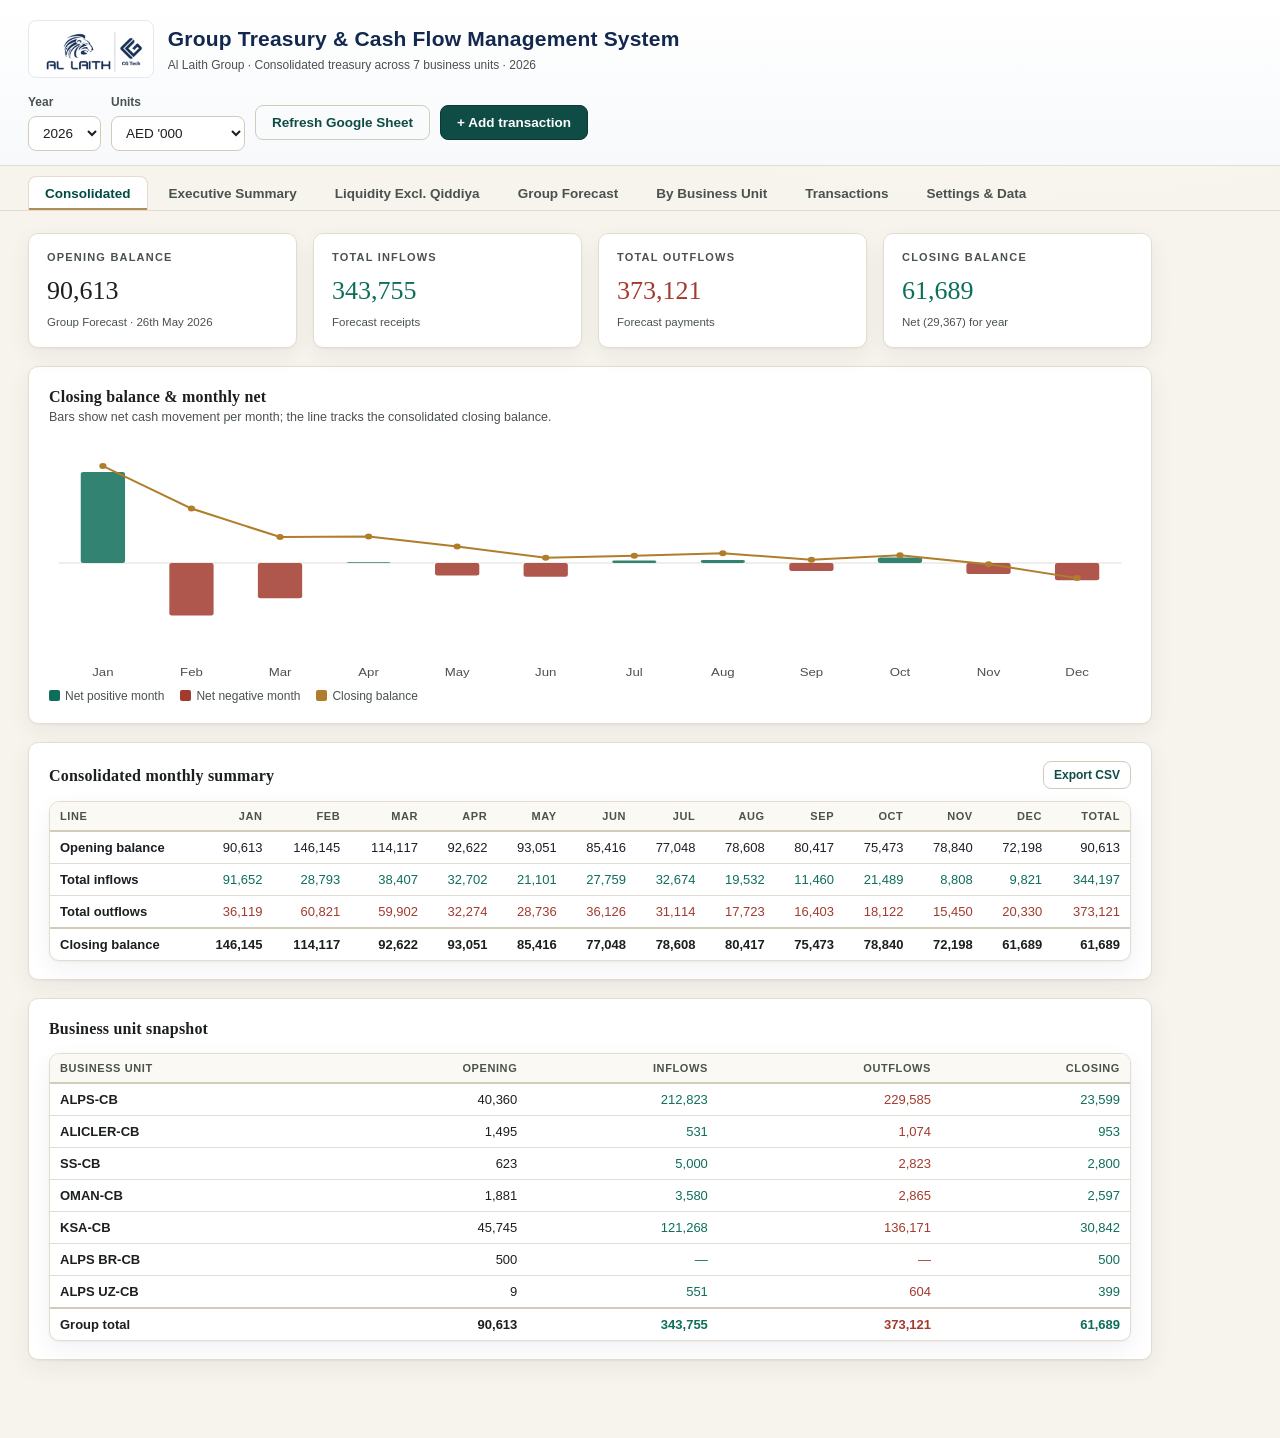
<file: index.html>
<meta charset="utf-8" />
<meta name="viewport" content="width=device-width, initial-scale=1" />
<title>Group Cash Flow Tracker</title>
<style>
  :root{
    --paper:#F7F4ED; --paper-2:#FFFFFF; --ink:#1B1F1D; --ink-soft:#4A524E;
    --line:#E2DDD1; --line-2:#D2CBBA; --forest:#0F4C46; --forest-2:#0B3A35;
    --gold:#B07D2B; --gold-soft:#F2E7CE; --inflow:#0F6E5A; --outflow:#A33A2E;
    --shadow:0 1px 2px rgba(27,31,29,.05),0 8px 24px rgba(27,31,29,.06);
    --r:10px;
  }
  *{box-sizing:border-box}
  html,body{margin:0}
  body{
    background:
      radial-gradient(1200px 600px at 80% -10%, #fffdf7 0%, transparent 60%),
      var(--paper);
    color:var(--ink);
    font-family:"Helvetica Neue",Helvetica,Arial,sans-serif;
    font-size:14px; line-height:1.45; -webkit-font-smoothing:antialiased;
  }
  .num{font-variant-numeric:tabular-nums; font-feature-settings:"tnum" 1}
  h1,h2,h3{font-family:Georgia,"Times New Roman",serif; font-weight:600; letter-spacing:.2px}
  a{color:var(--forest)}
  /* layout */
  header.app{
    padding:20px 28px 14px; border-bottom:1px solid var(--line);
    background:linear-gradient(180deg,#fffdf7,transparent);
    display:flex; align-items:flex-end; justify-content:space-between; gap:16px; flex-wrap:wrap;
  }
  .brand{display:flex; align-items:baseline; gap:14px}
  .brand .mark{
    font-family:Georgia,serif; font-size:13px; letter-spacing:2px; text-transform:uppercase;
    color:var(--forest); border:1px solid var(--forest); border-radius:6px; padding:4px 8px;
  }
  .brand h1{font-size:22px; margin:0}
  .brand .sub{color:var(--ink-soft); font-size:12px; margin-top:2px}
  .topctl{display:flex; gap:10px; align-items:center; flex-wrap:wrap}
  nav.tabs{display:flex; gap:4px; padding:10px 28px 0; flex-wrap:wrap; border-bottom:1px solid var(--line)}
  nav.tabs button{
    background:transparent; border:1px solid transparent; border-bottom:none;
    padding:9px 16px; font-size:13.5px; cursor:pointer; color:var(--ink-soft);
    border-radius:8px 8px 0 0; font-weight:600;
  }
  nav.tabs button.active{color:var(--forest); background:var(--paper-2); border-color:var(--line); box-shadow:0 -2px 0 var(--gold) inset}
  nav.tabs button:hover{color:var(--ink)}
  main{padding:22px 28px 60px; max-width:1180px}
  .view{display:none; animation:rise .35s ease both}
  .view.active{display:block}
  @keyframes rise{from{opacity:0; transform:translateY(8px)}to{opacity:1; transform:none}}
  /* controls */
  select,input,button{font-family:inherit; font-size:13.5px; color:var(--ink)}
  select,input[type=text],input[type=number],input[type=date]{
    padding:8px 10px; border:1px solid var(--line-2); border-radius:8px; background:var(--paper-2);
  }
  input:focus,select:focus{outline:2px solid var(--gold-soft); border-color:var(--gold)}
  label.fld{display:flex; flex-direction:column; gap:5px; font-size:12px; color:var(--ink-soft); font-weight:600}
  .btn{
    background:var(--forest); color:#fff; border:1px solid var(--forest-2); padding:9px 16px;
    border-radius:8px; cursor:pointer; font-weight:600;
  }
  .btn:hover{background:var(--forest-2)}
  .btn.ghost{background:transparent; color:var(--forest); border-color:var(--line-2)}
  .btn.ghost:hover{background:#fff}
  .btn.sm{padding:6px 10px; font-size:12px}
  .btn.danger{background:#fff; color:var(--outflow); border-color:#e3c4bf}
  .btn.danger:hover{background:#fdf2f0}
  /* cards */
  .grid{display:grid; gap:16px}
  .kpis{grid-template-columns:repeat(4,1fr); margin-bottom:18px}
  .card{background:var(--paper-2); border:1px solid var(--line); border-radius:var(--r); box-shadow:var(--shadow)}
  .kpi{padding:16px 18px}
  .kpi .lbl{font-size:11px; text-transform:uppercase; letter-spacing:1.2px; color:var(--ink-soft); font-weight:700}
  .kpi .val{font-family:Georgia,serif; font-size:26px; margin-top:6px}
  .kpi .meta{font-size:11.5px; color:var(--ink-soft); margin-top:4px}
  .pos{color:var(--inflow)} .neg{color:var(--outflow)}
  .panel{padding:18px 20px; margin-bottom:18px}
  .panel h2{font-size:16px; margin:0 0 4px}
  .panel .hint{color:var(--ink-soft); font-size:12.5px; margin:0 0 14px}
  .panelhead{display:flex; align-items:center; justify-content:space-between; gap:12px; flex-wrap:wrap; margin-bottom:12px}
  .panelhead h2{margin:0}
  /* tables */
  table{border-collapse:collapse; width:100%; font-size:13px}
  th,td{padding:8px 10px; text-align:right; white-space:nowrap}
  th:first-child,td:first-child{text-align:left}
  thead th{
    font-size:11px; text-transform:uppercase; letter-spacing:.6px; color:var(--ink-soft);
    border-bottom:2px solid var(--line-2); font-weight:700; background:#fbf9f3; position:sticky; top:0;
  }
  tbody tr{border-bottom:1px solid var(--line)}
  tbody tr:hover{background:#fbf9f3}
  tfoot td{border-top:2px solid var(--line-2); font-weight:700}
  .tablewrap{overflow:auto; border:1px solid var(--line); border-radius:var(--r); background:var(--paper-2); box-shadow:var(--shadow)}
  .rowhead{font-weight:600}
  .muted{color:var(--ink-soft)}
  .tag{display:inline-block; font-size:11px; padding:2px 8px; border-radius:20px; border:1px solid var(--line-2); background:#fbf9f3}
  .tag.in{color:var(--inflow); border-color:#bfe0d6; background:#eff8f4}
  .tag.out{color:var(--outflow); border-color:#e8cdc8; background:#fbf1ef}
  /* entity pills */
  .pills{display:flex; gap:6px; flex-wrap:wrap; margin-bottom:14px}
  .pill{padding:7px 13px; border:1px solid var(--line-2); border-radius:20px; background:var(--paper-2); cursor:pointer; font-weight:600; font-size:12.5px}
  .pill.active{background:var(--forest); color:#fff; border-color:var(--forest-2)}
  /* chart */
  .chart{width:100%; height:230px; display:block}
  .legend{display:flex; gap:16px; font-size:12px; color:var(--ink-soft); margin-top:6px; flex-wrap:wrap}
  .legend i{display:inline-block; width:11px; height:11px; border-radius:2px; margin-right:5px; vertical-align:-1px}
  /* modal */
  .scrim{position:fixed; inset:0; background:rgba(20,24,22,.42); display:none; align-items:center; justify-content:center; padding:18px; z-index:50}
  .scrim.show{display:flex}
  .modal{background:var(--paper); border:1px solid var(--line-2); border-radius:14px; width:min(560px,100%); box-shadow:0 24px 70px rgba(0,0,0,.3); max-height:92vh; overflow:auto}
  .modal header{padding:16px 20px; border-bottom:1px solid var(--line); display:flex; justify-content:space-between; align-items:center}
  .modal header h3{margin:0; font-size:17px}
  .modal .body{padding:18px 20px}
  .modal .foot{padding:14px 20px; border-top:1px solid var(--line); display:flex; justify-content:flex-end; gap:10px; background:#fbf9f3}
  .formgrid{display:grid; grid-template-columns:1fr 1fr; gap:14px}
  .x{background:none; border:none; font-size:20px; cursor:pointer; color:var(--ink-soft); line-height:1}
  .toolbar{display:flex; gap:10px; flex-wrap:wrap; align-items:flex-end; margin-bottom:14px}
  .spacer{flex:1}
  .empty{padding:40px 20px; text-align:center; color:var(--ink-soft)}
  .note{font-size:12px; color:var(--ink-soft); background:#fbf9f3; border:1px dashed var(--line-2); border-radius:8px; padding:10px 12px; margin-top:10px}
  .stat-strip{display:flex; gap:22px; flex-wrap:wrap; margin-top:4px}
  .stat-strip div span{display:block}
  .stat-strip .s-lbl{font-size:11px; text-transform:uppercase; letter-spacing:.8px; color:var(--ink-soft); font-weight:700}
  .stat-strip .s-val{font-family:Georgia,serif; font-size:18px}
  @media(max-width:820px){.kpis{grid-template-columns:repeat(2,1fr)} .formgrid{grid-template-columns:1fr} main{padding:18px 14px 60px}}

  /* ALPS-CB forecast sheet */
  .forecast-tools{display:flex;gap:10px;flex-wrap:wrap;align-items:flex-end;margin-bottom:14px}
  .forecast-table th,.forecast-table td{font-size:12px;padding:7px 8px}
  .forecast-table td:first-child,.forecast-table th:first-child{position:sticky;left:0;background:var(--paper-2);z-index:2;min-width:280px;max-width:360px;white-space:normal}
  .forecast-table thead th:first-child{z-index:4;background:#fbf9f3}
  .forecast-table .section td{background:var(--forest);color:#fff;font-weight:700;text-align:left}
  .forecast-table .section td:first-child{background:var(--forest);color:#fff}
  .forecast-table .total td{font-weight:700;background:#fbf4e5;border-top:2px solid var(--line-2)}
  .forecast-table .total td:first-child{background:#fbf4e5}
  .forecast-table .neg{color:var(--outflow)}
  .forecast-table .pos{color:var(--inflow)}
  .widewrap{overflow:auto;max-height:72vh;border:1px solid var(--line);border-radius:var(--r);background:var(--paper-2);box-shadow:var(--shadow)}
  .mini-note{font-size:12px;color:var(--ink-soft);margin:6px 0 0}


  /* Al Laith branding and management dashboard */
  :root{--alblue:#1E3D73;--alblue-2:#12284F;--algreen:#004B43;--algold:#B08D57;--light:#F5F6F8;--amber:#C98716;--critical:#B3261E}
  header.app{background:linear-gradient(180deg,#ffffff,#f7f9fb);align-items:center}
  .brand{align-items:center}
  .brand-logo{height:58px;width:auto;display:block;object-fit:contain;background:#fff;border-radius:8px;padding:3px 6px;border:1px solid #e6e8ee}
  .brand h1{color:var(--alblue-2);font-family:"Helvetica Neue",Helvetica,Arial,sans-serif;font-weight:800;font-size:21px}
  nav.tabs button.active{color:var(--algreen);box-shadow:0 -2px 0 var(--algold) inset}
  .exec-hero{background:linear-gradient(135deg,var(--alblue-2),var(--alblue));color:#fff;border:none;box-shadow:var(--shadow);padding:22px 24px;border-radius:14px;margin-bottom:18px;display:flex;justify-content:space-between;gap:18px;flex-wrap:wrap;align-items:center}
  .exec-hero h2{font-family:"Helvetica Neue",Helvetica,Arial,sans-serif;font-size:22px;margin:0 0 6px;font-weight:800}.exec-hero p{margin:0;color:#dbe6f8}.exec-actions{display:flex;gap:8px;flex-wrap:wrap}.exec-actions .btn{background:#fff;color:var(--alblue-2);border-color:#fff}.exec-actions .btn.ghost{background:transparent;color:#fff;border-color:rgba(255,255,255,.55)}
  .status-pill{display:inline-block;border-radius:999px;padding:4px 10px;font-weight:800;font-size:11px;letter-spacing:.3px}.status-good{background:#eaf7f0;color:#087041;border:1px solid #b7e3ca}.status-watch{background:#fff6e4;color:#8a5600;border:1px solid #efd19d}.status-critical{background:#fdebea;color:#9f1d16;border:1px solid #f0b5b1}
  .alert-grid{display:grid;grid-template-columns:repeat(3,1fr);gap:12px}.alert-card{padding:14px;border:1px solid var(--line);border-radius:10px;background:#fff}.alert-card strong{display:block;font-size:14px}.alert-card .amt{font-family:Georgia,serif;font-size:20px;margin-top:4px}.threshold-input{width:100px;text-align:right}.report-only{display:none}
  .exec-narrative{font-size:14px;line-height:1.65;color:var(--ink);max-width:980px}
  .exec-narrative h3{font-family:"Helvetica Neue",Helvetica,Arial,sans-serif;color:var(--alblue-2);font-size:15px;margin:18px 0 8px;font-weight:800}
  .exec-narrative p{margin:0 0 12px;white-space:pre-wrap}
  .exec-narrative ol,.exec-narrative ul{margin:8px 0 14px 22px;padding:0}.exec-narrative li{margin:6px 0}
  @media(max-width:900px){.alert-grid{grid-template-columns:1fr}.brand-logo{height:46px}}
  @media print{nav.tabs,.topctl,.exec-actions,.btn,.toolbar,.forecast-tools{display:none!important}body{background:#fff}.view{display:block!important}.view:not(#view-executive){display:none!important}.card,.exec-hero{box-shadow:none}.report-only{display:block}.exec-hero{color:#111;background:#fff;border:1px solid #ddd}}


  /* Version 2: report date and Qiddiya liquidity view */
  .liq-note{font-size:12px;color:var(--ink-soft);margin-top:6px}
  .liq-card .val{font-size:24px}
  #liquidityKpis{grid-template-columns:repeat(5,1fr)}
  @media(max-width:1100px){#liquidityKpis{grid-template-columns:repeat(3,1fr)}}
  @media(max-width:820px){#liquidityKpis{grid-template-columns:repeat(2,1fr)}}
  .comparison-table th{white-space:nowrap}

  /* Column view selector for wide treasury reports */
  .view-mode-controls{display:flex;gap:10px;align-items:flex-end;flex-wrap:wrap;margin-top:8px}
  .view-mode-controls select{min-width:220px}
  .sticky-report th:first-child,.sticky-report td:first-child{position:sticky;left:0;background:var(--paper-2);z-index:2;min-width:280px;max-width:380px;white-space:normal}
  .sticky-report thead th:first-child{z-index:5;background:#fbf9f3}
  .sticky-report .section td{background:var(--forest)!important;color:#fff;font-weight:700;text-align:left}
  .sticky-report .total td{font-weight:700;background:#fbf4e5;border-top:2px solid var(--line-2)}
  .sticky-report .total td:first-child{background:#fbf4e5}

</style>

<header class="app">
  <div class="brand">
    <img class="brand-logo" src="[data-uri]" alt="Al Laith Group logo" />
    <div>
      <h1>Group Treasury &amp; Cash Flow Management System</h1>
      <div class="sub" id="subline">Al Laith Group · Consolidated treasury across business units</div>
    </div>
  </div>
  <div class="topctl">
    <label class="fld">Year
      <select id="yearSel"></select>
    </label>
    <label class="fld">Units
      <select id="unitSel">
        <option value="k">AED '000</option>
        <option value="abs">AED (absolute)</option>
      </select>
    </label>
    <button class="btn ghost" onclick="refreshFromGoogleSheet()">Refresh Google Sheet</button>
    <button class="btn" id="addBtn">+ Add transaction</button>
  </div>
</header>

<nav class="tabs" id="nav">
  <button data-view="dashboard" class="active">Consolidated</button>
  <button data-view="executive">Executive Summary</button>
  <button data-view="liquidity">Liquidity Excl. Qiddiya</button>
  <button data-view="alpscb">Group Forecast</button>
  <button data-view="entity">By Business Unit</button>
  <button data-view="ledger">Transactions</button>
  <button data-view="settings">Settings &amp; Data</button>
</nav>

<main>
  <!-- CONSOLIDATED -->
  <section class="view active" id="view-dashboard">
    <div class="grid kpis" id="kpis"></div>
    <div class="card panel">
      <div class="panelhead">
        <div><h2>Closing balance &amp; monthly net</h2>
        <p class="hint" id="chartHint">Bars show net cash movement per month; the line tracks the consolidated closing balance.</p></div>
      </div>
      <svg class="chart" id="chart" viewBox="0 0 900 230" preserveAspectRatio="none"></svg>
      <div class="legend">
        <span><i style="background:var(--inflow)"></i>Net positive month</span>
        <span><i style="background:var(--outflow)"></i>Net negative month</span>
        <span><i style="background:var(--gold)"></i>Closing balance</span>
      </div>
    </div>
    <div class="card panel">
      <div class="panelhead"><h2>Consolidated monthly summary</h2>
        <button class="btn ghost sm" onclick="exportSummaryCSV('all')">Export CSV</button></div>
      <div class="tablewrap" id="consSummary"></div>
    </div>
    <div class="card panel">
      <div class="panelhead"><h2>Business unit snapshot</h2></div>
      <div class="tablewrap" id="unitSnapshot"></div>
    </div>
  </section>



  <!-- LIQUIDITY EXCLUDING QIDDIYA -->
  <section class="view" id="view-liquidity">
    <div class="exec-hero">
      <div>
        <h2>Available Liquidity – Excluding Qiddiya</h2>
        <p id="liquidityAsOf">Liquid cash available for use after excluding Qiddiya JV cash balances and movements.</p>
      </div>
      <div class="exec-actions">
        <button class="btn" onclick="printExecutiveReport()">PDF Management Report</button>
        <button class="btn ghost" onclick="exportSummaryCSV('liquidity')">Export CSV</button>
      </div>
    </div>

    <div class="grid kpis" id="liquidityKpis"></div>

    <div class="card panel">
      <div class="panelhead">
        <div>
          <h2>Cash position bridge</h2>
          <p class="hint">This reconciles total Group cash including Qiddiya to the liquid cash available for normal treasury use.</p>
        </div>
      </div>
      <div class="tablewrap" id="liquidityBridge"></div>
    </div>

    <div class="card panel">
      <div class="panelhead">
        <div>
          <h2>Monthly cash flow excluding Qiddiya</h2>
          <p class="hint">Sourced from the Google Sheet “ALG-CB” tab and adjusted using the “Qiddiya Balance” tab.</p>
          <div class="view-mode-controls">
            <label class="fld">Column View
              <select id="liquidityViewMode" onchange="renderLiquidityView()">
                <option value="current">Current Reporting Period</option>
                <option value="monthly">Monthly TOT Only</option>
                <option value="weekly">Weekly Detail</option>
              </select>
            </label>
            <span class="mini-note" id="liquidityViewNote">Current view keeps completed months as totals, shows the active reporting week, and keeps future months as totals.</span>
          </div>
        </div>
      </div>
      <div class="tablewrap" id="liquiditySummary"></div>
    </div>

    <div class="card panel">
      <div class="panelhead">
        <div>
          <h2>Qiddiya Balance reference</h2>
          <p class="hint">Sourced from the Google Sheet “Qiddiya Balance” tab where available.</p>
        </div>
      </div>
      <div class="tablewrap" id="qiddiyaReference"></div>
    </div>
  </section>

  <!-- EXECUTIVE SUMMARY -->
  <section class="view" id="view-executive">
    <div class="exec-hero">
      <div>
        <h2>Al Laith Group Treasury Executive Summary</h2>
        <p id="execAsOf">Group cash flow forecast, funding alerts, threshold warnings and variance review.</p>
      </div>
      <div class="exec-actions">
        <button class="btn" onclick="printExecutiveReport()">PDF Management Report</button>
        <button class="btn ghost" onclick="exportForecastExcel()">Export Excel</button>
        <button class="btn ghost" onclick="document.getElementById('excelImport').click()">Import Excel</button>
        <input type="file" id="excelImport" accept=".xlsx,.xls" style="display:none" />
      </div>
    </div>

    <div class="grid kpis" id="execKpis"></div>

    <div class="card panel">
      <div class="panelhead"><h2>Executive management commentary</h2><span class="tag">From Exe Sum tab / AI-style narrative</span></div>
      <div id="execNarrative" class="exec-narrative"><div class="empty">Refresh Google Sheet to load the Executive Summary commentary from the Exe Sum tab.</div></div>
    </div>

    <div class="card panel">
      <div class="panelhead"><h2>Funding requirements alert</h2><span class="tag">Based on minimum cash thresholds</span></div>
      <div id="fundingAlerts" class="alert-grid"></div>
    </div>

    <div class="card panel">
      <div class="panelhead"><h2>Minimum cash threshold warnings</h2></div>
      <div class="tablewrap" id="thresholdTable"></div>
    </div>

    <div class="card panel">
      <div class="panelhead"><h2>Forecast vs Actual / Variance Analysis</h2><span class="tag">Enter actual closing balances when month is closed</span></div>
      <div class="toolbar">
        <label class="fld">Sheet<select id="varianceEntity"></select></label>
        <button class="btn ghost sm" onclick="saveActuals()">Save actuals</button>
      </div>
      <div class="tablewrap" id="varianceTable"></div>
    </div>

    <div class="card panel">
      <div class="panelhead"><h2>Google Sheet live connection</h2><span class="tag">For GitHub Pages deployment</span></div>
      <p class="hint">Paste a published Google Apps Script JSON endpoint. When the workbook is updated, click Refresh to update the dashboard. Auto-refresh can also be enabled after the app is hosted.</p>
      <div class="toolbar">
        <label class="fld" style="flex:1;min-width:320px">Google Sheet / Apps Script JSON URL
          <input type="text" id="googleSheetUrl" placeholder="https://script.google.com/macros/s/.../exec" />
        </label>
        <button class="btn" onclick="saveGoogleSheetUrl()">Save URL</button>
        <button class="btn ghost" onclick="refreshFromGoogleSheet()">Refresh from Google Sheet</button>
      </div>
      <div class="note" id="googleSheetNote">For private Google Drive files, use a small Google Apps Script Web App as the bridge. A normal GitHub HTML page cannot directly read private Drive files without authorization.</div>
    </div>
  </section>


  <!-- ALPS-CB FORECAST -->
  <section class="view" id="view-alpscb">
    <div class="grid kpis" id="alpsKpis"></div>
    <div class="card panel">
      <div class="panelhead">
        <div>
          <h2>Cash flow forecast by sheet</h2>
          <p class="hint" id="alpsSub">Loaded from ALPS-CB, ALICLER-CB, SS-CB, OMAN-CB, KSA-CB, ALPS BR-CB and ALPS UZ-CB, with automatic group consolidation.</p>
        </div>
        <div style="display:flex;gap:8px;align-items:flex-end;flex-wrap:wrap"><label class="fld">Sheet<select id="forecastEntity"></select></label><button class="btn ghost sm" onclick="exportAlpsCSV()">Export CSV</button></div>
      </div>
      <div class="tablewrap" id="alpsMonthly"></div>
      <p class="mini-note">Figures are in AED '000. June now includes four working week columns (Jun W1 to Jun W4) plus Jun TOT. Monthly totals remain unchanged.</p>
    </div>
    <div class="card panel">
      <div class="forecast-tools">
        <label class="fld">View
          <select id="alpsViewMode"><option value="monthly">Monthly totals</option><option value="weekly">Full weekly/monthly sheet</option></select>
        </label>
        <label class="fld">Sheet
          <select id="forecastEntity2"></select>
        </label>
        <label class="fld">Search line
          <input type="text" id="alpsSearch" placeholder="e.g. supplier, salary, capex…" />
        </label>
      </div>
      <div class="widewrap" id="alpsSheet"></div>
    </div>
  </section>

  <!-- BY ENTITY -->
  <section class="view" id="view-entity">
    <div class="pills" id="entityPills"></div>
    <div class="stat-strip card panel" id="entityStats"></div>
    <div class="card panel">
      <div class="panelhead">
        <h2 id="entitySummaryTitle">Monthly summary</h2>
        <button class="btn ghost sm" id="entityCSV">Export CSV</button>
      </div>
      <div class="tablewrap" id="entitySummary"></div>
    </div>
    <div class="card panel">
      <div class="panelhead"><h2 id="entityCashPositionTitle">Weekly / monthly cash position</h2><span class="tag">From Google Sheet</span></div>
      <div class="widewrap" id="entityCashPosition"></div>
    </div>
    <div class="card panel">
      <div class="panelhead"><h2 id="entityInflowsTitle">Detailed inflows</h2><span class="tag">Same lines as Google Sheet</span></div>
      <div class="widewrap" id="entityInflowsDetail"></div>
    </div>
    <div class="card panel">
      <div class="panelhead"><h2 id="entityOutflowsTitle">Detailed outflows</h2><span class="tag">Same lines as Google Sheet</span></div>
      <div class="widewrap" id="entityOutflowsDetail"></div>
    </div>
    <div class="card panel">
      <div class="panelhead"><h2>Transactions for this unit</h2>
        <button class="btn sm" id="entityAdd">+ Add</button></div>
      <div class="tablewrap" id="entityLedger"></div>
    </div>
  </section>

  <!-- LEDGER -->
  <section class="view" id="view-ledger">
    <div class="toolbar">
      <label class="fld">Business unit
        <select id="fEntity"><option value="">All units</option></select></label>
      <label class="fld">Type
        <select id="fType"><option value="">All</option><option value="inflow">Inflow</option><option value="outflow">Outflow</option></select></label>
      <label class="fld">Category
        <select id="fCat"><option value="">All categories</option></select></label>
      <label class="fld">Search
        <input type="text" id="fSearch" placeholder="description…" /></label>
      <div class="spacer"></div>
      <button class="btn" id="ledgerAdd">+ Add transaction</button>
    </div>
    <div class="card panel" style="padding:0">
      <div class="tablewrap" id="ledgerTable" style="border:none; box-shadow:none"></div>
    </div>
  </section>

  <!-- SETTINGS -->
  <section class="view" id="view-settings">
    <div class="card panel">
      <div class="panelhead"><h2>Report settings</h2><span class="tag">Management report</span></div>
      <p class="hint">Set the report date used in the dashboard header and executive summary. This is independent from the forecast period in the Google Sheet.</p>
      <div class="toolbar">
        <label class="fld">Report Date
          <input type="date" id="reportDateInput" />
        </label>
        <button class="btn" onclick="saveReportSettings()">Save Settings</button>
      </div>
      <div class="note" id="reportSettingsNote">Report date not set.</div>
    </div>
    <div class="card panel">
      <h2>Business units &amp; opening balances</h2>
      <p class="hint">Set each unit's opening cash balance for the start of the selected year. Figures use the unit selected in the header.</p>
      <div class="tablewrap" id="openingTable"></div>
    </div>
    <div class="card panel">
      <div class="panelhead"><h2>Categories</h2>
        <div style="display:flex; gap:8px">
          <button class="btn ghost sm" onclick="addCategory('inflow')">+ Inflow category</button>
          <button class="btn ghost sm" onclick="addCategory('outflow')">+ Outflow category</button>
        </div>
      </div>
      <div class="formgrid">
        <div><div class="rowhead" style="margin-bottom:8px">Inflow categories</div><div id="inflowCats"></div></div>
        <div><div class="rowhead" style="margin-bottom:8px">Outflow categories</div><div id="outflowCats"></div></div>
      </div>
    </div>

    <div class="card panel">
      <div class="panelhead"><h2>Google Sheet live connection</h2><span class="tag">Live data source</span></div>
      <p class="hint">Your Apps Script URL is saved here. After updating the Google Sheet, click Refresh Google Sheet to update the dashboard figures.</p>
      <div class="toolbar">
        <label class="fld" style="flex:1;min-width:320px">Google Apps Script API URL
          <input type="text" id="googleSheetUrlSettings" placeholder="https://script.google.com/macros/s/.../exec" />
        </label>
        <button class="btn" onclick="saveGoogleSheetUrl()">Save URL</button>
        <button class="btn ghost" onclick="refreshFromGoogleSheet()">Refresh Google Sheet</button>
      </div>
      <div class="note" id="googleSheetNoteSettings">Not refreshed yet.</div>
    </div>
    <div class="card panel">
      <h2>Data &amp; backup</h2>
      <p class="hint">Your data saves automatically in this app. Export a backup file anytime, or import one to restore / move to another device.</p>
      <div style="display:flex; gap:10px; flex-wrap:wrap">
        <button class="btn" onclick="exportJSON()">Download backup (JSON)</button>
        <button class="btn ghost" onclick="document.getElementById('importFile').click()">Import backup</button>
        <input type="file" id="importFile" accept="application/json" style="display:none" />
        <button class="btn danger" onclick="resetAll()">Reset all data</button>
      </div>
      <div class="note" id="storageNote"></div>
    </div>
  </section>
</main>

<!-- MODAL -->
<div class="scrim" id="scrim">
  <div class="modal">
    <header><h3 id="modalTitle">Add transaction</h3><button class="x" onclick="closeModal()">×</button></header>
    <div class="body">
      <div class="formgrid">
        <label class="fld">Business unit
          <select id="mEntity"></select></label>
        <label class="fld">Date
          <input type="date" id="mDate" /></label>
        <label class="fld">Type
          <select id="mType"><option value="inflow">Inflow (money in)</option><option value="outflow">Outflow (money out)</option></select></label>
        <label class="fld">Category
          <select id="mCat"></select></label>
        <label class="fld" style="grid-column:1/-1">Description
          <input type="text" id="mDesc" placeholder="e.g. Qiddiya Phase 1 receipt" /></label>
        <label class="fld">Amount
          <input type="number" id="mAmt" step="0.01" min="0" placeholder="0.00" /></label>
        <label class="fld">&nbsp;
          <span class="muted" id="mUnitHint" style="padding-top:9px"></span></label>
      </div>
    </div>
    <div class="foot">
      <button class="btn danger" id="mDelete" style="margin-right:auto; display:none">Delete</button>
      <button class="btn ghost" onclick="closeModal()">Cancel</button>
      <button class="btn" id="mSave">Save transaction</button>
    </div>
  </div>
</div>

<script>
var DEFAULT_GOOGLE_SHEET_URL = 'https://script.google.com/macros/s/AKfycbzmnGUq4lY8ZQeuHBgILPmv317HX5t4ou-dFVQZxhKe0SAe_4WfLDRGdfvsvffQQkIS/exec';
var SHEET_IMPORT_NAMES = ['ALPS-CB','ALICLER-CB','SS-CB','OMAN-CB','KSA-CB','ALPS BR-CB','ALPS UZ-CB'];
var DASHBOARD_DATA = null;
var QIDDIYA_DATA = null;
/* ---------------- storage layer (window.storage with in-memory fallback) ------------- */
const KEY='cashflow_data';
let hasStorage = typeof window!=='undefined' && window.storage && typeof window.storage.get==='function';
let mem=null; // in-memory fallback
async function loadRaw(){
  if(hasStorage){
    try{ const r=await window.storage.get(KEY); return r? r.value : null; }
    catch(e){ return null; }
  }
  return mem;
}
async function saveRaw(str){
  if(hasStorage){ try{ await window.storage.set(KEY,str); return; }catch(e){ hasStorage=false; } }
  mem=str;
}

/* ---------------- model ---------------- */
const ENTITIES=[
  {id:'alps',  name:'ALPS-CB',     label:'ALPS'},
  {id:'alic',  name:'ALICLER-CB',  label:'ALICLER'},
  {id:'ss',    name:'SS-CB',       label:'SS'},
  {id:'oman',  name:'Oman-CB',     label:'Oman'},
  {id:'ksa',   name:'Ksa-CB',      label:'KSA'},
  {id:'br',    name:'ALPS BR-CB',  label:'ALPS BR'},
  {id:'uz',    name:'ALPS UZ-CB',  label:'ALPS UZ'},
];
const DEFAULT_INFLOW=['Collections','Advance Received','Intercompany Transfer','Borrowings','Arch Income','Returned Cheque','Others'];
const DEFAULT_OUTFLOW=['Supplier Payments','Sub Contractors','Proj Exp','Salaries & Wages','Manpower Outsourced','Rent','Mortgage','Auto Loan','Term Loan','Fuel','Telecommunication','Utility','Visa','Vat/Tax','Bank Charges','Bank Guarantees','Insurance','Credit Cards','Petty Cash','IT / Digital & Office Exp','Audit Fees','Legal & Professional Fees','Trade License','Sponsorship Fee','Marketing & Branding','Staff Tickets/Travel','Final Sett/Leave Salary','Loans to Employee','Bonus','Capital Expenses','Intercompany Loan/Dividend','Project Qiddiya Outflow','Others'];

function freshData(){
  return {
    version:1, year:2026, unit:'k',
    entities:ENTITIES.map(e=>({...e, opening:0})),
    inflowCategories:[...DEFAULT_INFLOW],
    outflowCategories:[...DEFAULT_OUTFLOW],
    transactions:[]
  };
}
let D=freshData();

/* ---------------- helpers ---------------- */
const $=id=>document.getElementById(id);
const uid=()=>Date.now().toString(36)+Math.random().toString(36).slice(2,7);
const MONTHS=['Jan','Feb','Mar','Apr','May','Jun','Jul','Aug','Sep','Oct','Nov','Dec'];
function fmt(n){
  if(n===0||n===undefined||n===null||isNaN(n)) return '—';
  const neg=n<0; const v=Math.abs(n);
  const s=v.toLocaleString('en-US',{maximumFractionDigits:D.unit==='k'?0:2, minimumFractionDigits:0});
  return neg? '('+s+')' : s;
}
function cls(n){ return n<0?'neg':(n>0?'pos':'muted'); }
function monthsOf(){ return MONTHS.map((m,i)=>D.year+'-'+String(i+1).padStart(2,'0')); }
function mKey(d){ return (d||'').slice(0,7); }

/* compute monthly opening/inflow/outflow/closing for an entity in selected year */
function forecastEntityForId(entId){
  const ent=D.entities.find(e=>e.id===entId);
  if(!ent || typeof FORECAST_DATA==='undefined' || !Array.isArray(FORECAST_DATA.entities)) return null;
  const target=String(ent.name||'').toLowerCase().replace(/\s+/g,'').replace(/oman-cb/,'oman-cb').replace(/ksa-cb/,'ksa-cb');
  return FORECAST_DATA.entities.find(f=>String(f.sheet||f.name||'').toLowerCase().replace(/\s+/g,'')===target) || null;
}
function entityMonthly(entId){
  // Prefer live Google Sheet / forecast data for the By Business Unit tab.
  const fEnt=forecastEntityForId(entId);
  if(fEnt && Array.isArray(fEnt.monthlySummary) && fEnt.monthlySummary.length){
    const rows=monthsOnly(fEnt.monthlySummary).map(r=>({
      month:r.month,
      opening:Number(r.opening)||0,
      inflow:Number(r.inflows)||0,
      outflow:Number(r.outflows)||0,
      closing:(r.closing!==undefined&&r.closing!==null&&!isNaN(Number(r.closing))&&Number(r.closing)!==0?Number(r.closing):((Number(r.opening)||0)+(Number(r.inflows)||0)-(Number(r.outflows)||0)))
    }));
    while(rows.length<12){ rows.push({month:MONTHS[rows.length],opening:0,inflow:0,outflow:0,closing:0}); }
    return {opening:rows[0]?.opening||0, rows:rows.slice(0,12)};
  }

  // Fallback to manually entered transaction ledger.
  const ent=D.entities.find(e=>e.id===entId);
  const open=ent? (+ent.opening||0):0;
  const months=monthsOf();
  const inflow=Array(12).fill(0), outflow=Array(12).fill(0);
  D.transactions.forEach(t=>{
    if(t.entityId!==entId) return;
    const k=mKey(t.date); const idx=months.indexOf(k);
    if(idx<0) return;
    if(t.type==='inflow') inflow[idx]+= +t.amount||0; else outflow[idx]+= +t.amount||0;
  });
  const rows=[]; let prevClose=open;
  for(let i=0;i<12;i++){
    const op=prevClose; const cl=op+inflow[i]-outflow[i];
    rows.push({month:MONTHS[i], opening:op, inflow:inflow[i], outflow:outflow[i], closing:cl});
    prevClose=cl;
  }
  return {opening:open, rows};
}
function consolidated(){
  const months=Array.from({length:12},()=>({opening:0,inflow:0,outflow:0,closing:0}));
  let totalOpen=0;
  D.entities.forEach(e=>{
    const em=entityMonthly(e.id); totalOpen+=em.opening;
    em.rows.forEach((r,i)=>{months[i].opening+=r.opening; months[i].inflow+=r.inflow; months[i].outflow+=r.outflow; months[i].closing+=r.closing;});
  });
  return {totalOpen, months};
}

/* ---------------- rendering: consolidated ---------------- */
function renderDashboard(){
  // The Consolidated tab must be driven by the imported Group Forecast,
  // not the separate transaction-entry ledger. This keeps it aligned with
  // the Group Forecast and Business Unit forecast tabs.
  const group = (typeof FORECAST_DATA !== 'undefined' && FORECAST_DATA.group) ? FORECAST_DATA.group : null;
  if(!group || !group.monthlySummary){
    const c=consolidated();
    $('consSummary').innerHTML=summaryTable(c.months, c.totalOpen);
    renderChart(c.months);
    return;
  }
  const months = monthsOnly(group.monthlySummary).map(r=>({
    month:r.month,
    opening:Number(r.opening)||0,
    inflow:Number(r.inflows)||0,
    outflow:Number(r.outflows)||0,
    closing:Number(r.closing)||0
  }));
  const year = group.monthlySummary.find(r=>r.month==='Year Total') || {
    opening: months[0]?.opening || 0,
    inflows: months.reduce((a,m)=>a+m.inflow,0),
    outflows: months.reduce((a,m)=>a+m.outflow,0),
    closing: months[months.length-1]?.closing || 0
  };
  const opening = Number(year.opening)||Number(months[0]?.opening)||0;
  const inSum = Number(year.inflows)||months.reduce((a,m)=>a+m.inflow,0);
  const outSum = Number(year.outflows)||months.reduce((a,m)=>a+m.outflow,0);
  const closing = Number(year.closing)||Number(months[months.length-1]?.closing)||0;
  const net = inSum-outSum;

  $('kpis').innerHTML=[
    ['Opening balance', fmt(opening),'Group Forecast · '+(FORECAST_DATA.asOf||D.year),''],
    ['Total inflows', fmt(inSum),'Forecast receipts','pos'],
    ['Total outflows', fmt(outSum),'Forecast payments','neg'],
    ['Closing balance', fmt(closing), (net>=0?'Net +':'Net ')+fmt(net)+' for year', cls(closing)]
  ].map(k=>`<div class="card kpi"><div class="lbl">${k[0]}</div><div class="val num ${k[3]}">${k[1]}</div><div class="meta">${k[2]}</div></div>`).join('');

  $('consSummary').innerHTML=summaryTable(months, opening);
  renderChart(months);

  const entitySheets = forecastSheets().filter(s=>s.sheet!=='GROUP');
  const rows = entitySheets.map(s=>{
    const m = monthsOnly(s.monthlySummary||[]);
    const y = (s.monthlySummary||[]).find(r=>r.month==='Year Total') || {};
    const op = Number(y.opening)||Number(m[0]?.opening)||0;
    const ins = Number(y.inflows)||m.reduce((a,r)=>a+(Number(r.inflows)||0),0);
    const outs = Number(y.outflows)||m.reduce((a,r)=>a+(Number(r.outflows)||0),0);
    const close = Number(y.closing)||Number(m[m.length-1]?.closing)||0;
    return `<tr><td class="rowhead">${escapeHtml(s.name||s.sheet)}</td><td class="num">${fmt(op)}</td>
      <td class="num pos">${fmt(ins)}</td><td class="num neg">${fmt(outs)}</td>
      <td class="num ${cls(close)}">${fmt(close)}</td></tr>`;
  }).join('');
  $('unitSnapshot').innerHTML=`<table><thead><tr><th>Business unit</th><th>Opening</th><th>Inflows</th><th>Outflows</th><th>Closing</th></tr></thead>
    <tbody>${rows}</tbody>
    <tfoot><tr><td>Group total</td><td class="num">${fmt(opening)}</td><td class="num pos">${fmt(inSum)}</td><td class="num neg">${fmt(outSum)}</td><td class="num ${cls(closing)}">${fmt(closing)}</td></tr></tfoot></table>`;
}
function summaryTable(months, opening){
  const head='<tr><th>Line</th>'+MONTHS.map(m=>`<th>${m}</th>`).join('')+'<th>Total</th></tr>';
  const inTot=months.reduce((a,m)=>a+m.inflow,0);
  const outTot=months.reduce((a,m)=>a+m.outflow,0);
  const r=(label,vals,total,klass='')=>`<tr><td class="rowhead">${label}</td>${vals.map(v=>`<td class="num ${klass}">${fmt(v)}</td>`).join('')}<td class="num ${klass}">${fmt(total)}</td></tr>`;
  return `<table><thead>${head}</thead><tbody>
    ${r('Opening balance', months.map(m=>m.opening), opening)}
    ${r('Total inflows', months.map(m=>m.inflow), inTot,'pos')}
    ${r('Total outflows', months.map(m=>m.outflow), outTot,'neg')}
    </tbody><tfoot>
    ${r('Closing balance', months.map(m=>m.closing), months[11].closing)}
    </tfoot></table>`;
}

function renderChart(months){
  const svg=$('chart'); const W=900,H=230, padL=8,padR=8,padT=14,padB=22;
  const innerW=W-padL-padR, innerH=H-padT-padB;
  const nets=months.map(m=>m.inflow-m.outflow);
  const closes=months.map(m=>m.closing);
  const maxNet=Math.max(1,...nets.map(Math.abs));
  const allClose=closes.concat([0]); const cMin=Math.min(...allClose), cMax=Math.max(...allClose,1);
  const cRange=(cMax-cMin)||1;
  const bw=innerW/12, barW=bw*0.5;
  const zeroY=padT+innerH/2;
  let bars='', line='', dots='', labels='';
  months.forEach((m,i)=>{
    const x=padL+i*bw+bw/2;
    const h=(Math.abs(nets[i])/maxNet)*(innerH/2-6);
    const y=nets[i]>=0? zeroY-h : zeroY;
    bars+=`<rect x="${x-barW/2}" y="${y}" width="${barW}" height="${h}" rx="2" fill="${nets[i]>=0?'#0F6E5A':'#A33A2E'}" opacity=".85"></rect>`;
    const cy=padT+innerH-((closes[i]-cMin)/cRange)*innerH;
    line+=(i===0?'M':'L')+x+' '+cy+' ';
    dots+=`<circle cx="${x}" cy="${cy}" r="3" fill="#B07D2B"></circle>`;
    labels+=`<text x="${x}" y="${H-6}" font-size="11" fill="#4A524E" text-anchor="middle" font-family="Helvetica,Arial">${MONTHS[i]}</text>`;
  });
  svg.innerHTML=`<line x1="${padL}" y1="${zeroY}" x2="${W-padR}" y2="${zeroY}" stroke="#E2DDD1"></line>
    ${bars}<path d="${line}" fill="none" stroke="#B07D2B" stroke-width="2"></path>${dots}${labels}`;
}

const FORECAST_DATA = {"asOf":"26th May 2026","entities":[{"sheet":"ALPS-CB","name":"ALPS-CB","title":"Cash Forecast As Of 26th May 2026","company":"Al Laith Group","entity":0.0,"statement":"Estimated Statement Of Cash Receipts & Disbursements For The Year 2026","unit":"AED '000","periods":[{"col":2,"month":"Jan","period":"1-13","key":"Jan 1-13"},{"col":3,"month":"Jan","period":"14-20","key":"Jan 14-20"},{"col":4,"month":"Jan","period":"21-27","key":"Jan 21-27"},{"col":5,"month":"Jan","period":"28-31","key":"Jan 28-31"},{"col":6,"month":"Jan","period":"TOT","key":"Jan TOT"},{"col":7,"month":"Feb","period":"1-10","key":"Feb 1-10"},{"col":8,"month":"Feb","period":"11-17","key":"Feb 11-17"},{"col":9,"month":"Feb","period":"18-24","key":"Feb 18-24"},{"col":10,"month":"Feb","period":"25-28","key":"Feb 25-28"},{"col":11,"month":"Feb","period":"","key":"Feb"},{"col":12,"month":"Feb","period":"TOT","key":"Feb TOT"},{"col":13,"month":"Mar","period":"1-10","key":"Mar 1-10"},{"col":14,"month":"Mar","period":"11-17","key":"Mar 11-17"},{"col":15,"month":"Mar","period":"18-24","key":"Mar 18-24"},{"col":16,"month":"Mar","period":"25-31","key":"Mar 25-31"},{"col":17,"month":"Mar","period":"","key":"Mar"},{"col":18,"month":"Mar","period":"TOT","key":"Mar TOT"},{"col":19,"month":"Apr","period":"01-07","key":"Apr 01-07"},{"col":20,"month":"Apr","period":"08-14","key":"Apr 08-14"},{"col":21,"month":"Apr","period":"15-21","key":"Apr 15-21"},{"col":22,"month":"Apr","period":"22-28","key":"Apr 22-28"},{"col":23,"month":"Apr","period":"29-30","key":"Apr 29-30"},{"col":24,"month":"Apr","period":"TOT","key":"Apr TOT"},{"col":25,"month":"May","period":"01-05","key":"May 01-05"},{"col":26,"month":"May","period":"06-12","key":"May 06-12"},{"col":27,"month":"May","period":"13-19","key":"May 13-19"},{"col":28,"month":"May","period":"20-26","key":"May 20-26"},{"col":29,"month":"May","period":"27-31","key":"May 27-31"},{"col":30,"month":"May","period":"","key":"May"},{"col":31,"month":"May","period":"TOT","key":"May TOT"},{"col":32,"month":"Jun","period":"TOT","key":"Jun TOT"},{"col":33,"month":"Jul","period":"TOT","key":"Jul TOT"},{"col":34,"month":"Aug","period":"TOT","key":"Aug TOT"},{"col":35,"month":"Sep","period":"TOT","key":"Sep TOT"},{"col":36,"month":"Oct","period":"TOT","key":"Oct TOT"},{"col":37,"month":"Nov","period":"TOT","key":"Nov TOT"},{"col":38,"month":"Dec","period":"TOT","key":"Dec TOT"},{"col":39,"month":"Total","period":"","key":"Total"}],"rows":[{"excelRow":9,"label":"Cash Flow From Operating Activities","type":"section","values":[null,null,null,null,null,null,null,null,null,null,null,null,null,null,null,null,null,null,null,null,null,null,null,null,null,null,null,null,null,null,null,null,null,null,null,null,null,null]},{"excelRow":11,"label":"Estimated Cash Balance  At The Beginning Of The Period","type":"total","values":[40360.465,25754.898,30028.63,30403.922,40360.465,35313.368,38803.016,40500.176,42430.523,36819.109,35313.368,36819.109,46073.979,44413.572,45293.031,41239.841,36819.109,41239.841,42356.285,42566.943,47873.87,43897.177,41239.841,43628.73,48579.029,48022.667,47380.41,42225.92,41310.693,43628.73,41310.693,29254.307,38793.975,41531.103,37701.85,37495.164,32677.032,40360.465]},{"excelRow":13,"label":"Estimated Cash Inflows","type":"section","values":[null,null,null,null,null,null,null,null,null,null,null,null,null,null,null,null,null,null,null,null,null,null,null,null,null,null,null,null,null,null,null,null,null,null,null,null,null,null]},{"excelRow":14,"label":"Debt Aging Forecast","type":"line","values":[0.0,0.0,0.0,0.0,0.0,0.0,0.0,0.0,0.0,0.0,0.0,0.0,0.0,0.0,0.0,0.0,0.0,0.0,0.0,0.0,0.0,0.0,0.0,0.0,0.0,0.0,0.0,0.0,0.0,0.0,11200.0,6266.713,3008.671,2090.563,918.113,0.0,0.0,23484.06]},{"excelRow":15,"label":"Collections During Period","type":"line","values":[4096.576,3940.726,2969.785,9196.413,20203.5,5060.94,6271.844,4969.22,1175.687,0.0,17477.691,4890.75,2455.692,5515.051,6628.509,0.0,19490.002,2497.369,3592.671,8194.811,2720.098,2449.726,19454.676,5386.084,1582.792,2440.526,3803.105,555.03,0.0,13767.537,0.0,0.0,0.0,0.0,0.0,0.0,0.0,90393.406]},{"excelRow":16,"label":"Projected Collection","type":"line","values":[0.0,0.0,0.0,0.0,0.0,0.0,0.0,0.0,0.0,0.0,0.0,0.0,0.0,0.0,0.0,0.0,0.0,0.0,0.0,0.0,0.0,0.0,0.0,0.0,0.0,0.0,0.0,0.0,0.0,0.0,0.0,17568.64,14025.183,6618.058,7493.325,6669.337,7279.387,59653.931]},{"excelRow":17,"label":"Total Debtor Collection","type":"total","values":[4096.576,3940.726,2969.785,9196.413,20203.5,5060.94,6271.844,4969.22,1175.687,0.0,17477.691,4890.75,2455.692,5515.051,6628.509,0.0,19490.002,2497.369,3592.671,8194.811,2720.098,2449.726,19454.676,5386.084,1582.792,2440.526,3803.105,555.03,0.0,13767.537,11200.0,23835.353,17033.854,8708.621,8411.438,6669.337,7279.387,173531.397]},{"excelRow":18,"label":"% Collections On Billing","type":"line","values":[null,null,null,null,null,null,null,null,null,null,null,null,null,null,null,null,null,null,null,null,null,null,null,null,null,null,null,null,null,null,null,null,null,null,null,null,null,null]},{"excelRow":20,"label":"Advance Received","type":"line","values":[679.511,51.161,9.975,49.41,790.057,20.0,57.55,72.17,7.6,0.0,157.32,247.08,43.0,3.99,24.338,0.0,318.408,3.675,3.308,23.034,1.02,0.0,31.037,0.525,1.05,49.013,4.2,0.0,0.0,54.788,0.0,0.0,0.0,0.0,0.0,0.0,0.0,1351.609]},{"excelRow":21,"label":"Returned Chq","type":"line","values":[0.0,0.0,0.0,0.0,0.0,0.0,0.0,0.0,0.0,0.0,0.0,0.0,-15.75,0.0,-22.54,0.0,-38.29,0.0,0.0,0.0,0.0,0.0,0.0,0.0,0.0,0.0,0.0,0.0,0.0,0.0,0.0,0.0,0.0,0.0,0.0,0.0,0.0,-38.29]},{"excelRow":22,"label":"Intercompany Trf","type":"line","values":[-4940.508,0.0,31.133,1882.263,-3027.113,57.75,-200.0,0.0,19999.97,0.0,19857.72,0.0,0.0,0.0,0.0,0.0,0.0,-268.868,0.0,0.0,0.0,0.0,-268.868,0.0,0.0,48.57,-367.5,0.0,0.0,-318.93,758.936,10000.0,0.0,0.0,0.0,0.0,0.0,27001.746]},{"excelRow":23,"label":"Borrowings","type":"line","values":[0.0,0.0,0.0,0.0,0.0,0.0,0.0,0.0,0.0,0.0,0.0,0.0,0.0,0.0,0.0,0.0,0.0,0.0,0.0,0.0,0.0,0.0,0.0,0.0,0.0,0.0,0.0,0.0,0.0,0.0,0.0,0.0,0.0,0.0,0.0,0.0,0.0,0.0]},{"excelRow":24,"label":"Others","type":"line","values":[22.917,0.0,0.0,252.0,274.917,0.0,1898.706,1680.0,0.0,0.0,3578.706,5557.5,1.75,-1785.182,0.0,0.0,3774.068,23.379,4.8,0.0,-1680.0,0.0,-1651.821,0.0,0.0,0.0,1.147,0.0,0.0,1.147,0.0,0.0,0.0,0.0,5000.0,0.0,0.0,10977.016]},{"excelRow":25,"label":"Project Qiddiya Inflow","type":"line","values":[0.0,0.0,0.0,0.0,0.0,0.0,0.0,0.0,0.0,0.0,0.0,0.0,0.0,0.0,0.0,0.0,0.0,0.0,0.0,0.0,0.0,0.0,0.0,0.0,0.0,0.0,0.0,0.0,0.0,0.0,0.0,0.0,0.0,0.0,0.0,0.0,0.0,0.0]},{"excelRow":26,"label":"Total Inflows","type":"total","values":[-141.505,3991.887,3010.893,11380.085,18241.36,5138.69,8028.1,6721.39,21183.257,0.0,41071.437,10695.33,2484.692,3733.858,6630.307,0.0,23544.187,2255.556,3600.778,8217.846,1041.118,2449.726,17565.024,5386.609,1583.842,2538.109,3440.952,555.03,0.0,13504.542,11958.936,33835.353,17033.854,8708.621,13411.438,6669.337,7279.387,212823.477]},{"excelRow":28,"label":"Estimated Cash Outflows","type":"section","values":[null,null,null,null,null,null,null,null,null,null,null,null,null,null,null,null,null,null,null,null,null,null,null,null,null,null,null,null,null,null,null,null,null,null,null,null,null,null]},{"excelRow":29,"label":"Suppliers","type":"section","values":[null,null,null,null,null,null,null,null,null,null,null,null,null,null,null,null,null,null,null,null,null,null,null,null,null,null,null,null,null,null,null,null,null,null,null,null,null,null]},{"excelRow":30,"label":"Supplier Payments","type":"line","values":[4270.511,201.757,137.464,2630.896,7240.628,5.839,609.824,2068.391,3307.557,0.0,5991.612,-28.48,65.002,1.837,5147.316,0.0,5185.676,403.314,180.053,808.701,4591.703,8.558,5992.328,0.0,0.735,512.01,5086.482,718.538,0.0,6317.766,1400.0,1400.0,1400.0,2450.0,2450.0,2450.0,2450.0,44728.01]},{"excelRow":31,"label":"Sub Contractors","type":"line","values":[0.0,0.0,0.0,0.0,0.0,0.0,0.0,587.565,0.0,0.0,587.565,0.0,0.0,0.0,0.0,0.0,0.0,0.0,0.0,0.0,0.0,0.0,0.0,0.0,0.0,0.0,345.396,0.0,0.0,345.396,0.0,0.0,0.0,0.0,0.0,0.0,0.0,932.961]},{"excelRow":32,"label":"Proj Exp","type":"line","values":[1041.181,13.532,0.0,1183.864,2238.578,609.316,1988.719,0.0,9.828,0.0,2607.863,59.848,122.674,13.986,238.825,0.0,435.333,494.785,508.085,642.653,147.0,321.456,2113.979,106.197,1122.176,249.858,97.507,587.625,0.0,2163.363,7690.552,6656.707,1675.221,772.582,0.0,0.0,0.0,26354.177]},{"excelRow":33,"label":"Proj Exp KSA","type":"line","values":[0.0,0.0,0.0,0.0,0.0,0.0,0.0,0.0,0.0,0.0,0.0,0.0,0.0,0.0,0.0,0.0,0.0,0.0,0.0,0.0,0.0,0.0,0.0,0.0,0.0,0.0,0.0,0.0,0.0,0.0,0.0,0.0,0.0,0.0,0.0,0.0,0.0,0.0]},{"excelRow":34,"label":"Payment for Fixed Services","type":"line","values":[39.235,0.0,144.707,0.0,183.942,0.0,0.0,146.529,0.0,0.0,146.529,0.0,0.0,0.0,123.585,0.0,123.585,0.0,0.0,151.834,0.0,0.0,151.834,0.0,0.0,0.0,141.311,0.0,0.0,141.311,125.0,125.0,125.0,125.0,125.0,125.0,125.0,1622.201]},{"excelRow":35,"label":"Payments in Advance","type":"line","values":[50.651,34.755,101.196,7.936,194.539,1.139,0.0,12.6,0.0,0.0,13.739,0.0,0.0,0.0,0.0,0.0,0.0,0.0,0.0,0.0,0.0,0.0,0.0,0.0,0.0,15.654,0.0,0.0,0.0,15.654,0.0,0.0,0.0,0.0,0.0,0.0,0.0,223.932]},{"excelRow":36,"label":"PDCs Issued","type":"line","values":[0.0,0.0,0.0,0.0,0.0,0.0,0.0,0.0,0.0,0.0,0.0,0.0,0.0,0.0,0.0,0.0,0.0,0.0,0.0,0.0,0.0,0.0,0.0,0.0,0.0,0.0,0.0,0.0,0.0,0.0,0.0,0.0,0.0,0.0,0.0,0.0,0.0,0.0]},{"excelRow":37,"label":"Forecast for supplier payments","type":"line","values":[0.0,0.0,0.0,0.0,0.0,0.0,0.0,0.0,0.0,0.0,0.0,0.0,0.0,0.0,0.0,0.0,0.0,0.0,0.0,0.0,0.0,0.0,0.0,0.0,0.0,0.0,0.0,0.0,0.0,0.0,5000.007,1272.462,461.1,46.719,17.102,0.0,0.0,6797.39]},{"excelRow":38,"label":"Adjustments","type":"line","values":[0.0,null,null,null,null,null,null,null,null,null,null,null,null,null,null,null,null,null,null,null,null,null,null,null,null,null,null,null,0.0,null,0.0,0.0,null,null,null,null,null,null]},{"excelRow":39,"label":"Total Supplier Payments","type":"total","values":[5401.579,250.044,383.367,3822.697,9857.687,616.294,2598.543,2815.085,3317.385,0.0,9347.308,31.368,187.676,15.823,5509.727,0.0,5744.595,898.099,688.139,1603.187,4738.703,330.013,8258.141,106.197,1122.911,777.522,5670.695,1306.163,0.0,8983.489,14215.559,9454.169,3661.321,3394.301,2592.102,2575.0,2575.0,80658.671]},{"excelRow":42,"label":"Payment Of Operating And Other Expenses","type":"section","values":[null,null,null,null,null,null,null,null,null,null,null,null,null,null,null,null,null,null,null,null,null,null,null,null,null,null,null,null,null,null,null,null,null,null,null,null,null,null]},{"excelRow":44,"label":"Fixed Cash Expenses","type":"section","values":[null,null,null,null,null,null,null,null,null,null,null,null,null,null,null,null,null,null,null,null,null,null,null,null,null,null,null,null,null,null,null,null,null,null,null,null,null,null]},{"excelRow":45,"label":"Salaries & Wages","type":"line","values":[2633.42,0.75,-35.0,2242.236,4841.406,2.4,2299.829,0.0,2241.231,0.0,4543.461,7.964,2342.524,2199.309,45.018,0.0,4594.815,20.069,1803.055,0.673,-35.0,2052.243,3841.04,9.124,18.729,1799.116,2046.49,0.0,0.0,3873.46,3870.0,3870.0,3870.0,4170.0,5665.158,4350.0,4350.0,51839.34]},{"excelRow":46,"label":"Manpower Supplies","type":"line","values":[24.0,0.0,1359.335,0.0,1383.334,0.0,49.642,1132.969,0.0,0.0,1182.611,4.2,0.0,0.0,789.525,0.0,793.725,0.0,0.0,534.183,0.0,0.0,534.183,24.255,0.0,0.0,119.038,0.0,0.0,143.293,178.78,175.0,175.0,175.0,700.0,700.0,0.0,6140.927]},{"excelRow":47,"label":"Telecommunication","type":"line","values":[0.0,0.0,76.323,0.0,76.323,0.0,0.0,83.771,0.0,0.0,83.771,0.0,0.0,72.279,0.0,0.0,72.279,0.0,0.0,69.794,0.0,0.0,69.794,0.0,0.0,0.0,70.584,0.0,0.0,70.584,71.0,71.0,71.0,71.0,71.0,71.0,71.0,869.752]},{"excelRow":48,"label":"Utility","type":"line","values":[51.927,0.0,0.0,0.0,51.927,47.154,0.0,0.0,0.0,0.0,47.154,46.623,0.0,0.0,0.0,0.0,46.623,48.145,0.0,0.0,0.0,0.0,48.145,50.123,0.0,0.0,0.0,0.0,0.0,50.123,60.0,80.0,80.0,80.0,50.0,50.0,50.0,693.972]},{"excelRow":49,"label":"Rent","type":"line","values":[243.887,189.613,388.98,0.0,822.48,67.016,27.012,64.63,142.191,0.0,300.849,969.402,92.237,436.23,0.0,0.0,1497.869,8.75,66.811,149.917,54.6,87.591,367.67,106.057,81.48,92.237,388.98,0.0,0.0,668.755,1140.26,767.279,300.645,1647.869,399.17,668.755,1082.714,9664.314]},{"excelRow":50,"label":"Auto Loan","type":"line","values":[0.0,24.449,4.642,0.0,29.091,0.0,24.449,0.0,4.642,0.0,29.091,0.0,19.696,10.657,4.642,0.0,34.995,0.0,0.0,28.718,4.642,0.0,33.36,0.0,0.0,14.189,15.299,0.0,0.0,29.488,29.488,29.488,29.488,29.488,29.488,29.488,24.846,357.799]},{"excelRow":51,"label":"Mortgage","type":"line","values":[372.722,0.0,0.0,258.594,631.316,367.148,0.0,0.0,254.231,0.0,621.379,358.138,0.0,0.0,254.656,0.0,612.794,0.0,363.842,0.0,0.0,254.862,618.704,0.0,72.634,0.0,0.0,43.873,0.0,116.507,119.1,119.1,119.1,119.1,119.1,616.907,3603.749,7416.857]},{"excelRow":52,"label":"Salik","type":"line","values":[20.0,0.0,0.0,0.0,20.0,0.0,0.0,0.0,0.0,0.0,0.0,0.0,0.0,0.0,0.0,0.0,0.0,0.0,0.0,0.0,0.0,0.0,0.0,0.0,0.0,0.0,0.0,0.0,0.0,0.0,0.0,0.0,20.0,0.0,0.0,20.0,0.0,60.0]},{"excelRow":53,"label":"Rta(Road Traffic Authority)","type":"line","values":[0.0,0.0,0.0,0.0,0.0,25.0,0.0,0.0,0.0,0.0,25.0,0.0,0.0,0.0,0.0,0.0,0.0,10.0,0.0,0.0,0.0,0.0,10.0,0.0,10.0,0.0,0.0,0.0,0.0,10.0,15.0,0.0,10.0,0.0,15.0,0.0,10.0,95.0]},{"excelRow":54,"label":"Fuel","type":"line","values":[189.183,0.0,160.884,0.0,350.067,0.0,192.071,0.0,139.189,0.0,331.26,0.0,164.827,0.0,68.521,0.0,233.348,0.0,129.17,101.814,0.0,0.0,230.984,0.0,0.0,198.803,55.293,0.0,0.0,254.096,247.5,247.5,247.5,247.5,247.5,247.5,247.5,3132.255]},{"excelRow":55,"label":"Visa","type":"line","values":[100.0,0.0,11.052,0.0,111.052,0.0,50.0,10.456,0.0,0.0,60.456,0.0,0.0,0.0,0.0,0.0,0.0,0.0,0.0,7.048,7.829,6.919,21.796,0.0,0.0,43.185,0.0,0.0,0.0,43.185,100.0,100.0,100.0,100.0,100.0,100.0,100.0,936.489]},{"excelRow":56,"label":"Bank Charges","type":"line","values":[13.896,7.071,0.456,0.644,22.067,1.304,14.531,0.614,2.069,0.0,18.518,13.13,1.178,0.387,4.131,0.0,18.826,13.862,0.329,0.717,0.51,0.816,16.233,12.843,0.441,0.478,1.462,0.311,0.0,15.536,20.0,20.0,20.0,20.0,20.0,20.0,20.0,231.18]},{"excelRow":57,"label":"Restricted cash \u2013 guarantees and deposits","type":"line","values":[0.0,-1010.366,0.0,0.0,-1010.366,0.0,0.0,0.0,0.0,0.0,0.0,0.0,0.0,0.0,0.0,0.0,0.0,0.0,0.0,0.0,0.0,0.0,0.0,0.0,0.0,0.0,0.0,0.0,0.0,0.0,0.0,6272.55,0.0,0.0,0.0,0.0,0.0,5262.184]},{"excelRow":58,"label":"Vat/Tax","type":"line","values":[0.0,0.0,0.0,0.0,0.0,0.0,0.0,0.0,0.0,0.0,0.0,0.0,0.0,0.0,2939.366,0.0,2939.366,0.0,0.0,0.0,0.0,0.0,0.0,0.0,0.0,0.0,0.0,0.0,0.0,0.0,1169.684,0.0,3000.0,1016.616,0.0,0.0,676.722,8802.388]},{"excelRow":59,"label":"Trade License","type":"line","values":[0.0,0.0,0.0,0.0,0.0,0.0,0.0,0.0,0.0,0.0,0.0,0.0,0.0,0.0,0.0,0.0,0.0,0.0,0.0,0.0,0.0,0.0,0.0,0.0,0.0,0.0,0.0,0.0,0.0,0.0,250.0,0.0,0.0,0.0,0.0,0.0,0.0,250.0]},{"excelRow":60,"label":"Sponsorship Fees to Partners","type":"line","values":[0.0,0.0,0.0,0.0,0.0,0.0,0.0,0.0,0.0,0.0,0.0,0.0,0.0,0.0,0.0,0.0,0.0,0.0,0.0,0.0,0.0,0.0,0.0,0.0,0.0,0.0,0.0,0.0,0.0,0.0,0.0,0.0,250.0,0.0,0.0,0.0,0.0,250.0]},{"excelRow":61,"label":"Audit Fees","type":"line","values":[0.0,0.0,0.0,0.0,0.0,0.0,0.0,0.0,0.0,0.0,0.0,0.0,0.0,0.0,0.0,0.0,0.0,42.0,0.0,0.0,1.984,0.0,43.984,0.0,0.0,0.0,0.0,0.0,0.0,0.0,0.0,0.0,0.0,0.0,0.0,0.0,0.0,43.984]},{"excelRow":62,"label":"Insurance","type":"line","values":[13.29,127.888,0.0,11.717,152.896,228.414,303.796,0.0,523.173,0.0,1055.382,1.573,252.0,0.0,11.718,0.0,265.29,1.573,27.316,0.0,0.6,0.0,29.489,0.0,592.461,-12.55,-2.377,0.0,0.0,577.533,14.0,559.599,14.0,14.0,566.949,425.82,432.754,4107.711]},{"excelRow":63,"label":"Credit Cards","type":"line","values":[199.532,0.0,0.0,46.72,246.252,0.0,42.516,150.0,0.0,0.0,192.516,0.0,0.0,0.0,158.793,0.0,158.793,0.0,0.0,100.0,0.0,0.0,100.0,98.916,237.548,0.0,50.0,71.873,0.0,458.336,300.0,200.0,300.0,300.0,300.0,300.0,300.0,3155.897]},{"excelRow":64,"label":"Petty Cash","type":"line","values":[71.646,57.91,22.97,20.0,172.525,39.775,14.84,59.741,7.284,0.0,121.64,0.0,14.058,21.672,4.796,0.0,40.526,5.09,32.737,13.749,23.292,14.0,88.867,37.475,4.0,20.651,30.125,0.0,0.0,92.251,60.0,60.0,60.0,60.0,125.0,125.0,125.0,1130.809]},{"excelRow":65,"label":"IT / Digital And Office Exp","type":"line","values":[97.682,0.0,2.1,8.623,108.405,128.915,0.0,16.018,30.75,0.0,175.683,22.002,0.0,0.0,62.87,0.0,84.872,31.492,55.313,10.596,93.707,10.9,202.009,8.055,0.0,0.0,10.896,48.038,0.0,66.989,100.0,100.0,100.0,100.0,100.0,100.0,100.0,1337.958]},{"excelRow":66,"label":"Sub Total","type":"total","values":[4031.185,-602.685,1991.742,2588.535,8008.777,907.124,3018.687,1518.199,3344.762,0.0,8788.772,1423.031,2886.521,2740.534,4344.034,0.0,11394.12,180.98,2478.574,1017.21,152.166,2427.33,6256.26,346.848,1017.293,2156.11,2785.79,164.095,0.0,6470.135,7744.812,12671.516,8766.733,8150.573,8508.365,7824.47,11194.285,105778.818]},{"excelRow":68,"label":"Variable Cash Expenses","type":"section","values":[null,null,null,null,null,null,null,null,null,null,null,null,null,null,null,null,null,null,null,null,null,null,null,null,null,null,null,null,null,null,null,null,null,null,null,null,null,null]},{"excelRow":69,"label":"Bonus","type":"line","values":[0.0,0.0,0.0,0.0,0.0,0.0,0.0,0.0,0.0,0.0,0.0,0.0,0.0,0.0,0.0,0.0,0.0,0.0,0.0,0.0,0.0,0.0,0.0,0.0,0.0,0.0,0.0,0.0,0.0,0.0,0.0,750.0,0.0,0.0,0.0,0.0,1500.0,2250.0]},{"excelRow":70,"label":"Final Sett/Leave Salary","type":"line","values":[12.598,68.395,51.655,0.0,132.648,66.928,58.697,56.758,8.473,0.0,190.857,1.0,19.625,97.442,6.615,0.0,124.683,50.709,8.817,3.748,116.037,0.0,179.312,3.682,0.0,219.852,6.768,0.0,0.0,230.302,282.0,282.0,381.426,280.0,125.0,125.0,125.0,2458.228]},{"excelRow":71,"label":"Loans/Salary Advance to Employees","type":"line","values":[1.2,2.4,0.0,-0.5,3.1,-22.5,161.2,50.0,4.3,0.0,193.0,-24.82,-3.04,0.6,0.0,0.0,-27.26,0.0,0.0,0.0,-1.02,-50.5,-51.52,-22.917,0.0,10.0,14.39,0.0,0.0,1.473,0.0,0.0,0.0,0.0,0.0,0.0,0.0,118.793]},{"excelRow":72,"label":"Staff Ticket/Travel Expenses","type":"line","values":[0.0,0.0,105.15,0.0,105.15,0.0,0.0,133.074,0.0,0.0,133.074,0.0,0.0,0.0,82.053,0.0,82.053,0.0,-0.5,67.045,0.0,0.0,66.545,0.0,0.0,0.0,117.798,0.0,0.0,117.798,150.0,150.0,75.0,75.0,75.0,75.0,75.0,1179.62]},{"excelRow":73,"label":"Entertinment / Staff Welfare","type":"line","values":[0.0,0.0,2.0,14.0,16.0,6.0,0.0,0.0,0.0,0.0,6.0,0.0,0.0,0.0,0.0,0.0,0.0,0.0,0.0,0.0,0.0,0.0,0.0,0.0,0.0,0.0,0.0,0.0,0.0,0.0,3.0,3.0,3.0,3.0,3.0,3.0,3.0,43.0]},{"excelRow":74,"label":"Marketing & Branding","type":"line","values":[17.5,0.0,0.0,17.5,35.0,15.747,47.25,0.0,0.0,0.0,62.997,0.0,10.626,0.0,0.0,0.0,10.626,7.323,0.0,0.0,8.925,0.0,16.248,0.0,0.0,0.0,0.0,0.0,0.0,0.0,45.0,45.0,45.0,45.0,45.0,45.0,45.0,439.871]},{"excelRow":75,"label":"Partnership A/C(Serious)","type":"line","values":[0.0,0.0,0.0,0.0,0.0,0.0,0.0,0.0,0.0,0.0,0.0,0.0,0.0,0.0,0.0,0.0,0.0,0.0,0.0,0.0,0.0,0.0,0.0,0.0,0.0,0.0,0.0,0.0,0.0,0.0,0.0,350.0,350.0,0.0,0.0,0.0,0.0,700.0]},{"excelRow":76,"label":"Intercompany Loan/Dividend","type":"line","values":[5000.0,0.0,30.374,13.618,5043.992,44.449,0.0,0.0,20001.129,0.0,20045.578,0.0,0.0,0.0,0.0,0.0,0.0,2.0,0.0,0.0,0.0,0.0,2.0,0.0,0.0,8.482,0.0,0.0,0.0,8.482,0.0,0.0,0.0,0.0,0.0,0.0,0.0,25100.052]},{"excelRow":77,"label":"Intercompany Outflow","type":"line","values":[0.0,0.0,0.0,0.0,0.0,15.0,0.0,-0.001,0.0,0.0,14.999,0.0,18.375,0.0,0.0,0.0,18.375,0.0,0.0,165.375,0.0,0.0,165.375,0.0,0.0,0.0,0.0,0.0,0.0,0.0,603.574,0.0,0.0,0.0,0.0,0.0,0.0,802.323]},{"excelRow":78,"label":"Legal & Professional Fees","type":"line","values":[0.0,0.0,0.0,14.788,14.788,0.0,0.0,0.0,12.753,0.0,12.753,4.0,0.0,0.0,12.118,0.0,16.118,0.0,0.0,0.0,3.0,11.328,14.328,0.0,0.0,0.0,0.0,0.0,0.0,0.0,10.0,10.0,10.0,10.0,10.0,10.0,10.0,127.988]},{"excelRow":79,"label":"Staff Training Expenses","type":"line","values":[0.0,0.0,0.0,0.0,0.0,0.0,8.4,0.0,13.23,0.0,21.63,0.0,8.4,0.0,52.92,0.0,61.32,0.0,0.0,0.0,0.0,0.0,0.0,2.5,0.0,8.4,0.0,0.0,0.0,10.9,10.0,10.0,10.0,10.0,10.0,10.0,10.0,163.85]},{"excelRow":80,"label":"Project Qiddiya Outflow","type":"line","values":[0.0,0.0,0.0,0.0,0.0,0.0,0.0,0.0,0.0,0.0,0.0,0.0,0.0,0.0,0.0,0.0,0.0,0.0,0.0,0.0,0.0,0.0,0.0,0.0,0.0,0.0,0.0,0.0,0.0,0.0,0.0,0.0,0.0,0.0,0.0,0.0,0.0,0.0]},{"excelRow":81,"label":"Others","type":"line","values":[0.0,0.0,0.0,0.0,0.0,0.0,0.0,0.0,0.0,0.0,0.0,0.0,0.0,0.0,0.0,0.0,0.0,0.0,0.0,0.0,0.0,0.0,0.0,0.0,0.0,0.0,0.0,0.0,0.0,0.0,70.0,70.0,70.0,70.0,70.0,70.0,70.0,490.0]},{"excelRow":82,"label":"Sub Total","type":"total","values":[5031.298,70.795,189.178,59.407,5350.679,125.624,275.547,239.831,20039.885,0.0,20680.887,-19.82,53.987,98.042,153.706,0.0,285.915,60.032,8.317,236.168,126.942,-39.172,392.288,-16.734,0.0,246.733,138.956,0.0,0.0,368.955,1173.574,1670.0,944.426,493.0,338.0,338.0,1838.0,33873.725]},{"excelRow":83,"label":"Capex","type":"section","values":[null,null,null,null,null,null,null,null,null,null,null,null,null,null,null,null,null,null,null,null,null,null,0.0,null,null,null,null,null,null,0.0,null,null,null,null,null,null,null,null]},{"excelRow":84,"label":"Capital Expenses","type":"line","values":[0.0,0.0,71.313,0.0,71.313,0.0,438.163,217.927,92.639,0.0,748.73,5.881,1016.914,0.0,676.031,0.0,1698.826,0.0,215.091,54.355,0.0,0.0,269.445,0.0,0.0,0.0,0.0,0.0,0.0,0.0,881.377,500.0,924.246,500.0,2179.658,750.0,750.0,9273.595]},{"excelRow":87,"label":"Total Outflows","type":"total","values":[14464.062,-281.845,2635.601,6470.639,23288.457,1649.042,6330.941,4791.042,26794.671,0.0,39565.696,1440.461,4145.098,2854.399,10683.497,0.0,19123.456,1139.111,3390.12,2910.919,5017.811,2718.172,15176.134,436.31,2140.204,3180.366,8595.441,1470.258,0.0,15822.579,24015.322,24295.685,14296.726,12537.874,13618.125,11487.47,16357.285,229584.808]},{"excelRow":89,"label":"Estimated Cash Bal At The End Of The Period","type":"total","values":[25754.898,30028.63,30403.922,35313.368,35313.368,38803.016,40500.176,42430.523,36819.109,36819.109,36819.109,46073.979,44413.572,45293.031,41239.841,41239.841,41239.841,42356.285,42566.943,47873.87,43897.177,43628.73,43628.73,48579.029,48022.667,47380.41,42225.92,41310.693,41310.693,41310.693,29254.307,38793.975,41531.103,37701.85,37495.164,32677.032,23599.134,23599.134]}],"monthlySummary":[{"month":"Jan","opening":40360.465,"inflows":18241.36,"outflows":23288.457,"closing":35313.368},{"month":"Feb","opening":35313.368,"inflows":41071.437,"outflows":39565.696,"closing":36819.109},{"month":"Mar","opening":36819.109,"inflows":23544.187,"outflows":19123.456,"closing":41239.841},{"month":"Apr","opening":41239.841,"inflows":17565.024,"outflows":15176.134,"closing":43628.73},{"month":"May","opening":43628.73,"inflows":13504.542,"outflows":15822.579,"closing":41310.693},{"month":"Jun","opening":41310.693,"inflows":11958.936,"outflows":24015.322,"closing":29254.307},{"month":"Jul","opening":29254.307,"inflows":33835.353,"outflows":24295.685,"closing":38793.975},{"month":"Aug","opening":38793.975,"inflows":17033.854,"outflows":14296.726,"closing":41531.103},{"month":"Sep","opening":41531.103,"inflows":8708.621,"outflows":12537.874,"closing":37701.85},{"month":"Oct","opening":37701.85,"inflows":13411.438,"outflows":13618.125,"closing":37495.164},{"month":"Nov","opening":37495.164,"inflows":6669.337,"outflows":11487.47,"closing":32677.032},{"month":"Dec","opening":32677.032,"inflows":7279.387,"outflows":16357.285,"closing":23599.134},{"month":"Year Total","opening":40360.465,"inflows":212823.477,"outflows":229584.808,"closing":23599.134}]},{"sheet":"ALICLER-CB","name":"ALICLER-CB","title":"Cash Forecast As Of 26th May 2026","company":"Al Laith Group","entity":"Al Laith International Cranes & Loading & Equipment Rental LLC","statement":"Estimated Statement Of Cash Receipts & Disbursements For The Year 2026","unit":"AED '000","periods":[{"col":2,"month":"Jan","period":"1-13","key":"Jan 1-13"},{"col":3,"month":"Jan","period":"14-20","key":"Jan 14-20"},{"col":4,"month":"Jan","period":"21-27","key":"Jan 21-27"},{"col":5,"month":"Jan","period":"28-31","key":"Jan 28-31"},{"col":6,"month":"Jan","period":"TOT","key":"Jan TOT"},{"col":7,"month":"Feb","period":"1-10","key":"Feb 1-10"},{"col":8,"month":"Feb","period":"11-17","key":"Feb 11-17"},{"col":9,"month":"Feb","period":"18-24","key":"Feb 18-24"},{"col":10,"month":"Feb","period":"25-28","key":"Feb 25-28"},{"col":11,"month":"Feb","period":"","key":"Feb"},{"col":12,"month":"Feb","period":"TOT","key":"Feb TOT"},{"col":13,"month":"Mar","period":"1-10","key":"Mar 1-10"},{"col":14,"month":"Mar","period":"11-17","key":"Mar 11-17"},{"col":15,"month":"Mar","period":"18-24","key":"Mar 18-24"},{"col":16,"month":"Mar","period":"25-31","key":"Mar 25-31"},{"col":17,"month":"Mar","period":"","key":"Mar"},{"col":18,"month":"Mar","period":"TOT","key":"Mar TOT"},{"col":19,"month":"Apr","period":"01-07","key":"Apr 01-07"},{"col":20,"month":"Apr","period":"08-14","key":"Apr 08-14"},{"col":21,"month":"Apr","period":"15-21","key":"Apr 15-21"},{"col":22,"month":"Apr","period":"22-28","key":"Apr 22-28"},{"col":23,"month":"Apr","period":"29-30","key":"Apr 29-30"},{"col":24,"month":"Apr","period":"TOT","key":"Apr TOT"},{"col":25,"month":"May","period":"01-05","key":"May 01-05"},{"col":26,"month":"May","period":"06-12","key":"May 06-12"},{"col":27,"month":"May","period":"13-19","key":"May 13-19"},{"col":28,"month":"May","period":"20-26","key":"May 20-26"},{"col":29,"month":"May","period":"27-31","key":"May 27-31"},{"col":30,"month":"May","period":"","key":"May"},{"col":31,"month":"May","period":"TOT","key":"May TOT"},{"col":32,"month":"Jun","period":"TOT","key":"Jun TOT"},{"col":33,"month":"Jul","period":"TOT","key":"Jul TOT"},{"col":34,"month":"Aug","period":"TOT","key":"Aug TOT"},{"col":35,"month":"Sep","period":"TOT","key":"Sep TOT"},{"col":36,"month":"Oct","period":"TOT","key":"Oct TOT"},{"col":37,"month":"Nov","period":"TOT","key":"Nov TOT"},{"col":38,"month":"Dec","period":"TOT","key":"Dec TOT"},{"col":39,"month":"Total","period":"","key":"Total"}],"rows":[{"excelRow":9,"label":"Cash Flow From Operating Activities","type":"section","values":[null,null,null,null,null,null,null,null,null,null,null,null,null,null,null,null,null,null,null,null,null,null,null,null,null,null,null,null,null,null,null,null,null,null,null,null,null,null]},{"excelRow":11,"label":"Estimated Cash Balance  At The Beginning Of The Period","type":"total","values":[1495.122,1419.98,1416.156,1416.156,1495.122,1378.156,1376.644,1495.065,1490.935,1448.69,1378.156,1448.69,1446.779,1371.288,1362.267,1362.267,1448.69,1362.267,1544.198,1487.831,1487.831,1464.779,1362.267,1464.779,1462.78,1458.561,1397.579,1397.579,1397.579,1464.779,1397.579,1263.416,1221.983,1172.766,1123.549,1066.549,1009.549,1495.122]},{"excelRow":13,"label":"Estimated Cash Inflows","type":"section","values":[null,null,null,null,null,null,null,null,null,null,null,null,null,null,null,null,null,null,null,null,null,null,null,null,null,null,null,null,null,null,null,null,null,null,null,null,null,null]},{"excelRow":14,"label":"Debt Aging Forecast","type":"line","values":[0.0,0.0,0.0,0.0,0.0,0.0,0.0,0.0,0.0,0.0,0.0,null,null,null,null,0.0,0.0,0.0,0.0,0.0,0.0,0.0,0.0,0.0,0.0,0.0,0.0,0.0,0.0,0.0,0.0,15.567,7.783,7.783,0.0,0.0,0.0,31.133]},{"excelRow":15,"label":"Collections During Period","type":"line","values":[0.0,0.0,0.0,0.0,0.0,0.0,0.0,0.0,0.0,0.0,0.0,null,null,null,null,0.0,0.0,0.0,0.0,0.0,0.0,0.0,0.0,0.0,0.0,0.0,0.0,0.0,0.0,0.0,0.0,0.0,0.0,0.0,0.0,0.0,0.0,0.0]},{"excelRow":16,"label":"Projected Collection","type":"line","values":[0.0,0.0,0.0,0.0,0.0,0.0,0.0,0.0,0.0,0.0,0.0,null,null,null,null,0.0,0.0,0.0,0.0,0.0,0.0,0.0,0.0,0.0,0.0,0.0,0.0,0.0,0.0,0.0,0.0,0.0,0.0,0.0,0.0,0.0,0.0,0.0]},{"excelRow":17,"label":"Total Debtor Collection","type":"total","values":[0.0,0.0,0.0,0.0,0.0,0.0,0.0,0.0,0.0,0.0,0.0,0.0,0.0,0.0,0.0,0.0,0.0,0.0,0.0,0.0,0.0,0.0,0.0,0.0,0.0,0.0,0.0,0.0,0.0,0.0,0.0,15.567,7.783,7.783,0.0,0.0,0.0,31.133]},{"excelRow":18,"label":"% Collections On Billing","type":"line","values":[null,null,null,null,null,null,null,null,null,null,null,null,null,null,null,null,null,null,null,null,null,null,0.0,null,null,null,null,null,null,null,null,null,null,null,null,null,null,null]},{"excelRow":20,"label":"Advance Received","type":"line","values":[0.0,0.0,0.0,0.0,0.0,0.0,0.0,0.0,0.0,0.0,0.0,null,null,null,null,0.0,0.0,0.0,0.0,0.0,0.0,0.0,0.0,0.0,0.0,0.0,0.0,0.0,0.0,0.0,0.0,0.0,0.0,0.0,0.0,0.0,0.0,0.0]},{"excelRow":21,"label":"Returned Chq","type":"line","values":[0.0,0.0,0.0,0.0,0.0,0.0,0.0,0.0,0.0,0.0,0.0,null,null,null,null,0.0,0.0,0.0,0.0,0.0,0.0,0.0,0.0,0.0,0.0,0.0,0.0,0.0,0.0,0.0,0.0,0.0,0.0,0.0,0.0,0.0,0.0,0.0]},{"excelRow":22,"label":"Intercompany Trf","type":"line","values":[0.0,0.0,0.0,0.0,0.0,0.0,200.0,0.0,0.0,0.0,200.0,null,null,null,null,0.0,0.0,300.0,0.0,0.0,0.0,0.0,300.0,0.0,0.0,0.0,0.0,0.0,0.0,0.0,0.0,0.0,0.0,0.0,0.0,0.0,0.0,500.0]},{"excelRow":23,"label":"Borrowings","type":"line","values":[0.0,0.0,0.0,0.0,0.0,0.0,0.0,0.0,0.0,0.0,0.0,null,null,null,null,0.0,0.0,0.0,0.0,0.0,0.0,0.0,0.0,0.0,0.0,0.0,0.0,0.0,0.0,0.0,0.0,0.0,0.0,0.0,0.0,0.0,0.0,0.0]},{"excelRow":24,"label":"Others","type":"line","values":[0.0,0.0,0.0,0.0,0.0,0.0,0.0,0.0,0.0,0.0,0.0,null,null,null,null,0.0,0.0,0.0,0.0,0.0,0.0,0.0,0.0,0.0,0.0,0.0,0.0,0.0,0.0,0.0,0.0,0.0,0.0,0.0,0.0,0.0,0.0,0.0]},{"excelRow":25,"label":"Project Qiddiya Inflow","type":"line","values":[0.0,0.0,0.0,0.0,0.0,0.0,0.0,0.0,0.0,0.0,0.0,null,null,null,null,0.0,0.0,0.0,0.0,0.0,0.0,0.0,0.0,0.0,0.0,0.0,0.0,0.0,0.0,0.0,0.0,0.0,0.0,0.0,0.0,0.0,0.0,0.0]},{"excelRow":26,"label":"Total Inflows","type":"total","values":[0.0,0.0,0.0,0.0,0.0,0.0,200.0,0.0,0.0,0.0,200.0,0.0,0.0,0.0,0.0,0.0,0.0,300.0,0.0,0.0,0.0,0.0,300.0,0.0,0.0,0.0,0.0,0.0,0.0,0.0,0.0,15.567,7.783,7.783,0.0,0.0,0.0,531.133]},{"excelRow":28,"label":"Estimated Cash Outflows","type":"section","values":[null,null,null,null,null,null,null,null,null,null,null,null,null,null,null,null,null,null,null,null,null,null,null,null,null,null,null,null,null,null,null,null,null,null,null,null,null,null]},{"excelRow":29,"label":"Suppliers","type":"section","values":[null,null,null,null,null,null,null,null,null,null,null,null,null,null,null,null,null,null,null,null,null,null,null,null,null,null,null,null,null,null,null,null,null,null,null,null,null,null]},{"excelRow":30,"label":"Payments","type":"line","values":[0.0,0.0,0.0,0.0,0.0,0.0,0.0,0.0,0.0,0.0,0.0,null,null,null,null,0.0,0.0,0.0,0.0,0.0,0.0,0.0,0.0,0.0,0.0,0.0,0.0,0.0,0.0,0.0,0.0,0.0,0.0,0.0,0.0,0.0,0.0,0.0]},{"excelRow":31,"label":"Sub Contractors","type":"line","values":[0.0,0.0,0.0,0.0,0.0,0.0,0.0,0.0,0.0,0.0,0.0,null,null,null,null,0.0,0.0,0.0,0.0,0.0,0.0,0.0,0.0,0.0,0.0,0.0,0.0,0.0,0.0,0.0,0.0,0.0,0.0,0.0,0.0,0.0,0.0,0.0]},{"excelRow":32,"label":"Proj Exp","type":"line","values":[0.0,0.0,0.0,0.0,0.0,0.0,0.0,0.0,0.0,0.0,0.0,null,null,null,null,0.0,0.0,0.0,0.0,0.0,0.0,0.0,0.0,0.0,0.0,0.0,0.0,0.0,0.0,0.0,0.0,0.0,0.0,0.0,0.0,0.0,0.0,0.0]},{"excelRow":33,"label":"Proj Exp KSA","type":"line","values":[0.0,0.0,0.0,0.0,0.0,0.0,0.0,0.0,0.0,0.0,0.0,null,null,null,null,0.0,0.0,0.0,0.0,0.0,0.0,0.0,0.0,0.0,0.0,0.0,0.0,0.0,0.0,0.0,0.0,0.0,0.0,0.0,0.0,0.0,0.0,0.0]},{"excelRow":34,"label":"Payment for Fixed Services","type":"line","values":[0.0,0.0,0.0,0.0,0.0,0.0,0.0,0.0,0.0,0.0,0.0,null,null,null,null,0.0,0.0,0.0,0.0,0.0,0.0,0.0,0.0,0.0,0.0,0.0,0.0,0.0,0.0,0.0,0.0,0.0,0.0,0.0,0.0,0.0,0.0,0.0]},{"excelRow":35,"label":"Payments in Advance","type":"line","values":[0.0,0.0,0.0,0.0,0.0,0.0,0.0,0.0,0.0,0.0,0.0,null,null,null,null,0.0,0.0,0.0,0.0,0.0,0.0,0.0,0.0,0.0,0.0,0.0,0.0,0.0,0.0,0.0,0.0,0.0,0.0,0.0,0.0,0.0,0.0,0.0]},{"excelRow":36,"label":"PDCs Issued","type":"line","values":[0.0,0.0,0.0,0.0,0.0,0.0,0.0,0.0,0.0,0.0,0.0,null,null,null,null,0.0,0.0,0.0,0.0,0.0,0.0,0.0,0.0,0.0,0.0,0.0,0.0,0.0,0.0,0.0,0.0,0.0,0.0,0.0,0.0,0.0,0.0,0.0]},{"excelRow":37,"label":"Forecast for supplier payments","type":"line","values":[0.0,0.0,0.0,0.0,0.0,0.0,0.0,0.0,0.0,0.0,0.0,null,null,null,null,0.0,0.0,0.0,0.0,0.0,0.0,0.0,0.0,0.0,0.0,0.0,0.0,0.0,0.0,0.0,0.0,0.0,0.0,0.0,0.0,0.0,0.0,0.0]},{"excelRow":38,"label":"Adjustments","type":"line","values":[null,null,null,null,null,null,null,null,null,null,null,null,null,null,null,null,null,null,null,null,null,null,null,null,null,null,null,null,null,null,null,null,null,null,null,null,null,null]},{"excelRow":39,"label":"Total Supplier Payments","type":"total","values":[0.0,0.0,0.0,0.0,0.0,0.0,0.0,0.0,0.0,0.0,0.0,0.0,0.0,0.0,0.0,0.0,0.0,0.0,0.0,0.0,0.0,0.0,0.0,0.0,0.0,0.0,0.0,0.0,0.0,0.0,0.0,0.0,0.0,0.0,0.0,0.0,0.0,0.0]},{"excelRow":42,"label":"Payment Of Operating And Other Expenses","type":"section","values":[null,null,null,null,null,null,null,null,null,null,null,null,null,null,null,null,null,null,null,null,null,null,null,null,null,null,null,null,null,null,null,null,null,null,null,null,null,null]},{"excelRow":44,"label":"Fixed Cash Expenses","type":"section","values":[null,null,null,null,null,null,null,null,null,null,null,null,null,null,null,null,null,null,null,null,null,null,null,null,null,null,null,null,null,null,null,null,null,null,null,null,null,null]},{"excelRow":45,"label":"Salaries & Wages","type":"line","values":[72.983,0.0,0.0,38.0,110.983,0.0,81.174,0.0,38.0,0.0,119.174,null,75.485,null,null,0.0,75.485,0.0,55.962,0.0,0.0,0.0,55.962,0.0,0.0,56.586,0.0,0.0,0.0,56.586,57.0,57.0,57.0,57.0,57.0,57.0,57.0,817.19]},{"excelRow":46,"label":"Manpower Supplies","type":"line","values":[0.0,0.0,0.0,0.0,0.0,0.0,0.0,0.0,0.0,0.0,0.0,null,null,null,null,0.0,0.0,0.0,0.0,0.0,0.0,0.0,0.0,0.0,0.0,0.0,0.0,0.0,0.0,0.0,0.0,0.0,0.0,0.0,0.0,0.0,0.0,0.0]},{"excelRow":47,"label":"Telecommunication","type":"line","values":[1.25,0.0,0.0,0.0,1.25,1.25,0.0,0.0,0.0,0.0,1.25,1.25,null,null,null,0.0,1.25,1.25,0.399,0.0,0.0,0.0,1.649,1.342,0.0,0.0,0.0,0.0,0.0,1.342,0.0,0.0,0.0,0.0,0.0,0.0,0.0,6.739]},{"excelRow":48,"label":"Utility","type":"line","values":[0.0,0.0,0.0,0.0,0.0,0.0,0.0,0.0,0.0,0.0,0.0,null,null,null,null,0.0,0.0,0.0,0.0,0.0,0.0,0.0,0.0,0.0,0.0,0.0,0.0,0.0,0.0,0.0,0.0,0.0,0.0,0.0,0.0,0.0,0.0,0.0]},{"excelRow":49,"label":"Rent","type":"line","values":[0.0,0.0,0.0,0.0,0.0,0.0,0.0,0.0,0.0,0.0,0.0,null,null,null,null,0.0,0.0,0.0,0.0,0.0,23.05,0.0,23.05,0.0,0.0,0.0,0.0,0.0,0.0,0.0,0.0,0.0,0.0,0.0,0.0,0.0,0.0,23.05]},{"excelRow":50,"label":"Auto Loan","type":"line","values":[0.0,0.0,0.0,0.0,0.0,0.0,0.0,0.0,0.0,0.0,0.0,null,null,null,null,0.0,0.0,0.0,0.0,0.0,0.0,0.0,0.0,0.0,0.0,0.0,0.0,0.0,0.0,0.0,0.0,0.0,0.0,0.0,0.0,0.0,0.0,0.0]},{"excelRow":51,"label":"Mortgage","type":"line","values":[0.0,0.0,0.0,0.0,0.0,0.0,0.0,0.0,0.0,0.0,0.0,null,null,null,null,0.0,0.0,0.0,0.0,0.0,0.0,0.0,0.0,0.0,0.0,0.0,0.0,0.0,0.0,0.0,0.0,0.0,0.0,0.0,0.0,0.0,0.0,0.0]},{"excelRow":52,"label":"Salik","type":"line","values":[0.0,0.0,0.0,0.0,0.0,0.0,0.0,0.0,0.0,0.0,0.0,null,null,null,null,0.0,0.0,0.0,0.0,0.0,0.0,0.0,0.0,0.0,0.0,0.0,0.0,0.0,0.0,0.0,0.0,0.0,0.0,0.0,0.0,0.0,0.0,0.0]},{"excelRow":53,"label":"Rta(Road Traffic Authority)","type":"line","values":[0.0,0.0,0.0,0.0,0.0,0.0,0.0,0.0,0.0,0.0,0.0,null,null,null,null,0.0,0.0,1.0,0.0,0.0,0.0,0.0,1.0,0.0,0.0,0.0,0.0,0.0,0.0,0.0,0.0,0.0,0.0,0.0,0.0,0.0,0.0,1.0]},{"excelRow":54,"label":"Fuel","type":"line","values":[0.0,0.0,0.0,0.0,0.0,0.0,0.0,0.0,0.0,0.0,0.0,null,null,null,null,0.0,0.0,0.0,0.0,0.0,0.0,0.0,0.0,0.0,0.0,0.0,0.0,0.0,0.0,0.0,0.0,0.0,0.0,0.0,0.0,0.0,0.0,0.0]},{"excelRow":55,"label":"Visa","type":"line","values":[0.0,0.0,0.0,0.0,0.0,0.0,0.0,0.0,0.0,0.0,0.0,null,null,null,null,0.0,0.0,0.0,0.0,0.0,0.0,0.0,0.0,0.0,0.0,0.0,0.0,0.0,0.0,0.0,0.0,0.0,0.0,0.0,0.0,0.0,0.0,0.0]},{"excelRow":56,"label":"Bank Charges","type":"line","values":[0.909,0.002,0.0,0.0,0.911,0.263,0.405,0.0,0.0,0.0,0.668,0.661,0.006,0.002,null,0.0,0.67,0.656,0.006,0.0,0.002,0.0,0.665,0.656,0.0,0.006,0.0,0.0,0.0,0.663,0.0,0.0,0.0,0.0,0.0,0.0,0.0,3.576]},{"excelRow":57,"label":"Bank Guarantees","type":"line","values":[0.0,0.0,0.0,0.0,0.0,0.0,0.0,0.0,0.0,0.0,0.0,null,null,null,null,0.0,0.0,0.0,0.0,0.0,0.0,0.0,0.0,0.0,0.0,0.0,0.0,0.0,0.0,0.0,0.0,0.0,0.0,0.0,0.0,0.0,0.0,0.0]},{"excelRow":58,"label":"Vat/Tax","type":"line","values":[0.0,0.0,0.0,0.0,0.0,0.0,0.0,0.0,0.0,0.0,0.0,null,null,null,null,0.0,0.0,0.0,0.0,0.0,0.0,0.0,0.0,0.0,0.0,0.0,0.0,0.0,0.0,0.0,0.0,0.0,0.0,0.0,0.0,0.0,0.0,0.0]},{"excelRow":59,"label":"Trade License","type":"line","values":[0.0,0.0,0.0,0.0,0.0,0.0,0.0,0.0,0.0,0.0,0.0,null,null,null,null,0.0,0.0,0.0,0.0,0.0,0.0,0.0,0.0,0.0,0.0,0.0,0.0,0.0,0.0,0.0,0.0,0.0,0.0,0.0,0.0,0.0,0.0,0.0]},{"excelRow":60,"label":"Sponsorship Fees to Partners","type":"line","values":[0.0,0.0,0.0,0.0,0.0,0.0,0.0,0.0,0.0,0.0,0.0,null,null,null,null,0.0,0.0,0.0,0.0,0.0,0.0,0.0,0.0,0.0,0.0,0.0,0.0,0.0,0.0,0.0,0.0,0.0,0.0,0.0,0.0,0.0,0.0,0.0]},{"excelRow":61,"label":"Audit Fees","type":"line","values":[0.0,0.0,0.0,0.0,0.0,0.0,0.0,0.0,0.0,0.0,0.0,null,null,null,null,0.0,0.0,0.0,0.0,0.0,0.0,0.0,0.0,0.0,0.0,0.0,0.0,0.0,0.0,0.0,0.0,0.0,0.0,0.0,0.0,0.0,0.0,0.0]},{"excelRow":62,"label":"Insurance","type":"line","values":[0.0,0.0,0.0,0.0,0.0,0.0,0.0,0.0,4.245,0.0,4.245,null,null,null,null,0.0,0.0,0.0,0.0,0.0,0.0,0.0,0.0,0.0,4.219,0.0,0.0,0.0,0.0,4.219,0.0,0.0,0.0,0.0,0.0,0.0,0.0,8.464]},{"excelRow":63,"label":"Credit Cards","type":"line","values":[0.0,0.0,0.0,0.0,0.0,0.0,0.0,0.0,0.0,0.0,0.0,null,null,null,null,0.0,0.0,0.0,0.0,0.0,0.0,0.0,0.0,0.0,0.0,0.0,0.0,0.0,0.0,0.0,0.0,0.0,0.0,0.0,0.0,0.0,0.0,0.0]},{"excelRow":64,"label":"Petty Cash","type":"line","values":[0.0,0.0,0.0,0.0,0.0,0.0,0.0,0.0,0.0,0.0,0.0,null,null,null,null,0.0,0.0,0.0,0.0,0.0,0.0,0.0,0.0,0.0,0.0,0.0,0.0,0.0,0.0,0.0,0.0,0.0,0.0,0.0,0.0,0.0,0.0,0.0]},{"excelRow":65,"label":"Office & IT Maintennace","type":"line","values":[0.0,0.0,0.0,0.0,0.0,0.0,0.0,0.0,0.0,0.0,0.0,null,null,null,null,0.0,0.0,0.0,0.0,0.0,0.0,0.0,0.0,0.0,0.0,0.0,0.0,0.0,0.0,0.0,0.0,0.0,0.0,0.0,0.0,0.0,0.0,0.0]},{"excelRow":66,"label":"Sub Total","type":"total","values":[75.142,0.002,0.0,38.0,113.144,1.512,81.579,0.0,42.245,0.0,125.336,1.911,75.492,0.002,0.0,0.0,77.405,2.906,56.367,0.0,23.052,0.0,82.325,1.998,4.219,56.592,0.0,0.0,0.0,62.81,57.0,57.0,57.0,57.0,57.0,57.0,57.0,860.02]},{"excelRow":68,"label":"Variable Cash Expenses","type":"section","values":[null,null,null,null,null,null,null,null,null,null,null,null,null,null,null,null,null,null,null,null,null,null,null,null,null,null,null,null,null,null,null,null,null,null,null,null,null,null]},{"excelRow":69,"label":"Bonus","type":"line","values":[0.0,0.0,0.0,0.0,0.0,0.0,0.0,0.0,0.0,0.0,0.0,null,null,null,null,0.0,0.0,0.0,0.0,0.0,0.0,0.0,0.0,0.0,0.0,0.0,0.0,0.0,0.0,0.0,0.0,0.0,0.0,0.0,0.0,0.0,0.0,0.0]},{"excelRow":70,"label":"Final Sett/Leave Salary","type":"line","values":[0.0,3.822,0.0,0.0,3.822,0.0,0.0,4.13,0.0,0.0,4.13,null,null,9.018,null,0.0,9.018,115.164,0.0,0.0,0.0,0.0,115.164,0.0,0.0,4.389,0.0,0.0,0.0,4.389,77.164,0.0,0.0,0.0,0.0,0.0,0.0,213.686]},{"excelRow":71,"label":"Loans/Salary Advance to Employees","type":"line","values":[0.0,0.0,0.0,0.0,0.0,0.0,0.0,0.0,0.0,0.0,0.0,null,null,null,null,0.0,0.0,0.0,0.0,0.0,0.0,0.0,0.0,0.0,0.0,0.0,0.0,0.0,0.0,0.0,0.0,0.0,0.0,0.0,0.0,0.0,0.0,0.0]},{"excelRow":72,"label":"Staff Ticket/Travel Expenses","type":"line","values":[0.0,0.0,0.0,0.0,0.0,0.0,0.0,0.0,0.0,0.0,0.0,null,null,null,null,0.0,0.0,0.0,0.0,0.0,0.0,0.0,0.0,0.0,0.0,0.0,0.0,0.0,0.0,0.0,0.0,0.0,0.0,0.0,0.0,0.0,0.0,0.0]},{"excelRow":73,"label":"Entertinment / Staff Welfare","type":"line","values":[0.0,0.0,0.0,0.0,0.0,0.0,0.0,0.0,0.0,0.0,0.0,null,null,null,null,0.0,0.0,0.0,0.0,0.0,0.0,0.0,0.0,0.0,0.0,0.0,0.0,0.0,0.0,0.0,0.0,0.0,0.0,0.0,0.0,0.0,0.0,0.0]},{"excelRow":74,"label":"Marketing & Branding","type":"line","values":[0.0,0.0,0.0,0.0,0.0,0.0,0.0,0.0,0.0,0.0,0.0,null,null,null,null,0.0,0.0,0.0,0.0,0.0,0.0,0.0,0.0,0.0,0.0,0.0,0.0,0.0,0.0,0.0,0.0,0.0,0.0,0.0,0.0,0.0,0.0,0.0]},{"excelRow":75,"label":"Partnership A/C(Serious)","type":"line","values":[0.0,0.0,0.0,0.0,0.0,0.0,0.0,0.0,0.0,0.0,0.0,null,null,null,null,0.0,0.0,0.0,0.0,0.0,0.0,0.0,0.0,0.0,0.0,0.0,0.0,0.0,0.0,0.0,0.0,0.0,0.0,0.0,0.0,0.0,0.0,0.0]},{"excelRow":76,"label":"Intercompany Loan/Dividend","type":"line","values":[0.0,0.0,0.0,0.0,0.0,0.0,0.0,0.0,0.0,0.0,0.0,null,null,null,null,0.0,0.0,0.0,0.0,0.0,0.0,0.0,0.0,0.0,0.0,0.0,0.0,0.0,0.0,0.0,0.0,0.0,0.0,0.0,0.0,0.0,0.0,0.0]},{"excelRow":77,"label":"R/Co","type":"line","values":[0.0,0.0,0.0,0.0,0.0,0.0,0.0,0.0,0.0,0.0,0.0,null,null,null,null,0.0,0.0,0.0,0.0,0.0,0.0,0.0,0.0,0.0,0.0,0.0,0.0,0.0,0.0,0.0,0.0,0.0,0.0,0.0,0.0,0.0,0.0,0.0]},{"excelRow":78,"label":"Legal & Professional Fees","type":"line","values":[0.0,0.0,0.0,0.0,0.0,0.0,0.0,0.0,0.0,0.0,0.0,null,null,null,null,0.0,0.0,0.0,0.0,0.0,0.0,0.0,0.0,0.0,0.0,0.0,0.0,0.0,0.0,0.0,0.0,0.0,0.0,0.0,0.0,0.0,0.0,0.0]},{"excelRow":79,"label":"Staff Training Expenses","type":"line","values":[0.0,0.0,0.0,0.0,0.0,0.0,0.0,0.0,0.0,0.0,0.0,null,null,null,null,0.0,0.0,0.0,0.0,0.0,0.0,0.0,0.0,0.0,0.0,0.0,0.0,0.0,0.0,0.0,0.0,0.0,0.0,0.0,0.0,0.0,0.0,0.0]},{"excelRow":80,"label":"Arch Opex","type":"line","values":[0.0,0.0,0.0,0.0,0.0,0.0,0.0,0.0,0.0,0.0,0.0,null,null,null,null,0.0,0.0,0.0,0.0,0.0,0.0,0.0,0.0,0.0,0.0,0.0,0.0,0.0,0.0,0.0,0.0,0.0,0.0,0.0,0.0,0.0,0.0,0.0]},{"excelRow":81,"label":"Others","type":"line","values":[0.0,0.0,0.0,0.0,0.0,0.0,0.0,0.0,0.0,0.0,0.0,null,null,null,null,0.0,0.0,0.0,0.0,0.0,0.0,0.0,0.0,0.0,0.0,0.0,0.0,0.0,0.0,0.0,0.0,0.0,0.0,0.0,0.0,0.0,0.0,0.0]},{"excelRow":82,"label":"Sub Total","type":"total","values":[0.0,3.822,0.0,0.0,3.822,0.0,0.0,4.13,0.0,0.0,4.13,0.0,0.0,9.018,0.0,0.0,9.018,115.164,0.0,0.0,0.0,0.0,115.164,0.0,0.0,4.389,0.0,0.0,0.0,4.389,77.164,0.0,0.0,0.0,0.0,0.0,0.0,213.686]},{"excelRow":83,"label":"Capex","type":"section","values":[null,null,null,null,null,null,null,null,null,null,null,null,null,null,null,null,null,null,null,null,null,null,0.0,null,null,null,null,null,null,0.0,null,null,null,null,null,null,null,null]},{"excelRow":84,"label":"Capital Expenses","type":"line","values":[0.0,0.0,0.0,0.0,0.0,0.0,0.0,0.0,0.0,0.0,0.0,null,null,null,null,0.0,0.0,0.0,0.0,0.0,0.0,0.0,0.0,0.0,0.0,0.0,0.0,0.0,0.0,0.0,0.0,0.0,0.0,0.0,0.0,0.0,0.0,0.0]},{"excelRow":87,"label":"Total Outflows","type":"total","values":[75.142,3.824,0.0,38.0,116.966,1.512,81.579,4.13,42.245,0.0,129.466,1.911,75.492,9.02,0.0,0.0,86.423,118.069,56.367,0.0,23.052,0.0,197.489,1.998,4.219,60.981,0.0,0.0,0.0,67.199,134.164,57.0,57.0,57.0,57.0,57.0,57.0,1073.706]},{"excelRow":89,"label":"Estimated Cash Bal At The End Of The Period","type":"total","values":[1419.98,1416.156,1416.156,1378.156,1378.156,1376.644,1495.065,1490.935,1448.69,1448.69,1448.69,1446.779,1371.288,1362.267,1362.267,1362.267,1362.267,1544.198,1487.831,1487.831,1464.779,1464.779,1464.779,1462.78,1458.561,1397.579,1397.579,1397.579,1397.579,1397.579,1263.416,1221.983,1172.766,1123.549,1066.549,1009.549,952.549,952.549]}],"monthlySummary":[{"month":"Jan","opening":1495.122,"inflows":0.0,"outflows":116.966,"closing":1378.156},{"month":"Feb","opening":1378.156,"inflows":200.0,"outflows":129.466,"closing":1448.69},{"month":"Mar","opening":1448.69,"inflows":0.0,"outflows":86.423,"closing":1362.267},{"month":"Apr","opening":1362.267,"inflows":300.0,"outflows":197.489,"closing":1464.779},{"month":"May","opening":1464.779,"inflows":0.0,"outflows":67.199,"closing":1397.579},{"month":"Jun","opening":1397.579,"inflows":0.0,"outflows":134.164,"closing":1263.416},{"month":"Jul","opening":1263.416,"inflows":15.567,"outflows":57.0,"closing":1221.983},{"month":"Aug","opening":1221.983,"inflows":7.783,"outflows":57.0,"closing":1172.766},{"month":"Sep","opening":1172.766,"inflows":7.783,"outflows":57.0,"closing":1123.549},{"month":"Oct","opening":1123.549,"inflows":0.0,"outflows":57.0,"closing":1066.549},{"month":"Nov","opening":1066.549,"inflows":0.0,"outflows":57.0,"closing":1009.549},{"month":"Dec","opening":1009.549,"inflows":0.0,"outflows":57.0,"closing":952.549},{"month":"Year Total","opening":1495.122,"inflows":531.133,"outflows":1073.706,"closing":952.549}]},{"sheet":"SS-CB","name":"SS-CB","title":"Cash Forecast As Of 26th May 2026","company":"Al Laith Group","entity":"Al Laith Site Services","statement":"Estimated Statement Of Cash Receipts & Disbursements For The Year 2026","unit":"AED '000","periods":[{"col":2,"month":"Jan","period":"1-13","key":"Jan 1-13"},{"col":3,"month":"Jan","period":"14-20","key":"Jan 14-20"},{"col":4,"month":"Jan","period":"21-27","key":"Jan 21-27"},{"col":5,"month":"Jan","period":"28-31","key":"Jan 28-31"},{"col":6,"month":"Jan","period":"TOT","key":"Jan TOT"},{"col":7,"month":"Feb","period":"1-10","key":"Feb 1-10"},{"col":8,"month":"Feb","period":"11-17","key":"Feb 11-17"},{"col":9,"month":"Feb","period":"18-24","key":"Feb 18-24"},{"col":10,"month":"Feb","period":"25-28","key":"Feb 25-28"},{"col":11,"month":"Feb","period":"","key":"Feb"},{"col":12,"month":"Feb","period":"TOT","key":"Feb TOT"},{"col":13,"month":"Mar","period":"1-10","key":"Mar 1-10"},{"col":14,"month":"Mar","period":"11-17","key":"Mar 11-17"},{"col":15,"month":"Mar","period":"18-24","key":"Mar 18-24"},{"col":16,"month":"Mar","period":"25-31","key":"Mar 25-31"},{"col":17,"month":"Mar","period":"","key":"Mar"},{"col":18,"month":"Mar","period":"TOT","key":"Mar TOT"},{"col":19,"month":"Apr","period":"01-07","key":"Apr 01-07"},{"col":20,"month":"Apr","period":"08-14","key":"Apr 08-14"},{"col":21,"month":"Apr","period":"15-21","key":"Apr 15-21"},{"col":22,"month":"Apr","period":"22-28","key":"Apr 22-28"},{"col":23,"month":"Apr","period":"29-30","key":"Apr 29-30"},{"col":24,"month":"Apr","period":"TOT","key":"Apr TOT"},{"col":25,"month":"May","period":"01-05","key":"May 01-05"},{"col":26,"month":"May","period":"06-12","key":"May 06-12"},{"col":27,"month":"May","period":"13-19","key":"May 13-19"},{"col":28,"month":"May","period":"20-26","key":"May 20-26"},{"col":29,"month":"May","period":"27-31","key":"May 27-31"},{"col":30,"month":"May","period":"","key":"May"},{"col":31,"month":"May","period":"TOT","key":"May TOT"},{"col":32,"month":"Jun","period":"TOT","key":"Jun TOT"},{"col":33,"month":"Jul","period":"TOT","key":"Jul TOT"},{"col":34,"month":"Aug","period":"TOT","key":"Aug TOT"},{"col":35,"month":"Sep","period":"TOT","key":"Sep TOT"},{"col":36,"month":"Oct","period":"TOT","key":"Oct TOT"},{"col":37,"month":"Nov","period":"TOT","key":"Nov TOT"},{"col":38,"month":"Dec","period":"TOT","key":"Dec TOT"},{"col":39,"month":"Total","period":"","key":"Total"}],"rows":[{"excelRow":9,"label":"Cash Flow From Operating Activities","type":"section","values":[null,null,null,null,null,null,null,null,null,null,null,null,null,null,null,null,null,null,null,null,null,null,null,null,null,null,null,null,null,null,null,null,null,null,null,null,null,null]},{"excelRow":11,"label":"Estimated Cash Balance  At The Beginning Of The Period","type":"total","values":[622.869,5593.779,5590.277,5589.891,622.869,3675.72,3675.72,3575.868,3575.482,3533.119,3675.72,3533.119,3532.909,3517.911,3501.483,3476.234,3533.119,3476.234,3476.024,3392.348,3389.701,3389.701,3476.234,3358.42,3358.42,3357.973,3353.942,3336.014,3336.014,3358.42,3336.014,3216.85,3100.186,3059.686,2969.186,2896.686,2848.186,622.869]},{"excelRow":13,"label":"Estimated Cash Inflows","type":"section","values":[null,null,null,null,null,null,null,null,null,null,null,null,null,null,null,null,null,null,null,null,null,null,null,null,null,null,null,null,null,null,null,null,null,null,null,null,null,null]},{"excelRow":14,"label":"Debt Aging Forecast","type":"line","values":[0.0,0.0,0.0,0.0,0.0,0.0,0.0,0.0,0.0,0.0,0.0,null,null,null,null,0.0,0.0,0.0,0.0,0.0,0.0,0.0,0.0,0.0,0.0,0.0,0.0,0.0,0.0,0.0,0.0,0.0,0.0,0.0,0.0,0.0,0.0,0.0]},{"excelRow":15,"label":"Collections During Period","type":"line","values":[0.0,0.0,0.0,0.0,0.0,0.0,0.0,0.0,0.0,0.0,0.0,null,null,null,null,0.0,0.0,0.0,0.0,0.0,0.0,0.0,0.0,0.0,0.0,0.0,0.0,0.0,0.0,0.0,0.0,0.0,0.0,0.0,0.0,0.0,0.0,0.0]},{"excelRow":16,"label":"Projected Collection","type":"line","values":[0.0,0.0,0.0,0.0,0.0,0.0,0.0,0.0,0.0,0.0,0.0,null,null,null,null,0.0,0.0,0.0,0.0,0.0,0.0,0.0,0.0,0.0,0.0,0.0,0.0,0.0,0.0,0.0,0.0,0.0,0.0,0.0,0.0,0.0,0.0,0.0]},{"excelRow":17,"label":"Total Debtor Collection","type":"total","values":[0.0,0.0,0.0,0.0,0.0,0.0,0.0,0.0,0.0,0.0,0.0,0.0,0.0,0.0,0.0,0.0,0.0,0.0,0.0,0.0,0.0,0.0,0.0,0.0,0.0,0.0,0.0,0.0,0.0,0.0,0.0,0.0,0.0,0.0,0.0,0.0,0.0,0.0]},{"excelRow":18,"label":"% Collections On Billing","type":"line","values":[null,null,null,null,null,null,null,null,null,null,null,null,null,null,null,null,0.0,null,null,null,null,null,0.0,null,null,null,null,null,null,null,null,null,null,null,null,null,null,null]},{"excelRow":20,"label":"Advance Received","type":"line","values":[0.0,0.0,0.0,0.0,0.0,0.0,0.0,0.0,0.0,0.0,0.0,null,null,null,null,0.0,0.0,0.0,0.0,0.0,0.0,0.0,0.0,0.0,0.0,0.0,0.0,0.0,0.0,0.0,0.0,0.0,0.0,0.0,0.0,0.0,0.0,0.0]},{"excelRow":21,"label":"Returned Chq","type":"line","values":[0.0,0.0,0.0,0.0,0.0,0.0,0.0,0.0,0.0,0.0,0.0,null,null,null,null,0.0,0.0,0.0,0.0,0.0,0.0,0.0,0.0,0.0,0.0,0.0,0.0,0.0,0.0,0.0,0.0,0.0,0.0,0.0,0.0,0.0,0.0,0.0]},{"excelRow":22,"label":"Intercompany Trf","type":"line","values":[5000.0,0.0,0.0,0.0,5000.0,0.0,0.0,0.0,0.0,0.0,0.0,null,null,null,null,0.0,0.0,0.0,0.0,0.0,0.0,0.0,0.0,0.0,0.0,0.0,0.0,0.0,0.0,0.0,0.0,0.0,0.0,0.0,0.0,0.0,0.0,5000.0]},{"excelRow":23,"label":"Borrowings","type":"line","values":[0.0,0.0,0.0,0.0,0.0,0.0,0.0,0.0,0.0,0.0,0.0,null,null,null,null,0.0,0.0,0.0,0.0,0.0,0.0,0.0,0.0,0.0,0.0,0.0,0.0,0.0,0.0,0.0,0.0,0.0,0.0,0.0,0.0,0.0,0.0,0.0]},{"excelRow":24,"label":"Others","type":"line","values":[0.0,0.0,0.0,0.0,0.0,0.0,0.0,0.0,0.0,0.0,0.0,null,null,null,null,0.0,0.0,0.0,0.0,0.0,0.0,0.0,0.0,0.0,0.0,0.0,0.0,0.0,0.0,0.0,0.0,0.0,0.0,0.0,0.0,0.0,0.0,0.0]},{"excelRow":25,"label":"Project Qiddiya Inflow","type":"line","values":[0.0,0.0,0.0,0.0,0.0,0.0,0.0,0.0,0.0,0.0,0.0,null,null,null,null,0.0,0.0,0.0,0.0,0.0,0.0,0.0,0.0,0.0,0.0,0.0,0.0,0.0,0.0,0.0,0.0,0.0,0.0,0.0,0.0,0.0,0.0,0.0]},{"excelRow":26,"label":"Total Inflows","type":"total","values":[5000.0,0.0,0.0,0.0,5000.0,0.0,0.0,0.0,0.0,0.0,0.0,0.0,0.0,0.0,0.0,0.0,0.0,0.0,0.0,0.0,0.0,0.0,0.0,0.0,0.0,0.0,0.0,0.0,0.0,0.0,0.0,0.0,0.0,0.0,0.0,0.0,0.0,5000.0]},{"excelRow":28,"label":"Estimated Cash Outflows","type":"section","values":[null,null,null,null,null,null,null,null,null,null,null,null,null,null,null,null,0.0,null,null,null,null,null,null,null,null,null,null,null,null,null,null,null,null,null,null,null,null,null]},{"excelRow":29,"label":"Suppliers","type":"section","values":[null,null,null,null,null,null,null,null,null,null,null,null,null,null,null,null,0.0,null,null,null,null,null,null,null,null,null,null,null,null,null,null,null,null,null,null,null,null,null]},{"excelRow":30,"label":"Payments","type":"line","values":[0.0,0.0,0.0,0.0,0.0,0.0,0.0,0.0,0.0,0.0,0.0,null,null,null,null,0.0,0.0,0.0,0.0,0.0,0.0,0.0,0.0,0.0,0.0,0.0,0.0,0.0,0.0,0.0,0.0,0.0,0.0,0.0,0.0,0.0,0.0,0.0]},{"excelRow":31,"label":"Sub Contractors","type":"line","values":[0.0,0.0,0.0,0.0,0.0,0.0,0.0,0.0,0.0,0.0,0.0,null,null,null,null,0.0,0.0,0.0,0.0,0.0,0.0,0.0,0.0,0.0,0.0,0.0,0.0,0.0,0.0,0.0,0.0,0.0,0.0,0.0,0.0,0.0,0.0,0.0]},{"excelRow":32,"label":"Proj Exp","type":"line","values":[0.0,0.0,0.0,0.0,0.0,0.0,0.0,0.0,0.0,0.0,0.0,null,null,null,null,0.0,0.0,0.0,0.0,0.0,0.0,0.0,0.0,0.0,0.0,0.0,0.0,0.0,0.0,0.0,0.0,0.0,0.0,0.0,0.0,0.0,0.0,0.0]},{"excelRow":33,"label":"Proj Exp KSA","type":"line","values":[0.0,0.0,0.0,0.0,0.0,0.0,0.0,0.0,0.0,0.0,0.0,null,null,null,null,0.0,0.0,0.0,0.0,0.0,0.0,0.0,0.0,0.0,0.0,0.0,0.0,0.0,0.0,0.0,0.0,0.0,0.0,0.0,0.0,0.0,0.0,0.0]},{"excelRow":34,"label":"Payment for Fixed Services","type":"line","values":[0.0,0.0,0.0,0.0,0.0,0.0,0.0,0.0,0.0,0.0,0.0,null,null,null,null,0.0,0.0,0.0,0.0,0.0,0.0,0.0,0.0,0.0,0.0,0.0,0.0,0.0,0.0,0.0,0.0,0.0,0.0,0.0,0.0,0.0,0.0,0.0]},{"excelRow":35,"label":"Payments in Advance","type":"line","values":[0.0,0.0,0.0,0.0,0.0,0.0,0.0,0.0,0.0,0.0,0.0,null,null,null,null,0.0,0.0,0.0,0.0,0.0,0.0,0.0,0.0,0.0,0.0,0.0,0.0,0.0,0.0,0.0,0.0,0.0,0.0,0.0,0.0,0.0,0.0,0.0]},{"excelRow":36,"label":"PDCs Issued","type":"line","values":[0.0,0.0,0.0,0.0,0.0,0.0,0.0,0.0,0.0,0.0,0.0,null,null,null,null,0.0,0.0,0.0,0.0,0.0,0.0,0.0,0.0,0.0,0.0,0.0,0.0,0.0,0.0,0.0,0.0,0.0,0.0,0.0,0.0,0.0,0.0,0.0]},{"excelRow":37,"label":"Forecast for supplier payments","type":"line","values":[0.0,0.0,0.0,0.0,0.0,0.0,0.0,0.0,0.0,0.0,0.0,null,null,null,null,0.0,0.0,0.0,0.0,0.0,0.0,0.0,0.0,0.0,0.0,0.0,0.0,0.0,0.0,0.0,0.0,0.0,0.0,0.0,0.0,0.0,0.0,0.0]},{"excelRow":38,"label":"Adjustments","type":"line","values":[null,null,null,null,null,null,null,null,null,null,null,null,null,null,null,null,null,null,null,null,null,null,null,null,null,null,null,null,null,null,null,null,null,null,null,null,null,null]},{"excelRow":39,"label":"Total Supplier Payments","type":"total","values":[0.0,0.0,0.0,0.0,0.0,0.0,0.0,0.0,0.0,0.0,0.0,0.0,0.0,0.0,0.0,0.0,0.0,0.0,0.0,0.0,0.0,0.0,0.0,0.0,0.0,0.0,0.0,0.0,0.0,0.0,0.0,0.0,0.0,0.0,0.0,0.0,0.0,0.0]},{"excelRow":42,"label":"Payment Of Operating And Other Expenses","type":"section","values":[null,null,null,null,null,null,null,null,null,null,null,null,null,null,null,null,0.0,null,null,null,null,null,null,null,null,null,null,null,null,null,null,null,null,null,null,null,null,null]},{"excelRow":44,"label":"Fixed Cash Expenses","type":"section","values":[null,null,null,null,null,null,null,null,null,null,null,null,null,null,null,null,0.0,null,null,null,null,null,null,null,null,null,null,null,null,null,null,null,null,null,null,null,null,null]},{"excelRow":45,"label":"Salaries & Wages","type":"line","values":[26.09,0.0,0.0,31.904,57.994,0.0,23.456,0.0,31.169,0.0,54.625,null,14.995,8.5,25.247,0.0,48.742,0.0,7.51,0.0,0.0,31.277,38.787,0.0,0.0,0.323,17.924,0.0,0.0,18.247,40.5,40.5,40.5,40.5,72.5,48.5,48.5,549.894]},{"excelRow":46,"label":"Manpower Supplies","type":"line","values":[0.0,0.0,0.0,0.0,0.0,0.0,0.0,0.0,0.0,0.0,0.0,null,null,null,null,0.0,0.0,0.0,0.0,0.0,0.0,0.0,0.0,0.0,0.0,0.0,0.0,0.0,0.0,0.0,0.0,0.0,0.0,0.0,0.0,0.0,0.0,0.0]},{"excelRow":47,"label":"Telecommunication","type":"line","values":[0.0,0.0,0.0,0.0,0.0,0.0,0.0,0.0,0.0,0.0,0.0,null,null,null,null,0.0,0.0,0.0,0.0,0.0,0.0,0.0,0.0,0.0,0.0,0.0,0.0,0.0,0.0,0.0,0.0,0.0,0.0,0.0,0.0,0.0,0.0,0.0]},{"excelRow":48,"label":"Utility","type":"line","values":[0.0,0.0,0.0,0.0,0.0,0.0,0.0,0.0,0.0,0.0,0.0,null,null,null,null,0.0,0.0,0.0,0.0,0.0,0.0,0.0,0.0,0.0,0.0,0.0,0.0,0.0,0.0,0.0,0.0,0.0,0.0,0.0,0.0,0.0,0.0,0.0]},{"excelRow":49,"label":"Rent","type":"line","values":[0.0,0.0,0.0,0.0,0.0,0.0,0.0,0.0,0.0,0.0,0.0,null,null,null,null,0.0,0.0,0.0,0.0,0.0,0.0,0.0,0.0,0.0,0.0,0.0,0.0,0.0,0.0,0.0,0.0,0.0,0.0,0.0,0.0,0.0,0.0,0.0]},{"excelRow":50,"label":"Auto Loan","type":"line","values":[0.0,0.0,0.0,0.0,0.0,0.0,0.0,0.0,0.0,0.0,0.0,null,null,null,null,0.0,0.0,0.0,0.0,0.0,0.0,0.0,0.0,0.0,0.0,0.0,0.0,0.0,0.0,0.0,0.0,0.0,0.0,0.0,0.0,0.0,0.0,0.0]},{"excelRow":51,"label":"Mortgage","type":"line","values":[0.0,0.0,0.0,0.0,0.0,0.0,0.0,0.0,0.0,0.0,0.0,null,null,null,null,0.0,0.0,0.0,0.0,0.0,0.0,0.0,0.0,0.0,0.0,0.0,0.0,0.0,0.0,0.0,0.0,0.0,0.0,0.0,0.0,0.0,0.0,0.0]},{"excelRow":52,"label":"Salik","type":"line","values":[3.0,0.0,0.0,0.0,3.0,0.0,0.0,0.0,0.0,0.0,0.0,null,null,null,null,0.0,0.0,0.0,0.0,0.0,0.0,0.0,0.0,0.0,0.0,0.0,0.0,0.0,0.0,0.0,0.0,0.0,0.0,0.0,0.0,0.0,0.0,3.0]},{"excelRow":53,"label":"Rta(Road Traffic Authority)","type":"line","values":[0.0,0.0,0.0,0.0,0.0,0.0,0.0,0.0,0.0,0.0,0.0,null,null,null,null,0.0,0.0,0.0,0.0,0.0,0.0,0.0,0.0,0.0,0.0,0.0,0.0,0.0,0.0,0.0,0.0,0.0,0.0,0.0,0.0,0.0,0.0,0.0]},{"excelRow":54,"label":"Fuel","type":"line","values":[0.0,0.0,0.0,0.0,0.0,0.0,0.0,0.0,0.0,0.0,0.0,null,null,null,null,0.0,0.0,0.0,0.0,0.0,0.0,0.0,0.0,0.0,0.0,0.0,0.0,0.0,0.0,0.0,0.0,0.0,0.0,0.0,0.0,0.0,0.0,0.0]},{"excelRow":55,"label":"Visa","type":"line","values":[0.0,0.0,0.386,0.0,0.386,0.0,0.0,0.386,0.0,0.0,0.386,null,null,null,null,0.0,0.0,0.0,0.0,0.0,0.0,0.0,0.0,0.0,0.0,0.0,0.0,0.0,0.0,0.0,0.0,0.0,0.0,0.0,0.0,0.0,0.0,0.772]},{"excelRow":56,"label":"Bank Charges","type":"line","values":[0.0,0.002,0.0,0.004,0.006,0.0,0.212,0.0,0.004,0.0,0.216,null,0.002,0.003,0.002,0.0,0.007,0.0,0.002,0.0,0.0,0.004,0.006,0.0,0.0,0.002,0.004,0.0,0.0,0.006,0.0,0.0,0.0,0.0,0.0,0.0,0.0,0.243]},{"excelRow":57,"label":"Bank Guarantees","type":"line","values":[0.0,0.0,0.0,0.0,0.0,0.0,0.0,0.0,0.0,0.0,0.0,0.21,null,null,null,0.0,0.21,0.21,0.0,0.0,0.0,0.0,0.21,0.0,0.0,0.0,0.0,0.0,0.0,0.0,0.0,0.0,0.0,0.0,0.0,0.0,0.0,0.42]},{"excelRow":58,"label":"Vat/Tax","type":"line","values":[0.0,0.0,0.0,0.0,0.0,0.0,0.0,0.0,0.0,0.0,0.0,null,null,null,null,0.0,0.0,0.0,0.0,0.0,0.0,0.0,0.0,0.0,0.0,0.0,0.0,0.0,0.0,0.0,0.0,0.0,0.0,0.0,0.0,0.0,0.0,0.0]},{"excelRow":59,"label":"Trade License","type":"line","values":[0.0,0.0,0.0,0.0,0.0,0.0,76.184,0.0,0.0,0.0,76.184,null,null,null,null,0.0,0.0,0.0,76.164,0.0,0.0,0.0,76.164,0.0,0.0,0.0,0.0,0.0,0.0,0.0,76.164,76.164,0.0,50.0,0.0,0.0,0.0,354.676]},{"excelRow":60,"label":"Sponsorship Fees to Partners","type":"line","values":[0.0,0.0,0.0,0.0,0.0,0.0,0.0,0.0,0.0,0.0,0.0,null,null,null,null,0.0,0.0,0.0,0.0,0.0,0.0,0.0,0.0,0.0,0.0,0.0,0.0,0.0,0.0,0.0,0.0,0.0,0.0,0.0,0.0,0.0,0.0,0.0]},{"excelRow":61,"label":"Audit Fees","type":"line","values":[0.0,0.0,0.0,0.0,0.0,0.0,0.0,0.0,0.0,0.0,0.0,null,null,null,null,0.0,0.0,0.0,0.0,0.0,0.0,0.0,0.0,0.0,0.0,0.0,0.0,0.0,0.0,0.0,2.5,0.0,0.0,0.0,0.0,0.0,0.0,2.5]},{"excelRow":62,"label":"Insurance","type":"line","values":[0.0,0.0,0.0,0.0,0.0,0.0,0.0,0.0,11.19,0.0,11.19,null,null,null,null,0.0,0.0,0.0,0.0,0.0,0.0,0.0,0.0,0.0,0.448,0.0,0.0,0.0,0.0,0.448,0.0,0.0,0.0,0.0,0.0,0.0,0.0,11.638]},{"excelRow":63,"label":"Credit Cards","type":"line","values":[0.0,0.0,0.0,0.0,0.0,0.0,0.0,0.0,0.0,0.0,0.0,null,null,null,null,0.0,0.0,0.0,0.0,0.0,0.0,0.0,0.0,0.0,0.0,0.0,0.0,0.0,0.0,0.0,0.0,0.0,0.0,0.0,0.0,0.0,0.0,0.0]},{"excelRow":64,"label":"Petty Cash","type":"line","values":[0.0,0.0,0.0,0.0,0.0,0.0,0.0,0.0,0.0,0.0,0.0,null,null,null,null,0.0,0.0,0.0,0.0,0.0,0.0,0.0,0.0,0.0,0.0,0.0,0.0,0.0,0.0,0.0,0.0,0.0,0.0,0.0,0.0,0.0,0.0,0.0]},{"excelRow":65,"label":"Office & IT Maintennace","type":"line","values":[0.0,0.0,0.0,0.0,0.0,0.0,0.0,0.0,0.0,0.0,0.0,null,null,null,null,0.0,0.0,0.0,0.0,0.0,0.0,0.0,0.0,0.0,0.0,0.0,0.0,0.0,0.0,0.0,0.0,0.0,0.0,0.0,0.0,0.0,0.0,0.0]},{"excelRow":66,"label":"Sub Total","type":"total","values":[29.09,0.002,0.386,31.908,61.386,0.0,99.852,0.386,42.363,0.0,142.601,0.21,14.997,8.503,25.249,0.0,48.959,0.21,83.676,0.0,0.0,31.281,115.167,0.0,0.448,0.325,17.928,0.0,0.0,18.701,119.164,116.664,40.5,90.5,72.5,48.5,48.5,923.143]},{"excelRow":68,"label":"Variable Cash Expenses","type":"section","values":[null,null,null,null,null,null,null,null,null,null,null,null,null,null,null,null,null,null,null,null,null,null,null,null,null,null,null,null,null,null,null,null,null,null,null,null,null,null]},{"excelRow":69,"label":"Bonus","type":"line","values":[0.0,0.0,0.0,0.0,0.0,0.0,0.0,0.0,0.0,0.0,0.0,null,null,null,null,0.0,0.0,0.0,0.0,0.0,0.0,0.0,0.0,0.0,0.0,0.0,0.0,0.0,0.0,0.0,0.0,0.0,0.0,0.0,0.0,0.0,0.0,0.0]},{"excelRow":70,"label":"Final Sett/Leave Salary","type":"line","values":[0.0,0.0,0.0,0.0,0.0,0.0,0.0,0.0,0.0,0.0,0.0,null,null,7.926,null,0.0,7.926,0.0,0.0,2.647,0.0,0.0,2.647,0.0,0.0,3.705,0.0,0.0,0.0,3.705,0.0,0.0,0.0,0.0,0.0,0.0,0.0,14.277]},{"excelRow":71,"label":"Loans/Salary Advance to Employees","type":"line","values":[0.0,3.5,0.0,0.0,3.5,0.0,0.0,0.0,0.0,0.0,0.0,null,null,null,null,0.0,0.0,0.0,0.0,0.0,0.0,0.0,0.0,0.0,0.0,0.0,0.0,0.0,0.0,0.0,0.0,0.0,0.0,0.0,0.0,0.0,0.0,3.5]},{"excelRow":72,"label":"Staff Ticket/Travel Expenses","type":"line","values":[0.0,0.0,0.0,0.0,0.0,0.0,0.0,0.0,0.0,0.0,0.0,null,null,null,null,0.0,0.0,0.0,0.0,0.0,0.0,0.0,0.0,0.0,0.0,0.0,0.0,0.0,0.0,0.0,0.0,0.0,0.0,0.0,0.0,0.0,0.0,0.0]},{"excelRow":73,"label":"Entertinment / Staff Welfare","type":"line","values":[0.0,0.0,0.0,0.0,0.0,0.0,0.0,0.0,0.0,0.0,0.0,null,null,null,null,0.0,0.0,0.0,0.0,0.0,0.0,0.0,0.0,0.0,0.0,0.0,0.0,0.0,0.0,0.0,0.0,0.0,0.0,0.0,0.0,0.0,0.0,0.0]},{"excelRow":74,"label":"Marketing & Branding","type":"line","values":[0.0,0.0,0.0,0.0,0.0,0.0,0.0,0.0,0.0,0.0,0.0,null,null,null,null,0.0,0.0,0.0,0.0,0.0,0.0,0.0,0.0,0.0,0.0,0.0,0.0,0.0,0.0,0.0,0.0,0.0,0.0,0.0,0.0,0.0,0.0,0.0]},{"excelRow":75,"label":"Partnership A/C(Serious)","type":"line","values":[0.0,0.0,0.0,0.0,0.0,0.0,0.0,0.0,0.0,0.0,0.0,null,null,null,null,0.0,0.0,0.0,0.0,0.0,0.0,0.0,0.0,0.0,0.0,0.0,0.0,0.0,0.0,0.0,0.0,0.0,0.0,0.0,0.0,0.0,0.0,0.0]},{"excelRow":76,"label":"Intercompany Loan/Dividend","type":"line","values":[0.0,0.0,0.0,0.0,0.0,0.0,0.0,0.0,0.0,0.0,0.0,null,null,null,null,0.0,0.0,0.0,0.0,0.0,0.0,0.0,0.0,0.0,0.0,0.0,0.0,0.0,0.0,0.0,0.0,0.0,0.0,0.0,0.0,0.0,0.0,0.0]},{"excelRow":77,"label":"Intercompany Outflow","type":"line","values":[0.0,0.0,0.0,1882.263,1882.263,0.0,0.0,0.0,0.0,0.0,0.0,null,null,null,null,0.0,0.0,0.0,0.0,0.0,0.0,0.0,0.0,0.0,0.0,0.0,0.0,0.0,0.0,0.0,0.0,0.0,0.0,0.0,0.0,0.0,0.0,1882.263]},{"excelRow":78,"label":"Legal & Professional Fees","type":"line","values":[0.0,0.0,0.0,0.0,0.0,0.0,0.0,0.0,0.0,0.0,0.0,null,null,null,null,0.0,0.0,0.0,0.0,0.0,0.0,0.0,0.0,0.0,0.0,0.0,0.0,0.0,0.0,0.0,0.0,0.0,0.0,0.0,0.0,0.0,0.0,0.0]},{"excelRow":79,"label":"Staff Training Expenses","type":"line","values":[0.0,0.0,0.0,0.0,0.0,0.0,0.0,0.0,0.0,0.0,0.0,null,null,null,null,0.0,0.0,0.0,0.0,0.0,0.0,0.0,0.0,0.0,0.0,0.0,0.0,0.0,0.0,0.0,0.0,0.0,0.0,0.0,0.0,0.0,0.0,0.0]},{"excelRow":80,"label":"Project Qiddiya Outflow","type":"line","values":[0.0,0.0,0.0,0.0,0.0,0.0,0.0,0.0,0.0,0.0,0.0,null,null,null,null,0.0,0.0,0.0,0.0,0.0,0.0,0.0,0.0,0.0,0.0,0.0,0.0,0.0,0.0,0.0,0.0,0.0,0.0,0.0,0.0,0.0,0.0,0.0]},{"excelRow":81,"label":"Others","type":"line","values":[0.0,0.0,0.0,0.0,0.0,0.0,0.0,0.0,0.0,0.0,0.0,null,null,null,null,0.0,0.0,0.0,0.0,0.0,0.0,0.0,0.0,0.0,0.0,0.0,0.0,0.0,0.0,0.0,0.0,0.0,0.0,0.0,0.0,0.0,0.0,0.0]},{"excelRow":82,"label":"Sub Total","type":"total","values":[0.0,3.5,0.0,1882.263,1885.763,0.0,0.0,0.0,0.0,0.0,0.0,0.0,0.0,7.926,0.0,0.0,7.926,0.0,0.0,2.647,0.0,0.0,2.647,0.0,0.0,3.705,0.0,0.0,0.0,3.705,0.0,0.0,0.0,0.0,0.0,0.0,0.0,1900.04]},{"excelRow":83,"label":"Capex","type":"section","values":[null,null,null,null,null,null,null,null,null,null,null,null,null,null,null,null,null,null,null,null,null,null,0.0,null,null,null,null,null,null,0.0,null,null,null,null,null,null,null,null]},{"excelRow":84,"label":"Capital Expenses","type":"line","values":[0.0,0.0,0.0,0.0,0.0,0.0,0.0,0.0,0.0,0.0,0.0,null,null,null,null,0.0,0.0,0.0,0.0,0.0,0.0,0.0,0.0,0.0,0.0,0.0,0.0,0.0,0.0,0.0,0.0,0.0,0.0,0.0,0.0,0.0,0.0,0.0]},{"excelRow":87,"label":"Total Outflows","type":"total","values":[29.09,3.502,0.386,1914.171,1947.149,0.0,99.852,0.386,42.363,0.0,142.601,0.21,14.997,16.429,25.249,0.0,56.885,0.21,83.676,2.647,0.0,31.281,117.814,0.0,0.448,4.03,17.928,0.0,0.0,22.407,119.164,116.664,40.5,90.5,72.5,48.5,48.5,2823.183]},{"excelRow":89,"label":"Estimated Cash Bal At The End Of The Period","type":"total","values":[5593.779,5590.277,5589.891,3675.72,3675.72,3675.72,3575.868,3575.482,3533.119,3533.119,3533.119,3532.909,3517.911,3501.483,3476.234,3476.234,3476.234,3476.024,3392.348,3389.701,3389.701,3358.42,3358.42,3358.42,3357.973,3353.942,3336.014,3336.014,3336.014,3336.014,3216.85,3100.186,3059.686,2969.186,2896.686,2848.186,2799.686,2799.686]}],"monthlySummary":[{"month":"Jan","opening":622.869,"inflows":5000.0,"outflows":1947.149,"closing":3675.72},{"month":"Feb","opening":3675.72,"inflows":0.0,"outflows":142.601,"closing":3533.119},{"month":"Mar","opening":3533.119,"inflows":0.0,"outflows":56.885,"closing":3476.234},{"month":"Apr","opening":3476.234,"inflows":0.0,"outflows":117.814,"closing":3358.42},{"month":"May","opening":3358.42,"inflows":0.0,"outflows":22.407,"closing":3336.014},{"month":"Jun","opening":3336.014,"inflows":0.0,"outflows":119.164,"closing":3216.85},{"month":"Jul","opening":3216.85,"inflows":0.0,"outflows":116.664,"closing":3100.186},{"month":"Aug","opening":3100.186,"inflows":0.0,"outflows":40.5,"closing":3059.686},{"month":"Sep","opening":3059.686,"inflows":0.0,"outflows":90.5,"closing":2969.186},{"month":"Oct","opening":2969.186,"inflows":0.0,"outflows":72.5,"closing":2896.686},{"month":"Nov","opening":2896.686,"inflows":0.0,"outflows":48.5,"closing":2848.186},{"month":"Dec","opening":2848.186,"inflows":0.0,"outflows":48.5,"closing":2799.686},{"month":"Year Total","opening":622.869,"inflows":5000.0,"outflows":2823.183,"closing":2799.686}]},{"sheet":"Oman-CB","name":"OMAN-CB","title":"Cash Forecast As Of 26th May 2026","company":"Al Laith Group","entity":0.0,"statement":"Estimated Statement Of Cash Receipts & Disbursements For The Year 2026","unit":"AED '000","periods":[{"col":2,"month":"Jan","period":"1-13","key":"Jan 1-13"},{"col":3,"month":"Jan","period":"14-20","key":"Jan 14-20"},{"col":4,"month":"Jan","period":"21-27","key":"Jan 21-27"},{"col":5,"month":"Jan","period":"28-31","key":"Jan 28-31"},{"col":6,"month":"Jan","period":"TOT","key":"Jan TOT"},{"col":7,"month":"Feb","period":"1-10","key":"Feb 1-10"},{"col":8,"month":"Feb","period":"11-17","key":"Feb 11-17"},{"col":9,"month":"Feb","period":"18-24","key":"Feb 18-24"},{"col":10,"month":"Feb","period":"25-28","key":"Feb 25-28"},{"col":11,"month":"Feb","period":"","key":"Feb"},{"col":12,"month":"Feb","period":"TOT","key":"Feb TOT"},{"col":13,"month":"Mar","period":"1-10","key":"Mar 1-10"},{"col":14,"month":"Mar","period":"11-17","key":"Mar 11-17"},{"col":15,"month":"Mar","period":"18-24","key":"Mar 18-24"},{"col":16,"month":"Mar","period":"25-31","key":"Mar 25-31"},{"col":17,"month":"Mar","period":"","key":"Mar"},{"col":18,"month":"Mar","period":"TOT","key":"Mar TOT"},{"col":19,"month":"Apr","period":"01-07","key":"Apr 01-07"},{"col":20,"month":"Apr","period":"08-14","key":"Apr 08-14"},{"col":21,"month":"Apr","period":"15-21","key":"Apr 15-21"},{"col":22,"month":"Apr","period":"22-28","key":"Apr 22-28"},{"col":23,"month":"Apr","period":"29-30","key":"Apr 29-30"},{"col":24,"month":"Apr","period":"TOT","key":"Apr TOT"},{"col":25,"month":"May","period":"01-05","key":"May 01-05"},{"col":26,"month":"May","period":"06-12","key":"May 06-12"},{"col":27,"month":"May","period":"13-19","key":"May 13-19"},{"col":28,"month":"May","period":"20-26","key":"May 20-26"},{"col":29,"month":"May","period":"27-31","key":"May 27-31"},{"col":30,"month":"May","period":"","key":"May"},{"col":31,"month":"May","period":"TOT","key":"May TOT"},{"col":32,"month":"Jun","period":"TOT","key":"Jun TOT"},{"col":33,"month":"Jul","period":"TOT","key":"Jul TOT"},{"col":34,"month":"Aug","period":"TOT","key":"Aug TOT"},{"col":35,"month":"Sep","period":"TOT","key":"Sep TOT"},{"col":36,"month":"Oct","period":"TOT","key":"Oct TOT"},{"col":37,"month":"Nov","period":"TOT","key":"Nov TOT"},{"col":38,"month":"Dec","period":"TOT","key":"Dec TOT"},{"col":39,"month":"Total","period":"","key":"Total"}],"rows":[{"excelRow":9,"label":"Cash Flow From Operating Activities","type":"section","values":[null,null,null,null,null,null,null,null,null,null,null,null,null,null,null,null,null,null,null,null,null,null,null,null,null,null,null,null,null,null,null,null,null,null,null,null,null,null]},{"excelRow":11,"label":"Estimated Cash Balance  At The Beginning Of The Period","type":"total","values":[1881.291,1896.918,1934.35,2046.385,1881.291,1982.688,2026.885,2079.106,2185.194,2226.884,1982.688,2226.884,2142.105,2144.864,2110.19,2284.437,2226.884,2284.437,2282.519,2273.487,2377.111,2379.774,2284.437,2436.999,2451.862,2481.713,2615.96,2482.076,2499.413,2436.999,2499.413,2381.823,2325.248,2456.426,2468.264,2583.159,2672.634,1881.291]},{"excelRow":13,"label":"Estimated Cash Inflows","type":"section","values":[null,null,null,null,null,null,null,null,null,null,null,null,null,null,null,null,null,null,null,null,null,null,null,null,null,null,null,null,null,null,null,null,null,null,null,null,null,null]},{"excelRow":14,"label":"Debt Aging Forecast","type":"line","values":[0.0,0.0,0.0,0.0,0.0,0.0,0.0,0.0,0.0,0.0,0.0,null,null,null,null,0.0,0.0,0.0,0.0,0.0,0.0,0.0,0.0,0.0,0.0,0.0,0.0,0.0,null,0.0,300.0,120.607,119.612,107.085,12.527,0.0,0.0,659.831]},{"excelRow":15,"label":"Collections During Period","type":"line","values":[50.368,32.958,112.035,86.608,281.97,77.887,53.16,127.229,107.547,0.0,365.823,74.471,69.476,9.476,168.71,0.0,322.133,19.352,44.755,123.72,31.72,93.249,312.796,14.863,51.232,168.885,39.976,17.337,0.0,292.292,0.0,0.0,0.0,0.0,0.0,0.0,0.0,1575.014]},{"excelRow":16,"label":"Projected Collection","type":"line","values":[0.0,0.0,0.0,0.0,0.0,0.0,0.0,0.0,0.0,0.0,0.0,null,null,null,null,0.0,0.0,0.0,0.0,0.0,0.0,0.0,0.0,0.0,0.0,0.0,0.0,0.0,0.0,0.0,0.0,87.546,163.998,224.111,315.525,255.412,255.412,1302.005]},{"excelRow":17,"label":"Total Debtor Collection","type":"total","values":[50.368,32.958,112.035,86.608,281.97,77.887,53.16,127.229,107.547,0.0,365.823,74.471,69.476,9.476,168.71,0.0,322.133,19.352,44.755,123.72,31.72,93.249,312.796,14.863,51.232,168.885,39.976,17.337,0.0,292.292,300.0,208.153,283.61,331.196,328.052,255.412,255.412,3536.85]},{"excelRow":18,"label":"% Collections On Billing","type":"line","values":[null,null,null,null,null,null,null,null,null,null,null,null,null,null,null,null,null,null,null,null,null,null,null,null,null,null,null,null,null,null,null,null,null,null,null,null,null,null]},{"excelRow":20,"label":"Advance Received","type":"line","values":[3.741,8.379,0.0,0.0,12.12,0.0,5.311,1.796,0.0,0.0,7.106,0.57,null,null,5.536,0.0,6.106,0.0,4.147,1.895,1.2,0.0,7.242,0.0,0.0,7.237,0.0,0.0,0.0,7.237,0.0,0.0,0.0,0.0,0.0,0.0,0.0,39.811]},{"excelRow":21,"label":"Returned Chq","type":"line","values":[0.0,0.0,0.0,0.0,0.0,0.0,0.0,0.0,0.0,0.0,0.0,null,null,null,null,0.0,0.0,0.0,0.0,0.0,0.0,0.0,0.0,0.0,0.0,0.0,0.0,0.0,0.0,0.0,0.0,0.0,0.0,0.0,0.0,0.0,0.0,0.0]},{"excelRow":22,"label":"Intercompany Trf","type":"line","values":[0.0,0.0,0.0,0.0,0.0,0.0,0.0,0.0,0.0,0.0,0.0,null,null,null,null,0.0,0.0,0.0,0.0,0.0,0.0,0.0,0.0,0.0,0.0,0.0,0.0,0.0,0.0,0.0,0.0,0.0,0.0,0.0,0.0,0.0,0.0,0.0]},{"excelRow":23,"label":"Borrowings","type":"line","values":[0.0,0.0,0.0,0.0,0.0,0.0,0.0,0.0,0.0,0.0,0.0,null,null,null,null,0.0,0.0,0.0,0.0,0.0,0.0,0.0,0.0,0.0,0.0,0.0,0.0,0.0,0.0,0.0,0.0,0.0,0.0,0.0,0.0,0.0,0.0,0.0]},{"excelRow":24,"label":"Others","type":"line","values":[0.0,0.0,0.0,0.0,0.0,3.621,0.0,0.0,0.0,0.0,3.621,null,null,null,null,0.0,0.0,0.0,0.0,0.0,0.0,0.0,0.0,0.0,0.0,0.0,0.0,0.0,0.0,0.0,0.0,0.0,0.0,0.0,0.0,0.0,0.0,3.621]},{"excelRow":25,"label":"Project Qiddiya Inflow","type":"line","values":[0.0,0.0,0.0,0.0,0.0,0.0,0.0,0.0,0.0,0.0,0.0,null,null,null,null,0.0,0.0,0.0,0.0,0.0,0.0,0.0,0.0,0.0,0.0,0.0,0.0,0.0,0.0,0.0,0.0,0.0,0.0,0.0,0.0,0.0,0.0,0.0]},{"excelRow":26,"label":"Total Inflows","type":"total","values":[54.109,41.337,112.035,86.608,294.089,81.507,58.471,129.024,107.547,0.0,376.55,75.041,69.476,9.476,174.246,0.0,328.239,19.352,48.901,125.616,32.92,93.249,320.038,14.863,51.232,176.121,39.976,17.337,0.0,299.529,300.0,208.153,283.61,331.196,328.052,255.412,255.412,3580.281]},{"excelRow":28,"label":"Estimated Cash Outflows","type":"section","values":[null,null,null,null,null,null,null,null,null,null,null,null,null,null,null,null,null,null,null,null,null,null,null,null,null,null,null,null,null,null,null,null,null,null,null,null,null,null]},{"excelRow":29,"label":"Suppliers","type":"section","values":[null,null,null,null,null,null,null,null,null,null,null,null,null,null,null,null,null,null,null,null,null,null,0.0,null,null,null,null,null,null,null,null,null,null,null,null,null,null,null]},{"excelRow":30,"label":"Supplier Payments","type":"line","values":[24.035,0.0,0.0,42.036,66.071,0.0,1.4,0.0,0.0,0.0,1.4,41.33,2.115,null,null,0.0,43.445,0.0,47.749,0.0,0.0,0.0,47.749,0.0,0.0,37.395,0.0,0.0,0.0,37.395,46.5,46.5,46.5,46.5,46.5,46.5,46.5,521.559]},{"excelRow":31,"label":"Sub Contractors","type":"line","values":[0.0,0.0,0.0,0.0,0.0,0.0,0.0,0.0,0.0,0.0,0.0,null,null,null,null,0.0,0.0,0.0,0.0,0.0,0.0,0.0,0.0,0.0,0.0,0.0,0.0,0.0,0.0,0.0,0.0,0.0,0.0,0.0,0.0,0.0,0.0,0.0]},{"excelRow":32,"label":"Proj Exp","type":"line","values":[0.0,0.0,0.0,0.0,0.0,0.0,0.0,0.0,0.0,0.0,0.0,null,null,null,null,0.0,0.0,0.0,0.0,0.0,0.0,0.0,0.0,0.0,0.0,0.0,0.0,0.0,0.0,0.0,0.0,0.0,0.0,0.0,0.0,0.0,0.0,0.0]},{"excelRow":33,"label":"Rebate/Discount","type":"line","values":[0.0,0.0,0.0,0.0,0.0,0.0,0.0,0.0,0.0,0.0,0.0,null,null,null,null,0.0,0.0,0.0,0.0,0.0,0.0,0.0,0.0,0.0,0.0,0.0,0.0,0.0,0.0,0.0,0.0,0.0,0.0,0.0,0.0,0.0,0.0,0.0]},{"excelRow":34,"label":"Payment for Fixed Services","type":"line","values":[0.0,0.0,0.0,12.4,12.4,0.0,0.0,0.0,0.0,0.0,0.0,4.69,null,null,null,0.0,4.69,0.0,4.688,0.0,8.78,0.0,13.468,0.0,0.0,0.0,0.0,0.0,0.0,0.0,0.0,0.0,0.0,0.0,0.0,0.0,0.0,30.559]},{"excelRow":35,"label":"Payments in Advance","type":"line","values":[0.0,0.0,0.0,0.0,0.0,0.0,0.0,0.0,0.0,0.0,0.0,null,null,null,null,0.0,0.0,0.0,0.0,0.0,0.0,0.0,0.0,0.0,0.0,0.0,0.0,0.0,0.0,0.0,0.0,0.0,0.0,0.0,0.0,0.0,0.0,0.0]},{"excelRow":36,"label":"PDCs Issued","type":"line","values":[0.0,0.0,0.0,0.0,0.0,0.0,0.0,0.0,0.0,0.0,0.0,null,null,null,null,0.0,0.0,0.0,0.0,0.0,0.0,0.0,0.0,0.0,0.0,0.0,0.0,0.0,0.0,0.0,0.0,0.0,0.0,0.0,0.0,0.0,0.0,0.0]},{"excelRow":37,"label":"Forecast for supplier payments","type":"line","values":[0.0,0.0,0.0,0.0,0.0,0.0,0.0,0.0,0.0,0.0,0.0,null,null,null,null,0.0,0.0,0.0,0.0,0.0,0.0,0.0,0.0,0.0,0.0,0.0,0.0,0.0,0.0,0.0,101.232,20.814,1.244,0.0,0.0,0.0,0.0,123.291]},{"excelRow":38,"label":"Adjustments","type":"line","values":[null,null,null,null,null,null,null,null,null,null,null,null,null,null,null,null,null,null,null,null,null,null,null,null,null,null,null,null,null,null,null,null,null,null,null,null,null,null]},{"excelRow":39,"label":"Total Supplier Payments","type":"total","values":[24.035,0.0,0.0,54.436,78.471,0.0,1.4,0.0,0.0,0.0,1.4,46.02,2.115,0.0,0.0,0.0,48.135,0.0,52.437,0.0,8.78,0.0,61.217,0.0,0.0,37.395,0.0,0.0,0.0,37.395,147.732,67.314,47.745,46.5,46.5,46.5,46.5,675.409]},{"excelRow":42,"label":"Payment Of Operating And Other Expenses","type":"section","values":[null,null,null,null,null,null,null,null,null,null,null,null,null,null,null,null,null,null,null,null,null,null,null,null,null,null,null,null,null,null,null,null,null,null,null,null,null,null]},{"excelRow":44,"label":"Fixed Cash Expenses","type":"section","values":[null,null,null,null,null,null,null,null,null,null,null,null,null,null,null,null,null,null,null,null,null,null,null,null,null,null,null,null,null,null,null,null,null,null,null,null,null,null]},{"excelRow":45,"label":"Salaries & Wages","type":"line","values":[5.054,0.0,0.0,54.721,59.775,0.0,4.85,0.0,56.837,0.0,61.687,2.08,56.769,null,null,0.0,58.849,0.0,3.6,0.0,21.477,33.203,58.281,0.0,0.0,2.584,54.698,0.0,0.0,57.282,59.487,59.487,59.487,59.487,74.318,61.237,61.237,730.616]},{"excelRow":46,"label":"Manpower Supplies","type":"line","values":[0.0,0.0,0.0,0.0,0.0,0.0,0.0,0.0,0.0,0.0,0.0,null,null,null,null,0.0,0.0,0.0,1.895,0.0,0.0,0.0,1.895,0.0,0.0,1.895,0.0,0.0,0.0,1.895,1.2,1.2,1.2,1.2,1.2,1.2,1.2,12.191]},{"excelRow":47,"label":"Telecommunication","type":"line","values":[0.0,0.0,0.0,0.0,0.0,0.0,0.0,0.0,0.0,0.0,0.0,null,null,null,null,0.0,0.0,0.0,0.0,0.0,0.0,0.0,0.0,0.0,0.0,0.0,0.0,0.0,0.0,0.0,1.0,1.0,1.0,1.0,1.0,1.0,1.0,7.0]},{"excelRow":48,"label":"Utility","type":"line","values":[0.0,0.0,0.0,0.0,0.0,0.0,0.0,0.0,0.0,0.0,0.0,null,null,null,null,0.0,0.0,0.0,0.0,0.0,0.0,0.0,0.0,0.0,0.0,0.0,0.0,0.0,0.0,0.0,1.0,1.0,1.0,1.0,1.0,1.0,1.0,7.0]},{"excelRow":49,"label":"Rent","type":"line","values":[0.0,0.0,0.0,0.0,0.0,0.0,0.0,0.0,0.0,0.0,0.0,111.72,null,null,null,0.0,111.72,0.0,0.0,0.0,0.0,0.0,0.0,0.0,0.0,0.0,0.0,0.0,0.0,0.0,103.17,0.0,0.0,103.17,0.0,0.0,103.17,421.23]},{"excelRow":50,"label":"Auto Loan","type":"line","values":[0.0,0.0,0.0,0.0,0.0,0.0,0.0,0.0,0.0,0.0,0.0,null,null,null,null,0.0,0.0,0.0,0.0,0.0,0.0,0.0,0.0,0.0,0.0,0.0,0.0,0.0,0.0,0.0,0.0,0.0,0.0,0.0,0.0,0.0,0.0,0.0]},{"excelRow":51,"label":"Mortgage","type":"line","values":[0.0,0.0,0.0,0.0,0.0,0.0,0.0,0.0,0.0,0.0,0.0,null,null,null,null,0.0,0.0,0.0,0.0,0.0,0.0,0.0,0.0,0.0,0.0,0.0,0.0,0.0,0.0,0.0,0.0,0.0,0.0,0.0,0.0,0.0,0.0,0.0]},{"excelRow":52,"label":"Salik","type":"line","values":[0.0,0.0,0.0,0.0,0.0,0.0,0.0,0.0,0.0,0.0,0.0,null,null,null,null,0.0,0.0,0.0,0.0,0.0,0.0,0.0,0.0,0.0,0.0,0.0,0.0,0.0,0.0,0.0,0.0,0.0,0.0,0.0,0.0,0.0,0.0,0.0]},{"excelRow":53,"label":"Rta(Road Traffic Authority)","type":"line","values":[0.0,0.0,0.0,0.0,0.0,0.0,0.0,0.0,0.0,0.0,0.0,null,null,null,null,0.0,0.0,0.0,0.0,0.0,0.0,0.0,0.0,0.0,0.0,0.0,0.0,0.0,0.0,0.0,0.0,0.0,0.0,0.0,0.0,0.0,0.0,0.0]},{"excelRow":54,"label":"Fuel","type":"line","values":[0.0,0.0,0.0,0.0,0.0,0.0,0.0,0.0,0.0,0.0,0.0,null,null,null,null,0.0,0.0,0.0,0.0,0.0,0.0,0.0,0.0,0.0,0.0,0.0,0.0,0.0,0.0,0.0,0.0,0.0,0.0,0.0,0.0,0.0,0.0,0.0]},{"excelRow":55,"label":"Visa","type":"line","values":[0.0,0.0,0.0,0.0,0.0,0.0,0.0,0.0,0.0,0.0,0.0,null,null,null,null,0.0,0.0,0.0,0.0,0.0,0.0,0.0,0.0,0.0,0.0,0.0,0.0,0.0,0.0,0.0,0.0,0.0,0.0,0.0,0.0,0.0,0.0,0.0]},{"excelRow":56,"label":"Bank Charges","type":"line","values":[0.02,0.0,0.0,0.0,0.02,0.0,0.0,0.0,0.0,0.0,0.0,null,null,null,null,0.0,0.0,0.0,0.0,0.0,0.0,2.821,2.821,0.0,0.03,0.0,0.09,0.0,0.0,0.12,1.0,1.0,1.0,1.0,1.0,1.0,1.0,9.961]},{"excelRow":57,"label":"Restricted cash \u2013 guarantees and deposits","type":"line","values":[0.0,0.0,0.0,0.0,0.0,0.0,0.0,0.0,0.0,0.0,0.0,null,null,null,null,0.0,0.0,0.0,0.0,0.0,0.0,0.0,0.0,0.0,0.0,0.0,0.0,0.0,0.0,0.0,0.0,0.0,0.0,0.0,0.0,0.0,0.0,0.0]},{"excelRow":58,"label":"Vat/Tax","type":"line","values":[0.0,0.0,0.0,40.724,40.724,28.286,0.0,0.0,0.0,0.0,28.286,null,null,null,null,0.0,0.0,0.0,0.0,0.0,0.0,0.0,0.0,0.0,1.151,0.0,77.339,0.0,0.0,78.49,0.0,27.48,0.0,0.0,27.48,0.0,0.0,202.46]},{"excelRow":59,"label":"Trade License","type":"line","values":[0.0,0.0,0.0,0.0,0.0,0.0,0.0,0.0,0.0,0.0,0.0,null,null,null,null,0.0,0.0,0.0,0.0,0.0,0.0,0.0,0.0,0.0,0.0,0.0,0.0,0.0,0.0,0.0,0.0,0.0,0.0,0.0,0.0,0.0,0.0,0.0]},{"excelRow":60,"label":"Sponsorship Fees to Partners","type":"line","values":[0.0,0.0,0.0,0.0,0.0,0.0,0.0,0.0,0.0,0.0,0.0,null,null,null,null,0.0,0.0,0.0,0.0,0.0,0.0,0.0,0.0,0.0,0.0,0.0,0.0,0.0,0.0,0.0,0.0,40.0,0.0,0.0,0.0,0.0,0.0,40.0]},{"excelRow":61,"label":"Audit Fees","type":"line","values":[0.0,0.0,0.0,0.0,0.0,0.0,0.0,0.0,0.0,0.0,0.0,null,null,null,null,0.0,0.0,11.515,0.0,0.0,0.0,0.0,11.515,0.0,0.0,0.0,0.0,0.0,0.0,0.0,12.0,0.0,0.0,0.0,0.0,0.0,0.0,23.515]},{"excelRow":62,"label":"Insurance","type":"line","values":[0.0,0.0,0.0,0.0,0.0,0.0,0.0,0.0,9.02,0.0,9.02,0.0,null,null,null,0.0,0.0,0.0,0.0,0.0,0.0,0.0,0.0,0.0,20.2,0.0,30.507,0.0,0.0,50.707,0.0,12.747,0.0,0.0,19.659,13.0,0.0,105.133]},{"excelRow":63,"label":"Credit Cards","type":"line","values":[0.0,3.905,0.0,0.0,3.905,0.0,0.0,22.936,0.0,0.0,22.936,null,null,44.15,null,0.0,44.15,0.0,0.0,21.991,0.0,0.0,21.991,0.0,0.0,0.0,2.376,0.0,0.0,2.376,15.0,15.0,15.0,15.0,15.0,15.0,15.0,200.358]},{"excelRow":64,"label":"Petty Cash","type":"line","values":[9.373,0.0,0.0,0.0,9.373,9.025,0.0,0.0,0.0,0.0,9.025,null,7.833,null,null,0.0,7.833,5.551,0.0,0.0,0.0,0.0,5.551,0.0,0.0,0.0,8.85,0.0,0.0,8.85,15.0,15.0,15.0,15.0,15.0,15.0,15.0,145.632]},{"excelRow":65,"label":"IT / Digital and Office Exp","type":"line","values":[0.0,0.0,0.0,0.0,0.0,0.0,0.0,0.0,0.0,0.0,0.0,null,null,null,null,0.0,0.0,0.0,0.0,0.0,0.0,0.0,0.0,0.0,0.0,0.0,0.0,0.0,0.0,0.0,3.0,3.0,3.0,3.0,3.0,3.0,3.0,21.0]},{"excelRow":66,"label":"Sub Total","type":"total","values":[14.447,3.905,0.0,95.445,113.797,37.311,4.85,22.936,65.857,0.0,130.954,113.8,64.602,44.15,0.0,0.0,222.552,17.066,5.496,21.991,21.477,36.024,102.054,0.0,21.381,4.479,173.86,0.0,0.0,199.72,211.858,176.914,96.688,199.858,158.656,111.438,201.608,1926.095]},{"excelRow":68,"label":"Variable Cash Expenses","type":"section","values":[null,null,null,null,null,null,null,null,null,null,null,null,null,null,null,null,null,null,null,null,null,null,null,null,null,null,null,null,null,null,null,null,null,null,null,null,null,null]},{"excelRow":69,"label":"Bonus","type":"line","values":[0.0,0.0,0.0,0.0,0.0,0.0,0.0,0.0,0.0,0.0,0.0,null,null,null,null,0.0,0.0,0.0,0.0,0.0,0.0,0.0,0.0,0.0,0.0,0.0,0.0,0.0,0.0,0.0,0.0,12.5,0.0,0.0,0.0,0.0,25.0,37.5]},{"excelRow":70,"label":"Final Sett/Leave Salary","type":"line","values":[0.0,0.0,0.0,0.424,0.424,0.0,0.0,0.0,0.0,0.0,0.0,null,null,null,null,0.0,0.0,4.204,0.0,0.0,0.0,0.0,4.204,0.0,0.0,0.0,0.0,0.0,0.0,0.0,50.0,0.0,0.0,50.0,0.0,0.0,50.0,154.628]},{"excelRow":71,"label":"Loans/Salary Advance to Employees","type":"line","values":[0.0,0.0,0.0,0.0,0.0,0.0,0.0,0.0,0.0,0.0,0.0,null,null,null,null,0.0,0.0,0.0,0.0,0.0,0.0,0.0,0.0,0.0,0.0,0.0,0.0,0.0,0.0,0.0,0.0,0.0,0.0,15.0,0.0,0.0,0.0,15.0]},{"excelRow":72,"label":"Staff Ticket/Travel Expenses","type":"line","values":[0.0,0.0,0.0,0.0,0.0,0.0,0.0,0.0,0.0,0.0,0.0,null,null,null,null,0.0,0.0,0.0,0.0,0.0,0.0,0.0,0.0,0.0,0.0,0.0,0.0,0.0,0.0,0.0,2.0,2.0,2.0,2.0,2.0,2.0,2.0,14.0]},{"excelRow":73,"label":"Entertinment / Staff Welfare","type":"line","values":[0.0,0.0,0.0,0.0,0.0,0.0,0.0,0.0,0.0,0.0,0.0,null,null,null,null,0.0,0.0,0.0,0.0,0.0,0.0,0.0,0.0,0.0,0.0,0.0,0.0,0.0,0.0,0.0,0.0,0.0,0.0,0.0,0.0,0.0,0.0,0.0]},{"excelRow":74,"label":"Marketing & Branding","type":"line","values":[0.0,0.0,0.0,0.0,0.0,0.0,0.0,0.0,0.0,0.0,0.0,null,null,null,null,0.0,0.0,0.0,0.0,0.0,0.0,0.0,0.0,0.0,0.0,0.0,0.0,0.0,0.0,0.0,0.0,0.0,0.0,0.0,0.0,0.0,0.0,0.0]},{"excelRow":75,"label":"Partnership A/C(Serious)","type":"line","values":[0.0,0.0,0.0,0.0,0.0,0.0,0.0,0.0,0.0,0.0,0.0,null,null,null,null,0.0,0.0,0.0,0.0,0.0,0.0,0.0,0.0,0.0,0.0,0.0,0.0,0.0,0.0,0.0,0.0,0.0,0.0,0.0,0.0,0.0,0.0,0.0]},{"excelRow":76,"label":"Dividend","type":"line","values":[0.0,0.0,0.0,0.0,0.0,0.0,0.0,0.0,0.0,0.0,0.0,null,null,null,null,0.0,0.0,0.0,0.0,0.0,0.0,0.0,0.0,0.0,0.0,0.0,0.0,0.0,0.0,0.0,0.0,0.0,0.0,0.0,0.0,0.0,0.0,0.0]},{"excelRow":77,"label":"Intercompany Outflow","type":"line","values":[0.0,0.0,0.0,0.0,0.0,0.0,0.0,0.0,0.0,0.0,0.0,null,null,null,null,0.0,0.0,0.0,0.0,0.0,0.0,0.0,0.0,0.0,0.0,0.0,0.0,0.0,0.0,0.0,0.0,0.0,0.0,0.0,0.0,0.0,0.0,0.0]},{"excelRow":78,"label":"Legal & Professional Fees","type":"line","values":[0.0,0.0,0.0,0.0,0.0,0.0,0.0,0.0,0.0,0.0,0.0,null,null,null,null,0.0,0.0,0.0,0.0,0.0,0.0,0.0,0.0,0.0,0.0,0.0,0.0,0.0,0.0,0.0,1.0,1.0,1.0,1.0,1.0,1.0,1.0,7.0]},{"excelRow":79,"label":"Staff Training Expenses","type":"line","values":[0.0,0.0,0.0,0.0,0.0,0.0,0.0,0.0,0.0,0.0,0.0,null,null,null,null,0.0,0.0,0.0,0.0,0.0,0.0,0.0,0.0,0.0,0.0,0.0,0.0,0.0,0.0,0.0,0.0,0.0,0.0,0.0,0.0,0.0,0.0,0.0]},{"excelRow":80,"label":"Project Qiddiya Outflow","type":"line","values":[0.0,0.0,0.0,0.0,0.0,0.0,0.0,0.0,0.0,0.0,0.0,null,null,null,null,0.0,0.0,0.0,0.0,0.0,0.0,0.0,0.0,0.0,0.0,0.0,0.0,0.0,0.0,0.0,0.0,0.0,0.0,0.0,0.0,0.0,0.0,0.0]},{"excelRow":81,"label":"Others","type":"line","values":[0.0,0.0,0.0,0.0,0.0,0.0,0.0,0.0,0.0,0.0,0.0,null,null,null,null,0.0,0.0,0.0,0.0,0.0,0.0,0.0,0.0,0.0,0.0,0.0,0.0,0.0,0.0,0.0,5.0,5.0,5.0,5.0,5.0,5.0,5.0,35.0]},{"excelRow":82,"label":"Sub Total","type":"total","values":[0.0,0.0,0.0,0.424,0.424,0.0,0.0,0.0,0.0,0.0,0.0,null,null,null,null,0.0,0.0,4.204,0.0,0.0,0.0,0.0,4.204,0.0,0.0,0.0,0.0,0.0,0.0,0.0,58.0,20.5,8.0,73.0,8.0,8.0,83.0,263.128]},{"excelRow":83,"label":"Capex","type":"section","values":[null,null,null,null,null,null,null,null,null,null,null,null,null,null,null,null,null,null,null,null,null,null,0.0,null,null,null,null,null,null,0.0,null,null,null,null,null,null,null,null]},{"excelRow":84,"label":"Capital Expenses","type":"line","values":[0.0,0.0,0.0,0.0,0.0,0.0,0.0,0.0,0.0,0.0,0.0,null,null,null,null,0.0,0.0,0.0,0.0,0.0,0.0,0.0,0.0,0.0,0.0,0.0,0.0,0.0,0.0,0.0,0.0,0.0,0.0,0.0,0.0,0.0,0.0,0.0]},{"excelRow":87,"label":"Total Outflows","type":"total","values":[38.482,3.905,0.0,150.305,192.692,37.311,6.25,22.936,65.857,0.0,132.354,159.82,66.717,44.15,0.0,0.0,270.687,21.269,57.933,21.991,30.257,36.024,167.475,0.0,21.381,41.874,173.86,0.0,0.0,237.115,417.59,264.729,152.432,319.358,213.156,165.938,331.108,2864.632]},{"excelRow":89,"label":"Estimated Cash Bal At The End Of The Period","type":"total","values":[1896.918,1934.35,2046.385,1982.688,1982.688,2026.885,2079.106,2185.194,2226.884,2226.884,2226.884,2142.105,2144.864,2110.19,2284.437,2284.437,2284.437,2282.519,2273.487,2377.111,2379.774,2436.999,2436.999,2451.862,2481.713,2615.96,2482.076,2499.413,2499.413,2499.413,2381.823,2325.248,2456.426,2468.264,2583.159,2672.634,2596.939,2596.939]}],"monthlySummary":[{"month":"Jan","opening":1881.291,"inflows":294.089,"outflows":192.692,"closing":1982.688},{"month":"Feb","opening":1982.688,"inflows":376.55,"outflows":132.354,"closing":2226.884},{"month":"Mar","opening":2226.884,"inflows":328.239,"outflows":270.687,"closing":2284.437},{"month":"Apr","opening":2284.437,"inflows":320.038,"outflows":167.475,"closing":2436.999},{"month":"May","opening":2436.999,"inflows":299.529,"outflows":237.115,"closing":2499.413},{"month":"Jun","opening":2499.413,"inflows":300.0,"outflows":417.59,"closing":2381.823},{"month":"Jul","opening":2381.823,"inflows":208.153,"outflows":264.729,"closing":2325.248},{"month":"Aug","opening":2325.248,"inflows":283.61,"outflows":152.432,"closing":2456.426},{"month":"Sep","opening":2456.426,"inflows":331.196,"outflows":319.358,"closing":2468.264},{"month":"Oct","opening":2468.264,"inflows":328.052,"outflows":213.156,"closing":2583.159},{"month":"Nov","opening":2583.159,"inflows":255.412,"outflows":165.938,"closing":2672.634},{"month":"Dec","opening":2672.634,"inflows":255.412,"outflows":331.108,"closing":2596.939},{"month":"Year Total","opening":1881.291,"inflows":3580.281,"outflows":2864.632,"closing":2596.939}]},{"sheet":"Ksa-CB","name":"KSA-CB","title":"Cash Forecast As Of 26th May 2026","company":"Al Laith Group","entity":0.0,"statement":"Estimated Statement Of Cash Receipts & Disbursements For The Year 2026","unit":"AED '000","periods":[{"col":2,"month":"Jan","period":"1-13","key":"Jan 1-13"},{"col":3,"month":"Jan","period":"14-20","key":"Jan 14-20"},{"col":4,"month":"Jan","period":"21-27","key":"Jan 21-27"},{"col":5,"month":"Jan","period":"28-31","key":"Jan 28-31"},{"col":6,"month":"Jan","period":"TOT","key":"Jan TOT"},{"col":7,"month":"Feb","period":"1-10","key":"Feb 1-10"},{"col":8,"month":"Feb","period":"11-17","key":"Feb 11-17"},{"col":9,"month":"Feb","period":"18-24","key":"Feb 18-24"},{"col":10,"month":"Feb","period":"25-28","key":"Feb 25-28"},{"col":11,"month":"Feb","period":"","key":"Feb"},{"col":12,"month":"Feb","period":"TOT","key":"Feb TOT"},{"col":13,"month":"Mar","period":"1-10","key":"Mar 1-10"},{"col":14,"month":"Mar","period":"11-17","key":"Mar 11-17"},{"col":15,"month":"Mar","period":"18-24","key":"Mar 18-24"},{"col":16,"month":"Mar","period":"25-31","key":"Mar 25-31"},{"col":17,"month":"Mar","period":"","key":"Mar"},{"col":18,"month":"Mar","period":"TOT","key":"Mar TOT"},{"col":19,"month":"Apr","period":"01-07","key":"Apr 01-07"},{"col":20,"month":"Apr","period":"08-14","key":"Apr 08-14"},{"col":21,"month":"Apr","period":"15-21","key":"Apr 15-21"},{"col":22,"month":"Apr","period":"22-28","key":"Apr 22-28"},{"col":23,"month":"Apr","period":"29-30","key":"Apr 29-30"},{"col":24,"month":"Apr","period":"TOT","key":"Apr TOT"},{"col":25,"month":"May","period":"01-05","key":"May 01-05"},{"col":26,"month":"May","period":"06-12","key":"May 06-12"},{"col":27,"month":"May","period":"13-19","key":"May 13-19"},{"col":28,"month":"May","period":"20-26","key":"May 20-26"},{"col":29,"month":"May","period":"27-31","key":"May 27-31"},{"col":30,"month":"May","period":"","key":"May"},{"col":31,"month":"May","period":"TOT","key":"May TOT"},{"col":32,"month":"Jun","period":"TOT","key":"Jun TOT"},{"col":33,"month":"Jul","period":"TOT","key":"Jul TOT"},{"col":34,"month":"Aug","period":"TOT","key":"Aug TOT"},{"col":35,"month":"Sep","period":"TOT","key":"Sep TOT"},{"col":36,"month":"Oct","period":"TOT","key":"Oct TOT"},{"col":37,"month":"Nov","period":"TOT","key":"Nov TOT"},{"col":38,"month":"Dec","period":"TOT","key":"Dec TOT"},{"col":39,"month":"Total","period":"","key":"Total"}],"rows":[{"excelRow":9,"label":"Cash Flow From Operating Activities","type":"section","values":[null,null,null,null,null,null,null,null,null,null,null,null,null,null,null,null,null,null,null,null,null,null,null,null,null,null,null,null,null,null,null,null,null,null,null,null,null,null]},{"excelRow":11,"label":"Estimated Cash Balance  At The Beginning Of The Period","type":"total","values":[45744.646,45230.604,46044.17,54443.11,45744.646,103293.249,100527.654,100959.194,97709.603,69587.396,103293.249,69587.396,44086.929,55999.63,52080.314,43744.418,69587.396,43744.418,46234.841,44746.389,45580.051,42931.316,43744.418,41566.486,45129.237,44728.822,45171.707,36536.52,36238.067,41566.486,36237.881,40351.601,32590.884,31403.395,30360.261,33841.701,32038.374,45744.646]},{"excelRow":13,"label":"Estimated Cash Inflows","type":"section","values":[null,null,null,null,null,null,null,null,null,null,null,null,null,null,null,null,null,null,null,null,null,null,null,null,null,null,null,null,null,null,null,null,null,null,null,null,null,null]},{"excelRow":14,"label":"Debt Aging Forecast","type":"line","values":[0.0,0.0,0.0,0.0,0.0,0.0,0.0,0.0,0.0,0.0,0.0,null,null,null,null,null,0.0,0.0,0.0,0.0,0.0,0.0,0.0,0.0,0.0,0.0,0.0,0.0,null,0.0,15500.0,8160.348,647.625,581.868,65.757,0.0,0.0,24955.598]},{"excelRow":15,"label":"Collections During Period","type":"line","values":[889.467,2918.655,11627.042,0.0,15435.164,4258.597,1754.824,896.133,17.159,0.0,6926.714,1092.665,0.0,213.259,354.624,null,1660.548,3208.664,1408.753,1146.616,1030.229,243.677,7037.939,1769.588,837.794,518.792,1010.747,0.0,null,4136.922,0.0,0.0,0.0,0.0,0.0,0.0,0.0,35197.287]},{"excelRow":16,"label":"Projected Collection","type":"line","values":[0.0,0.0,0.0,0.0,0.0,0.0,0.0,0.0,0.0,0.0,0.0,null,null,null,null,null,0.0,0.0,0.0,0.0,0.0,0.0,0.0,0.0,0.0,0.0,0.0,0.0,null,0.0,0.0,454.698,1337.674,1719.762,1872.89,1883.527,2286.028,9554.579]},{"excelRow":17,"label":"Total Debtor Collection","type":"total","values":[889.467,2918.655,11627.042,0.0,15435.164,4258.597,1754.824,896.133,17.159,0.0,6926.714,1092.665,0.0,213.259,354.624,0.0,1660.548,3208.664,1408.753,1146.616,1030.229,243.677,7037.939,1769.588,837.794,518.792,1010.747,0.0,0.0,4136.922,15500.0,8615.046,1985.299,2301.63,1938.647,1883.527,2286.028,69707.464]},{"excelRow":18,"label":"% Collections On Billing","type":"line","values":[null,null,null,null,null,null,null,null,null,null,null,null,null,null,null,null,null,null,null,null,null,null,null,null,null,null,null,null,null,null,null,null,null,null,null,null,null,null]},{"excelRow":20,"label":"Customer Advance","type":"line","values":[0.0,0.0,40.757,0.0,40.757,148.566,4.653,0.0,0.0,0.0,153.219,0.29,0.0,null,null,0.0,0.29,0.0,0.0,0.0,0.0,0.0,0.0,0.0,0.0,0.0,0.0,0.0,0.0,0.0,0.0,0.0,0.0,0.0,0.0,0.0,0.0,194.266]},{"excelRow":21,"label":"Returned Chq","type":"line","values":[0.0,0.0,0.0,0.0,0.0,0.0,0.0,0.0,0.0,0.0,0.0,null,null,null,null,0.0,0.0,0.0,0.0,0.0,0.0,0.0,0.0,0.0,0.0,0.0,0.0,0.0,0.0,0.0,0.0,0.0,0.0,0.0,0.0,0.0,0.0,0.0]},{"excelRow":22,"label":"Intercompany Inflow","type":"line","values":[0.0,0.0,0.0,0.0,0.0,0.0,0.0,0.0,-19934.85,0.0,-19934.85,null,null,null,null,0.0,0.0,0.0,0.0,0.0,0.0,0.0,0.0,0.0,0.0,0.0,0.0,0.0,0.0,0.0,0.0,-10000.0,0.0,0.0,0.0,0.0,0.0,-29934.85]},{"excelRow":23,"label":"Borrowings","type":"line","values":[0.0,0.0,0.0,0.0,0.0,0.0,0.0,0.0,0.0,0.0,0.0,null,null,null,null,0.0,0.0,0.0,0.0,0.0,0.0,0.0,0.0,0.0,0.0,0.0,0.0,0.0,0.0,0.0,0.0,0.0,0.0,0.0,0.0,0.0,0.0,0.0]},{"excelRow":24,"label":"Others","type":"line","values":[0.0,0.0,0.0,0.0,0.0,0.0,0.0,0.0,0.0,0.0,0.0,null,null,null,null,0.0,0.0,0.0,0.0,0.0,0.0,0.0,0.0,2792.064,0.0,0.0,0.0,0.0,0.0,2792.064,0.0,0.0,0.0,0.0,5700.0,0.0,0.0,8492.064]},{"excelRow":25,"label":"Project Qiddiya Inflow","type":"line","values":[1582.447,0.0,214.477,50843.253,52640.176,0.0,0.0,0.0,0.0,0.0,0.0,null,12855.65,null,null,0.0,12855.65,0.0,0.0,0.0,7313.705,0.0,7313.705,0.0,0.0,0.0,0.0,0.0,0.0,0.0,0.0,0.0,0.0,0.0,0.0,0.0,0.0,72809.531]},{"excelRow":26,"label":"Total Inflows","type":"total","values":[2471.914,2918.655,11882.276,50843.253,68116.098,4407.163,1759.477,896.133,-19917.691,0.0,-12854.917,1092.955,12855.65,213.259,354.624,0.0,14516.488,3208.664,1408.753,1146.616,8343.934,243.677,14351.644,4561.652,837.794,518.792,1010.747,0.0,0.0,6928.986,15500.0,-1384.954,1985.299,2301.63,7638.647,1883.527,2286.028,121268.476]},{"excelRow":28,"label":"Estimated Cash Outflows","type":"section","values":[null,null,null,null,null,null,null,null,null,null,null,null,null,null,null,null,null,null,null,null,null,null,null,null,null,null,null,null,null,null,null,null,null,null,null,null,null,null]},{"excelRow":29,"label":"Suppliers","type":"section","values":[null,null,null,null,null,null,null,null,null,null,null,null,null,null,null,null,null,null,null,null,null,null,0.0,null,null,null,null,null,null,null,null,null,null,null,null,null,null,null]},{"excelRow":30,"label":"Supplier Payments","type":"line","values":[1432.183,1374.049,245.555,142.286,3194.073,158.361,484.896,388.003,0.0,0.0,1031.26,977.982,18.91,67.923,0.0,0.0,1064.816,203.803,276.669,3.083,2560.416,116.832,3160.804,45.223,11.773,0.0,4268.591,0.0,0.0,4325.587,930.0,930.0,620.0,620.0,620.0,620.0,620.0,17736.54]},{"excelRow":31,"label":"Sub Contractors","type":"line","values":[0.0,0.0,0.0,0.0,0.0,0.0,0.0,0.0,0.0,0.0,0.0,0.0,0.0,0.0,0.0,0.0,0.0,0.0,0.0,0.0,0.0,0.0,0.0,0.0,0.0,0.0,0.0,0.0,0.186,0.186,0.0,0.0,0.0,0.0,250.0,250.0,250.0,750.186]},{"excelRow":32,"label":"Proj Exp","type":"line","values":[0.0,0.0,4.68,893.485,898.165,0.0,0.0,179.759,266.322,0.0,446.081,0.0,0.0,0.0,0.0,0.0,0.0,0.0,0.0,0.0,0.0,0.0,0.0,0.0,0.0,0.0,0.0,0.0,0.0,0.0,3488.366,2014.373,1722.173,1559.334,1511.033,1563.727,1150.598,14353.849]},{"excelRow":33,"label":"Rebate/Discount","type":"line","values":[0.0,0.0,0.0,0.0,0.0,0.0,0.0,0.0,0.0,0.0,0.0,0.0,0.0,0.0,0.0,0.0,0.0,0.0,0.0,0.0,0.0,0.0,0.0,0.0,0.0,0.0,0.0,0.0,0.0,0.0,0.0,0.0,0.0,0.0,0.0,0.0,0.0,0.0]},{"excelRow":34,"label":"Payment for Fixed Services","type":"line","values":[0.0,0.0,0.0,75.014,75.014,0.0,0.0,10.091,67.55,0.0,77.641,0.0,0.0,0.0,60.532,0.0,60.532,0.0,0.0,0.0,41.933,0.0,41.933,0.0,0.0,0.0,30.73,0.0,0.0,30.73,0.0,0.0,0.0,0.0,0.0,0.0,0.0,285.851]},{"excelRow":35,"label":"Payments in Advance","type":"line","values":[41.66,0.0,10.344,0.0,52.004,66.687,0.0,134.138,0.0,0.0,200.825,0.0,10.93,0.0,10.344,0.0,21.274,0.0,0.0,0.0,0.0,0.0,0.0,0.0,0.0,0.0,0.0,0.0,0.0,0.0,0.0,0.0,0.0,0.0,0.0,0.0,0.0,274.102]},{"excelRow":36,"label":"PDCs Issued","type":"line","values":[0.0,0.0,0.0,0.0,0.0,0.0,0.0,0.0,0.0,0.0,0.0,0.0,0.0,0.0,0.0,0.0,0.0,0.0,0.0,0.0,0.0,0.0,0.0,0.0,0.0,0.0,0.0,0.0,0.0,0.0,0.0,0.0,0.0,0.0,0.0,0.0,0.0,0.0]},{"excelRow":37,"label":"Forecast for supplier payments","type":"line","values":[0.0,0.0,0.0,0.0,0.0,0.0,0.0,0.0,0.0,0.0,0.0,null,null,null,null,0.0,0.0,0.0,0.0,0.0,0.0,0.0,0.0,0.0,0.0,0.0,0.0,0.0,0.0,0.0,4965.822,1880.678,15.137,0.0,0.0,0.0,0.0,6861.638]},{"excelRow":38,"label":"Adjustments","type":"line","values":[null,null,null,null,null,null,null,null,null,null,null,null,null,null,null,null,null,null,null,null,null,null,null,null,null,null,null,null,null,null,null,null,null,null,null,null,null,null]},{"excelRow":39,"label":"Total Supplier Payments","type":"total","values":[1473.844,1374.049,260.579,1110.785,4219.257,225.048,484.896,711.991,333.872,0.0,1755.807,977.982,29.84,67.923,70.876,0.0,1146.622,203.803,276.669,3.083,2602.349,116.832,3202.736,45.223,11.773,0.0,4299.322,0.0,0.186,4356.504,9384.188,4825.052,2357.31,2179.334,2381.033,2433.727,2020.598,40262.167]},{"excelRow":42,"label":"Payment Of Operating And Other Expenses","type":"section","values":[null,null,null,null,null,null,null,null,null,null,null,null,null,null,null,null,null,null,null,null,null,null,null,null,null,null,null,null,null,null,null,null,null,null,null,null,null,null]},{"excelRow":44,"label":"Fixed Cash Expenses","type":"section","values":[null,null,null,null,null,null,null,null,null,null,null,null,null,null,null,null,null,null,null,null,null,null,null,null,null,null,null,null,null,null,null,null,null,null,null,null,null,null]},{"excelRow":45,"label":"Salaries & Wages","type":"line","values":[78.283,0.783,527.382,4.949,611.397,0.0,97.272,454.206,89.419,0.0,640.897,9.444,16.161,443.625,102.819,0.0,572.049,0.0,14.138,0.0,290.527,189.795,494.46,0.0,16.009,33.912,436.7,0.0,0.0,486.621,497.25,497.25,497.25,497.25,650.033,536.25,536.25,6516.957]},{"excelRow":46,"label":"Manpower Supplies","type":"line","values":[0.0,0.0,1999.851,0.0,1999.851,0.0,13.809,0.0,0.0,0.0,13.809,1262.101,0.0,0.0,0.0,0.0,1262.101,0.0,0.0,0.0,0.0,0.0,0.0,0.0,3.211,0.0,0.0,0.0,0.0,3.211,969.658,75.0,75.0,75.0,150.0,150.0,150.0,4923.63]},{"excelRow":47,"label":"Telecommunication","type":"line","values":[1.239,0.0,0.0,0.0,1.239,1.248,0.0,0.0,0.0,0.0,1.248,1.248,0.0,0.0,0.0,0.0,1.248,1.237,0.0,0.0,0.0,0.0,1.237,1.234,0.0,0.0,0.0,0.0,0.0,1.234,2.0,2.0,2.0,2.0,2.0,2.0,2.0,20.207]},{"excelRow":48,"label":"Utility","type":"line","values":[1.658,0.0,0.0,0.0,1.658,1.811,0.0,0.0,0.0,0.0,1.811,1.437,0.0,0.0,0.0,0.0,1.437,1.362,0.0,0.0,0.0,0.0,1.362,1.489,0.0,0.0,0.0,0.0,0.0,1.489,2.0,2.0,2.0,2.0,2.0,2.0,2.0,21.756]},{"excelRow":49,"label":"Rent","type":"line","values":[57.525,43.875,0.0,0.0,101.4,1400.724,0.0,0.0,0.0,0.0,1400.724,0.0,0.0,336.375,0.0,0.0,336.375,134.257,0.0,0.0,0.0,0.0,134.257,0.0,-4.875,0.0,36.806,0.0,0.0,31.931,0.0,43.875,0.0,336.375,0.0,0.0,0.0,2384.938]},{"excelRow":50,"label":"Auto Loan","type":"line","values":[0.0,0.0,0.0,0.0,0.0,0.0,0.0,0.0,0.0,0.0,0.0,0.0,0.0,0.0,0.0,0.0,0.0,0.0,0.0,0.0,0.0,0.0,0.0,0.0,0.0,0.0,0.0,0.0,0.0,0.0,0.0,0.0,0.0,0.0,0.0,0.0,0.0,0.0]},{"excelRow":51,"label":"Mortgage","type":"line","values":[0.0,0.0,0.0,0.0,0.0,0.0,0.0,0.0,0.0,0.0,0.0,0.0,0.0,0.0,0.0,0.0,0.0,0.0,0.0,0.0,0.0,0.0,0.0,0.0,0.0,0.0,0.0,0.0,0.0,0.0,0.0,0.0,0.0,0.0,0.0,0.0,0.0,0.0]},{"excelRow":52,"label":"Salik","type":"line","values":[0.0,0.0,0.0,0.0,0.0,0.0,0.0,0.0,0.0,0.0,0.0,0.0,0.0,0.0,0.0,0.0,0.0,0.0,0.0,0.0,0.0,0.0,0.0,0.0,0.0,0.0,0.0,0.0,0.0,0.0,0.0,0.0,0.0,0.0,0.0,0.0,0.0,0.0]},{"excelRow":53,"label":"Rta(Road Traffic Authority)","type":"line","values":[0.0,0.0,0.0,0.0,0.0,0.0,0.0,0.0,0.0,0.0,0.0,0.0,0.0,0.0,0.0,0.0,0.0,0.0,0.0,0.0,0.0,0.0,0.0,0.0,0.0,0.0,0.0,0.0,0.0,0.0,0.0,0.0,0.0,0.0,0.0,0.0,0.0,0.0]},{"excelRow":54,"label":"Fuel","type":"line","values":[0.0,0.0,0.0,0.0,0.0,0.0,0.0,0.0,0.0,0.0,0.0,0.0,0.0,0.0,0.0,0.0,0.0,0.0,0.0,0.0,0.0,0.0,0.0,0.0,0.0,0.0,0.0,0.0,0.0,0.0,0.0,0.0,0.0,0.0,0.0,0.0,0.0,0.0]},{"excelRow":55,"label":"Visa","type":"line","values":[8.921,0.195,3.9,0.0,13.016,34.661,0.0,1.95,0.0,0.0,36.611,62.839,1.024,0.0,18.817,0.0,82.68,14.43,1.56,2.901,24.57,0.0,43.461,109.2,-3.705,28.08,50.456,0.0,0.0,184.031,50.0,50.0,50.0,50.0,50.0,50.0,50.0,709.799]},{"excelRow":56,"label":"Bank Charges","type":"line","values":[1.158,0.028,0.028,0.415,1.63,1.28,0.034,0.067,0.256,0.0,1.636,0.233,0.022,0.231,0.171,0.0,0.657,0.02,0.008,0.0,0.04,0.326,0.394,0.123,0.259,0.097,0.572,0.023,0.0,1.074,3.0,3.0,3.0,3.0,3.0,3.0,3.0,26.391]},{"excelRow":57,"label":"Restricted cash \u2013 guarantees and deposits","type":"line","values":[0.0,0.0,0.0,0.0,0.0,0.0,0.0,0.0,0.0,0.0,0.0,0.0,0.0,0.0,0.0,0.0,0.0,0.0,0.0,0.0,0.0,0.0,0.0,0.0,0.0,0.0,0.0,0.0,0.0,0.0,0.0,0.0,0.0,0.0,0.0,0.0,0.0,0.0]},{"excelRow":58,"label":"Vat/Tax","type":"line","values":[0.0,0.0,0.0,463.38,463.38,4.485,0.0,0.0,420.336,0.0,424.821,0.0,0.0,0.0,1115.139,0.0,1115.139,0.0,1005.712,0.0,890.211,0.0,1895.923,685.438,0.0,0.0,339.848,0.0,0.0,1025.286,43.748,524.925,34.866,18.998,22.786,129.898,186.893,5886.663]},{"excelRow":59,"label":"Trade License","type":"line","values":[0.0,0.0,0.0,0.0,0.0,0.0,0.0,47.292,0.0,0.0,47.292,0.0,0.0,0.0,0.0,0.0,0.0,0.0,0.0,0.0,0.0,0.0,0.0,0.0,0.0,0.0,0.0,0.0,0.0,0.0,0.0,0.0,33.257,0.0,0.0,0.0,0.0,80.549]},{"excelRow":60,"label":"Sponsorship Fees to Partners","type":"line","values":[0.0,0.0,0.0,0.0,0.0,0.0,0.0,0.0,0.0,0.0,0.0,0.0,0.0,0.0,0.0,0.0,0.0,0.0,0.0,0.0,0.0,584.59,584.59,0.0,0.0,0.0,0.0,0.0,0.0,0.0,0.0,0.0,0.0,0.0,0.0,0.0,0.0,584.59]},{"excelRow":61,"label":"Audit Fees","type":"line","values":[0.0,0.0,0.0,0.0,0.0,0.0,0.0,0.0,0.0,0.0,0.0,0.0,0.0,0.0,0.0,0.0,0.0,0.0,0.0,0.0,0.0,0.0,0.0,0.0,0.0,0.0,28.031,0.0,0.0,28.031,0.0,0.0,0.0,0.0,0.0,0.0,0.0,28.031]},{"excelRow":62,"label":"Insurance","type":"line","values":[47.401,0.0,12.756,0.0,60.157,46.628,0.0,0.0,0.0,0.0,46.628,48.105,238.35,0.0,0.0,0.0,286.455,45.036,-10.995,0.0,0.0,0.0,34.041,43.205,0.0,0.0,0.0,0.0,0.0,43.205,48.105,145.161,48.105,70.807,48.105,169.98,96.855,1097.606]},{"excelRow":63,"label":"Credit Cards","type":"line","values":[0.0,0.0,0.0,0.0,0.0,0.0,0.0,0.0,0.0,0.0,0.0,0.0,0.0,0.0,0.0,0.0,0.0,0.0,0.0,0.0,0.0,0.0,0.0,0.0,0.0,0.0,0.0,0.0,0.0,0.0,0.0,0.0,0.0,0.0,0.0,0.0,0.0,0.0]},{"excelRow":64,"label":"Petty Cash","type":"line","values":[78.0,16.575,0.0,0.0,94.575,78.0,78.0,43.875,0.0,0.0,199.875,92.402,78.0,0.0,0.0,0.0,170.402,19.5,34.125,0.0,0.0,0.0,53.625,0.0,19.5,0.0,0.0,0.0,0.0,19.5,10.0,10.0,10.0,50.0,150.0,150.0,150.0,1067.977]},{"excelRow":65,"label":"IT / Digital and Office Exp","type":"line","values":[0.0,0.0,0.0,0.0,0.0,0.0,0.0,0.0,0.0,0.0,0.0,0.0,0.0,0.0,0.0,0.0,0.0,0.0,0.0,0.0,0.0,0.0,0.0,0.0,0.0,0.0,0.0,0.0,0.0,0.0,0.0,0.0,0.0,0.0,0.0,0.0,0.0,0.0]},{"excelRow":66,"label":"Sub Total","type":"total","values":[274.186,61.456,2543.918,468.744,3348.303,1568.837,189.114,547.389,510.011,0.0,2815.351,1477.808,333.557,780.231,1236.946,0.0,3828.543,215.843,1044.549,2.901,1205.348,774.711,3243.351,840.689,30.399,62.089,892.414,0.023,0.0,1825.615,1625.762,1353.212,755.478,1105.43,1077.923,1193.128,1176.998,23349.094]},{"excelRow":68,"label":"Variable Cash Expenses","type":"section","values":[null,null,null,null,null,null,null,null,null,null,null,null,null,null,null,null,null,null,null,null,null,null,null,null,null,null,null,null,null,null,null,null,null,null,null,null,null,null]},{"excelRow":69,"label":"Bonus","type":"line","values":[0.0,0.0,0.0,0.0,0.0,0.0,0.0,0.0,0.0,0.0,0.0,null,null,null,0.0,0.0,0.0,0.0,0.0,0.0,0.0,0.0,0.0,0.0,0.0,0.0,0.0,0.0,0.0,0.0,0.0,112.5,0.0,0.0,0.0,0.0,225.0,337.5]},{"excelRow":70,"label":"Final Sett/Leave Salary","type":"line","values":[0.0,0.0,0.0,0.0,0.0,0.0,0.0,0.0,0.0,0.0,0.0,0.0,0.0,0.0,0.0,0.0,0.0,0.0,0.0,0.0,0.0,0.0,0.0,14.303,0.0,0.0,0.0,0.0,0.0,14.303,0.0,0.0,0.0,0.0,0.0,0.0,0.0,14.303]},{"excelRow":71,"label":"Loans/Salary Advance to Employees","type":"line","values":[9.506,0.77,0.0,0.0,10.277,0.661,1.245,1.17,0.0,0.0,3.076,0.441,-1.024,0.0,1.177,0.0,0.594,0.33,0.219,0.916,0.0,-0.55,0.916,0.0,0.0,0.195,1.318,0.0,0.0,1.513,0.0,25.0,0.0,0.0,25.0,0.0,0.0,66.376]},{"excelRow":72,"label":"Staff Ticket/Travel Expenses","type":"line","values":[0.0,0.0,0.0,7.098,7.098,0.0,5.255,0.0,46.512,0.0,51.768,0.0,0.0,0.0,0.0,0.0,0.0,0.0,0.0,0.0,20.432,0.0,20.432,0.0,0.0,0.0,37.08,0.0,0.0,37.08,50.0,50.0,50.0,50.0,50.0,50.0,50.0,466.378]},{"excelRow":73,"label":"Entertinment / Staff Welfare","type":"line","values":[0.0,0.0,0.0,0.0,0.0,0.0,0.0,0.0,0.0,0.0,0.0,0.0,0.0,0.0,0.0,0.0,0.0,0.0,0.0,0.0,0.0,0.0,0.0,0.0,0.0,0.0,0.0,0.0,0.0,0.0,0.0,0.0,0.0,0.0,0.0,0.0,0.0,0.0]},{"excelRow":74,"label":"Marketing & Branding","type":"line","values":[0.0,0.0,0.0,0.0,0.0,0.0,0.0,0.0,0.0,0.0,0.0,0.0,0.0,0.0,0.0,0.0,0.0,0.0,0.0,0.0,0.0,0.0,0.0,0.0,0.0,0.0,0.0,0.0,0.0,0.0,0.0,0.0,0.0,0.0,0.0,0.0,0.0,0.0]},{"excelRow":75,"label":"Partnership A/C(Serious)","type":"line","values":[0.0,0.0,0.0,0.0,0.0,0.0,0.0,0.0,0.0,0.0,0.0,0.0,0.0,0.0,0.0,0.0,0.0,0.0,0.0,0.0,0.0,0.0,0.0,0.0,0.0,0.0,0.0,0.0,0.0,0.0,0.0,0.0,0.0,0.0,0.0,0.0,0.0,0.0]},{"excelRow":76,"label":"Dividend","type":"line","values":[0.0,0.0,0.0,0.0,0.0,0.0,0.0,0.0,0.0,0.0,0.0,0.0,0.0,0.0,0.0,0.0,0.0,0.0,0.0,0.0,0.0,0.0,0.0,0.0,0.0,0.0,0.0,0.0,0.0,0.0,0.0,0.0,0.0,0.0,613.251,0.0,0.0,613.251]},{"excelRow":77,"label":"Intercompany Outflow","type":"line","values":[29.251,0.0,0.0,0.0,29.251,0.0,0.0,0.0,0.0,0.0,0.0,19.5,0.0,0.0,9.188,0.0,28.688,0.0,0.0,0.0,0.0,0.0,0.0,0.0,0.0,0.0,0.0,0.0,0.0,0.0,316.33,0.0,0.0,0.0,0.0,0.0,0.0,374.27]},{"excelRow":78,"label":"Legal & Professional Fees","type":"line","values":[0.563,0.0,0.0,0.0,0.563,0.0,0.0,0.0,0.0,0.0,0.0,0.0,4.875,0.0,0.0,0.0,4.875,1.121,0.0,0.0,0.171,0.0,1.293,3.7,4.485,0.09,0.0,0.0,0.0,8.275,10.0,10.0,10.0,10.0,10.0,10.0,10.0,85.005]},{"excelRow":79,"label":"Staff Training Expenses","type":"line","values":[0.0,0.0,0.0,0.0,0.0,0.0,0.0,0.0,0.0,0.0,0.0,0.0,0.0,0.0,0.0,0.0,0.0,0.0,0.0,0.0,0.0,0.0,0.0,0.0,0.0,0.0,0.0,0.0,0.0,0.0,0.0,0.0,0.0,0.0,0.0,0.0,0.0,0.0]},{"excelRow":80,"label":"Project Qiddiya Outflow","type":"line","values":[1198.607,668.814,678.839,406.486,2952.746,5378.213,647.426,2885.174,7314.121,0.0,16224.934,24117.692,575.7,3284.42,7372.331,0.0,35350.144,297.146,1575.767,306.054,7164.368,717.514,10060.848,94.986,1191.553,13.533,4415.801,298.429,0.0,6014.302,0.0,0.0,0.0,0.0,0.0,0.0,0.0,70602.974]},{"excelRow":81,"label":"Others","type":"line","values":[0.0,0.0,0.0,0.0,0.0,0.0,0.0,0.0,0.0,0.0,0.0,0.0,0.0,0.0,0.0,0.0,0.0,0.0,0.0,0.0,0.0,0.0,0.0,0.0,0.0,0.0,0.0,0.0,0.0,0.0,0.0,0.0,0.0,0.0,0.0,0.0,0.0,0.0]},{"excelRow":82,"label":"Sub Total","type":"total","values":[1237.927,669.584,678.839,413.584,2999.934,5378.874,653.927,2886.344,7360.633,0.0,16279.778,24137.633,579.551,3284.42,7382.697,0.0,35384.301,298.597,1575.986,306.97,7184.972,716.964,10083.489,112.989,1196.038,13.817,4454.199,298.429,0.0,6075.473,376.33,197.5,60.0,60.0,698.251,60.0,285.0,72560.056]},{"excelRow":83,"label":"Capex","type":"section","values":[null,null,null,null,null,null,null,null,null,null,null,null,null,null,null,null,null,null,null,null,null,null,0.0,null,null,null,null,null,null,0.0,null,null,null,null,null,null,null,null]},{"excelRow":84,"label":"Capital Expenses","type":"line","values":[0.0,0.0,0.0,0.0,0.0,0.0,0.0,0.0,0.0,0.0,0.0,0.0,0.0,0.0,0.0,0.0,0.0,0.0,0.0,0.0,0.0,0.0,0.0,0.0,0.0,0.0,0.0,0.0,0.0,0.0,0.0,0.0,0.0,0.0,0.0,0.0,0.0,0.0]},{"excelRow":87,"label":"Total Outflows","type":"total","values":[2985.956,2105.089,3483.336,1993.113,10567.494,7172.759,1327.937,4145.724,8204.516,0.0,20850.936,26593.423,942.949,4132.575,8690.52,0.0,40359.466,718.242,2897.204,312.954,10992.669,1608.506,16529.576,998.901,1238.21,75.907,9645.935,298.453,0.186,12257.592,11386.28,6375.763,3172.788,3344.764,4157.207,3686.855,3482.596,136171.316]},{"excelRow":89,"label":"Estimated Cash Bal At The End Of The Period","type":"total","values":[45230.604,46044.17,54443.11,103293.249,103293.249,100527.654,100959.194,97709.603,69587.396,69587.396,69587.396,44086.929,55999.63,52080.314,43744.418,43744.418,43744.418,46234.841,44746.389,45580.051,42931.316,41566.486,41566.486,45129.237,44728.822,45171.707,36536.52,36238.067,36237.881,36237.881,40351.601,32590.884,31403.395,30360.261,33841.701,32038.374,30841.805,30841.805]}],"monthlySummary":[{"month":"Jan","opening":45744.646,"inflows":68116.098,"outflows":10567.494,"closing":103293.249},{"month":"Feb","opening":103293.249,"inflows":-12854.917,"outflows":20850.936,"closing":69587.396},{"month":"Mar","opening":69587.396,"inflows":14516.488,"outflows":40359.466,"closing":43744.418},{"month":"Apr","opening":43744.418,"inflows":14351.644,"outflows":16529.576,"closing":41566.486},{"month":"May","opening":41566.486,"inflows":6928.986,"outflows":12257.592,"closing":36237.881},{"month":"Jun","opening":36237.881,"inflows":15500.0,"outflows":11386.28,"closing":40351.601},{"month":"Jul","opening":40351.601,"inflows":-1384.954,"outflows":6375.763,"closing":32590.884},{"month":"Aug","opening":32590.884,"inflows":1985.299,"outflows":3172.788,"closing":31403.395},{"month":"Sep","opening":31403.395,"inflows":2301.63,"outflows":3344.764,"closing":30360.261},{"month":"Oct","opening":30360.261,"inflows":7638.647,"outflows":4157.207,"closing":33841.701},{"month":"Nov","opening":33841.701,"inflows":1883.527,"outflows":3686.855,"closing":32038.374},{"month":"Dec","opening":32038.374,"inflows":2286.028,"outflows":3482.596,"closing":30841.805},{"month":"Year Total","opening":45744.646,"inflows":121268.476,"outflows":136171.316,"closing":30841.805}]},{"sheet":"ALPS BR-CB","name":"ALPS BR-CB","title":"Cash Forecast As Of 26th May 2026","company":"Al Laith Group","entity":"Al Laith Site Projects RAK Branch","statement":"Estimated Statement Of Cash Receipts & Disbursements For The Year 2026","unit":"AED '000","periods":[{"col":2,"month":"Jan","period":"1-13","key":"Jan 1-13"},{"col":3,"month":"Jan","period":"14-20","key":"Jan 14-20"},{"col":4,"month":"Jan","period":"21-27","key":"Jan 21-27"},{"col":5,"month":"Jan","period":"28-31","key":"Jan 28-31"},{"col":6,"month":"Jan","period":"TOT","key":"Jan TOT"},{"col":7,"month":"Feb","period":"1-10","key":"Feb 1-10"},{"col":8,"month":"Feb","period":"11-17","key":"Feb 11-17"},{"col":9,"month":"Feb","period":"18-24","key":"Feb 18-24"},{"col":10,"month":"Feb","period":"25-28","key":"Feb 25-28"},{"col":11,"month":"Feb","period":"","key":"Feb"},{"col":12,"month":"Feb","period":"TOT","key":"Feb TOT"},{"col":13,"month":"Mar","period":"1-10","key":"Mar 1-10"},{"col":14,"month":"Mar","period":"11-17","key":"Mar 11-17"},{"col":15,"month":"Mar","period":"18-24","key":"Mar 18-24"},{"col":16,"month":"Mar","period":"25-31","key":"Mar 25-31"},{"col":17,"month":"Mar","period":"","key":"Mar"},{"col":18,"month":"Mar","period":"TOT","key":"Mar TOT"},{"col":19,"month":"Apr","period":"01-07","key":"Apr 01-07"},{"col":20,"month":"Apr","period":"08-14","key":"Apr 08-14"},{"col":21,"month":"Apr","period":"15-21","key":"Apr 15-21"},{"col":22,"month":"Apr","period":"22-28","key":"Apr 22-28"},{"col":23,"month":"Apr","period":"29-30","key":"Apr 29-30"},{"col":24,"month":"Apr","period":"TOT","key":"Apr TOT"},{"col":25,"month":"May","period":"01-05","key":"May 01-05"},{"col":26,"month":"May","period":"06-12","key":"May 06-12"},{"col":27,"month":"May","period":"13-19","key":"May 13-19"},{"col":28,"month":"May","period":"20-26","key":"May 20-26"},{"col":29,"month":"May","period":"27-31","key":"May 27-31"},{"col":30,"month":"May","period":"","key":"May"},{"col":31,"month":"May","period":"TOT","key":"May TOT"},{"col":32,"month":"Jun","period":"TOT","key":"Jun TOT"},{"col":33,"month":"Jul","period":"TOT","key":"Jul TOT"},{"col":34,"month":"Aug","period":"TOT","key":"Aug TOT"},{"col":35,"month":"Sep","period":"TOT","key":"Sep TOT"},{"col":36,"month":"Oct","period":"TOT","key":"Oct TOT"},{"col":37,"month":"Nov","period":"TOT","key":"Nov TOT"},{"col":38,"month":"Dec","period":"TOT","key":"Dec TOT"},{"col":39,"month":"Total","period":"","key":"Total"}],"rows":[{"excelRow":9,"label":"Cash Flow From Operating Activities","type":"section","values":[null,null,null,null,null,null,null,null,null,null,null,null,null,null,null,null,null,null,null,null,null,null,null,null,null,null,null,null,null,null,null,null,null,null,null,null,null,null]},{"excelRow":11,"label":"Estimated Cash Balance  At The Beginning Of The Period","type":"total","values":[500.0,500.0,500.0,500.0,500.0,500.0,500.0,500.0,500.0,500.0,500.0,500.0,500.0,500.0,500.0,500.0,500.0,500.0,500.0,500.0,500.0,500.0,500.0,500.0,500.0,500.0,500.0,500.0,500.0,500.0,500.0,500.0,500.0,500.0,500.0,500.0,500.0,500.0]},{"excelRow":13,"label":"Estimated Cash Inflows","type":"section","values":[null,null,null,null,null,null,null,null,null,null,null,null,null,null,null,null,null,null,null,null,null,null,null,null,null,null,null,null,null,null,null,null,null,null,null,null,null,null]},{"excelRow":14,"label":"Debt Aging Forecast","type":"line","values":[0.0,0.0,0.0,0.0,0.0,0.0,0.0,0.0,0.0,0.0,0.0,null,null,null,null,0.0,0.0,0.0,0.0,0.0,0.0,0.0,0.0,0.0,0.0,0.0,0.0,0.0,0.0,0.0,0.0,0.0,0.0,0.0,0.0,0.0,0.0,0.0]},{"excelRow":15,"label":"Collections During Period","type":"line","values":[0.0,0.0,0.0,0.0,0.0,0.0,0.0,0.0,0.0,0.0,0.0,null,null,null,null,0.0,0.0,0.0,0.0,0.0,0.0,0.0,0.0,0.0,0.0,0.0,0.0,0.0,0.0,0.0,0.0,0.0,0.0,0.0,0.0,0.0,0.0,0.0]},{"excelRow":16,"label":"Projected Collection","type":"line","values":[0.0,0.0,0.0,0.0,0.0,0.0,0.0,0.0,0.0,0.0,0.0,null,null,null,null,0.0,0.0,0.0,0.0,0.0,0.0,0.0,0.0,0.0,0.0,0.0,0.0,0.0,0.0,0.0,0.0,0.0,0.0,0.0,0.0,0.0,0.0,0.0]},{"excelRow":17,"label":"Total Debtor Collection","type":"total","values":[0.0,0.0,0.0,0.0,0.0,0.0,0.0,0.0,0.0,0.0,0.0,0.0,0.0,0.0,0.0,0.0,0.0,0.0,0.0,0.0,0.0,0.0,0.0,0.0,0.0,0.0,0.0,0.0,0.0,0.0,0.0,0.0,0.0,0.0,0.0,0.0,0.0,0.0]},{"excelRow":18,"label":"% Collections On Billing","type":"line","values":[null,null,null,null,null,null,null,null,null,null,null,null,null,null,null,null,null,null,null,null,null,null,null,null,null,null,null,null,null,null,null,null,null,null,null,null,null,null]},{"excelRow":20,"label":"Advance Received","type":"line","values":[0.0,0.0,0.0,0.0,0.0,0.0,0.0,0.0,0.0,0.0,0.0,null,null,null,null,0.0,0.0,0.0,0.0,0.0,0.0,0.0,0.0,0.0,0.0,0.0,0.0,0.0,0.0,0.0,0.0,0.0,0.0,0.0,0.0,0.0,0.0,0.0]},{"excelRow":21,"label":"Returned Chq","type":"line","values":[0.0,0.0,0.0,0.0,0.0,0.0,0.0,0.0,0.0,0.0,0.0,null,null,null,null,0.0,0.0,0.0,0.0,0.0,0.0,0.0,0.0,0.0,0.0,0.0,0.0,0.0,0.0,0.0,0.0,0.0,0.0,0.0,0.0,0.0,0.0,0.0]},{"excelRow":22,"label":"Intercompany Trf","type":"line","values":[0.0,0.0,0.0,0.0,0.0,0.0,0.0,0.0,0.0,0.0,0.0,null,null,null,null,0.0,0.0,0.0,0.0,0.0,0.0,0.0,0.0,0.0,0.0,0.0,0.0,0.0,0.0,0.0,0.0,0.0,0.0,0.0,0.0,0.0,0.0,0.0]},{"excelRow":23,"label":"Borrowings","type":"line","values":[0.0,0.0,0.0,0.0,0.0,0.0,0.0,0.0,0.0,0.0,0.0,null,null,null,null,0.0,0.0,0.0,0.0,0.0,0.0,0.0,0.0,0.0,0.0,0.0,0.0,0.0,0.0,0.0,0.0,0.0,0.0,0.0,0.0,0.0,0.0,0.0]},{"excelRow":24,"label":"Others","type":"line","values":[0.0,0.0,0.0,0.0,0.0,0.0,0.0,0.0,0.0,0.0,0.0,null,null,null,null,0.0,0.0,0.0,0.0,0.0,0.0,0.0,0.0,0.0,0.0,0.0,0.0,0.0,0.0,0.0,0.0,0.0,0.0,0.0,0.0,0.0,0.0,0.0]},{"excelRow":25,"label":"Project Qiddiya Inflow","type":"line","values":[0.0,0.0,0.0,0.0,0.0,0.0,0.0,0.0,0.0,0.0,0.0,null,null,null,null,0.0,0.0,0.0,0.0,0.0,0.0,0.0,0.0,0.0,0.0,0.0,0.0,0.0,0.0,0.0,0.0,0.0,0.0,0.0,0.0,0.0,0.0,0.0]},{"excelRow":26,"label":"Total Inflows","type":"total","values":[0.0,0.0,0.0,0.0,0.0,0.0,0.0,0.0,0.0,0.0,0.0,0.0,0.0,0.0,0.0,0.0,0.0,0.0,0.0,0.0,0.0,0.0,0.0,0.0,0.0,0.0,0.0,0.0,0.0,0.0,0.0,0.0,0.0,0.0,0.0,0.0,0.0,0.0]},{"excelRow":28,"label":"Estimated Cash Outflows","type":"section","values":[null,null,null,null,null,null,null,null,null,null,null,null,null,null,null,null,null,null,null,null,null,null,null,null,null,null,null,null,null,null,null,null,null,null,null,null,null,null]},{"excelRow":29,"label":"Suppliers","type":"section","values":[null,null,null,null,null,null,null,null,null,null,null,null,null,null,null,null,null,null,null,null,null,null,null,null,null,null,null,null,null,null,null,null,null,null,null,null,null,null]},{"excelRow":30,"label":"Payments","type":"line","values":[0.0,0.0,0.0,0.0,0.0,0.0,0.0,0.0,0.0,0.0,0.0,null,null,null,null,0.0,0.0,0.0,0.0,0.0,0.0,0.0,0.0,0.0,0.0,0.0,0.0,0.0,0.0,0.0,0.0,0.0,0.0,0.0,0.0,0.0,0.0,0.0]},{"excelRow":31,"label":"Sub Contractors","type":"line","values":[0.0,0.0,0.0,0.0,0.0,0.0,0.0,0.0,0.0,0.0,0.0,null,null,null,null,0.0,0.0,0.0,0.0,0.0,0.0,0.0,0.0,0.0,0.0,0.0,0.0,0.0,0.0,0.0,0.0,0.0,0.0,0.0,0.0,0.0,0.0,0.0]},{"excelRow":32,"label":"Proj Exp","type":"line","values":[0.0,0.0,0.0,0.0,0.0,0.0,0.0,0.0,0.0,0.0,0.0,null,null,null,null,0.0,0.0,0.0,0.0,0.0,0.0,0.0,0.0,0.0,0.0,0.0,0.0,0.0,0.0,0.0,0.0,0.0,0.0,0.0,0.0,0.0,0.0,0.0]},{"excelRow":33,"label":"Proj Exp KSA","type":"line","values":[0.0,0.0,0.0,0.0,0.0,0.0,0.0,0.0,0.0,0.0,0.0,null,null,null,null,0.0,0.0,0.0,0.0,0.0,0.0,0.0,0.0,0.0,0.0,0.0,0.0,0.0,0.0,0.0,0.0,0.0,0.0,0.0,0.0,0.0,0.0,0.0]},{"excelRow":34,"label":"Payment for Fixed Services","type":"line","values":[0.0,0.0,0.0,0.0,0.0,0.0,0.0,0.0,0.0,0.0,0.0,null,null,null,null,0.0,0.0,0.0,0.0,0.0,0.0,0.0,0.0,0.0,0.0,0.0,0.0,0.0,0.0,0.0,0.0,0.0,0.0,0.0,0.0,0.0,0.0,0.0]},{"excelRow":35,"label":"Payments in Advance","type":"line","values":[0.0,0.0,0.0,0.0,0.0,0.0,0.0,0.0,0.0,0.0,0.0,null,null,null,null,0.0,0.0,0.0,0.0,0.0,0.0,0.0,0.0,0.0,0.0,0.0,0.0,0.0,0.0,0.0,0.0,0.0,0.0,0.0,0.0,0.0,0.0,0.0]},{"excelRow":36,"label":"PDCs Issued","type":"line","values":[0.0,0.0,0.0,0.0,0.0,0.0,0.0,0.0,0.0,0.0,0.0,null,null,null,null,0.0,0.0,0.0,0.0,0.0,0.0,0.0,0.0,0.0,0.0,0.0,0.0,0.0,0.0,0.0,0.0,0.0,0.0,0.0,0.0,0.0,0.0,0.0]},{"excelRow":37,"label":"Forecast for supplier payments","type":"line","values":[0.0,0.0,0.0,0.0,0.0,0.0,0.0,0.0,0.0,0.0,0.0,null,null,null,null,0.0,0.0,0.0,0.0,0.0,0.0,0.0,0.0,0.0,0.0,0.0,0.0,0.0,0.0,0.0,0.0,0.0,0.0,0.0,0.0,0.0,0.0,0.0]},{"excelRow":38,"label":"Adjustments","type":"line","values":[null,null,null,null,null,null,null,null,null,null,null,null,null,null,null,null,null,null,null,null,null,null,null,null,null,null,null,null,null,null,null,null,null,null,null,null,null,null]},{"excelRow":39,"label":"Total Supplier Payments","type":"total","values":[0.0,0.0,0.0,0.0,0.0,0.0,0.0,0.0,0.0,0.0,0.0,0.0,0.0,0.0,0.0,0.0,0.0,0.0,0.0,0.0,0.0,0.0,0.0,0.0,0.0,0.0,0.0,0.0,0.0,0.0,0.0,0.0,0.0,0.0,0.0,0.0,0.0,0.0]},{"excelRow":42,"label":"Payment Of Operating And Other Expenses","type":"section","values":[null,null,null,null,null,null,null,null,null,null,null,null,null,null,null,null,null,null,null,null,null,null,null,null,null,null,null,null,null,null,null,null,null,null,null,null,null,null]},{"excelRow":44,"label":"Fixed Cash Expenses","type":"section","values":[null,null,null,null,null,null,null,null,null,null,null,null,null,null,null,null,null,null,null,null,null,null,null,null,null,null,null,null,null,null,null,null,null,null,null,null,null,null]},{"excelRow":45,"label":"Salaries & Wages","type":"line","values":[0.0,0.0,0.0,0.0,0.0,0.0,0.0,0.0,0.0,0.0,0.0,null,null,null,null,0.0,0.0,0.0,0.0,0.0,0.0,0.0,0.0,0.0,0.0,0.0,0.0,0.0,0.0,0.0,0.0,0.0,0.0,0.0,0.0,0.0,0.0,0.0]},{"excelRow":46,"label":"Manpower Supplies","type":"line","values":[0.0,0.0,0.0,0.0,0.0,0.0,0.0,0.0,0.0,0.0,0.0,null,null,null,null,0.0,0.0,0.0,0.0,0.0,0.0,0.0,0.0,0.0,0.0,0.0,0.0,0.0,0.0,0.0,0.0,0.0,0.0,0.0,0.0,0.0,0.0,0.0]},{"excelRow":47,"label":"Telecommunication","type":"line","values":[0.0,0.0,0.0,0.0,0.0,0.0,0.0,0.0,0.0,0.0,0.0,null,null,null,null,0.0,0.0,0.0,0.0,0.0,0.0,0.0,0.0,0.0,0.0,0.0,0.0,0.0,0.0,0.0,0.0,0.0,0.0,0.0,0.0,0.0,0.0,0.0]},{"excelRow":48,"label":"Utility","type":"line","values":[0.0,0.0,0.0,0.0,0.0,0.0,0.0,0.0,0.0,0.0,0.0,null,null,null,null,0.0,0.0,0.0,0.0,0.0,0.0,0.0,0.0,0.0,0.0,0.0,0.0,0.0,0.0,0.0,0.0,0.0,0.0,0.0,0.0,0.0,0.0,0.0]},{"excelRow":49,"label":"Rent","type":"line","values":[0.0,0.0,0.0,0.0,0.0,0.0,0.0,0.0,0.0,0.0,0.0,null,null,null,null,0.0,0.0,0.0,0.0,0.0,0.0,0.0,0.0,0.0,0.0,0.0,0.0,0.0,0.0,0.0,0.0,0.0,0.0,0.0,0.0,0.0,0.0,0.0]},{"excelRow":50,"label":"Auto Loan","type":"line","values":[0.0,0.0,0.0,0.0,0.0,0.0,0.0,0.0,0.0,0.0,0.0,null,null,null,null,0.0,0.0,0.0,0.0,0.0,0.0,0.0,0.0,0.0,0.0,0.0,0.0,0.0,0.0,0.0,0.0,0.0,0.0,0.0,0.0,0.0,0.0,0.0]},{"excelRow":51,"label":"Mortgage","type":"line","values":[0.0,0.0,0.0,0.0,0.0,0.0,0.0,0.0,0.0,0.0,0.0,null,null,null,null,0.0,0.0,0.0,0.0,0.0,0.0,0.0,0.0,0.0,0.0,0.0,0.0,0.0,0.0,0.0,0.0,0.0,0.0,0.0,0.0,0.0,0.0,0.0]},{"excelRow":52,"label":"Salik","type":"line","values":[0.0,0.0,0.0,0.0,0.0,0.0,0.0,0.0,0.0,0.0,0.0,null,null,null,null,0.0,0.0,0.0,0.0,0.0,0.0,0.0,0.0,0.0,0.0,0.0,0.0,0.0,0.0,0.0,0.0,0.0,0.0,0.0,0.0,0.0,0.0,0.0]},{"excelRow":53,"label":"Rta(Road Traffic Authority)","type":"line","values":[0.0,0.0,0.0,0.0,0.0,0.0,0.0,0.0,0.0,0.0,0.0,null,null,null,null,0.0,0.0,0.0,0.0,0.0,0.0,0.0,0.0,0.0,0.0,0.0,0.0,0.0,0.0,0.0,0.0,0.0,0.0,0.0,0.0,0.0,0.0,0.0]},{"excelRow":54,"label":"Fuel","type":"line","values":[0.0,0.0,0.0,0.0,0.0,0.0,0.0,0.0,0.0,0.0,0.0,null,null,null,null,0.0,0.0,0.0,0.0,0.0,0.0,0.0,0.0,0.0,0.0,0.0,0.0,0.0,0.0,0.0,0.0,0.0,0.0,0.0,0.0,0.0,0.0,0.0]},{"excelRow":55,"label":"Visa","type":"line","values":[0.0,0.0,0.0,0.0,0.0,0.0,0.0,0.0,0.0,0.0,0.0,null,null,null,null,0.0,0.0,0.0,0.0,0.0,0.0,0.0,0.0,0.0,0.0,0.0,0.0,0.0,0.0,0.0,0.0,0.0,0.0,0.0,0.0,0.0,0.0,0.0]},{"excelRow":56,"label":"Bank Charges","type":"line","values":[0.0,0.0,0.0,0.0,0.0,0.0,0.0,0.0,0.0,0.0,0.0,null,null,null,null,0.0,0.0,0.0,0.0,0.0,0.0,0.0,0.0,0.0,0.0,0.0,0.0,0.0,0.0,0.0,0.0,0.0,0.0,0.0,0.0,0.0,0.0,0.0]},{"excelRow":57,"label":"Bank Guarantees","type":"line","values":[0.0,0.0,0.0,0.0,0.0,0.0,0.0,0.0,0.0,0.0,0.0,null,null,null,null,0.0,0.0,0.0,0.0,0.0,0.0,0.0,0.0,0.0,0.0,0.0,0.0,0.0,0.0,0.0,0.0,0.0,0.0,0.0,0.0,0.0,0.0,0.0]},{"excelRow":58,"label":"Vat/Tax","type":"line","values":[0.0,0.0,0.0,0.0,0.0,0.0,0.0,0.0,0.0,0.0,0.0,null,null,null,null,0.0,0.0,0.0,0.0,0.0,0.0,0.0,0.0,0.0,0.0,0.0,0.0,0.0,0.0,0.0,0.0,0.0,0.0,0.0,0.0,0.0,0.0,0.0]},{"excelRow":59,"label":"Trade License","type":"line","values":[0.0,0.0,0.0,0.0,0.0,0.0,0.0,0.0,0.0,0.0,0.0,null,null,null,null,0.0,0.0,0.0,0.0,0.0,0.0,0.0,0.0,0.0,0.0,0.0,0.0,0.0,0.0,0.0,0.0,0.0,0.0,0.0,0.0,0.0,0.0,0.0]},{"excelRow":60,"label":"Sponsorship Fees to Partners","type":"line","values":[0.0,0.0,0.0,0.0,0.0,0.0,0.0,0.0,0.0,0.0,0.0,null,null,null,null,0.0,0.0,0.0,0.0,0.0,0.0,0.0,0.0,0.0,0.0,0.0,0.0,0.0,0.0,0.0,0.0,0.0,0.0,0.0,0.0,0.0,0.0,0.0]},{"excelRow":61,"label":"Audit Fees","type":"line","values":[0.0,0.0,0.0,0.0,0.0,0.0,0.0,0.0,0.0,0.0,0.0,null,null,null,null,0.0,0.0,0.0,0.0,0.0,0.0,0.0,0.0,0.0,0.0,0.0,0.0,0.0,0.0,0.0,0.0,0.0,0.0,0.0,0.0,0.0,0.0,0.0]},{"excelRow":62,"label":"Insurance","type":"line","values":[0.0,0.0,0.0,0.0,0.0,0.0,0.0,0.0,0.0,0.0,0.0,null,null,null,null,0.0,0.0,0.0,0.0,0.0,0.0,0.0,0.0,0.0,0.0,0.0,0.0,0.0,0.0,0.0,0.0,0.0,0.0,0.0,0.0,0.0,0.0,0.0]},{"excelRow":63,"label":"Credit Cards","type":"line","values":[0.0,0.0,0.0,0.0,0.0,0.0,0.0,0.0,0.0,0.0,0.0,null,null,null,null,0.0,0.0,0.0,0.0,0.0,0.0,0.0,0.0,0.0,0.0,0.0,0.0,0.0,0.0,0.0,0.0,0.0,0.0,0.0,0.0,0.0,0.0,0.0]},{"excelRow":64,"label":"Petty Cash","type":"line","values":[0.0,0.0,0.0,0.0,0.0,0.0,0.0,0.0,0.0,0.0,0.0,null,null,null,null,0.0,0.0,0.0,0.0,0.0,0.0,0.0,0.0,0.0,0.0,0.0,0.0,0.0,0.0,0.0,0.0,0.0,0.0,0.0,0.0,0.0,0.0,0.0]},{"excelRow":65,"label":"Office & IT Maintennace","type":"line","values":[0.0,0.0,0.0,0.0,0.0,0.0,0.0,0.0,0.0,0.0,0.0,null,null,null,null,0.0,0.0,0.0,0.0,0.0,0.0,0.0,0.0,0.0,0.0,0.0,0.0,0.0,0.0,0.0,0.0,0.0,0.0,0.0,0.0,0.0,0.0,0.0]},{"excelRow":66,"label":"Sub Total","type":"total","values":[0.0,0.0,0.0,0.0,0.0,0.0,0.0,0.0,0.0,0.0,0.0,0.0,0.0,0.0,0.0,0.0,0.0,0.0,0.0,0.0,0.0,0.0,0.0,0.0,0.0,0.0,0.0,0.0,0.0,0.0,0.0,0.0,0.0,0.0,0.0,0.0,0.0,0.0]},{"excelRow":68,"label":"Variable Cash Expenses","type":"section","values":[null,null,null,null,null,null,null,null,null,null,null,null,null,null,null,null,null,null,null,null,null,null,null,null,null,null,null,null,null,null,null,null,null,null,null,null,null,null]},{"excelRow":69,"label":"Bonus","type":"line","values":[0.0,0.0,0.0,0.0,0.0,0.0,0.0,0.0,0.0,0.0,0.0,null,null,null,null,0.0,0.0,0.0,0.0,0.0,0.0,0.0,0.0,0.0,0.0,0.0,0.0,0.0,0.0,0.0,0.0,0.0,0.0,0.0,0.0,0.0,0.0,0.0]},{"excelRow":70,"label":"Final Sett/Leave Salary","type":"line","values":[0.0,0.0,0.0,0.0,0.0,0.0,0.0,0.0,0.0,0.0,0.0,null,null,null,null,0.0,0.0,0.0,0.0,0.0,0.0,0.0,0.0,0.0,0.0,0.0,0.0,0.0,0.0,0.0,0.0,0.0,0.0,0.0,0.0,0.0,0.0,0.0]},{"excelRow":71,"label":"Loans/Salary Advance to Employees","type":"line","values":[0.0,0.0,0.0,0.0,0.0,0.0,0.0,0.0,0.0,0.0,0.0,null,null,null,null,0.0,0.0,0.0,0.0,0.0,0.0,0.0,0.0,0.0,0.0,0.0,0.0,0.0,0.0,0.0,0.0,0.0,0.0,0.0,0.0,0.0,0.0,0.0]},{"excelRow":72,"label":"Staff Ticket/Travel Expenses","type":"line","values":[0.0,0.0,0.0,0.0,0.0,0.0,0.0,0.0,0.0,0.0,0.0,null,null,null,null,0.0,0.0,0.0,0.0,0.0,0.0,0.0,0.0,0.0,0.0,0.0,0.0,0.0,0.0,0.0,0.0,0.0,0.0,0.0,0.0,0.0,0.0,0.0]},{"excelRow":73,"label":"Entertinment / Staff Welfare","type":"line","values":[0.0,0.0,0.0,0.0,0.0,0.0,0.0,0.0,0.0,0.0,0.0,null,null,null,null,0.0,0.0,0.0,0.0,0.0,0.0,0.0,0.0,0.0,0.0,0.0,0.0,0.0,0.0,0.0,0.0,0.0,0.0,0.0,0.0,0.0,0.0,0.0]},{"excelRow":74,"label":"Marketing & Branding","type":"line","values":[0.0,0.0,0.0,0.0,0.0,0.0,0.0,0.0,0.0,0.0,0.0,null,null,null,null,0.0,0.0,0.0,0.0,0.0,0.0,0.0,0.0,0.0,0.0,0.0,0.0,0.0,0.0,0.0,0.0,0.0,0.0,0.0,0.0,0.0,0.0,0.0]},{"excelRow":75,"label":"Partnership A/C(Serious)","type":"line","values":[0.0,0.0,0.0,0.0,0.0,0.0,0.0,0.0,0.0,0.0,0.0,null,null,null,null,0.0,0.0,0.0,0.0,0.0,0.0,0.0,0.0,0.0,0.0,0.0,0.0,0.0,0.0,0.0,0.0,0.0,0.0,0.0,0.0,0.0,0.0,0.0]},{"excelRow":76,"label":"Intercompany Loan/Dividend","type":"line","values":[0.0,0.0,0.0,0.0,0.0,0.0,0.0,0.0,0.0,0.0,0.0,null,null,null,null,0.0,0.0,0.0,0.0,0.0,0.0,0.0,0.0,0.0,0.0,0.0,0.0,0.0,0.0,0.0,0.0,0.0,0.0,0.0,0.0,0.0,0.0,0.0]},{"excelRow":77,"label":"R/Co","type":"line","values":[0.0,0.0,0.0,0.0,0.0,0.0,0.0,0.0,0.0,0.0,0.0,null,null,null,null,0.0,0.0,0.0,0.0,0.0,0.0,0.0,0.0,0.0,0.0,0.0,0.0,0.0,0.0,0.0,0.0,0.0,0.0,0.0,0.0,0.0,0.0,0.0]},{"excelRow":78,"label":"Legal & Professional Fees","type":"line","values":[0.0,0.0,0.0,0.0,0.0,0.0,0.0,0.0,0.0,0.0,0.0,null,null,null,null,0.0,0.0,0.0,0.0,0.0,0.0,0.0,0.0,0.0,0.0,0.0,0.0,0.0,0.0,0.0,0.0,0.0,0.0,0.0,0.0,0.0,0.0,0.0]},{"excelRow":79,"label":"Staff Training Expenses","type":"line","values":[0.0,0.0,0.0,0.0,0.0,0.0,0.0,0.0,0.0,0.0,0.0,null,null,null,null,0.0,0.0,0.0,0.0,0.0,0.0,0.0,0.0,0.0,0.0,0.0,0.0,0.0,0.0,0.0,0.0,0.0,0.0,0.0,0.0,0.0,0.0,0.0]},{"excelRow":80,"label":"Project Qiddiya Outflow","type":"line","values":[0.0,0.0,0.0,0.0,0.0,0.0,0.0,0.0,0.0,0.0,0.0,null,null,null,null,0.0,0.0,0.0,0.0,0.0,0.0,0.0,0.0,0.0,0.0,0.0,0.0,0.0,0.0,0.0,0.0,0.0,0.0,0.0,0.0,0.0,0.0,0.0]},{"excelRow":81,"label":"Others","type":"line","values":[0.0,0.0,0.0,0.0,0.0,0.0,0.0,0.0,0.0,0.0,0.0,null,null,null,null,0.0,0.0,0.0,0.0,0.0,0.0,0.0,0.0,0.0,0.0,0.0,0.0,0.0,0.0,0.0,0.0,0.0,0.0,0.0,0.0,0.0,0.0,0.0]},{"excelRow":82,"label":"Sub Total","type":"total","values":[0.0,0.0,0.0,0.0,0.0,0.0,0.0,0.0,0.0,0.0,0.0,0.0,0.0,0.0,0.0,0.0,0.0,0.0,0.0,0.0,0.0,0.0,0.0,0.0,0.0,0.0,0.0,0.0,0.0,0.0,0.0,0.0,0.0,0.0,0.0,0.0,0.0,0.0]},{"excelRow":83,"label":"Capex","type":"section","values":[null,null,null,null,null,null,null,null,null,null,null,null,null,null,null,null,null,null,null,null,null,null,0.0,null,null,null,null,null,null,0.0,null,null,null,null,null,null,null,null]},{"excelRow":84,"label":"Capital Expenses","type":"line","values":[0.0,0.0,0.0,0.0,0.0,0.0,0.0,0.0,0.0,0.0,0.0,0.0,0.0,0.0,0.0,0.0,0.0,0.0,0.0,0.0,0.0,0.0,0.0,0.0,0.0,0.0,0.0,0.0,0.0,0.0,0.0,0.0,0.0,0.0,0.0,0.0,0.0,0.0]},{"excelRow":87,"label":"Total Outflows","type":"total","values":[0.0,0.0,0.0,0.0,0.0,0.0,0.0,0.0,0.0,0.0,0.0,0.0,0.0,0.0,0.0,0.0,0.0,0.0,0.0,0.0,0.0,0.0,0.0,0.0,0.0,0.0,0.0,0.0,0.0,0.0,0.0,0.0,0.0,0.0,0.0,0.0,0.0,0.0]},{"excelRow":89,"label":"Estimated Cash Bal At The End Of The Period","type":"total","values":[500.0,500.0,500.0,500.0,500.0,500.0,500.0,500.0,500.0,500.0,500.0,500.0,500.0,500.0,500.0,500.0,500.0,500.0,500.0,500.0,500.0,500.0,500.0,500.0,500.0,500.0,500.0,500.0,500.0,500.0,500.0,500.0,500.0,500.0,500.0,500.0,500.0,500.0]}],"monthlySummary":[{"month":"Jan","opening":500.0,"inflows":0.0,"outflows":0.0,"closing":500.0},{"month":"Feb","opening":500.0,"inflows":0.0,"outflows":0.0,"closing":500.0},{"month":"Mar","opening":500.0,"inflows":0.0,"outflows":0.0,"closing":500.0},{"month":"Apr","opening":500.0,"inflows":0.0,"outflows":0.0,"closing":500.0},{"month":"May","opening":500.0,"inflows":0.0,"outflows":0.0,"closing":500.0},{"month":"Jun","opening":500.0,"inflows":0.0,"outflows":0.0,"closing":500.0},{"month":"Jul","opening":500.0,"inflows":0.0,"outflows":0.0,"closing":500.0},{"month":"Aug","opening":500.0,"inflows":0.0,"outflows":0.0,"closing":500.0},{"month":"Sep","opening":500.0,"inflows":0.0,"outflows":0.0,"closing":500.0},{"month":"Oct","opening":500.0,"inflows":0.0,"outflows":0.0,"closing":500.0},{"month":"Nov","opening":500.0,"inflows":0.0,"outflows":0.0,"closing":500.0},{"month":"Dec","opening":500.0,"inflows":0.0,"outflows":0.0,"closing":500.0},{"month":"Year Total","opening":500.0,"inflows":0.0,"outflows":0.0,"closing":500.0}]},{"sheet":"ALPS UZ-CB","name":"ALPS UZ-CB","title":"Cash Forecast As Of 26th May 2026","company":"Al Laith Group","entity":"Al Laith Projects Services PE Uzbekistan","statement":"Estimated Statement Of Cash Receipts & Disbursements For The Year 2026","unit":"AED '000","periods":[{"col":2,"month":"Jan","period":"1-13","key":"Jan 1-13"},{"col":3,"month":"Jan","period":"14-20","key":"Jan 14-20"},{"col":4,"month":"Jan","period":"21-27","key":"Jan 21-27"},{"col":5,"month":"Jan","period":"28-31","key":"Jan 28-31"},{"col":6,"month":"Jan","period":"TOT","key":"Jan TOT"},{"col":7,"month":"Feb","period":"1-10","key":"Feb 1-10"},{"col":8,"month":"Feb","period":"11-17","key":"Feb 11-17"},{"col":9,"month":"Feb","period":"18-24","key":"Feb 18-24"},{"col":10,"month":"Feb","period":"25-28","key":"Feb 25-28"},{"col":11,"month":"Feb","period":"","key":"Feb"},{"col":12,"month":"Feb","period":"TOT","key":"Feb TOT"},{"col":13,"month":"Mar","period":"1-10","key":"Mar 1-10"},{"col":14,"month":"Mar","period":"11-17","key":"Mar 11-17"},{"col":15,"month":"Mar","period":"18-24","key":"Mar 18-24"},{"col":16,"month":"Mar","period":"25-31","key":"Mar 25-31"},{"col":17,"month":"Mar","period":"","key":"Mar"},{"col":18,"month":"Mar","period":"TOT","key":"Mar TOT"},{"col":19,"month":"Apr","period":"01-07","key":"Apr 01-07"},{"col":20,"month":"Apr","period":"08-14","key":"Apr 08-14"},{"col":21,"month":"Apr","period":"15-21","key":"Apr 15-21"},{"col":22,"month":"Apr","period":"22-28","key":"Apr 22-28"},{"col":23,"month":"Apr","period":"29-30","key":"Apr 29-30"},{"col":24,"month":"Apr","period":"TOT","key":"Apr TOT"},{"col":25,"month":"May","period":"01-05","key":"May 01-05"},{"col":26,"month":"May","period":"06-12","key":"May 06-12"},{"col":27,"month":"May","period":"13-19","key":"May 13-19"},{"col":28,"month":"May","period":"20-26","key":"May 20-26"},{"col":29,"month":"May","period":"27-31","key":"May 27-31"},{"col":30,"month":"May","period":"","key":"May"},{"col":31,"month":"May","period":"TOT","key":"May TOT"},{"col":32,"month":"Jun","period":"TOT","key":"Jun TOT"},{"col":33,"month":"Jul","period":"TOT","key":"Jul TOT"},{"col":34,"month":"Aug","period":"TOT","key":"Aug TOT"},{"col":35,"month":"Sep","period":"TOT","key":"Sep TOT"},{"col":36,"month":"Oct","period":"TOT","key":"Oct TOT"},{"col":37,"month":"Nov","period":"TOT","key":"Nov TOT"},{"col":38,"month":"Dec","period":"TOT","key":"Dec TOT"},{"col":39,"month":"Total","period":"","key":"Total"}],"rows":[{"excelRow":9,"label":"Cash Flow From Operating Activities","type":"section","values":[null,null,null,null,null,null,null,null,null,null,null,null,null,null,null,null,null,null,null,null,null,null,null,null,null,null,null,null,null,null,null,null,null,null,null,null,null,null]},{"excelRow":11,"label":"Estimated Cash Balance  At The Beginning Of The Period","type":"total","values":[8.791,2.133,2.133,2.133,8.791,2.103,2.103,2.103,2.103,2.103,2.103,2.103,2.097,20.168,18.999,15.038,2.103,15.038,10.732,10.732,12.582,109.915,15.038,95.331,95.331,91.4,91.093,134.007,134.007,95.331,134.007,80.067,76.127,293.239,349.825,456.411,452.471,8.791]},{"excelRow":13,"label":"Estimated Cash Inflows","type":"section","values":[null,null,null,null,null,null,null,null,null,null,null,null,null,null,null,null,null,null,null,null,null,null,null,null,null,null,null,null,null,null,null,null,null,null,null,null,null,null]},{"excelRow":14,"label":"Debt Aging Forecast","type":"line","values":[0.0,0.0,0.0,0.0,0.0,0.0,0.0,0.0,0.0,0.0,0.0,null,null,null,null,0.0,0.0,0.0,0.0,0.0,0.0,0.0,0.0,0.0,0.0,0.0,0.0,0.0,0.0,0.0,0.0,0.0,221.052,110.526,110.526,0.0,0.0,0.0]},{"excelRow":15,"label":"Collections During Period","type":"line","values":[0.0,0.0,0.0,0.0,0.0,0.0,0.0,0.0,0.0,0.0,0.0,null,null,null,null,0.0,0.0,0.0,0.0,0.0,0.0,0.0,0.0,0.0,0.0,0.0,0.0,0.0,0.0,0.0,0.0,0.0,0.0,0.0,0.0,0.0,0.0,0.0]},{"excelRow":16,"label":"Projected Collection","type":"line","values":[0.0,0.0,0.0,0.0,0.0,0.0,0.0,0.0,0.0,0.0,0.0,null,null,null,null,0.0,0.0,0.0,0.0,0.0,0.0,0.0,0.0,0.0,0.0,0.0,0.0,0.0,0.0,0.0,0.0,0.0,0.0,0.0,0.0,0.0,0.0,0.0]},{"excelRow":17,"label":"Total Debtor Collection","type":"total","values":[0.0,0.0,0.0,0.0,0.0,0.0,0.0,0.0,0.0,0.0,0.0,null,null,null,null,0.0,0.0,0.0,0.0,0.0,0.0,0.0,0.0,0.0,0.0,0.0,0.0,0.0,0.0,0.0,0.0,0.0,221.052,110.526,110.526,0.0,0.0,0.0]},{"excelRow":18,"label":"% Collections On Billing","type":"line","values":[null,null,null,null,null,null,null,null,null,null,null,null,null,null,null,null,null,null,null,null,null,null,null,null,null,null,null,null,null,null,null,null,null,null,null,null,null,null]},{"excelRow":20,"label":"Advance Received","type":"line","values":[0.0,0.0,0.0,0.0,0.0,0.0,0.0,0.0,0.0,0.0,0.0,null,null,null,null,0.0,0.0,0.0,0.0,0.0,0.0,0.0,0.0,0.0,0.0,0.0,0.0,0.0,0.0,0.0,0.0,0.0,0.0,0.0,0.0,0.0,0.0,0.0]},{"excelRow":21,"label":"Returned Chq","type":"line","values":[0.0,0.0,0.0,0.0,0.0,0.0,0.0,0.0,0.0,0.0,0.0,null,null,null,null,0.0,0.0,0.0,0.0,0.0,0.0,0.0,0.0,0.0,0.0,0.0,0.0,0.0,0.0,0.0,0.0,0.0,0.0,0.0,0.0,0.0,0.0,0.0]},{"excelRow":22,"label":"Intercompany Trf","type":"line","values":[0.0,0.0,0.0,0.0,0.0,0.0,0.0,0.0,0.0,0.0,0.0,null,18.375,null,null,0.0,18.375,0.0,0.0,36.75,128.625,0.0,165.375,0.0,0.0,0.0,367.5,0.0,0.0,367.5,0.0,0.0,0.0,0.0,0.0,0.0,0.0,551.25]},{"excelRow":23,"label":"Borrowings","type":"line","values":[0.0,0.0,0.0,0.0,0.0,0.0,0.0,0.0,0.0,0.0,0.0,null,null,null,null,0.0,0.0,0.0,0.0,0.0,0.0,0.0,0.0,0.0,0.0,0.0,0.0,0.0,0.0,0.0,0.0,0.0,0.0,0.0,0.0,0.0,0.0,0.0]},{"excelRow":24,"label":"Others","type":"line","values":[0.0,0.0,0.0,0.0,0.0,0.0,0.0,0.0,0.0,0.0,0.0,null,null,null,null,0.0,0.0,0.0,0.0,0.0,0.0,0.0,0.0,0.0,0.0,0.0,0.0,0.0,0.0,0.0,0.0,0.0,0.0,0.0,0.0,0.0,0.0,0.0]},{"excelRow":25,"label":"Project Qiddiya Inflow","type":"line","values":[0.0,0.0,0.0,0.0,0.0,0.0,0.0,0.0,0.0,0.0,0.0,null,null,null,null,0.0,0.0,0.0,0.0,0.0,0.0,0.0,0.0,0.0,0.0,0.0,0.0,0.0,0.0,0.0,0.0,0.0,0.0,0.0,0.0,0.0,0.0,0.0]},{"excelRow":26,"label":"Total Inflows","type":"total","values":[0.0,0.0,0.0,0.0,0.0,0.0,0.0,0.0,0.0,0.0,0.0,0.0,18.375,0.0,0.0,0.0,18.375,0.0,0.0,36.75,128.625,0.0,165.375,0.0,0.0,0.0,367.5,0.0,0.0,367.5,0.0,0.0,221.052,110.526,110.526,0.0,0.0,551.25]},{"excelRow":28,"label":"Estimated Cash Outflows","type":"section","values":[null,null,null,null,null,null,null,null,null,null,null,null,null,null,null,null,null,null,null,null,null,null,null,null,null,null,null,null,null,null,null,null,null,null,null,null,null,null]},{"excelRow":29,"label":"Suppliers","type":"section","values":[null,null,null,null,null,null,null,null,null,null,null,null,null,null,null,null,null,null,null,null,null,null,null,null,null,null,null,null,null,null,null,null,null,null,null,null,null,null]},{"excelRow":30,"label":"Payments","type":"line","values":[0.0,0.0,0.0,0.0,0.0,0.0,0.0,0.0,0.0,0.0,0.0,null,null,null,null,0.0,0.0,0.0,0.0,0.0,0.0,0.0,0.0,0.0,0.0,0.0,0.0,0.0,0.0,0.0,0.0,0.0,0.0,0.0,0.0,0.0,0.0,0.0]},{"excelRow":31,"label":"Sub Contractors","type":"line","values":[0.0,0.0,0.0,0.0,0.0,0.0,0.0,0.0,0.0,0.0,0.0,null,null,null,null,0.0,0.0,0.0,0.0,0.0,0.0,0.0,0.0,0.0,0.0,0.0,0.0,0.0,0.0,0.0,0.0,0.0,0.0,0.0,0.0,0.0,0.0,0.0]},{"excelRow":32,"label":"Proj Exp","type":"line","values":[0.0,0.0,0.0,0.0,0.0,0.0,0.0,0.0,0.0,0.0,0.0,null,null,null,null,0.0,0.0,0.0,0.0,32.48,0.0,0.0,32.48,0.0,0.0,0.0,32.48,0.0,0.0,32.48,0.0,0.0,0.0,0.0,0.0,0.0,0.0,64.96]},{"excelRow":33,"label":"Proj Exp KSA","type":"line","values":[0.0,0.0,0.0,0.0,0.0,0.0,0.0,0.0,0.0,0.0,0.0,null,null,null,null,0.0,0.0,0.0,0.0,0.0,0.0,0.0,0.0,0.0,0.0,0.0,0.0,0.0,0.0,0.0,0.0,0.0,0.0,0.0,0.0,0.0,0.0,0.0]},{"excelRow":34,"label":"Payment for Fixed Services","type":"line","values":[0.0,0.0,0.0,0.0,0.0,0.0,0.0,0.0,0.0,0.0,0.0,null,null,null,null,0.0,0.0,0.0,0.0,0.0,0.0,0.0,0.0,0.0,0.0,0.0,0.0,0.0,0.0,0.0,0.0,0.0,0.0,0.0,0.0,0.0,0.0,0.0]},{"excelRow":35,"label":"Payments in Advance","type":"line","values":[0.0,0.0,0.0,0.0,0.0,0.0,0.0,0.0,0.0,0.0,0.0,null,null,null,null,0.0,0.0,0.0,0.0,0.0,0.0,0.0,0.0,0.0,0.0,0.0,0.0,0.0,0.0,0.0,0.0,0.0,0.0,0.0,0.0,0.0,0.0,0.0]},{"excelRow":36,"label":"PDCs Issued","type":"line","values":[0.0,0.0,0.0,0.0,0.0,0.0,0.0,0.0,0.0,0.0,0.0,null,null,null,null,0.0,0.0,0.0,0.0,0.0,0.0,0.0,0.0,0.0,0.0,0.0,0.0,0.0,0.0,0.0,0.0,0.0,0.0,0.0,0.0,0.0,0.0,0.0]},{"excelRow":37,"label":"Forecast for supplier payments","type":"line","values":[0.0,0.0,0.0,0.0,0.0,0.0,0.0,0.0,0.0,0.0,0.0,null,null,null,null,0.0,0.0,0.0,0.0,0.0,0.0,0.0,0.0,0.0,0.0,0.0,0.0,0.0,0.0,0.0,0.0,0.0,0.0,0.0,0.0,0.0,0.0,0.0]},{"excelRow":38,"label":"Adjustments","type":"line","values":[null,null,null,null,null,null,null,null,null,null,null,null,null,null,null,null,null,null,null,null,null,null,null,null,null,null,null,null,null,null,null,null,null,null,null,null,null,null]},{"excelRow":39,"label":"Total Supplier Payments","type":"total","values":[0.0,0.0,0.0,0.0,0.0,0.0,0.0,0.0,0.0,0.0,0.0,0.0,0.0,0.0,0.0,0.0,0.0,0.0,0.0,32.48,0.0,0.0,32.48,0.0,0.0,0.0,32.48,0.0,0.0,32.48,0.0,0.0,0.0,0.0,0.0,0.0,0.0,64.96]},{"excelRow":42,"label":"Payment Of Operating And Other Expenses","type":"section","values":[null,null,null,null,null,null,null,null,null,null,null,null,null,null,null,null,null,null,null,null,null,null,null,null,null,null,null,null,null,null,null,null,null,null,null,null,null,null]},{"excelRow":44,"label":"Fixed Cash Expenses","type":"section","values":[null,null,null,null,null,null,null,null,null,null,null,null,null,null,null,null,null,null,null,null,null,null,null,null,null,null,null,null,null,null,null,null,null,null,null,null,null,null]},{"excelRow":45,"label":"Salaries & Wages","type":"line","values":[0.0,0.0,0.0,0.0,0.0,0.0,0.0,0.0,0.0,0.0,0.0,null,null,null,null,0.0,0.0,0.0,0.0,0.0,0.0,0.0,0.0,0.0,0.0,0.0,122.241,0.0,0.0,122.241,0.0,0.0,0.0,0.0,0.0,0.0,0.0,122.241]},{"excelRow":46,"label":"Manpower Supplies","type":"line","values":[0.0,0.0,0.0,0.0,0.0,0.0,0.0,0.0,0.0,0.0,0.0,null,null,null,null,0.0,0.0,0.0,0.0,0.0,0.0,0.0,0.0,0.0,0.0,0.0,0.0,0.0,0.0,0.0,0.0,0.0,0.0,0.0,0.0,0.0,0.0,0.0]},{"excelRow":47,"label":"Telecommunication","type":"line","values":[0.0,0.0,0.0,0.0,0.0,0.0,0.0,0.0,0.0,0.0,0.0,null,null,null,null,0.0,0.0,0.0,0.0,0.0,0.0,0.0,0.0,0.0,0.0,0.0,0.0,0.0,0.0,0.0,0.0,0.0,0.0,0.0,0.0,0.0,0.0,0.0]},{"excelRow":48,"label":"Utility","type":"line","values":[0.0,0.0,0.0,0.0,0.0,0.0,0.0,0.0,0.0,0.0,0.0,null,null,null,null,0.0,0.0,0.0,0.0,0.0,0.0,0.0,0.0,0.0,0.0,0.0,0.0,0.0,0.0,0.0,0.0,0.0,0.0,0.0,0.0,0.0,0.0,0.0]},{"excelRow":49,"label":"Rent","type":"line","values":[3.813,0.0,0.0,0.0,3.813,0.0,0.0,0.0,0.0,0.0,0.0,null,null,1.169,null,0.0,1.169,4.1,0.0,0.0,0.0,13.401,17.502,0.0,0.0,0.0,13.664,0.0,0.0,13.664,3.94,3.94,3.94,3.94,3.94,3.94,3.94,63.728]},{"excelRow":50,"label":"Auto Loan","type":"line","values":[0.0,0.0,0.0,0.0,0.0,0.0,0.0,0.0,0.0,0.0,0.0,null,null,null,null,0.0,0.0,0.0,0.0,0.0,0.0,0.0,0.0,0.0,0.0,0.0,0.0,0.0,0.0,0.0,0.0,0.0,0.0,0.0,0.0,0.0,0.0,0.0]},{"excelRow":51,"label":"Mortgage","type":"line","values":[0.0,0.0,0.0,0.0,0.0,0.0,0.0,0.0,0.0,0.0,0.0,null,null,null,null,0.0,0.0,0.0,0.0,0.0,0.0,0.0,0.0,0.0,0.0,0.0,0.0,0.0,0.0,0.0,0.0,0.0,0.0,0.0,0.0,0.0,0.0,0.0]},{"excelRow":52,"label":"Salik","type":"line","values":[0.0,0.0,0.0,0.0,0.0,0.0,0.0,0.0,0.0,0.0,0.0,null,null,null,null,0.0,0.0,0.0,0.0,0.0,0.0,0.0,0.0,0.0,0.0,0.0,0.0,0.0,0.0,0.0,0.0,0.0,0.0,0.0,0.0,0.0,0.0,0.0]},{"excelRow":53,"label":"Rta(Road Traffic Authority)","type":"line","values":[0.0,0.0,0.0,0.0,0.0,0.0,0.0,0.0,0.0,0.0,0.0,null,null,null,null,0.0,0.0,0.0,0.0,0.0,0.0,0.0,0.0,0.0,0.0,0.0,0.0,0.0,0.0,0.0,0.0,0.0,0.0,0.0,0.0,0.0,0.0,0.0]},{"excelRow":54,"label":"Fuel","type":"line","values":[0.0,0.0,0.0,0.0,0.0,0.0,0.0,0.0,0.0,0.0,0.0,null,null,null,null,0.0,0.0,0.0,0.0,0.0,0.0,0.0,0.0,0.0,0.0,0.0,0.0,0.0,0.0,0.0,0.0,0.0,0.0,0.0,0.0,0.0,0.0,0.0]},{"excelRow":55,"label":"Visa","type":"line","values":[0.0,0.0,0.0,0.0,0.0,0.0,0.0,0.0,0.0,0.0,0.0,null,null,null,null,0.0,0.0,0.0,0.0,0.0,29.138,0.0,29.138,0.0,0.0,0.0,136.144,0.0,0.0,136.144,0.0,0.0,0.0,0.0,0.0,0.0,0.0,165.282]},{"excelRow":56,"label":"Bank Charges","type":"line","values":[0.006,0.0,0.0,0.03,0.036,0.0,0.0,0.0,0.0,0.0,0.0,0.006,0.044,null,0.037,0.0,0.087,0.206,0.0,2.059,2.153,1.183,5.602,0.0,0.008,0.307,19.478,0.0,0.0,19.793,0.0,0.0,0.0,0.0,0.0,0.0,0.0,25.517]},{"excelRow":57,"label":"Bank Guarantees","type":"line","values":[0.0,0.0,0.0,0.0,0.0,0.0,0.0,0.0,0.0,0.0,0.0,null,null,null,null,0.0,0.0,0.0,0.0,0.0,0.0,0.0,0.0,0.0,0.0,0.0,0.0,0.0,0.0,0.0,0.0,0.0,0.0,0.0,0.0,0.0,0.0,0.0]},{"excelRow":58,"label":"Vat/Tax","type":"line","values":[0.0,0.0,0.0,0.0,0.0,0.0,0.0,0.0,0.0,0.0,0.0,null,0.26,null,null,0.0,0.26,0.0,0.0,0.361,0.0,0.0,0.361,0.0,0.0,0.0,0.579,0.0,0.0,0.579,50.0,0.0,0.0,50.0,0.0,0.0,50.0,151.199]},{"excelRow":59,"label":"Trade License","type":"line","values":[0.0,0.0,0.0,0.0,0.0,0.0,0.0,0.0,0.0,0.0,0.0,null,null,null,null,0.0,0.0,0.0,0.0,0.0,0.0,0.0,0.0,0.0,0.0,0.0,0.0,0.0,0.0,0.0,0.0,0.0,0.0,0.0,0.0,0.0,0.0,0.0]},{"excelRow":60,"label":"Sponsorship Fees to Partners","type":"line","values":[0.0,0.0,0.0,0.0,0.0,0.0,0.0,0.0,0.0,0.0,0.0,null,null,null,null,0.0,0.0,0.0,0.0,0.0,0.0,0.0,0.0,0.0,0.0,0.0,0.0,0.0,0.0,0.0,0.0,0.0,0.0,0.0,0.0,0.0,0.0,0.0]},{"excelRow":61,"label":"Audit Fees","type":"line","values":[0.0,0.0,0.0,0.0,0.0,0.0,0.0,0.0,0.0,0.0,0.0,null,null,null,null,0.0,0.0,0.0,0.0,0.0,0.0,0.0,0.0,0.0,0.0,0.0,0.0,0.0,0.0,0.0,0.0,0.0,0.0,0.0,0.0,0.0,0.0,0.0]},{"excelRow":62,"label":"Insurance","type":"line","values":[0.0,0.0,0.0,0.0,0.0,0.0,0.0,0.0,0.0,0.0,0.0,null,null,null,null,0.0,0.0,0.0,0.0,0.0,0.0,0.0,0.0,0.0,0.0,0.0,0.0,0.0,0.0,0.0,0.0,0.0,0.0,0.0,0.0,0.0,0.0,0.0]},{"excelRow":63,"label":"Credit Cards","type":"line","values":[0.0,0.0,0.0,0.0,0.0,0.0,0.0,0.0,0.0,0.0,0.0,null,null,null,null,0.0,0.0,0.0,0.0,0.0,0.0,0.0,0.0,0.0,0.0,0.0,0.0,0.0,0.0,0.0,0.0,0.0,0.0,0.0,0.0,0.0,0.0,0.0]},{"excelRow":64,"label":"Petty Cash","type":"line","values":[0.0,0.0,0.0,0.0,0.0,0.0,0.0,0.0,0.0,0.0,0.0,null,null,null,null,0.0,0.0,0.0,0.0,0.0,0.0,0.0,0.0,0.0,0.0,0.0,0.0,0.0,0.0,0.0,0.0,0.0,0.0,0.0,0.0,0.0,0.0,0.0]},{"excelRow":65,"label":"Office & IT Maintennace","type":"line","values":[0.0,0.0,0.0,0.0,0.0,0.0,0.0,0.0,0.0,0.0,0.0,null,null,null,null,0.0,0.0,0.0,0.0,0.0,0.0,0.0,0.0,0.0,0.0,0.0,0.0,0.0,0.0,0.0,0.0,0.0,0.0,0.0,0.0,0.0,0.0,0.0]},{"excelRow":66,"label":"Sub Total","type":"total","values":[3.819,0.0,0.0,0.03,3.849,0.0,0.0,0.0,0.0,0.0,0.0,0.006,0.304,1.169,0.037,0.0,1.516,4.307,0.0,2.42,31.292,14.584,52.602,0.0,0.008,0.307,292.106,0.0,0.0,292.42,53.94,3.94,3.94,53.94,3.94,3.94,53.94,527.968]},{"excelRow":68,"label":"Variable Cash Expenses","type":"section","values":[null,null,null,null,null,null,null,null,null,null,null,null,null,null,null,null,null,null,null,null,null,null,null,null,null,null,null,null,null,null,null,null,null,null,null,null,null,null]},{"excelRow":69,"label":"Bonus","type":"line","values":[0.0,0.0,0.0,0.0,0.0,0.0,0.0,0.0,0.0,0.0,0.0,null,null,null,null,0.0,0.0,0.0,0.0,0.0,0.0,0.0,0.0,0.0,0.0,0.0,0.0,0.0,0.0,0.0,0.0,0.0,0.0,0.0,0.0,0.0,0.0,0.0]},{"excelRow":70,"label":"Final Sett/Leave Salary","type":"line","values":[0.0,0.0,0.0,0.0,0.0,0.0,0.0,0.0,0.0,0.0,0.0,null,null,null,null,0.0,0.0,0.0,0.0,0.0,0.0,0.0,0.0,0.0,0.0,0.0,0.0,0.0,0.0,0.0,0.0,0.0,0.0,0.0,0.0,0.0,0.0,0.0]},{"excelRow":71,"label":"Loans/Salary Advance to Employees","type":"line","values":[0.0,0.0,0.0,0.0,0.0,0.0,0.0,0.0,0.0,0.0,0.0,null,null,null,null,0.0,0.0,0.0,0.0,0.0,0.0,0.0,0.0,0.0,0.0,0.0,0.0,0.0,0.0,0.0,0.0,0.0,0.0,0.0,0.0,0.0,0.0,0.0]},{"excelRow":72,"label":"Staff Ticket/Travel Expenses","type":"line","values":[0.0,0.0,0.0,0.0,0.0,0.0,0.0,0.0,0.0,0.0,0.0,null,null,null,null,0.0,0.0,0.0,0.0,0.0,0.0,0.0,0.0,0.0,0.0,0.0,0.0,0.0,0.0,0.0,0.0,0.0,0.0,0.0,0.0,0.0,0.0,0.0]},{"excelRow":73,"label":"Entertinment / Staff Welfare","type":"line","values":[0.0,0.0,0.0,0.0,0.0,0.0,0.0,0.0,0.0,0.0,0.0,null,null,null,null,0.0,0.0,0.0,0.0,0.0,0.0,0.0,0.0,0.0,0.0,0.0,0.0,0.0,0.0,0.0,0.0,0.0,0.0,0.0,0.0,0.0,0.0,0.0]},{"excelRow":74,"label":"Marketing & Branding","type":"line","values":[0.0,0.0,0.0,0.0,0.0,0.0,0.0,0.0,0.0,0.0,0.0,null,null,null,null,0.0,0.0,0.0,0.0,0.0,0.0,0.0,0.0,0.0,0.0,0.0,0.0,0.0,0.0,0.0,0.0,0.0,0.0,0.0,0.0,0.0,0.0,0.0]},{"excelRow":75,"label":"Partnership A/C(Serious)","type":"line","values":[0.0,0.0,0.0,0.0,0.0,0.0,0.0,0.0,0.0,0.0,0.0,null,null,null,null,0.0,0.0,0.0,0.0,0.0,0.0,0.0,0.0,0.0,0.0,0.0,0.0,0.0,0.0,0.0,0.0,0.0,0.0,0.0,0.0,0.0,0.0,0.0]},{"excelRow":76,"label":"Intercompany Loan/Dividend","type":"line","values":[0.0,0.0,0.0,0.0,0.0,0.0,0.0,0.0,0.0,0.0,0.0,null,null,null,null,0.0,0.0,0.0,0.0,0.0,0.0,0.0,0.0,0.0,0.0,0.0,0.0,0.0,0.0,0.0,0.0,0.0,0.0,0.0,0.0,0.0,0.0,0.0]},{"excelRow":77,"label":"R/Co","type":"line","values":[0.0,0.0,0.0,0.0,0.0,0.0,0.0,0.0,0.0,0.0,0.0,null,0.0,null,null,0.0,0.0,0.0,0.0,0.0,0.0,0.0,0.0,0.0,0.0,0.0,0.0,0.0,0.0,0.0,0.0,0.0,0.0,0.0,0.0,0.0,0.0,0.0]},{"excelRow":78,"label":"Legal & Professional Fees","type":"line","values":[2.839,0.0,0.0,0.0,2.839,0.0,0.0,0.0,0.0,0.0,0.0,null,null,null,3.924,0.0,3.924,0.0,0.0,0.0,0.0,0.0,0.0,0.0,3.924,0.0,0.0,0.0,0.0,3.924,0.0,0.0,0.0,0.0,0.0,0.0,0.0,10.686]},{"excelRow":79,"label":"Staff Training Expenses","type":"line","values":[0.0,0.0,0.0,0.0,0.0,0.0,0.0,0.0,0.0,0.0,0.0,null,null,null,null,0.0,0.0,0.0,0.0,0.0,0.0,0.0,0.0,0.0,0.0,0.0,0.0,0.0,0.0,0.0,0.0,0.0,0.0,0.0,0.0,0.0,0.0,0.0]},{"excelRow":80,"label":"Project Qiddiya Outflow","type":"line","values":[0.0,0.0,0.0,0.0,0.0,0.0,0.0,0.0,0.0,0.0,0.0,null,null,null,null,0.0,0.0,0.0,0.0,0.0,0.0,0.0,0.0,0.0,0.0,0.0,0.0,0.0,0.0,0.0,0.0,0.0,0.0,0.0,0.0,0.0,0.0,0.0]},{"excelRow":81,"label":"Others","type":"line","values":[0.0,0.0,0.0,0.0,0.0,0.0,0.0,0.0,0.0,0.0,0.0,null,null,null,null,0.0,0.0,0.0,0.0,0.0,0.0,0.0,0.0,0.0,0.0,0.0,0.0,0.0,0.0,0.0,0.0,0.0,0.0,0.0,0.0,0.0,0.0,0.0]},{"excelRow":82,"label":"Sub Total","type":"total","values":[2.839,0.0,0.0,0.0,2.839,0.0,0.0,0.0,0.0,0.0,0.0,0.0,0.0,0.0,3.924,0.0,3.924,0.0,0.0,0.0,0.0,0.0,0.0,0.0,3.924,0.0,0.0,0.0,0.0,3.924,0.0,0.0,0.0,0.0,0.0,0.0,0.0,10.686]},{"excelRow":83,"label":"Capex","type":"section","values":[null,null,null,null,null,null,null,null,null,null,null,null,null,null,null,null,null,null,null,null,null,null,0.0,null,null,null,null,null,null,0.0,null,null,null,null,null,null,null,null]},{"excelRow":84,"label":"Capital Expenses","type":"line","values":[0.0,0.0,0.0,0.0,0.0,0.0,0.0,0.0,0.0,0.0,0.0,null,null,null,null,0.0,0.0,0.0,0.0,0.0,0.0,0.0,0.0,0.0,0.0,0.0,0.0,0.0,0.0,0.0,0.0,0.0,0.0,0.0,0.0,0.0,0.0,0.0]},{"excelRow":87,"label":"Total Outflows","type":"total","values":[6.658,0.0,0.0,0.03,6.688,0.0,0.0,0.0,0.0,0.0,0.0,0.006,0.304,1.169,3.961,0.0,5.439,4.307,0.0,34.9,31.292,14.584,85.082,0.0,3.931,0.307,324.586,0.0,0.0,328.824,53.94,3.94,3.94,53.94,3.94,3.94,53.94,603.614]},{"excelRow":89,"label":"Estimated Cash Bal At The End Of The Period","type":"total","values":[2.133,2.133,2.133,2.103,2.103,2.103,2.103,2.103,2.103,2.103,2.103,2.097,20.168,18.999,15.038,15.038,15.038,10.732,10.732,12.582,109.915,95.331,95.331,95.331,91.4,91.093,134.007,134.007,134.007,134.007,80.067,76.127,293.239,349.825,456.411,452.471,398.531,-43.573]}],"monthlySummary":[{"month":"Jan","opening":8.791,"inflows":0.0,"outflows":6.688,"closing":2.103},{"month":"Feb","opening":2.103,"inflows":0.0,"outflows":0.0,"closing":2.103},{"month":"Mar","opening":2.103,"inflows":18.375,"outflows":5.439,"closing":15.038},{"month":"Apr","opening":15.038,"inflows":165.375,"outflows":85.082,"closing":95.331},{"month":"May","opening":95.331,"inflows":367.5,"outflows":328.824,"closing":134.007},{"month":"Jun","opening":134.007,"inflows":0.0,"outflows":53.94,"closing":80.067},{"month":"Jul","opening":80.067,"inflows":0.0,"outflows":3.94,"closing":76.127},{"month":"Aug","opening":76.127,"inflows":221.052,"outflows":3.94,"closing":293.239},{"month":"Sep","opening":293.239,"inflows":110.526,"outflows":53.94,"closing":349.825},{"month":"Oct","opening":349.825,"inflows":110.526,"outflows":3.94,"closing":456.411},{"month":"Nov","opening":456.411,"inflows":0.0,"outflows":3.94,"closing":452.471},{"month":"Dec","opening":452.471,"inflows":0.0,"outflows":53.94,"closing":398.531},{"month":"Year Total","opening":8.791,"inflows":551.25,"outflows":603.614,"closing":398.531}]}],"group":{"sheet":"GROUP","name":"GROUP CONSOLIDATED","title":"Cash Forecast As Of 26th May 2026","company":"Al Laith Group","entity":"Group consolidated forecast","statement":"Estimated Statement Of Cash Receipts & Disbursements For The Year 2026","unit":"AED '000","periods":[{"col":2,"month":"Jan","period":"1-13","key":"Jan 1-13"},{"col":3,"month":"Jan","period":"14-20","key":"Jan 14-20"},{"col":4,"month":"Jan","period":"21-27","key":"Jan 21-27"},{"col":5,"month":"Jan","period":"28-31","key":"Jan 28-31"},{"col":6,"month":"Jan","period":"TOT","key":"Jan TOT"},{"col":7,"month":"Feb","period":"1-10","key":"Feb 1-10"},{"col":8,"month":"Feb","period":"11-17","key":"Feb 11-17"},{"col":9,"month":"Feb","period":"18-24","key":"Feb 18-24"},{"col":10,"month":"Feb","period":"25-28","key":"Feb 25-28"},{"col":11,"month":"Feb","period":"","key":"Feb"},{"col":12,"month":"Feb","period":"TOT","key":"Feb TOT"},{"col":13,"month":"Mar","period":"1-10","key":"Mar 1-10"},{"col":14,"month":"Mar","period":"11-17","key":"Mar 11-17"},{"col":15,"month":"Mar","period":"18-24","key":"Mar 18-24"},{"col":16,"month":"Mar","period":"25-31","key":"Mar 25-31"},{"col":17,"month":"Mar","period":"","key":"Mar"},{"col":18,"month":"Mar","period":"TOT","key":"Mar TOT"},{"col":19,"month":"Apr","period":"01-07","key":"Apr 01-07"},{"col":20,"month":"Apr","period":"08-14","key":"Apr 08-14"},{"col":21,"month":"Apr","period":"15-21","key":"Apr 15-21"},{"col":22,"month":"Apr","period":"22-28","key":"Apr 22-28"},{"col":23,"month":"Apr","period":"29-30","key":"Apr 29-30"},{"col":24,"month":"Apr","period":"TOT","key":"Apr TOT"},{"col":25,"month":"May","period":"01-05","key":"May 01-05"},{"col":26,"month":"May","period":"06-12","key":"May 06-12"},{"col":27,"month":"May","period":"13-19","key":"May 13-19"},{"col":28,"month":"May","period":"20-26","key":"May 20-26"},{"col":29,"month":"May","period":"27-31","key":"May 27-31"},{"col":30,"month":"May","period":"","key":"May"},{"col":31,"month":"May","period":"TOT","key":"May TOT"},{"col":32,"month":"Jun","period":"TOT","key":"Jun TOT"},{"col":33,"month":"Jul","period":"TOT","key":"Jul TOT"},{"col":34,"month":"Aug","period":"TOT","key":"Aug TOT"},{"col":35,"month":"Sep","period":"TOT","key":"Sep TOT"},{"col":36,"month":"Oct","period":"TOT","key":"Oct TOT"},{"col":37,"month":"Nov","period":"TOT","key":"Nov TOT"},{"col":38,"month":"Dec","period":"TOT","key":"Dec TOT"},{"col":39,"month":"Total","period":"","key":"Total"}],"rows":[{"excelRow":null,"label":"Cash Flow From Operating Activities","type":"section","values":[null,null,null,null,null,null,null,null,null,null,null,null,null,null,null,null,null,null,null,null,null,null,null,null,null,null,null,null,null,null,null,null,null,null,null,null,null,null]},{"excelRow":null,"label":"Estimated Cash Balance  At The Beginning Of The Period","type":"total","values":[90613.184,80398.312,85515.716,94401.597,90613.184,146145.284,146912.022,149111.512,147893.84,114117.301,146145.284,114117.301,97784.798,107967.433,104866.284,92622.235,114117.301,92622.235,96404.599,94977.73,101221.146,94672.662,92622.235,93050.745,101576.659,100641.136,100510.691,86612.116,85415.773,93050.745,85415.587,77048.064,78608.403,80416.615,75472.935,78839.67,72198.246,90613.184]},{"excelRow":null,"label":"Estimated Cash Inflows","type":"section","values":[null,null,null,null,null,null,null,null,null,null,null,null,null,null,null,null,null,null,null,null,null,null,null,null,null,null,null,null,null,null,null,null,null,null,null,null,null,null]},{"excelRow":null,"label":"Debt Aging Forecast","type":"line","values":[0.0,0.0,0.0,0.0,0.0,0.0,0.0,0.0,0.0,0.0,0.0,0.0,0.0,0.0,0.0,0.0,0.0,0.0,0.0,0.0,0.0,0.0,0.0,0.0,0.0,0.0,0.0,0.0,0.0,0.0,27000.0,14563.235,4004.743,2897.825,1106.923,0.0,0.0,49130.622]},{"excelRow":null,"label":"Collections During Period","type":"line","values":[5036.411,6892.339,14708.862,9283.021,35920.634,9397.424,8079.828,5992.582,1300.393,0.0,24770.228,6057.886,2525.168,5737.786,7151.843,0.0,21472.683,5725.385,5046.179,9465.147,3782.047,2786.652,26805.411,7170.535,2471.818,3128.203,4853.828,572.367,0.0,18196.751,0.0,0.0,0.0,0.0,0.0,0.0,0.0,127165.707]},{"excelRow":null,"label":"Projected Collection","type":"line","values":[0.0,0.0,0.0,0.0,0.0,0.0,0.0,0.0,0.0,0.0,0.0,0.0,0.0,0.0,0.0,0.0,0.0,0.0,0.0,0.0,0.0,0.0,0.0,0.0,0.0,0.0,0.0,0.0,0.0,0.0,0.0,18110.884,15526.855,8561.931,9681.74,8808.276,9820.827,70510.515]},{"excelRow":null,"label":"Total Debtor Collection","type":"total","values":[5036.411,6892.339,14708.862,9283.021,35920.634,9397.424,8079.828,5992.582,1300.393,0.0,24770.228,6057.886,2525.168,5737.786,7151.843,0.0,21472.683,5725.385,5046.179,9465.147,3782.047,2786.652,26805.411,7170.535,2471.818,3128.203,4853.828,572.367,0.0,18196.751,27000.0,32674.119,19531.598,11459.756,10788.663,8808.276,9820.827,246806.844]},{"excelRow":null,"label":"% Collections On Billing","type":"line","values":[null,null,null,null,null,null,null,null,null,null,null,null,null,null,null,null,0.0,null,null,null,null,null,0.0,null,null,null,null,null,null,null,null,null,null,null,null,null,null,null]},{"excelRow":null,"label":"Advance Received","type":"line","values":[683.252,59.54,9.975,49.41,802.177,20.0,62.861,73.966,7.6,0.0,164.426,247.65,43.0,3.99,29.874,0.0,324.514,3.675,7.455,24.929,2.22,0.0,38.279,0.525,1.05,56.25,4.2,0.0,0.0,62.025,0.0,0.0,0.0,0.0,0.0,0.0,0.0,1391.42]},{"excelRow":null,"label":"Returned Chq","type":"line","values":[0.0,0.0,0.0,0.0,0.0,0.0,0.0,0.0,0.0,0.0,0.0,0.0,-15.75,0.0,-22.54,0.0,-38.29,0.0,0.0,0.0,0.0,0.0,0.0,0.0,0.0,0.0,0.0,0.0,0.0,0.0,0.0,0.0,0.0,0.0,0.0,0.0,0.0,-38.29]},{"excelRow":null,"label":"Intercompany Trf","type":"line","values":[59.492,0.0,31.133,1882.263,1972.887,57.75,0.0,0.0,19999.97,0.0,20057.72,0.0,18.375,0.0,0.0,0.0,18.375,31.132,0.0,36.75,128.625,0.0,196.507,0.0,0.0,48.57,0.0,0.0,0.0,48.57,758.936,10000.0,0.0,0.0,0.0,0.0,0.0,33052.996]},{"excelRow":null,"label":"Borrowings","type":"line","values":[0.0,0.0,0.0,0.0,0.0,0.0,0.0,0.0,0.0,0.0,0.0,0.0,0.0,0.0,0.0,0.0,0.0,0.0,0.0,0.0,0.0,0.0,0.0,0.0,0.0,0.0,0.0,0.0,0.0,0.0,0.0,0.0,0.0,0.0,0.0,0.0,0.0,0.0]},{"excelRow":null,"label":"Others","type":"line","values":[22.917,0.0,0.0,252.0,274.917,3.621,1898.706,1680.0,0.0,0.0,3582.327,5557.5,1.75,-1785.182,0.0,0.0,3774.068,23.379,4.8,0.0,-1680.0,0.0,-1651.821,2792.064,0.0,0.0,1.147,0.0,0.0,2793.211,0.0,0.0,0.0,0.0,10700.0,0.0,0.0,19472.701]},{"excelRow":null,"label":"Project Qiddiya Inflow","type":"line","values":[1582.447,0.0,214.477,50843.253,52640.176,0.0,0.0,0.0,0.0,0.0,0.0,0.0,12855.65,0.0,0.0,0.0,12855.65,0.0,0.0,0.0,7313.705,0.0,7313.705,0.0,0.0,0.0,0.0,0.0,0.0,0.0,0.0,0.0,0.0,0.0,0.0,0.0,0.0,72809.531]},{"excelRow":null,"label":"Total Inflows","type":"total","values":[7384.518,6951.879,15005.204,62309.946,91651.547,9627.36,10046.048,7746.547,1373.113,0.0,28793.07,11863.326,15428.193,3956.593,7159.177,0.0,38407.289,5783.572,5058.432,9526.828,9546.597,2786.652,32702.081,9963.124,2472.868,3233.022,4859.175,572.367,0.0,21100.557,27758.936,32674.119,19531.598,11459.756,21488.663,8808.276,9820.827,343754.617]},{"excelRow":null,"label":"Estimated Cash Outflows","type":"section","values":[null,null,null,null,null,null,null,null,null,null,null,null,null,null,null,null,null,null,null,null,null,null,null,null,null,null,null,null,null,null,null,null,null,null,null,null,null,null]},{"excelRow":null,"label":"Suppliers","type":"section","values":[null,null,null,null,null,null,null,null,null,null,null,null,null,null,null,null,null,null,null,null,null,null,null,null,null,null,null,null,null,null,null,null,null,null,null,null,null,null]},{"excelRow":null,"label":"Supplier Payments","type":"line","values":[5726.729,1575.806,383.019,2815.218,10500.772,164.2,1096.12,2456.394,3307.557,0.0,7024.272,990.832,86.027,69.76,5147.316,0.0,6293.937,607.117,504.471,811.784,7152.119,125.39,9200.881,45.223,12.508,549.405,9355.073,718.538,0.0,10680.748,2376.5,2376.5,2066.5,3116.5,3116.5,3116.5,3116.5,62986.109]},{"excelRow":null,"label":"Sub Contractors","type":"line","values":[0.0,0.0,0.0,0.0,0.0,0.0,0.0,587.565,0.0,0.0,587.565,0.0,0.0,0.0,0.0,0.0,0.0,0.0,0.0,0.0,0.0,0.0,0.0,0.0,0.0,0.0,345.396,0.0,0.186,345.582,0.0,0.0,0.0,0.0,250.0,250.0,250.0,1683.147]},{"excelRow":null,"label":"Proj Exp","type":"line","values":[1041.181,13.532,4.68,2077.349,3136.743,609.316,1988.719,179.759,276.15,0.0,3053.944,59.848,122.674,13.986,238.825,0.0,435.333,494.785,508.085,675.133,147.0,321.456,2146.459,106.197,1122.176,249.858,129.987,587.625,0.0,2195.843,11178.918,8671.08,3397.394,2331.916,1511.033,1563.727,1150.598,40772.986]},{"excelRow":null,"label":"Proj Exp KSA","type":"line","values":[0.0,0.0,0.0,0.0,0.0,0.0,0.0,0.0,0.0,0.0,0.0,0.0,0.0,0.0,0.0,0.0,0.0,0.0,0.0,0.0,0.0,0.0,0.0,0.0,0.0,0.0,0.0,0.0,0.0,0.0,0.0,0.0,0.0,0.0,0.0,0.0,0.0,0.0]},{"excelRow":null,"label":"Payment for Fixed Services","type":"line","values":[39.235,0.0,144.707,87.414,271.356,0.0,0.0,156.62,67.55,0.0,224.17,4.69,0.0,0.0,184.117,0.0,188.807,0.0,4.688,151.834,50.713,0.0,207.235,0.0,0.0,0.0,172.041,0.0,0.0,172.041,125.0,125.0,125.0,125.0,125.0,125.0,125.0,1938.611]},{"excelRow":null,"label":"Payments in Advance","type":"line","values":[92.311,34.755,111.54,7.936,246.543,67.826,0.0,146.738,0.0,0.0,214.564,0.0,10.93,0.0,10.344,0.0,21.274,0.0,0.0,0.0,0.0,0.0,0.0,0.0,0.0,15.654,0.0,0.0,0.0,15.654,0.0,0.0,0.0,0.0,0.0,0.0,0.0,498.034]},{"excelRow":null,"label":"PDCs Issued","type":"line","values":[0.0,0.0,0.0,0.0,0.0,0.0,0.0,0.0,0.0,0.0,0.0,0.0,0.0,0.0,0.0,0.0,0.0,0.0,0.0,0.0,0.0,0.0,0.0,0.0,0.0,0.0,0.0,0.0,0.0,0.0,0.0,0.0,0.0,0.0,0.0,0.0,0.0,0.0]},{"excelRow":null,"label":"Forecast for supplier payments","type":"line","values":[0.0,0.0,0.0,0.0,0.0,0.0,0.0,0.0,0.0,0.0,0.0,0.0,0.0,0.0,0.0,0.0,0.0,0.0,0.0,0.0,0.0,0.0,0.0,0.0,0.0,0.0,0.0,0.0,0.0,0.0,10067.061,3173.954,477.481,46.719,17.102,0.0,0.0,13782.319]},{"excelRow":null,"label":"Adjustments","type":"line","values":[0.0,null,null,null,null,null,null,null,null,null,null,null,null,null,null,null,null,null,null,null,null,null,null,null,null,null,null,null,0.0,null,0.0,0.0,null,null,null,null,null,null]},{"excelRow":null,"label":"Total Supplier Payments","type":"total","values":[6899.458,1624.093,643.946,4987.918,14155.415,841.342,3084.839,3527.076,3651.257,0.0,11104.515,1055.37,219.631,83.746,5580.603,0.0,6939.352,1101.902,1017.245,1638.75,7349.832,446.845,11554.574,151.42,1134.684,814.917,10002.497,1306.163,0.186,13409.868,23747.479,14346.535,6066.376,5620.135,5019.635,5055.227,4642.098,121661.207]},{"excelRow":null,"label":"Payment Of Operating And Other Expenses","type":"section","values":[null,null,null,null,null,null,null,null,null,null,null,null,null,null,null,null,null,null,null,null,null,null,null,null,null,null,null,null,null,null,null,null,null,null,null,null,null,null]},{"excelRow":null,"label":"Fixed Cash Expenses","type":"section","values":[null,null,null,null,null,null,null,null,null,null,null,null,null,null,null,null,null,null,null,null,null,null,null,null,null,null,null,null,null,null,null,null,null,null,null,null,null,null]},{"excelRow":null,"label":"Salaries & Wages","type":"line","values":[2815.83,1.533,492.382,2371.81,5681.555,2.4,2506.581,454.206,2456.656,0.0,5419.844,19.488,2505.934,2651.434,173.084,0.0,5349.94,20.069,1884.265,0.673,277.004,2306.518,4488.53,9.124,34.738,1892.521,2678.053,0.0,0.0,4614.437,4524.237,4524.237,4524.237,4824.237,6519.009,5052.987,5052.987,60576.238]},{"excelRow":null,"label":"Manpower Supplies","type":"line","values":[24.0,0.0,3359.186,0.0,3383.185,0.0,63.451,1132.969,0.0,0.0,1196.42,1266.301,0.0,0.0,789.525,0.0,2055.826,0.0,1.895,534.183,0.0,0.0,536.078,24.255,3.211,1.895,119.038,0.0,0.0,148.399,1149.638,251.2,251.2,251.2,851.2,851.2,151.2,11076.748]},{"excelRow":null,"label":"Telecommunication","type":"line","values":[2.489,0.0,76.323,0.0,78.812,2.498,0.0,83.771,0.0,0.0,86.269,2.498,0.0,72.279,0.0,0.0,74.777,2.487,0.399,69.794,0.0,0.0,72.68,2.576,0.0,0.0,70.584,0.0,0.0,73.16,74.0,74.0,74.0,74.0,74.0,74.0,74.0,903.698]},{"excelRow":null,"label":"Utility","type":"line","values":[53.585,0.0,0.0,0.0,53.585,48.965,0.0,0.0,0.0,0.0,48.965,48.06,0.0,0.0,0.0,0.0,48.06,49.507,0.0,0.0,0.0,0.0,49.507,51.612,0.0,0.0,0.0,0.0,0.0,51.612,63.0,83.0,83.0,83.0,53.0,53.0,53.0,722.728]},{"excelRow":null,"label":"Rent","type":"line","values":[305.225,233.488,388.98,0.0,927.693,1467.74,27.012,64.63,142.191,0.0,1701.573,1081.122,92.237,773.774,0.0,0.0,1947.133,147.107,66.811,149.917,77.65,100.992,542.479,106.057,76.605,92.237,439.45,0.0,0.0,714.35,1247.37,815.094,304.585,2091.354,403.11,672.695,1189.824,12557.26]},{"excelRow":null,"label":"Auto Loan","type":"line","values":[0.0,24.449,4.642,0.0,29.091,0.0,24.449,0.0,4.642,0.0,29.091,0.0,19.696,10.657,4.642,0.0,34.995,0.0,0.0,28.718,4.642,0.0,33.36,0.0,0.0,14.189,15.299,0.0,0.0,29.488,29.488,29.488,29.488,29.488,29.488,29.488,24.846,357.799]},{"excelRow":null,"label":"Mortgage","type":"line","values":[372.722,0.0,0.0,258.594,631.316,367.148,0.0,0.0,254.231,0.0,621.379,358.138,0.0,0.0,254.656,0.0,612.794,0.0,363.842,0.0,0.0,254.862,618.704,0.0,72.634,0.0,0.0,43.873,0.0,116.507,119.1,119.1,119.1,119.1,119.1,616.907,3603.749,7416.857]},{"excelRow":null,"label":"Salik","type":"line","values":[23.0,0.0,0.0,0.0,23.0,0.0,0.0,0.0,0.0,0.0,0.0,0.0,0.0,0.0,0.0,0.0,0.0,0.0,0.0,0.0,0.0,0.0,0.0,0.0,0.0,0.0,0.0,0.0,0.0,0.0,0.0,0.0,20.0,0.0,0.0,20.0,0.0,63.0]},{"excelRow":null,"label":"Rta(Road Traffic Authority)","type":"line","values":[0.0,0.0,0.0,0.0,0.0,25.0,0.0,0.0,0.0,0.0,25.0,0.0,0.0,0.0,0.0,0.0,0.0,11.0,0.0,0.0,0.0,0.0,11.0,0.0,10.0,0.0,0.0,0.0,0.0,10.0,15.0,0.0,10.0,0.0,15.0,0.0,10.0,96.0]},{"excelRow":null,"label":"Fuel","type":"line","values":[189.183,0.0,160.884,0.0,350.067,0.0,192.071,0.0,139.189,0.0,331.26,0.0,164.827,0.0,68.521,0.0,233.348,0.0,129.17,101.814,0.0,0.0,230.984,0.0,0.0,198.803,55.293,0.0,0.0,254.096,247.5,247.5,247.5,247.5,247.5,247.5,247.5,3132.255]},{"excelRow":null,"label":"Visa","type":"line","values":[108.921,0.195,15.338,0.0,124.454,34.661,50.0,12.792,0.0,0.0,97.453,62.839,1.024,0.0,18.817,0.0,82.68,14.43,1.56,9.949,61.537,6.919,94.395,109.2,-3.705,71.265,186.6,0.0,0.0,363.36,150.0,150.0,150.0,150.0,150.0,150.0,150.0,1812.342]},{"excelRow":null,"label":"Bank Charges","type":"line","values":[15.989,7.103,0.484,1.093,24.67,2.847,15.182,0.681,2.329,0.0,21.038,14.03,1.252,0.623,4.341,0.0,20.247,14.744,0.345,2.776,2.705,5.15,25.721,13.622,0.738,0.89,21.606,0.334,0.0,37.192,24.0,24.0,24.0,24.0,24.0,24.0,24.0,296.868]},{"excelRow":null,"label":"Restricted cash \u2013 guarantees and deposits","type":"line","values":[0.0,-1010.366,0.0,0.0,-1010.366,0.0,0.0,0.0,0.0,0.0,0.0,0.0,0.0,0.0,0.0,0.0,0.0,0.0,0.0,0.0,0.0,0.0,0.0,0.0,0.0,0.0,0.0,0.0,0.0,0.0,0.0,6272.55,0.0,0.0,0.0,0.0,0.0,5262.184]},{"excelRow":null,"label":"Vat/Tax","type":"line","values":[0.0,0.0,0.0,504.104,504.104,32.771,0.0,0.0,420.336,0.0,453.107,0.0,0.26,0.0,4054.505,0.0,4054.765,0.0,1005.712,0.361,890.211,0.0,1896.284,685.438,1.151,0.0,417.766,0.0,0.0,1104.355,1263.432,552.405,3034.866,1085.614,50.266,129.898,913.615,15042.71]},{"excelRow":null,"label":"Trade License","type":"line","values":[0.0,0.0,0.0,0.0,0.0,0.0,76.184,47.292,0.0,0.0,123.476,0.0,0.0,0.0,0.0,0.0,0.0,0.0,76.164,0.0,0.0,0.0,76.164,0.0,0.0,0.0,0.0,0.0,0.0,0.0,326.164,76.164,33.257,50.0,0.0,0.0,0.0,685.225]},{"excelRow":null,"label":"Sponsorship Fees to Partners","type":"line","values":[0.0,0.0,0.0,0.0,0.0,0.0,0.0,0.0,0.0,0.0,0.0,0.0,0.0,0.0,0.0,0.0,0.0,0.0,0.0,0.0,0.0,584.59,584.59,0.0,0.0,0.0,0.0,0.0,0.0,0.0,0.0,40.0,250.0,0.0,0.0,0.0,0.0,874.59]},{"excelRow":null,"label":"Audit Fees","type":"line","values":[0.0,0.0,0.0,0.0,0.0,0.0,0.0,0.0,0.0,0.0,0.0,0.0,0.0,0.0,0.0,0.0,0.0,53.515,0.0,0.0,1.984,0.0,55.499,0.0,0.0,0.0,28.031,0.0,0.0,28.031,14.5,0.0,0.0,0.0,0.0,0.0,0.0,98.03]},{"excelRow":null,"label":"Insurance","type":"line","values":[60.691,127.888,12.756,11.717,213.053,275.042,303.796,0.0,547.628,0.0,1126.465,49.678,490.35,0.0,11.718,0.0,551.745,46.609,16.321,0.0,0.6,0.0,63.53,43.205,617.328,-12.55,28.13,0.0,0.0,676.112,62.105,717.507,62.105,84.807,634.713,608.8,529.609,5330.552]},{"excelRow":null,"label":"Credit Cards","type":"line","values":[199.532,3.905,0.0,46.72,250.157,0.0,42.516,172.936,0.0,0.0,215.452,0.0,0.0,44.15,158.793,0.0,202.943,0.0,0.0,121.991,0.0,0.0,121.991,98.916,237.548,0.0,52.376,71.873,0.0,460.712,315.0,215.0,315.0,315.0,315.0,315.0,315.0,3356.255]},{"excelRow":null,"label":"Petty Cash","type":"line","values":[159.019,74.485,22.97,20.0,276.473,126.8,92.84,103.616,7.284,0.0,330.54,92.402,99.891,21.672,4.796,0.0,218.761,30.141,66.862,13.749,23.292,14.0,148.043,37.475,23.5,20.651,38.975,0.0,0.0,120.601,85.0,85.0,85.0,125.0,290.0,290.0,290.0,2344.418]},{"excelRow":null,"label":"IT / Digital And Office Exp","type":"line","values":[97.682,0.0,2.1,8.623,108.405,128.915,0.0,16.018,30.75,0.0,175.683,22.002,0.0,0.0,62.87,0.0,84.872,31.492,55.313,10.596,93.707,10.9,202.009,8.055,0.0,0.0,10.896,48.038,0.0,66.989,100.0,100.0,100.0,100.0,100.0,100.0,100.0,1337.958]},{"excelRow":null,"label":"Sub Total","type":"total","values":[4427.869,-537.32,4536.046,3222.662,11649.256,2514.784,3394.082,2088.91,4005.238,0.0,12003.014,3016.766,3375.473,3574.589,5606.266,0.0,15573.095,421.312,3668.662,1044.522,1433.335,3283.93,9851.759,1189.535,1073.748,2279.902,4162.098,164.118,0.0,8869.401,9812.536,14379.246,9720.339,9657.301,9878.384,9238.476,12732.331,133365.138]},{"excelRow":null,"label":"Variable Cash Expenses","type":"section","values":[null,null,null,null,null,null,null,null,null,null,null,null,null,null,null,null,null,null,null,null,null,null,null,null,null,null,null,null,null,null,null,null,null,null,null,null,null,null]},{"excelRow":null,"label":"Bonus","type":"line","values":[0.0,0.0,0.0,0.0,0.0,0.0,0.0,0.0,0.0,0.0,0.0,0.0,0.0,0.0,0.0,0.0,0.0,0.0,0.0,0.0,0.0,0.0,0.0,0.0,0.0,0.0,0.0,0.0,0.0,0.0,0.0,875.0,0.0,0.0,0.0,0.0,1750.0,2625.0]},{"excelRow":null,"label":"Final Sett/Leave Salary","type":"line","values":[12.598,72.217,51.655,0.424,136.894,66.928,58.697,60.888,8.473,0.0,194.987,1.0,19.625,114.386,6.615,0.0,141.627,170.077,8.817,6.395,116.037,0.0,301.327,17.985,0.0,227.946,6.768,0.0,0.0,252.699,409.164,282.0,381.426,330.0,125.0,125.0,175.0,2855.122]},{"excelRow":null,"label":"Loans/Salary Advance to Employees","type":"line","values":[10.706,6.67,0.0,-0.5,16.877,-21.839,162.445,51.17,4.3,0.0,196.076,-24.379,-4.064,0.6,1.177,0.0,-26.666,0.33,0.219,0.916,-1.02,-51.05,-50.604,-22.917,0.0,10.195,15.708,0.0,0.0,2.986,0.0,25.0,0.0,15.0,25.0,0.0,0.0,203.669]},{"excelRow":null,"label":"Staff Ticket/Travel Expenses","type":"line","values":[0.0,0.0,105.15,7.098,112.248,0.0,5.255,133.074,46.512,0.0,184.842,0.0,0.0,0.0,82.053,0.0,82.053,0.0,-0.5,67.045,20.432,0.0,86.977,0.0,0.0,0.0,154.878,0.0,0.0,154.878,202.0,202.0,127.0,127.0,127.0,127.0,127.0,1659.998]},{"excelRow":null,"label":"Entertinment / Staff Welfare","type":"line","values":[0.0,0.0,2.0,14.0,16.0,6.0,0.0,0.0,0.0,0.0,6.0,0.0,0.0,0.0,0.0,0.0,0.0,0.0,0.0,0.0,0.0,0.0,0.0,0.0,0.0,0.0,0.0,0.0,0.0,0.0,3.0,3.0,3.0,3.0,3.0,3.0,3.0,43.0]},{"excelRow":null,"label":"Marketing & Branding","type":"line","values":[17.5,0.0,0.0,17.5,35.0,15.747,47.25,0.0,0.0,0.0,62.997,0.0,10.626,0.0,0.0,0.0,10.626,7.323,0.0,0.0,8.925,0.0,16.248,0.0,0.0,0.0,0.0,0.0,0.0,0.0,45.0,45.0,45.0,45.0,45.0,45.0,45.0,439.871]},{"excelRow":null,"label":"Partnership A/C(Serious)","type":"line","values":[0.0,0.0,0.0,0.0,0.0,0.0,0.0,0.0,0.0,0.0,0.0,0.0,0.0,0.0,0.0,0.0,0.0,0.0,0.0,0.0,0.0,0.0,0.0,0.0,0.0,0.0,0.0,0.0,0.0,0.0,0.0,350.0,350.0,0.0,0.0,0.0,0.0,700.0]},{"excelRow":null,"label":"Intercompany Loan/Dividend","type":"line","values":[5000.0,0.0,30.374,13.618,5043.992,44.449,0.0,0.0,20001.129,0.0,20045.578,0.0,0.0,0.0,0.0,0.0,0.0,2.0,0.0,0.0,0.0,0.0,2.0,0.0,0.0,8.482,0.0,0.0,0.0,8.482,0.0,0.0,0.0,0.0,0.0,0.0,0.0,25100.052]},{"excelRow":null,"label":"Intercompany Outflow","type":"line","values":[29.251,0.0,0.0,1882.263,1911.514,15.0,0.0,-0.001,0.0,0.0,14.999,19.5,18.375,0.0,9.188,0.0,47.063,0.0,0.0,165.375,0.0,0.0,165.375,0.0,0.0,0.0,0.0,0.0,0.0,0.0,919.904,0.0,0.0,0.0,0.0,0.0,0.0,3058.856]},{"excelRow":null,"label":"Legal & Professional Fees","type":"line","values":[3.402,0.0,0.0,14.788,18.19,0.0,0.0,0.0,12.753,0.0,12.753,4.0,4.875,0.0,16.042,0.0,24.917,1.121,0.0,0.0,3.171,11.328,15.621,3.7,8.409,0.09,0.0,0.0,0.0,12.199,21.0,21.0,21.0,21.0,21.0,21.0,21.0,230.679]},{"excelRow":null,"label":"Staff Training Expenses","type":"line","values":[0.0,0.0,0.0,0.0,0.0,0.0,8.4,0.0,13.23,0.0,21.63,0.0,8.4,0.0,52.92,0.0,61.32,0.0,0.0,0.0,0.0,0.0,0.0,2.5,0.0,8.4,0.0,0.0,0.0,10.9,10.0,10.0,10.0,10.0,10.0,10.0,10.0,163.85]},{"excelRow":null,"label":"Project Qiddiya Outflow","type":"line","values":[1198.607,668.814,678.839,406.486,2952.746,5378.213,647.426,2885.174,7314.121,0.0,16224.934,24117.692,575.7,3284.42,7372.331,0.0,35350.144,297.146,1575.767,306.054,7164.368,717.514,10060.848,94.986,1191.553,13.533,4415.801,298.429,0.0,6014.302,0.0,0.0,0.0,0.0,0.0,0.0,0.0,70602.974]},{"excelRow":null,"label":"Capex","type":"section","values":[null,null,null,null,null,null,null,null,null,null,null,null,null,null,null,null,null,null,null,null,null,null,null,null,null,null,null,null,null,null,null,null,null,null,null,null,null,null]},{"excelRow":null,"label":"Capital Expenses","type":"line","values":[0.0,0.0,71.313,0.0,71.313,0.0,438.163,217.927,92.639,0.0,748.73,5.881,1016.914,0.0,676.031,0.0,1698.826,0.0,215.091,54.355,0.0,0.0,269.445,0.0,0.0,0.0,0.0,0.0,0.0,0.0,881.377,500.0,924.246,500.0,2179.658,750.0,750.0,9273.595]},{"excelRow":null,"label":"Total Outflows","type":"total","values":[17599.39,1834.475,6119.323,10566.258,36119.446,8860.624,7846.559,8964.218,35149.652,0.0,60821.053,28195.831,5245.557,7057.742,19403.227,0.0,59902.356,2001.208,6485.3,3283.411,16095.081,4408.567,32273.57,1437.209,3408.393,3363.465,18757.75,1768.711,0.186,28735.716,36126.46,31113.781,17723.386,16403.436,18121.928,15449.703,20330.429,373121.259]},{"excelRow":null,"label":"Estimated Cash Bal At The End Of The Period","type":"total","values":[80398.312,85515.716,94401.597,146145.284,146145.284,146912.022,149111.512,147893.84,114117.301,114117.301,114117.301,97784.798,107967.433,104866.284,92622.235,92622.235,92622.235,96404.599,94977.73,101221.146,94672.662,93050.745,93050.745,101576.659,100641.136,100510.691,86612.116,85415.773,85415.587,85415.587,77048.064,78608.403,80416.615,75472.935,78839.67,72198.246,61688.644,61246.54]},{"excelRow":null,"label":"Payments","type":"line","values":[0.0,0.0,0.0,0.0,0.0,0.0,0.0,0.0,0.0,0.0,0.0,null,null,null,null,0.0,0.0,0.0,0.0,0.0,0.0,0.0,0.0,0.0,0.0,0.0,0.0,0.0,0.0,0.0,0.0,0.0,0.0,0.0,0.0,0.0,0.0,0.0]},{"excelRow":null,"label":"Bank Guarantees","type":"line","values":[0.0,0.0,0.0,0.0,0.0,0.0,0.0,0.0,0.0,0.0,0.0,0.21,null,null,null,0.0,0.21,0.21,0.0,0.0,0.0,0.0,0.21,0.0,0.0,0.0,0.0,0.0,0.0,0.0,0.0,0.0,0.0,0.0,0.0,0.0,0.0,0.42]},{"excelRow":null,"label":"Office & IT Maintennace","type":"line","values":[0.0,0.0,0.0,0.0,0.0,0.0,0.0,0.0,0.0,0.0,0.0,null,null,null,null,0.0,0.0,0.0,0.0,0.0,0.0,0.0,0.0,0.0,0.0,0.0,0.0,0.0,0.0,0.0,0.0,0.0,0.0,0.0,0.0,0.0,0.0,0.0]},{"excelRow":null,"label":"R/Co","type":"line","values":[0.0,0.0,0.0,0.0,0.0,0.0,0.0,0.0,0.0,0.0,0.0,null,0.0,null,null,0.0,0.0,0.0,0.0,0.0,0.0,0.0,0.0,0.0,0.0,0.0,0.0,0.0,0.0,0.0,0.0,0.0,0.0,0.0,0.0,0.0,0.0,0.0]},{"excelRow":null,"label":"Arch Opex","type":"line","values":[0.0,0.0,0.0,0.0,0.0,0.0,0.0,0.0,0.0,0.0,0.0,null,null,null,null,0.0,0.0,0.0,0.0,0.0,0.0,0.0,0.0,0.0,0.0,0.0,0.0,0.0,0.0,0.0,0.0,0.0,0.0,0.0,0.0,0.0,0.0,0.0]},{"excelRow":null,"label":"Rebate/Discount","type":"line","values":[0.0,0.0,0.0,0.0,0.0,0.0,0.0,0.0,0.0,0.0,0.0,0.0,0.0,0.0,0.0,0.0,0.0,0.0,0.0,0.0,0.0,0.0,0.0,0.0,0.0,0.0,0.0,0.0,0.0,0.0,0.0,0.0,0.0,0.0,0.0,0.0,0.0,0.0]},{"excelRow":null,"label":"IT / Digital and Office Exp","type":"line","values":[0.0,0.0,0.0,0.0,0.0,0.0,0.0,0.0,0.0,0.0,0.0,0.0,0.0,0.0,0.0,0.0,0.0,0.0,0.0,0.0,0.0,0.0,0.0,0.0,0.0,0.0,0.0,0.0,0.0,0.0,3.0,3.0,3.0,3.0,3.0,3.0,3.0,21.0]},{"excelRow":null,"label":"Dividend","type":"line","values":[0.0,0.0,0.0,0.0,0.0,0.0,0.0,0.0,0.0,0.0,0.0,0.0,0.0,0.0,0.0,0.0,0.0,0.0,0.0,0.0,0.0,0.0,0.0,0.0,0.0,0.0,0.0,0.0,0.0,0.0,0.0,0.0,0.0,0.0,613.251,0.0,0.0,613.251]},{"excelRow":null,"label":"Customer Advance","type":"line","values":[0.0,0.0,40.757,0.0,40.757,148.566,4.653,0.0,0.0,0.0,153.219,0.29,0.0,null,null,0.0,0.29,0.0,0.0,0.0,0.0,0.0,0.0,0.0,0.0,0.0,0.0,0.0,0.0,0.0,0.0,0.0,0.0,0.0,0.0,0.0,0.0,194.266]},{"excelRow":null,"label":"Intercompany Inflow","type":"line","values":[0.0,0.0,0.0,0.0,0.0,0.0,0.0,0.0,-19934.85,0.0,-19934.85,null,null,null,null,0.0,0.0,0.0,0.0,0.0,0.0,0.0,0.0,0.0,0.0,0.0,0.0,0.0,0.0,0.0,0.0,-10000.0,0.0,0.0,0.0,0.0,0.0,-29934.85]}],"monthlySummary":[{"month":"Jan","opening":90613.184,"inflows":91651.547,"outflows":36119.446,"closing":146145.284},{"month":"Feb","opening":146145.284,"inflows":28793.07,"outflows":60821.053,"closing":114117.301},{"month":"Mar","opening":114117.301,"inflows":38407.289,"outflows":59902.356,"closing":92622.235},{"month":"Apr","opening":92622.235,"inflows":32702.081,"outflows":32273.57,"closing":93050.745},{"month":"May","opening":93050.745,"inflows":21100.557,"outflows":28735.716,"closing":85415.587},{"month":"Jun","opening":85415.587,"inflows":27758.936,"outflows":36126.46,"closing":77048.064},{"month":"Jul","opening":77048.064,"inflows":32674.119,"outflows":31113.781,"closing":78608.403},{"month":"Aug","opening":78608.403,"inflows":19531.598,"outflows":17723.386,"closing":80416.615},{"month":"Sep","opening":80416.615,"inflows":11459.756,"outflows":16403.436,"closing":75472.935},{"month":"Oct","opening":75472.935,"inflows":21488.663,"outflows":18121.928,"closing":78839.67},{"month":"Nov","opening":78839.67,"inflows":8808.276,"outflows":15449.703,"closing":72198.246},{"month":"Dec","opening":72198.246,"inflows":9820.827,"outflows":20330.429,"closing":61688.644},{"month":"Year Total","opening":90613.184,"inflows":343754.617,"outflows":373121.259,"closing":61688.644}]}};
let currentForecastSheet = "GROUP";
const ALPS_CB_DATA = FORECAST_DATA.entities[0];
DASHBOARD_DATA = FORECAST_DATA.dashboardData || null;
QIDDIYA_DATA = FORECAST_DATA.qiddiyaData || null;

/* ---------------- June weekly columns for current forecast version ----------------
   For June 2026 the source workbook currently has only "Jun TOT". This helper adds
   four working week columns (Jun W1 to Jun W4) before Jun TOT for every business unit
   and for the group sheet. Monthly totals remain unchanged and continue driving the
   consolidated summary. If the Google Sheet later supplies real Jun W1-W4 columns,
   this helper will not duplicate them. */
function addJuneWeeklyColumns(){
  const sheets=[FORECAST_DATA.group, ...(FORECAST_DATA.entities||[])].filter(Boolean);
  sheets.forEach(sheet=>{
    if(!sheet.periods || !sheet.rows) return;
    if(sheet.periods.some(p=>p.month==='Jun' && ['W1','W2','W3','W4'].includes(String(p.period)))) return;
    const junTotIdx=sheet.periods.findIndex(p=>p.month==='Jun' && String(p.period).toUpperCase()==='TOT');
    if(junTotIdx<0) return;
    const junSummary=(sheet.monthlySummary||[]).find(m=>m.month==='Jun')||{};
    const opening=Number(junSummary.opening)||0;
    const inflows=Number(junSummary.inflows)||0;
    const outflows=Number(junSummary.outflows)||0;
    const weeklyNet=(inflows-outflows)/4;
    const weekPeriods=['W1','W2','W3','W4'].map((w,n)=>({
      col:(sheet.periods[junTotIdx].col||0)+n/10,
      month:'Jun',
      period:w,
      key:'Jun '+w
    }));
    sheet.periods.splice(junTotIdx,0,...weekPeriods);
    sheet.rows.forEach(row=>{
      if(!Array.isArray(row.values)) row.values=[];
      const totalValue=row.values[junTotIdx];
      const label=String(row.label||'').toLowerCase().replace(/\s+/g,' ');
      let weekVals;
      if(row.type==='section'){
        weekVals=[null,null,null,null];
      }else if(label.includes('beginning of the period') || label.includes('cash balance at the beginning')){
        weekVals=[opening, opening+weeklyNet, opening+(weeklyNet*2), opening+(weeklyNet*3)];
      }else if(label.includes('end of the period') || label.includes('bal at the end')){
        weekVals=[opening+weeklyNet, opening+(weeklyNet*2), opening+(weeklyNet*3), Number(junSummary.closing)||totalValue||0];
      }else{
        const v=Number(totalValue);
        weekVals=isNaN(v) ? [null,null,null,null] : [v/4,v/4,v/4,v/4];
      }
      row.values.splice(junTotIdx,0,...weekVals);
    });
  });
}
addJuneWeeklyColumns();


/* ---------------- group cash forecast sheets ---------------- */
function alpsFmt(n){
  if(n===null||n===undefined||n===''||isNaN(n)) return '—';
  const neg=Number(n)<0, v=Math.abs(Number(n));
  const s=v.toLocaleString('en-US',{maximumFractionDigits:0});
  return neg?'('+s+')':s;
}
function alpsValClass(n){ return Number(n)<0?'neg':(Number(n)>0?'pos':'muted'); }
function forecastSheets(){ return [FORECAST_DATA.group, ...(FORECAST_DATA.entities||[])].filter(Boolean); }
function getForecast(){ return forecastSheets().find(x=>x.sheet===currentForecastSheet) || FORECAST_DATA.group; }
function syncForecastSelectors(){
  const opts=forecastSheets().map(s=>`<option value="${escapeHtml(s.sheet)}" ${s.sheet===currentForecastSheet?'selected':''}>${escapeHtml(s.name)}</option>`).join('');
  ['forecastEntity','forecastEntity2'].forEach(id=>{ if($(id)) $(id).innerHTML=opts; });
}
function setForecastSheet(v){ currentForecastSheet=v; syncForecastSelectors(); renderAlpsCB(); }
function renderAlpsCB(){
  if(!$('alpsKpis')) return;
  syncForecastSelectors();
  const d=getForecast(), months=d.monthlySummary.filter(x=>x.month!=='Year Total');
  const year=d.monthlySummary.find(x=>x.month==='Year Total')||months[months.length-1];
  const last=months[months.length-1]||year;
  $('alpsSub').textContent=`${d.name} · ${d.title} · ${d.unit}`;
  $('alpsKpis').innerHTML=[
    ['Opening balance', alpsFmt(months[0]?.opening), 'Start of forecast', ''],
    ['Year inflows', alpsFmt(year?.inflows), 'Total forecast receipts', 'pos'],
    ['Year outflows', alpsFmt(year?.outflows), 'Total forecast payments', 'neg'],
    ['Closing balance', alpsFmt(last?.closing), 'End of selected forecast period', alpsValClass(last?.closing)]
  ].map(k=>`<div class="card kpi"><div class="lbl">${k[0]}</div><div class="val num ${k[3]}">${k[1]}</div><div class="meta">${k[2]}</div></div>`).join('');
  $('alpsMonthly').innerHTML=alpsMonthlyTable(d.monthlySummary);
  renderAlpsSheet();
}
function alpsMonthlyTable(rows){
  return `<table><thead><tr><th>Period</th><th>Opening</th><th>Inflows</th><th>Outflows</th><th>Net movement</th><th>Closing</th></tr></thead><tbody>${rows.map(r=>{
    const net=(Number(r.inflows)||0)-(Number(r.outflows)||0);
    return `<tr><td class="rowhead">${escapeHtml(r.month)}</td><td class="num">${alpsFmt(r.opening)}</td><td class="num pos">${alpsFmt(r.inflows)}</td><td class="num neg">${alpsFmt(r.outflows)}</td><td class="num ${alpsValClass(net)}">${alpsFmt(net)}</td><td class="num ${alpsValClass(r.closing)}">${alpsFmt(r.closing)}</td></tr>`;
  }).join('')}</tbody></table>`;
}
function renderAlpsSheet(){
  const mode=$('alpsViewMode')?$('alpsViewMode').value:'monthly';
  const search=($('alpsSearch')?$('alpsSearch').value:'').toLowerCase().trim();
  const d=getForecast();
  if(!d || !Array.isArray(d.periods) || !Array.isArray(d.rows)){
    $('alpsSheet').innerHTML='<div class="empty">Detailed weekly/monthly sheet lines are not available for this selection. Use a business unit sheet, or refresh from Google Sheet again.</div>';
    return;
  }
  const cols = mode==='weekly' ? d.periods.map((_,i)=>i) : d.periods.map((p,i)=>(p.period==='TOT'||p.month==='Total'||p.period==='Total')?i:null).filter(i=>i!==null);
  let rows=d.rows||[];
  if(search) rows=rows.filter(r=>String(r.label||'').toLowerCase().includes(search)||r.type==='section');
  const top=`<tr><th rowspan="2">Cash flow line</th>${cols.map(i=>`<th>${escapeHtml(d.periods[i].month)}</th>`).join('')}</tr><tr>${cols.map(i=>`<th>${escapeHtml(d.periods[i].period||'')}</th>`).join('')}</tr>`;
  const body=rows.map(r=>{
    if(r.type==='section') return `<tr class="section"><td colspan="${cols.length+1}">${escapeHtml(r.label)}</td></tr>`;
    const vals=Array.isArray(r.values)?r.values:[];
    return `<tr class="${r.type==='total'?'total':''}"><td class="rowhead">${escapeHtml(r.label)}</td>${cols.map(i=>`<td class="num ${alpsValClass(vals[i])}">${alpsFmt(vals[i])}</td>`).join('')}</tr>`;
  }).join('');
  $('alpsSheet').innerHTML=`<table class="forecast-table"><thead>${top}</thead><tbody>${body}</tbody></table>`;
}
function exportAlpsCSV(){
  const d=getForecast();
  if(!d || !Array.isArray(d.periods) || !Array.isArray(d.rows)){ alert('No detailed forecast lines are available to export for this selection.'); return; }
  const cols=d.periods.map((_,i)=>i);
  const lines=[];
  lines.push(['Cash flow line',...cols.map(i=>`${d.periods[i].month} ${d.periods[i].period}`.trim())].join(','));
  d.rows.forEach(r=>lines.push([`"${String(r.label).replace(/"/g,'""')}"`,...cols.map(i=>(Array.isArray(r.values)?r.values[i]:'')??'')].join(',')));
  download(new Blob([lines.join('\n')],{type:'text/csv'}),`${d.sheet.toLowerCase().replace(/[^a-z0-9]+/g,'-')}-forecast-2026.csv`);
}


/* ---------------- Google Sheet connection defaults ---------------- */
// DEFAULT_GOOGLE_SHEET_URL defined at top
// SHEET_IMPORT_NAMES defined at top
// DASHBOARD_DATA defined at top
// QIDDIYA_DATA defined at top

/* ---------------- executive management features ---------------- */
let actuals = JSON.parse(localStorage.getItem('cf_actuals')||'{}');
let thresholds = JSON.parse(localStorage.getItem('cf_thresholds')||'{}');
const DEFAULT_THRESHOLD = 5000; // AED '000
function monthsOnly(summary){ return (summary||[]).filter(x=>x.month && x.month!=='Year Total'); }
function ensureMgmtDefaults(){
  forecastSheets().forEach(s=>{ if(s.sheet!=='GROUP' && thresholds[s.sheet]===undefined) thresholds[s.sheet]=DEFAULT_THRESHOLD; });
  localStorage.setItem('cf_thresholds',JSON.stringify(thresholds));
  const saved=localStorage.getItem('cf_google_sheet_url') || DEFAULT_GOOGLE_SHEET_URL;
  ['googleSheetUrl','googleSheetUrlSettings'].forEach(id=>{ if($(id) && !$(id).value) $(id).value=saved; });
  localStorage.setItem('cf_google_sheet_url', saved);
}

function parseExeSummary(matrix){
  const rows=Array.isArray(matrix)?matrix:[];
  const blocks=[];
  rows.forEach(r=>{
    const cells=(Array.isArray(r)?r:[]).map(c=>cleanText(c)).filter(Boolean);
    if(!cells.length) return;
    const first=cells[0];
    const text=cells.length>1 ? cells.join(' ') : first;
    blocks.push(text);
  });
  return blocks;
}
function renderExeSummaryBlocks(blocks){
  if(!$('execNarrative')) return;
  if(!Array.isArray(blocks) || !blocks.length){
    $('execNarrative').innerHTML='<div class="empty">No Executive Summary text was found in the Exe Sum tab.</div>';
    return;
  }
  const sectionTitles=new Set(['Executive Summary','Cash Preservation and Cost Optimization Measures','Items Under Review','Key financial priorities in such a scenario would include:','Other fixed payments','Dividend','-Proposed Dividend Distribution and GCI Fee Settlement']);
  let html='';
  blocks.forEach((b,idx)=>{
    const t=String(b||'').trim(); if(!t) return;
    const isNum=/^\d+\s+/.test(t);
    const isBullet=/^(Accelerating|Deferring|Negotiating|Following Actions)/i.test(t);
    if(idx===0 || sectionTitles.has(t) || (!isNum && t.length<90 && /Measures|Review|Dividend|Summary|payments|priorities|Actions/i.test(t))){
      html+=`<h3>${escapeHtml(t)}</h3>`;
    }else if(isNum){
      html+=`<p style="margin-left:14px"><strong>${escapeHtml(t.slice(0,1))}.</strong> ${escapeHtml(t.slice(1).trim())}</p>`;
    }else if(isBullet){
      html+=`<p style="margin-left:18px">• ${escapeHtml(t)}</p>`;
    }else{
      html+=`<p>${escapeHtml(t)}</p>`;
    }
  });
  $('execNarrative').innerHTML=html || '<div class="empty">No Executive Summary text was found in the Exe Sum tab.</div>';
}
function periodHeaderHTML(periods, cols){
  return `<tr><th rowspan="2">Cash flow line</th>${cols.map(i=>`<th>${escapeHtml(periods[i]?.month||'')}</th>`).join('')}</tr><tr>${cols.map(i=>`<th>${escapeHtml(periods[i]?.period||periods[i]?.header||'')}</th>`).join('')}</tr>`;
}
function rowValuesHTML(row, cols){
  const vals=Array.isArray(row.values)?row.values:[];
  return cols.map(i=>`<td class="num ${alpsValClass(vals[i])}">${alpsFmt(vals[i])}</td>`).join('');
}
function filterRowsBetween(rows, startRegex, endRegex){
  const out=[]; let active=false;
  (rows||[]).forEach(r=>{
    const label=String(r.label||'');
    if(startRegex.test(label)){ active=true; out.push(r); return; }
    if(active){ out.push(r); if(endRegex && endRegex.test(label)) active=false; }
  });
  return out.filter(r=>r && r.label);
}
function renderDetailTable(targetId, sheet, rows){
  if(!$(targetId)) return;
  if(!sheet || !Array.isArray(sheet.periods) || !Array.isArray(rows) || !rows.length){
    $(targetId).innerHTML='<div class="empty">No detailed Google Sheet lines available for this section.</div>'; return;
  }
  const cols=sheet.periods.map((_,i)=>i);
  const body=rows.map(r=>{
    if(r.type==='section') return `<tr class="section"><td colspan="${cols.length+1}">${escapeHtml(r.label)}</td></tr>`;
    return `<tr class="${r.type==='total'?'total':''}"><td class="rowhead">${escapeHtml(r.label)}</td>${rowValuesHTML(r,cols)}</tr>`;
  }).join('');
  $(targetId).innerHTML=`<table class="forecast-table"><thead>${periodHeaderHTML(sheet.periods,cols)}</thead><tbody>${body}</tbody></table>`;
}
function renderBusinessUnitDetails(entId){
  const ent=D.entities.find(e=>e.id===entId);
  const sheet=forecastEntityForId(entId);
  if($('entityCashPositionTitle')) $('entityCashPositionTitle').textContent=(ent?ent.name:'Business unit')+' — weekly / monthly cash position';
  if($('entityInflowsTitle')) $('entityInflowsTitle').textContent=(ent?ent.name:'Business unit')+' — detailed inflows';
  if($('entityOutflowsTitle')) $('entityOutflowsTitle').textContent=(ent?ent.name:'Business unit')+' — detailed outflows';
  if(!sheet){
    ['entityCashPosition','entityInflowsDetail','entityOutflowsDetail'].forEach(id=>{ if($(id)) $(id).innerHTML='<div class="empty">Refresh from Google Sheet to load detailed business unit lines.</div>'; });
    return;
  }
  const cashRows=(sheet.rows||[]).filter(r=>/Estimated Cash\s*(Balance|Bal).*Beginning|Total Inflows|Total Outflows|Estimated Cash\s*(Balance|Bal).*End|Cash\s*(Balance|Bal).*End|Closing Balance/i.test(r.label));
  const inflowRows=filterRowsBetween(sheet.rows,/Estimated Cash Inflows/i,/Total Inflows/i);
  const outflowRows=filterRowsBetween(sheet.rows,/Estimated Cash Outflows/i,/Total Outflows/i);
  renderDetailTable('entityCashPosition',sheet,cashRows);
  renderDetailTable('entityInflowsDetail',sheet,inflowRows);
  renderDetailTable('entityOutflowsDetail',sheet,outflowRows);
}

function renderExecutiveSummary(){
  if(!$('execKpis')) return; ensureMgmtDefaults(); syncVarianceSelectors();
  const g=FORECAST_DATA.group, months=monthsOnly(g.monthlySummary), year=g.monthlySummary.find(x=>x.month==='Year Total')||{};
  const first=months[0]||{}, last=months[months.length-1]||{};
  const net=(Number(year.inflows)||0)-(Number(year.outflows)||0);
  const reportDate = reportDateDisplay();
  $('execAsOf').textContent=(reportDate?`As at ${reportDate} · `:`As of ${FORECAST_DATA.asOf||'latest upload'} · `)+`figures in AED '000`;
  $('execKpis').innerHTML=[
    ['Opening Cash',alpsFmt(first.opening),'Start of forecast',''],['Closing Cash',alpsFmt(last.closing),'End of forecast',alpsValClass(last.closing)],['Total Collections',alpsFmt(year.inflows),'Forecast inflows','pos'],['Total Payments',alpsFmt(year.outflows),'Forecast outflows','neg'],['Net Movement',alpsFmt(net),'Inflows less outflows',alpsValClass(net)],['Funding Gap',alpsFmt(calcFundingGap()),'Threshold shortfall','neg']
  ].map(k=>`<div class="card kpi"><div class="lbl">${k[0]}</div><div class="val num ${k[3]}">${k[1]}</div><div class="meta">${k[2]}</div></div>`).join('');
  renderExeSummaryBlocks(FORECAST_DATA.exeSummary || []);
  renderFundingAlerts(); renderThresholdTable(); renderVarianceTable();
}
function calcFundingGap(){
  return forecastSheets().filter(s=>s.sheet!=='GROUP').reduce((sum,s)=>{
    const low=Math.min(...monthsOnly(s.monthlySummary).map(m=>Number(m.closing)||0));
    const th=Number(thresholds[s.sheet]??DEFAULT_THRESHOLD); return sum + Math.max(0, th-low);
  },0);
}
function entityStatus(sheet){
  const d=forecastSheets().find(s=>s.sheet===sheet), m=monthsOnly(d.monthlySummary); const low=Math.min(...m.map(x=>Number(x.closing)||0)); const th=Number(thresholds[sheet]??DEFAULT_THRESHOLD);
  if(low<0 || low<th*0.5) return ['Funding Required','status-critical']; if(low<th) return ['Monitor','status-watch']; return ['Healthy','status-good'];
}
function renderFundingAlerts(){
  const alerts=forecastSheets().filter(s=>s.sheet!=='GROUP').map(s=>{
    const m=monthsOnly(s.monthlySummary), lowM=m.reduce((a,b)=>(Number(b.closing)||0)<(Number(a.closing)||0)?b:a,m[0]||{}); const th=Number(thresholds[s.sheet]??DEFAULT_THRESHOLD); const gap=Math.max(0,th-(Number(lowM.closing)||0)); const st=entityStatus(s.sheet);
    return {s,lowM,th,gap,st};
  }).filter(a=>a.gap>0).sort((a,b)=>b.gap-a.gap);
  $('fundingAlerts').innerHTML= alerts.length ? alerts.map(a=>`<div class="alert-card"><span class="status-pill ${a.st[1]}">${a.st[0]}</span><strong>${escapeHtml(a.s.name)}</strong><div class="muted">Lowest month: ${escapeHtml(a.lowM.month||'')}</div><div class="amt neg num">${alpsFmt(a.gap)}</div><div class="muted">Funding required to reach threshold of ${alpsFmt(a.th)}</div></div>`).join('') : '<div class="empty">No funding requirement based on current thresholds.</div>';
}
function renderThresholdTable(){
  const rows=forecastSheets().filter(s=>s.sheet!=='GROUP').map(s=>{
    const m=monthsOnly(s.monthlySummary), last=m[m.length-1]||{}, low=m.reduce((a,b)=>(Number(b.closing)||0)<(Number(a.closing)||0)?b:a,m[0]||{}); const st=entityStatus(s.sheet);
    return `<tr><td class="rowhead">${escapeHtml(s.name)}</td><td><input class="threshold-input" type="number" value="${thresholds[s.sheet]??DEFAULT_THRESHOLD}" onchange="thresholds['${s.sheet}']=Number(this.value)||0;localStorage.setItem('cf_thresholds',JSON.stringify(thresholds));renderExecutiveSummary()"></td><td class="num ${alpsValClass(low.closing)}">${alpsFmt(low.closing)}</td><td>${escapeHtml(low.month||'')}</td><td class="num ${alpsValClass(last.closing)}">${alpsFmt(last.closing)}</td><td><span class="status-pill ${st[1]}">${st[0]}</span></td></tr>`;
  }).join('');
  $('thresholdTable').innerHTML=`<table><thead><tr><th>Entity</th><th>Min threshold</th><th>Lowest forecast</th><th>Lowest month</th><th>Dec closing</th><th>Status</th></tr></thead><tbody>${rows}</tbody></table>`;
}
function syncVarianceSelectors(){
  if(!$('varianceEntity')) return; $('varianceEntity').innerHTML=forecastSheets().map(s=>`<option value="${escapeHtml(s.sheet)}" ${s.sheet===currentForecastSheet?'selected':''}>${escapeHtml(s.name)}</option>`).join('');
}
function renderVarianceTable(){
  if(!$('varianceTable')) return; const sheet=$('varianceEntity')?.value||currentForecastSheet; const d=forecastSheets().find(s=>s.sheet===sheet)||FORECAST_DATA.group; const rows=monthsOnly(d.monthlySummary).map(r=>{
    const key=sheet+'|'+r.month; const act=actuals[key]; const variance=(act===''||act===undefined)?null:Number(act)-Number(r.closing||0); const pct=variance===null||!r.closing?null:variance/Math.abs(Number(r.closing))*100;
    return `<tr><td class="rowhead">${r.month}</td><td class="num">${alpsFmt(r.closing)}</td><td><input class="threshold-input" type="number" step="0.01" data-actual="${key}" value="${act??''}"></td><td class="num ${alpsValClass(variance)}">${variance===null?'—':alpsFmt(variance)}</td><td class="num ${alpsValClass(variance)}">${pct===null?'—':pct.toFixed(1)+'%'}</td></tr>`;
  }).join('');
  $('varianceTable').innerHTML=`<table><thead><tr><th>Month</th><th>Forecast closing</th><th>Actual closing</th><th>Variance</th><th>Variance %</th></tr></thead><tbody>${rows}</tbody></table>`;
}
function saveActuals(){ document.querySelectorAll('[data-actual]').forEach(i=>{actuals[i.dataset.actual]=i.value===''?'':Number(i.value);}); localStorage.setItem('cf_actuals',JSON.stringify(actuals)); renderVarianceTable(); }
function printExecutiveReport(){ renderExecutiveSummary(); window.print(); }
function exportForecastExcel(){
  const table=document.createElement('table'); let html='<tr><th>Sheet</th><th>Month</th><th>Opening</th><th>Inflows</th><th>Outflows</th><th>Closing</th></tr>';
  forecastSheets().forEach(s=>monthsOnly(s.monthlySummary).forEach(r=>{html+=`<tr><td>${s.name}</td><td>${r.month}</td><td>${r.opening}</td><td>${r.inflows}</td><td>${r.outflows}</td><td>${r.closing}</td></tr>`;}));
  table.innerHTML=html; download(new Blob(['<html><body>'+table.outerHTML+'</body></html>'],{type:'application/vnd.ms-excel'}),'al-laith-group-cash-flow-forecast.xls');
}
function getGoogleSheetUrlInput(){ return (($('googleSheetUrlSettings')&&$('googleSheetUrlSettings').value) || ($('googleSheetUrl')&&$('googleSheetUrl').value) || localStorage.getItem('cf_google_sheet_url') || DEFAULT_GOOGLE_SHEET_URL || '').trim(); }
function setGoogleNotes(msg){ ['googleSheetNote','googleSheetNoteSettings'].forEach(id=>{ if($(id)) $(id).textContent=msg; }); }
function saveGoogleSheetUrl(){
  const v=getGoogleSheetUrlInput(); localStorage.setItem('cf_google_sheet_url',v);
  ['googleSheetUrl','googleSheetUrlSettings'].forEach(id=>{ if($(id)) $(id).value=v; });
  setGoogleNotes('Google Sheet URL saved. Click Refresh Google Sheet after updating the workbook.');
}
function gsNumber(v){ if(v===null||v===undefined||v==='') return null; const s=String(v).replace(/,/g,'').replace(/[()]/g,m=>m==='('?'-':'').trim(); const n=Number(s); return isNaN(n)?null:n; }
function cleanText(v){ return String(v??'').replace(/\s+/g,' ').trim(); }
function detectMonthRow(matrix){
  const months=['Jan','Feb','Mar','Apr','May','Jun','Jul','Aug','Sep','Oct','Nov','Dec','Total'];
  let best={idx:-1,count:0};
  matrix.slice(0,20).forEach((row,idx)=>{ const count=row.filter(c=>months.includes(cleanText(c).slice(0,3)) || cleanText(c)==='Total').length; if(count>best.count) best={idx,count}; });
  return best.count>=3?best.idx:-1;
}
function parseForecastSheet(name, matrix){
  const rows=matrix||[]; if(!rows.length) return null;
  let labelCol=0, anchorRow=-1;
  rows.forEach((r,ri)=>r.forEach((c,ci)=>{ if(anchorRow<0 && /Estimated Cash\s*(Balance|Bal).*Beginning|Opening Balance/i.test(cleanText(c))){ anchorRow=ri; labelCol=ci; }}));
  if(anchorRow<0){ rows.forEach((r,ri)=>r.forEach((c,ci)=>{ if(anchorRow<0 && /Total Inflows/i.test(cleanText(c))){ anchorRow=ri; labelCol=ci; }})); }
  if(anchorRow<0) labelCol=0;
  const monthRow=detectMonthRow(rows); const periodRow=monthRow>=0?monthRow+1:-1;
  const maxCols=Math.max(...rows.map(r=>r.length));
  const months12=['Jan','Feb','Mar','Apr','May','Jun','Jul','Aug','Sep','Oct','Nov','Dec'];
  const monthNames=[...months12,'Total'];
  let currentMonth=''; const periods=[];
  for(let c=labelCol+1;c<maxCols;c++){
    const mh=monthRow>=0?cleanText(rows[monthRow][c]):''; const ph=periodRow>=0?cleanText(rows[periodRow][c]):'';
    const m3=mh.slice(0,3);
    if(monthNames.includes(m3)) currentMonth=m3;
    if(/^Total$/i.test(mh)) currentMonth='Total';
    const hasNumbers=rows.slice(Math.max(0,anchorRow-2), anchorRow+90).some(r=>gsNumber(r[c])!==null);
    if((currentMonth||ph||mh) && hasNumbers){ periods.push({col:c,month:currentMonth||mh||'',period:ph,key:((currentMonth||mh||'')+' '+ph).trim(),header:mh}); }
  }
  const parsedRows=[];
  rows.forEach((r,ri)=>{
    let label=cleanText(r[labelCol]);
    if(!label){ for(let c=0;c<=Math.min(labelCol+2,r.length-1);c++){ const t=cleanText(r[c]); if(t && isNaN(Number(String(t).replace(/,/g,'')))){label=t;break;} } }
    if(!label) return;
    const vals=periods.map(p=>gsNumber(r[p.col]));
    const hasVal=vals.some(v=>v!==null);
    const type=!hasVal?'section':(/^Total\b|Estimated Cash\s*(Balance|Bal)|Closing Balance|Net Movement/i.test(label)?'total':'line');
    parsedRows.push({excelRow:ri+1,label,type,values:vals});
  });
  const getVals=(pattern)=>{ const r=parsedRows.find(x=>pattern.test(x.label)); return r?r.values:periods.map(()=>0); };
  const opening=getVals(/Estimated Cash\s*(Balance|Bal).*Beginning|Opening Balance/i);
  const inflows=getVals(/Total Inflows/i);
  const outflows=getVals(/Total Outflows/i);
  let closing=getVals(/Estimated Cash\s*(Balance|Bal).*End|Cash\s*(Balance|Bal).*End|Ending Cash Balance|Closing Balance/i);
  // If the sheet label changes or the closing row is blank, calculate period closing from opening + inflows - outflows.
  closing=closing.map((v,i)=> (v!==null && v!==undefined && !isNaN(Number(v))) ? Number(v) : ((Number(opening[i])||0)+(Number(inflows[i])||0)-(Number(outflows[i])||0)) );

  // Monthly summary should contain the final month total only. Weekly columns remain available in `periods` and `rows` for detailed views.
  const monthlySummary=[];
  months12.forEach(mon=>{
    const idxs=periods.map((p,i)=>({p,i})).filter(x=>x.p.month===mon);
    if(!idxs.length) return;
    // Prefer the explicit TOT column. If missing, use the last column for that month.
    let chosen=idxs.find(x=>/^TOT$/i.test(x.p.period));
    if(!chosen) chosen=idxs[idxs.length-1];
    const i=chosen.i;
    monthlySummary.push({month:mon,period:chosen.p.period||'',opening:Number(opening[i])||0,inflows:Number(inflows[i])||0,outflows:Number(outflows[i])||0,closing:Number(closing[i])||0});
  });
  const yearOpening=monthlySummary[0]?.opening||0;
  const yearInflows=monthlySummary.reduce((s,m)=>s+(Number(m.inflows)||0),0);
  const yearOutflows=monthlySummary.reduce((s,m)=>s+(Number(m.outflows)||0),0);
  const yearClosing=monthlySummary.length?Number(monthlySummary[monthlySummary.length-1].closing)||0:yearOpening+yearInflows-yearOutflows;
  monthlySummary.push({month:'Year Total',period:'Total',opening:yearOpening,inflows:yearInflows,outflows:yearOutflows,closing:yearClosing});
  return {sheet:name,name,title:name+' Cash Flow Forecast',company:'Al Laith Group',unit:"AED '000",periods,rows:parsedRows,monthlySummary};
}
function buildGroupFromEntities(entities){
  entities=Array.isArray(entities)?entities:[];
  const months12=['Jan','Feb','Mar','Apr','May','Jun','Jul','Aug','Sep','Oct','Nov','Dec'];
  const monthlySummary=months12.map(mon=>({
    month:mon, period:'TOT',
    opening:entities.reduce((s,e)=>{ const r=(e.monthlySummary||[]).find(x=>x.month===mon)||{}; return s+(Number(r.opening)||0); },0),
    inflows:entities.reduce((s,e)=>{ const r=(e.monthlySummary||[]).find(x=>x.month===mon)||{}; return s+(Number(r.inflows)||0); },0),
    outflows:entities.reduce((s,e)=>{ const r=(e.monthlySummary||[]).find(x=>x.month===mon)||{}; return s+(Number(r.outflows)||0); },0),
    closing:entities.reduce((s,e)=>{ const r=(e.monthlySummary||[]).find(x=>x.month===mon)||{}; return s+(Number(r.closing)||0); },0)
  }));
  monthlySummary.push({
    month:'Year Total', period:'Total',
    opening:monthlySummary[0]?.opening||0,
    inflows:monthlySummary.reduce((s,m)=>s+(Number(m.inflows)||0),0),
    outflows:monthlySummary.reduce((s,m)=>s+(Number(m.outflows)||0),0),
    closing:monthlySummary[monthlySummary.length-1]?.closing||0
  });
  const base=entities[0]||{periods:[],rows:[]};
  const periods=(base.periods||[]).map(p=>({...p}));
  const labels=[]; const byLabel={};
  entities.forEach(e=>(e.rows||[]).forEach(r=>{
    const key=cleanText(r.label); if(!key) return;
    if(!byLabel[key]){ labels.push(key); byLabel[key]={label:r.label,type:r.type,values:periods.map(()=>0)}; }
    if(r.type==='section'){ byLabel[key].type='section'; return; }
    (r.values||[]).forEach((v,i)=>{ if(v!==null&&v!==undefined&&!isNaN(Number(v))) byLabel[key].values[i]=(byLabel[key].values[i]||0)+Number(v); });
    if(r.type==='total') byLabel[key].type='total';
  }));
  const rows=labels.map(k=>byLabel[k]);
  return {sheet:'GROUP',name:'Group Forecast',title:'Consolidated Group Forecast',unit:"AED '000",periods,rows,monthlySummary};
}

function reportDateDisplay(){
  const saved=localStorage.getItem('cf_report_date')||'';
  if(!saved) return '';
  const d=new Date(saved+'T00:00:00');
  if(isNaN(d)) return saved;
  return d.toLocaleDateString('en-GB',{day:'2-digit',month:'short',year:'numeric'}).replace(/ /g,' ');
}
function saveReportSettings(){
  const v=$('reportDateInput')?$('reportDateInput').value:'';
  if(v) localStorage.setItem('cf_report_date',v);
  renderSettings(); renderExecutiveSummary(); renderLiquidityView();
}
function setReportSettingsControls(){
  const v=localStorage.getItem('cf_report_date')||'';
  if($('reportDateInput')) $('reportDateInput').value=v;
  if($('reportSettingsNote')) $('reportSettingsNote').textContent = v ? ('Report Date: '+reportDateDisplay()) : 'Report date not set.';
}
function rowByLabel(matrix, pattern, startRow=0){
  for(let r=startRow;r<(matrix||[]).length;r++){
    const label=cleanText((matrix[r]||[])[0]||'');
    if(pattern.test(label)) return {row:r, values:matrix[r]};
  }
  return null;
}
function valsFromRow(row, startCol, endCol){
  const out=[];
  for(let c=startCol;c<=endCol;c++) out.push(gsNumber((row||[])[c])||0);
  return out;
}
function parseDashboardSheet(matrix){
  const rows=matrix||[];
  if(!rows.length) return null;
  const topMonthRow = rows.findIndex(r=>r.some(c=>/^Jan-\d{2}$/i.test(cleanText(c))));
  const result={raw:rows, asOf:cleanText((rows[0]||[])[3]||''), including:null, excluding:null};
  if(topMonthRow>=0){
    const months=[];
    for(let c=1;c<(rows[topMonthRow]||[]).length;c++){
      const h=cleanText(rows[topMonthRow][c]);
      if(/^[A-Z][a-z]{2}-\d{2}$/i.test(h)) months.push({col:c,label:h.slice(0,3)});
      if(/^Total$/i.test(h)) break;
    }
    const open=rowByLabel(rows,/Estimated Cash Balance Opening/i, topMonthRow);
    const inflow=rowByLabel(rows,/^Total Inflows/i, topMonthRow);
    const outflow=rowByLabel(rows,/^Total Outflows/i, topMonthRow);
    const closing=rowByLabel(rows,/Estimated Cash Balance Closing/i, topMonthRow);
    const monthlySummary=months.map(m=>({
      month:m.label,
      opening:gsNumber(open?.values?.[m.col])||0,
      inflows:gsNumber(inflow?.values?.[m.col])||0,
      outflows:gsNumber(outflow?.values?.[m.col])||0,
      closing:gsNumber(closing?.values?.[m.col])||0
    }));
    if(monthlySummary.length){
      result.including={sheet:'GROUP',name:'Group Forecast',periods:months.map(m=>({month:m.label,key:m.label,header:m.label})),rows:[],monthlySummary:[
        ...monthlySummary,
        {month:'Year Total',opening:monthlySummary[0]?.opening||0,inflows:monthlySummary.reduce((a,x)=>a+x.inflows,0),outflows:monthlySummary.reduce((a,x)=>a+x.outflows,0),closing:monthlySummary[monthlySummary.length-1]?.closing||0}
      ]};
    }
  }
  const exHeader = rows.findIndex(r=>/^Month$/i.test(cleanText((r||[])[0]||'')) && r.some(c=>/^12 months$/i.test(cleanText(c))));
  if(exHeader>=0){
    const cols=[];
    const detailCols=[];
    const monthRow=rows[exHeader]||[], dateRow=rows[exHeader+1]||[];
    for(let c=1;c<monthRow.length;c++){
      const h=cleanText(monthRow[c]);
      if(!h) continue;
      const display = /^12 months$/i.test(h) ? h : (h+(cleanText(dateRow[c])?' · '+cleanText(dateRow[c]):''));
      detailCols.push({col:c,label:h,display});
      if(/^12 months$/i.test(h)) break;
      cols.push({col:c,label:h,display});
    }
    const open=rowByLabel(rows,/^Opening\b/i, exHeader+2);
    const inflow=rowByLabel(rows,/^Inflow\b/i, exHeader+2);
    const outflow=rowByLabel(rows,/^Outflow\b/i, exHeader+2);
    const netRows=[]; rows.forEach((r,i)=>{ if(i>exHeader && /^Net Balance$/i.test(cleanText((r||[])[0]||''))) netRows.push({row:i,values:r}); });
    const closing=netRows[0]||null;
    const monthlySummary=cols.map(c=>({
      month:cleanText(monthRow[c.col])||c.label,
      display:c.display,
      opening:gsNumber(open?.values?.[c.col])||0,
      inflows:gsNumber(inflow?.values?.[c.col])||0,
      outflows:gsNumber(outflow?.values?.[c.col])||0,
      closing:gsNumber(closing?.values?.[c.col])||0
    }));
    const detailRows=[];
    const startRow=exHeader+2;
    const endRow=closing ? closing.row : Math.min(rows.length-1, exHeader+35);
    for(let r=startRow;r<=endRow;r++){
      const row=rows[r]||[];
      const label=cleanText(row[0]||'');
      if(!label) continue;
      const values=detailCols.map(c=>gsNumber(row[c.col])||0);
      const hasValues=values.some(v=>v!==0);
      if(!hasValues && !/^(Opening|Collections|Others|Qiddiya|Inflow|Suppliers|Proj|Salaries|Manpower|Rent|Term Loan|Visa|Guarantees|Taxes|Insurances|Credit Cards|Other|Dividend|Capex|Outflow|Net Balance)/i.test(label)) continue;
      const type=/^(Inflow|Outflow|Net Balance|Opening)$/i.test(label) ? 'total' : (/^(Collections|Others|Qiddiya|Suppliers|Proj\. Exp|Salaries|Manpower|Rent|Term Loan|Visa|Guarantees|Taxes|Insurances|Credit Cards|Other Fixed Payments|Dividend|Other Variables|Capex)$/i.test(label) ? 'detail' : 'detail');
      detailRows.push({label,values,type});
    }
    result.excluding={cols, detailCols, monthlySummary, detailRows, rows:{
      opening:open?.values||[], inflow:inflow?.values||[], outflow:outflow?.values||[], closing:closing?.values||[]
    }};
  }
  return result;
}
function parseQiddiyaBalance(matrix){
  const rows=matrix||[];
  if(!rows.length) return null;
  const headerIdx=rows.findIndex(r=>r.some(c=>/^Jan-\d{2}$/i.test(cleanText(c))));
  if(headerIdx<0) return null;
  const header=rows[headerIdx]||[];
  const cols=[];
  for(let c=1;c<header.length;c++){ const h=cleanText(header[c]); if(h) cols.push({col:c,label:h.slice(0,3),header:h}); }
  const open=rowByLabel(rows,/^Opening$/i, headerIdx+1);
  const inflow=rowByLabel(rows,/^Inflow$/i, headerIdx+1);
  const outflow=rowByLabel(rows,/^Outflow$/i, headerIdx+1);
  const close=rowByLabel(rows,/^Closing/i, headerIdx+1);
  // VAT recovery / economic benefit is information only in the dashboard KPI.
  // It is read from Qiddiya Payable / Qiddiya Balance B13. Because Apps Script may export A2:AZ13,
  // we locate the row by label first and fall back to the equivalent array row.
  const vatRow=rows.find(r=>String(r[0]||'').toLowerCase().includes('vat recovery')) || [];
  let vatDisplayBenefit=0;
  for(let vi=1; vi<vatRow.length; vi++){
    const n=gsNumber(vatRow[vi]);
    if(n){ vatDisplayBenefit=n; break; }
  }
  if(!vatDisplayBenefit) vatDisplayBenefit=gsNumber((rows[11]||[])[1])||0;
  // Keep vatBenefit as zero so existing liquidity/group calculations are not changed by the info KPI.
  const vatBenefit=0;
  return {cols, vatBenefit, vatDisplayBenefit, monthlySummary:cols.map(c=>({
    month:c.label, header:c.header,
    opening:gsNumber(open?.values?.[c.col])||0,
    inflows:gsNumber(inflow?.values?.[c.col])||0,
    outflows:gsNumber(outflow?.values?.[c.col])||0,
    closing:gsNumber(close?.values?.[c.col])||0
  }))};
}
function lastNonZero(arr, field){
  const a=(arr||[]).filter(x=>Number(x[field])!==0);
  return a.length?a[a.length-1]:((arr||[])[(arr||[]).length-1]||{});
}

function getQiddiyaMonth(qd, mon){
  const qsum=(qd&&qd.monthlySummary)||[];
  return qsum.find(x=>String(x.month||'').slice(0,3).toLowerCase()===String(mon||'').slice(0,3).toLowerCase())||{};
}
function getGroupMonth(group, mon){
  const gsum=monthsOnly((group&&group.monthlySummary)||[]);
  return gsum.find(x=>x.month===mon)||{};
}
function qiddiyaVatBenefit(){
  const qd=FORECAST_DATA.qiddiyaData||QIDDIYA_DATA||{};
  return Number(qd.vatBenefit)||0;
}
function qiddiyaVatDisplayBenefit(){
  const qd=FORECAST_DATA.qiddiyaData||QIDDIYA_DATA||{};
  return Number(qd.vatDisplayBenefit)||Number(qd.vatBenefit)||0;
}
function vatBenefitTargetIndex(periods){
  const benefit=qiddiyaVatBenefit();
  if(!benefit || !(periods||[]).length) return -1;
  const rpt=getCurrentReportingPeriodInfo();
  if(!rpt) return -1;
  const curMonth=String(rpt.period.month||rpt.period.header||'').slice(0,3);
  const sameMonth=(periods||[]).map((p,i)=>({p,i})).filter(x=>String(x.p.month||x.p.header||'').slice(0,3)===curMonth);
  const forecast=sameMonth.find(x=>/Forecast/i.test(cleanText(x.p.period||x.p.header||x.p.key||'')));
  if(forecast) return forecast.i;
  const after=sameMonth.find(x=>x.i>rpt.index);
  if(after) return after.i;
  return rpt.index;
}
function groupMonthColumnMap(group){
  const months12=['Jan','Feb','Mar','Apr','May','Jun','Jul','Aug','Sep','Oct','Nov','Dec'];
  const periods=(group&&group.periods)||[];
  const map={};
  months12.forEach(mon=>{
    const idxs=periods.map((p,i)=>({p,i})).filter(x=>String(x.p.month||'').slice(0,3)===mon);
    if(!idxs.length) return;
    let chosen=idxs.find(x=>/^TOT$/i.test(String(x.p.period||'')));
    if(!chosen) chosen=idxs[idxs.length-1];
    map[mon]=chosen.i;
  });
  return map;
}
function liquidityAdjustedSummary(){
  const group=FORECAST_DATA.group||{};
  const qd=FORECAST_DATA.qiddiyaData||QIDDIYA_DATA;
  const months12=['Jan','Feb','Mar','Apr','May','Jun','Jul','Aug','Sep','Oct','Nov','Dec'];
  return months12.map(mon=>{
    const g=getGroupMonth(group,mon);
    const q=getQiddiyaMonth(qd,mon);
    return {
      month:mon,
      groupOpening:Number(g.opening)||0,
      groupInflows:Number(g.inflows)||0,
      groupOutflows:Number(g.outflows)||0,
      groupClosing:Number(g.closing)||0,
      qOpening:Number(q.opening)||0,
      qInflows:Number(q.inflows)||0,
      qOutflows:Number(q.outflows)||0,
      qClosing:Number(q.closing)||0,
      opening:(Number(g.opening)||0)-(Number(q.opening)||0),
      inflows:(Number(g.inflows)||0)-(Number(q.inflows)||0),
      outflows:(Number(g.outflows)||0)-(Number(q.outflows)||0),
      closing:(Number(g.closing)||0)-(Number(q.closing)||0)
    };
  });
}

function parsePeriodDate(text){
  text=cleanText(text||'');
  if(!text) return null;
  let m=text.match(/^(\d{1,2})[\/\-.](\d{1,2})[\/\-.](\d{2,4})$/);
  if(!m) return null;
  let d=Number(m[1]), mo=Number(m[2])-1, y=Number(m[3]);
  if(y<100) y+=2000;
  const dt=new Date(y,mo,d);
  if(isNaN(dt) || dt.getDate()!==d || dt.getMonth()!==mo) return null;
  return dt;
}
function formatPeriodDate(dt){
  if(!dt || isNaN(dt)) return '';
  return dt.toLocaleDateString('en-GB',{day:'2-digit',month:'short',year:'numeric'}).replace(/ /g,' ');
}
function periodShortLabel(p){
  const mon=String(p.month||p.header||'').slice(0,3);
  const period=cleanText(p.period||'');
  const dt=parsePeriodDate(period);
  if(dt) return (p.header||mon)+' · '+formatPeriodDate(dt);
  if(period) return (p.header||mon)+' · '+period;
  return p.header||mon||'';
}
function getCurrentReportingPeriodInfo(){
  const group=FORECAST_DATA.algCb || FORECAST_DATA.group || {};
  const periods=(group.periods||[]);
  let chosen=null;
  periods.forEach((p,i)=>{
    const dt=parsePeriodDate(p.period||p.key||'');
    if(!dt) return;
    if(!chosen || dt>chosen.date) chosen={index:i,period:p,date:dt,label:periodShortLabel(p)};
  });
  if(!chosen){
    const idx=periods.findIndex(p=>/^W1|Week\s*1/i.test(cleanText(p.period||'')));
    if(idx>=0) chosen={index:idx,period:periods[idx],date:null,label:periodShortLabel(periods[idx])};
  }
  return chosen;
}
function groupRowValues(pattern){
  const group=FORECAST_DATA.algCb || FORECAST_DATA.group || {};
  const row=(group.rows||[]).find(r=>pattern.test(cleanText(r.label||'')));
  return row?(row.values||[]):[];
}
function liquidityAtPeriodIndex(idx){
  const group=FORECAST_DATA.algCb || FORECAST_DATA.group || {};
  const p=(group.periods||[])[idx]||{};
  const mon=String(p.month||'').slice(0,3);
  const q=getQiddiyaMonth(FORECAST_DATA.qiddiyaData||QIDDIYA_DATA, mon);
  const vatBenefit=qiddiyaVatBenefit();
  const periods=(group.periods||[]);
  const vatIdx=vatBenefitTargetIndex(periods);
  const applyVatToInflow=(vatIdx===idx);
  const applyVatToClosing=(vatIdx>=0 && idx>=vatIdx);
  const openingVals=groupRowValues(/Estimated Cash\s*(Balance|Bal).*Beginning|Opening Balance/i);
  const inflowVals=groupRowValues(/^Total Inflows$/i);
  const outflowVals=groupRowValues(/^Total Outflows$/i);
  let closingVals=groupRowValues(/Estimated Cash\s*(Balance|Bal).*End|Cash\s*(Balance|Bal).*End|Ending Cash Balance|Closing Balance/i);
  const gOpening=Number(openingVals[idx])||0;
  const gInflows=Number(inflowVals[idx])||0;
  const gOutflows=Number(outflowVals[idx])||0;
  let gClosing=Number(closingVals[idx]);
  if(!gClosing) gClosing=gOpening+gInflows-gOutflows;
  return {
    period:p, index:idx, month:mon,
    groupOpening:gOpening, groupInflows:gInflows, groupOutflows:gOutflows, groupClosing:gClosing,
    qOpening:Number(q.opening)||0,
    qInflows:(Number(q.inflows)||0) + (applyVatToInflow ? vatBenefit : 0),
    qOutflows:Number(q.outflows)||0,
    qClosing:(Number(q.closing)||0) + (applyVatToClosing ? vatBenefit : 0),
    opening:gOpening-(Number(q.opening)||0),
    inflows:gInflows-(Number(q.inflows)||0) - (applyVatToInflow ? vatBenefit : 0),
    outflows:gOutflows-(Number(q.outflows)||0),
    closing:gClosing-((Number(q.closing)||0) + (applyVatToClosing ? vatBenefit : 0))
  };
}
function liquidityInitialOpening(){
  const first=liquidityAtPeriodIndex(0);
  return Number(first.opening)||0;
}
function liquidityDetailPeriodRows(){
  const group=FORECAST_DATA.algCb || FORECAST_DATA.group || {};
  const periods=(group.periods||[]);
  const rows=[];
  const addRow=(label, values, type='line')=>rows.push({label,values,type});
  if(!periods.length) return {periods:[], rows:[]};
  const adj=periods.map((p,i)=>liquidityAtPeriodIndex(i));
  const vatBenefit=qiddiyaVatBenefit();
  const vatIdx=vatBenefitTargetIndex(periods);
  addRow('Estimated Cash Balance Opening', adj.map(x=>x.opening), 'total');
  const important = /Estimated Cash|Total Inflows|Total Outflows|Collections|Debt Aging|Projected|Advance|Returned|Intercompany|Borrowings|Others|Supplier|Sub Contractors|Proj Exp|Payment for Fixed Services|Payments in Advance|Forecast for supplier|Salaries|Manpower|Telecommunication|Utility|Rent|Auto Loan|Mortgage|Term Loan|Salik|Rta|Fuel|Visa|Bank Charges|Restricted cash|Vat|Tax|Trade License|Sponsorship|Audit|Insurance|Credit Cards|Petty Cash|IT|Bonus|Final Sett|Loans|Staff Ticket|Entertainment|Marketing|Legal|Dividend|Capex|Capital Expenses/i;
  let inOutflowSection=false;
  (group.rows||[]).forEach(r=>{
    const label=cleanText(r.label||'');
    if(!label) return;
    if(/Project Qiddiya Inflow/i.test(label)) return;
    if(/Project Qiddiya Outflow/i.test(label)) return;
    if(/Estimated Cash\s*(Balance|Bal).*Beginning|Opening Balance/i.test(label)) return;
    if(/Estimated Cash\s*(Balance|Bal).*End|Cash\s*(Balance|Bal).*End|Ending Cash Balance|Closing Balance/i.test(label)) return;
    if(/^Total Inflows$/i.test(label)){ addRow('Total Inflows (excluding Qiddiya)', adj.map(x=>x.inflows), 'total'); return; }
    if(/^Total Outflows$/i.test(label)){ addRow('Total Outflows (excluding Qiddiya)', adj.map(x=>x.outflows), 'total'); return; }
    if(r.type==='section'){
      if(/Estimated Cash Outflows/i.test(label)) inOutflowSection=true;
      if(/Estimated Cash Inflows/i.test(label)) inOutflowSection=false;
      if(/Estimated Cash Inflows|Estimated Cash Outflows|Suppliers|Payment Of Operating|Fixed Cash|Variable Cash|Capex/i.test(label)) addRow(label, periods.map(()=>null), 'section');
      return;
    }
    if(!important.test(label)) return;
    let vals=periods.map((p,i)=>Number((r.values||[])[i])||0);
    // VAT recovery benefit / economic benefit is a restricted-cash/liquidity adjustment, not an operating outflow.
    // Therefore it is shown only in the inflow side Others line and never in the outflow Others row.
    if(/^Others$/i.test(label) && !inOutflowSection && vatBenefit && vatIdx>=0){
      vals=vals.map((v,i)=>i===vatIdx ? v-vatBenefit : v);
      addRow('Others (incl. VAT recovery benefit adjustment)', vals, r.type||'line');
      return;
    }
    if(vals.some(v=>Number(v)!==0)) addRow(label, vals, r.type||'line');
  });
  addRow('Estimated Cash Balance Closing', adj.map(x=>x.closing), 'total');
  return {periods, rows};
}
function liquidityColumnSelection(periods){
  const modeEl=$('liquidityViewMode');
  const mode=modeEl?modeEl.value:'current';
  const monthOrder={Jan:0,Feb:1,Mar:2,Apr:3,May:4,Jun:5,Jul:6,Aug:7,Sep:8,Oct:9,Nov:10,Dec:11};
  const isTot=(p)=>/\bTOT\b|^Total$/i.test(cleanText(p.period||p.header||p.key||''));
  const isForecast=(p)=>/Forecast/i.test(cleanText(p.period||p.header||p.key||''));
  const byMonth={};
  periods.forEach((p,i)=>{ const m=String(p.month||p.header||'').slice(0,3); if(monthOrder[m]!==undefined){ if(!byMonth[m]) byMonth[m]=[]; byMonth[m].push(i); } });
  const totIdxFor=(m)=> (byMonth[m]||[]).find(i=>isTot(periods[i]));
  if(mode==='weekly'){
    if($('liquidityViewNote')) $('liquidityViewNote').textContent='Weekly Detail shows all weekly, forecast and total columns exactly as read from ALG-CB.';
    return periods.map((_,i)=>i);
  }
  if(mode==='monthly'){
    const selected=[];
    Object.keys(monthOrder).forEach(m=>{ const idx=totIdxFor(m); if(idx!==undefined) selected.push(idx); });
    if($('liquidityViewNote')) $('liquidityViewNote').textContent='Monthly TOT Only shows only the monthly total columns for quick management review.';
    return selected.length?selected:periods.map((_,i)=>i);
  }
  // Current reporting period: completed months = TOT, current month = weekly columns up to reporting date + forecast + TOT, future months = TOT
  const rpt=getCurrentReportingPeriodInfo();
  if(!rpt){
    const selected=[]; Object.keys(monthOrder).forEach(m=>{ const idx=totIdxFor(m); if(idx!==undefined) selected.push(idx); });
    if($('liquidityViewNote')) $('liquidityViewNote').textContent='Current Reporting Period could not find a reporting date, so monthly totals are shown.';
    return selected.length?selected:periods.map((_,i)=>i);
  }
  const curMonth=String(rpt.period.month||rpt.period.header||'').slice(0,3);
  const curOrder=monthOrder[curMonth];
  const selected=[];
  Object.keys(monthOrder).forEach(m=>{
    const mOrder=monthOrder[m];
    const indices=byMonth[m]||[];
    if(!indices.length) return;
    if(mOrder<curOrder || mOrder>curOrder){
      const idx=totIdxFor(m); if(idx!==undefined) selected.push(idx);
      return;
    }
    // Current month: show weekly/current columns up to reporting period, plus forecast and total.
    indices.forEach(i=>{
      const p=periods[i];
      if(i<=rpt.index || isForecast(p) || isTot(p)) selected.push(i);
    });
  });
  if($('liquidityViewNote')) $('liquidityViewNote').textContent='Current Reporting Period shows completed months as totals, the active month by week/forecast, and future months as totals.';
  return [...new Set(selected)].filter(i=>i>=0 && i<periods.length).sort((a,b)=>a-b);
}
function renderLiquidityPeriodTable(){
  const pack=liquidityDetailPeriodRows();
  const periods=pack.periods||[];
  const detailRows=pack.rows||[];
  if(!periods.length || !detailRows.length) return '<div class="empty">Refresh Google Sheet after Apps Script includes ALG-CB and Qiddiya Balance tabs.</div>';
  const selected=liquidityColumnSelection(periods);
  const shownPeriods=selected.map(i=>periods[i]);
  const headers=shownPeriods.map(p=>`<th>${escapeHtml(periodShortLabel(p))}</th>`).join('')+'<th>Total / Closing</th>';
  const body=detailRows.map(r=>{
    if(r.type==='section') return `<tr class="section"><td colspan="${shownPeriods.length+2}">${escapeHtml(r.label)}</td></tr>`;
    const lc=(r.label||'').toLowerCase();
    const klass=(/inflow|collections|advance|borrowings|receipts|others/.test(lc) && !/outflow/.test(lc))?'pos':(/outflow|suppliers|proj|salaries|manpower|rent|loan|visa|tax|insurance|credit|dividend|capex|payments|variables|guarantees/.test(lc)?'neg':'');
    const allVals=(r.values||[]).map(v=>Number(v)||0);
    const vals=selected.map(i=>allVals[i]||0);
    const lastVal=allVals.length?allVals[allVals.length-1]:0;
    const total=/opening/i.test(r.label)?(allVals[0]||0):(/closing|balance closing/i.test(r.label)?lastVal:(/outflow|inflow|collections|others|payments|salaries|supplier|capex|dividend|rent|loan|tax|insurance|credit/i.test(lc)?allVals.reduce((a,b)=>a+b,0):0));
    const rowClass=r.type==='total'?' class="total"':'';
    return `<tr${rowClass}><td class="rowhead">${escapeHtml(r.label)}</td>${vals.map(v=>`<td class="num ${klass}">${fmt(v)}</td>`).join('')}<td class="num ${klass}">${fmt(total)}</td></tr>`;
  }).join('');
  return `<table class="sticky-report"><thead><tr><th>Cash flow excluding Qiddiya</th>${headers}</tr></thead><tbody>${body}</tbody></table>`;
}
function liquidityDetailRows(){
  const group=FORECAST_DATA.group||{};
  const qd=FORECAST_DATA.qiddiyaData||QIDDIYA_DATA;
  const months12=['Jan','Feb','Mar','Apr','May','Jun','Jul','Aug','Sep','Oct','Nov','Dec'];
  const colMap=groupMonthColumnMap(group);
  const adjusted=liquidityAdjustedSummary();
  const important = /Estimated Cash|Total Inflows|Total Outflows|Collections|Debt Aging|Projected|Advance|Returned|Intercompany|Borrowings|Others|Supplier|Sub Contractors|Proj Exp|Payment for Fixed Services|Payments in Advance|Forecast for supplier|Salaries|Manpower|Telecommunication|Utility|Rent|Auto Loan|Mortgage|Term Loan|Salik|Rta|Fuel|Visa|Bank Charges|Restricted cash|Vat|Tax|Trade License|Sponsorship|Audit|Insurance|Credit Cards|Petty Cash|IT|Bonus|Final Sett|Loans|Staff Ticket|Entertainment|Marketing|Legal|Dividend|Capex|Capital Expenses/i;
  const rows=[];
  const addRow=(label, values, type='line')=>rows.push({label,values,type});
  addRow('Estimated Cash Balance Opening', adjusted.map(x=>x.opening), 'total');
  let sectionAdded=false;
  ((group.rows)||[]).forEach(r=>{
    const label=cleanText(r.label||'');
    if(!label) return;
    if(/Project Qiddiya Inflow/i.test(label)) return;
    if(/Project Qiddiya Outflow/i.test(label)) return;
    if(/Estimated Cash\s*(Balance|Bal).*Beginning|Opening Balance/i.test(label)) return;
    if(/Estimated Cash\s*(Balance|Bal).*End|Cash\s*(Balance|Bal).*End|Ending Cash Balance|Closing Balance/i.test(label)) return;
    if(/^Total Inflows$/i.test(label)){
      addRow('Total Inflows (excluding Qiddiya)', adjusted.map(x=>x.inflows), 'total');
      return;
    }
    if(/^Total Outflows$/i.test(label)){
      addRow('Total Outflows (excluding Qiddiya)', adjusted.map(x=>x.outflows), 'total');
      return;
    }
    if(r.type==='section'){
      if(/Estimated Cash Inflows|Estimated Cash Outflows|Suppliers|Payment Of Operating|Fixed Cash|Variable Cash|Capex/i.test(label)){
        addRow(label, months12.map(()=>null), 'section');
      }
      return;
    }
    if(!important.test(label)) return;
    const vals=months12.map(mon=>{
      const idx=colMap[mon];
      return idx===undefined?0:(Number((r.values||[])[idx])||0);
    });
    if(!vals.some(v=>Number(v)!==0)) return;
    addRow(label, vals, r.type||'line');
  });
  addRow('Estimated Cash Balance Closing', adjusted.map(x=>x.closing), 'total');
  return rows;
}
function renderLiquidityView(){
  if(!$('liquidityKpis')) return;
  const qd=FORECAST_DATA.qiddiyaData||QIDDIYA_DATA;
  const adjusted=liquidityAdjustedSummary();
  const reportInfo=getCurrentReportingPeriodInfo();
  const reportPeriod=reportInfo ? liquidityAtPeriodIndex(reportInfo.index) : null;
  const nonZeroAdj=adjusted.filter(x=>Number(x.groupClosing)!==0 || Number(x.qClosing)!==0 || Number(x.closing)!==0);
  const last=reportPeriod || (nonZeroAdj.length?nonZeroAdj[nonZeroAdj.length-1]:adjusted[adjusted.length-1]||{});
  const groupCash=Number(last.groupClosing)||0;
  const qiddiyaCash=Number(last.qClosing)||0;
  const vatBenefit=qiddiyaVatDisplayBenefit();
  const liquidCash=Number(last.closing)||0;
  const liquidOpening=liquidityInitialOpening();
  const rdate=(reportInfo&&reportInfo.date)?formatPeriodDate(reportInfo.date):reportDateDisplay();
  const rptLabel=reportInfo?('Reporting period: '+reportInfo.label+' · '):'';
  if($('liquidityAsOf')) $('liquidityAsOf').textContent = (rdate?'As at '+rdate+' · ':'')+rptLabel+'Liquid cash available for use is calculated from the ALG-CB consolidated detailed cash-flow sheet less the Qiddiya Balance tab. It deducts Qiddiya opening, inflows, outflows and closing balances only for this liquidity view.';
  if(!FORECAST_DATA.algCb && $('liquidityAsOf')) $('liquidityAsOf').textContent += ' Note: ALG-CB is not yet detected, so the dashboard is temporarily using the existing group forecast as fallback.';

  $('liquidityKpis').innerHTML=[
    ['Liquid Opening Cash',fmt(liquidOpening),'Opening cash excluding Qiddiya',''],
    ['Group Cash incl. Qiddiya',fmt(groupCash),'Reporting date Group position',''],
    ['Less: Qiddiya cash',fmt(qiddiyaCash),'Per Qiddiya Balance tab','neg'],
    ['VAT Recovery Benefit',fmt(vatBenefit),'Information only · Qiddiya Payable B13','neg'],
    ['Reporting Date Closing',fmt(liquidCash),'Liquid cash available',cls(liquidCash)]
  ].map(k=>`<div class="card kpi liq-card"><div class="lbl">${k[0]}</div><div class="val num ${k[3]}">${k[1]}</div><div class="meta">${k[2]}</div></div>`).join('');

  $('liquidityBridge').innerHTML=`<table class="comparison-table"><thead><tr><th>Description</th><th>Amount</th></tr></thead><tbody>
    <tr><td class="rowhead">Opening liquid cash excluding Qiddiya</td><td class="num">${fmt(liquidOpening)}</td></tr>
    <tr><td class="rowhead">Group closing cash including Qiddiya at reporting date</td><td class="num">${fmt(groupCash)}</td></tr>
    <tr><td class="rowhead">Less: Qiddiya cash balance at reporting date</td><td class="num neg">${fmt(qiddiyaCash)}</td></tr>
    <tr><td class="rowhead">VAT recovery benefit / economic benefit (information only)</td><td class="num neg">${fmt(vatBenefit)}</td></tr>
    <tr><td class="rowhead">Reporting date liquid closing cash</td><td class="num ${cls(liquidCash)}">${fmt(liquidCash)}</td></tr>
  </tbody></table>`;

  $('liquiditySummary').innerHTML = renderLiquidityPeriodTable();


  const qsum=(qd&&qd.monthlySummary)||[];
  if(qsum.length){
    const headers=qsum.map(x=>`<th>${escapeHtml(x.header||x.month)}</th>`).join('');
    const row=(label,field,klass='')=>`<tr><td class="rowhead">${label}</td>${qsum.map(x=>`<td class="num ${klass}">${fmt(Number(x[field])||0)}</td>`).join('')}</tr>`;
    $('qiddiyaReference').innerHTML=`<table><thead><tr><th>Qiddiya Balance</th>${headers}</tr></thead><tbody>
      ${row('Opening','opening')}
      ${row('Project Qiddiya Inflow','inflows','pos')}
      ${row('Project Qiddiya Outflow','outflows','neg')}
      ${qiddiyaVatDisplayBenefit()?`<tr><td class="rowhead">VAT recovery benefit / economic benefit (B13)</td>${qsum.map((x,i)=>`<td class="num neg">${i===0?fmt(qiddiyaVatDisplayBenefit()):fmt(0)}</td>`).join('')}</tr>`:''}
      ${row('Closing','closing')}
    </tbody></table>`;
  }else{
    $('qiddiyaReference').innerHTML='<div class="empty">Refresh Google Sheet after Apps Script includes the Qiddiya Balance tab.</div>';
  }
}


function normalizeGooglePayload(json){
  if(json.entities&&json.group) return json;
  const sheets=json.sheets||json; const entities=[];
  SHEET_IMPORT_NAMES.forEach(name=>{ if(Array.isArray(sheets[name])){ const parsed=parseForecastSheet(name,sheets[name]); if(parsed) entities.push(parsed); } });
  if(!entities.length) throw new Error('No recognised business unit sheets were found in the API response.');
  const dashboardData = parseDashboardSheet(sheets['Dashboard']||sheets['DASHBOARD']||[]);
  const qiddiyaData = parseQiddiyaBalance(sheets['Qiddiya Balance']||sheets['QIDDIYA BALANCE']||[]);
  // ALG-CB is the preferred consolidated detailed cash-flow sheet.
  // It should be a total/consolidation of ALPS-CB, ALICLER-CB, SS-CB, OMAN-CB, KSA-CB, ALPS BR-CB and ALPS UZ-CB.
  // The Liquidity Excl. Qiddiya page then deducts only the Qiddiya Balance tab opening/inflow/outflow/closing.
  const algCb = parseForecastSheet('ALG-CB', sheets['ALG-CB']||sheets['ALG CB']||sheets['ALGCB']||[]);
  const group = algCb || (dashboardData && dashboardData.including && dashboardData.including.monthlySummary.length
    ? dashboardData.including
    : buildGroupFromEntities(entities));
  return {
    asOf:(json.lastUpdated?new Date(json.lastUpdated).toLocaleString():'Google Sheet'),
    entities,
    group,
    algCb,
    exeSummary:parseExeSummary(sheets['Exe Sum']||sheets['EXE SUM']||[]),
    dashboardData,
    qiddiyaData
  };
}
function loadJsonp(url){
  return new Promise((resolve,reject)=>{
    const cb='cfJsonp_'+Date.now()+'_'+Math.random().toString(36).slice(2);
    const sep=url.includes('?')?'&':'?';
    const script=document.createElement('script');
    const timer=setTimeout(()=>{ cleanup(); reject(new Error('Google Sheet request timed out after 120 seconds')); },120000);
    function cleanup(){ clearTimeout(timer); delete window[cb]; if(script.parentNode) script.parentNode.removeChild(script); }
    window[cb]=(data)=>{ cleanup(); resolve(data); };
    script.onerror=()=>{ cleanup(); reject(new Error('Could not load Google Sheet API. Check Apps Script deployment and URL.')); };
    script.src=url+sep+'callback='+encodeURIComponent(cb)+'&t='+Date.now();
    document.body.appendChild(script);
  });
}
async function refreshFromGoogleSheet(){
  const url=getGoogleSheetUrlInput(); if(!url){alert('Please paste the Google Apps Script API URL first.');return;}
  saveGoogleSheetUrl(); setGoogleNotes('Refreshing from Google Sheet...');
  try{
    const json=await loadJsonp(url);
    const normalized=normalizeGooglePayload(json);
    Object.assign(FORECAST_DATA, normalized);
    DASHBOARD_DATA = normalized.dashboardData || null;
    QIDDIYA_DATA = normalized.qiddiyaData || null;
    if(!forecastSheets().some(s=>s.sheet===currentForecastSheet)) currentForecastSheet='GROUP';
    setGoogleNotes('Updated from Google Sheet at '+new Date().toLocaleString());
    refreshAll();
    alert('Google Sheet data loaded successfully.');
  }
  catch(e){ setGoogleNotes('Refresh failed: '+e.message); alert('Could not refresh from Google Sheet: '+e.message); }
}
function handleExcelImport(e){ alert('Excel import button is ready in the UI. For reliable live updates from GitHub, use the Google Apps Script JSON connection so the hosted HTML can refresh from your Google Sheet.'); e.target.value=''; }


/* ---------------- by entity ---------------- */
let curEntity=ENTITIES[0].id;
function renderEntity(){
  $('entityPills').innerHTML=D.entities.map(e=>`<div class="pill ${e.id===curEntity?'active':''}" onclick="setEntity('${e.id}')">${e.name}</div>`).join('');
  const ent=D.entities.find(e=>e.id===curEntity);
  const em=entityMonthly(curEntity);
  const inS=em.rows.reduce((a,r)=>a+r.inflow,0), outS=em.rows.reduce((a,r)=>a+r.outflow,0);
  const close=em.rows[11].closing;
  $('entitySummaryTitle').textContent=ent.name+' — monthly summary';
  $('entityStats').innerHTML=`
    <div><span class="s-lbl">Opening</span><span class="s-val num">${fmt(em.opening)}</span></div>
    <div><span class="s-lbl">Inflows YTD</span><span class="s-val num pos">${fmt(inS)}</span></div>
    <div><span class="s-lbl">Outflows YTD</span><span class="s-val num neg">${fmt(outS)}</span></div>
    <div><span class="s-lbl">Net</span><span class="s-val num ${cls(inS-outS)}">${fmt(inS-outS)}</span></div>
    <div><span class="s-lbl">Closing</span><span class="s-val num ${cls(close)}">${fmt(close)}</span></div>`;
  $('entitySummary').innerHTML=summaryTable(em.rows, em.opening);
  renderBusinessUnitDetails(curEntity);
  // entity ledger
  const tx=D.transactions.filter(t=>t.entityId===curEntity && mKey(t.date).startsWith(''+D.year)).sort((a,b)=>a.date<b.date?1:-1);
  $('entityLedger').innerHTML=ledgerTableHTML(tx);
}
function setEntity(id){ curEntity=id; renderEntity(); }

/* ---------------- ledger ---------------- */
function ledgerTableHTML(tx){
  if(!tx.length) return `<div class="empty">No transactions yet. Use “Add transaction” to start recording cash movements.</div>`;
  const rows=tx.map(t=>{
    const ent=D.entities.find(e=>e.id===t.entityId);
    return `<tr>
      <td>${t.date}</td>
      <td class="rowhead">${ent?ent.name:'—'}</td>
      <td><span class="tag ${t.type==='inflow'?'in':'out'}">${t.type==='inflow'?'In':'Out'}</span></td>
      <td>${escapeHtml(t.category||'')}</td>
      <td>${escapeHtml(t.description||'')}</td>
      <td class="num ${t.type==='inflow'?'pos':'neg'}">${fmt(t.amount)}</td>
      <td><button class="btn ghost sm" onclick="editTx('${t.id}')">Edit</button></td>
    </tr>`;
  }).join('');
  return `<table><thead><tr><th>Date</th><th>Unit</th><th>Type</th><th>Category</th><th>Description</th><th>Amount</th><th></th></tr></thead><tbody>${rows}</tbody></table>`;
}
function renderLedger(){
  const fe=$('fEntity').value, ft=$('fType').value, fc=$('fCat').value, fs=$('fSearch').value.toLowerCase();
  let tx=D.transactions.slice().sort((a,b)=>a.date<b.date?1:-1);
  if(fe) tx=tx.filter(t=>t.entityId===fe);
  if(ft) tx=tx.filter(t=>t.type===ft);
  if(fc) tx=tx.filter(t=>t.category===fc);
  if(fs) tx=tx.filter(t=>(t.description||'').toLowerCase().includes(fs)||(t.category||'').toLowerCase().includes(fs));
  $('ledgerTable').innerHTML=ledgerTableHTML(tx);
}

/* ---------------- settings ---------------- */
function renderSettings(){
  setReportSettingsControls();
  $('openingTable').innerHTML=`<table><thead><tr><th>Business unit</th><th>Opening balance (${D.unit==='k'?"AED '000":'AED'})</th></tr></thead><tbody>${
    D.entities.map(e=>`<tr><td class="rowhead">${e.name}</td><td style="text-align:right"><input type="number" step="0.01" value="${e.opening}" style="width:160px;text-align:right" onchange="setOpening('${e.id}',this.value)"></td></tr>`).join('')
  }</tbody></table>`;
  $('inflowCats').innerHTML=catList('inflow');
  $('outflowCats').innerHTML=catList('outflow');
  $('storageNote').textContent = hasStorage
    ? 'Auto-save is active — your data persists in this app between sessions. Still, download a backup periodically.'
    : 'Note: persistent auto-save is unavailable in this environment, so data is kept only for this session. Download a backup before closing to keep your work.';
}
function catList(type){
  const arr=type==='inflow'?D.inflowCategories:D.outflowCategories;
  return arr.map((c,i)=>`<div style="display:flex;gap:8px;align-items:center;margin-bottom:6px">
    <span class="tag ${type==='inflow'?'in':'out'}" style="flex:1">${escapeHtml(c)}</span>
    <button class="btn danger sm" onclick="delCategory('${type}',${i})">Remove</button></div>`).join('') || '<div class="muted">None</div>';
}
function setOpening(id,v){ const e=D.entities.find(x=>x.id===id); if(e){e.opening=+v||0; persist(); refreshAll();} }
function addCategory(type){
  const name=prompt('New '+type+' category name:'); if(!name) return;
  (type==='inflow'?D.inflowCategories:D.outflowCategories).push(name.trim());
  persist(); renderSettings(); fillCategorySelectors();
}
function delCategory(type,i){
  const arr=type==='inflow'?D.inflowCategories:D.outflowCategories; arr.splice(i,1);
  persist(); renderSettings(); fillCategorySelectors();
}

/* ---------------- modal ---------------- */
let editingId=null;
function openModal(prefillEntity){
  editingId=null; $('modalTitle').textContent='Add transaction'; $('mDelete').style.display='none';
  $('mType').value='inflow'; fillCatForType();
  $('mDate').value=D.year+'-'+String(new Date().getMonth()+1).padStart(2,'0')+'-'+String(new Date().getDate()).padStart(2,'0');
  if(!$('mDate').value.startsWith(''+D.year)) $('mDate').value=D.year+'-01-01';
  $('mDesc').value=''; $('mAmt').value=''; $('mEntity').value=prefillEntity||curEntity||D.entities[0].id;
  $('mUnitHint').textContent='in '+(D.unit==='k'?"AED '000":'AED');
  $('scrim').classList.add('show'); $('mAmt').focus();
}
function editTx(id){
  const t=D.transactions.find(x=>x.id===id); if(!t) return;
  editingId=id; $('modalTitle').textContent='Edit transaction'; $('mDelete').style.display='inline-block';
  $('mEntity').value=t.entityId; $('mType').value=t.type; fillCatForType();
  $('mCat').value=t.category; $('mDate').value=t.date; $('mDesc').value=t.description||''; $('mAmt').value=t.amount;
  $('mUnitHint').textContent='in '+(D.unit==='k'?"AED '000":'AED');
  $('scrim').classList.add('show');
}
function closeModal(){ $('scrim').classList.remove('show'); }
function fillCatForType(){
  const type=$('mType').value; const arr=type==='inflow'?D.inflowCategories:D.outflowCategories;
  $('mCat').innerHTML=arr.map(c=>`<option>${escapeHtml(c)}</option>`).join('');
}
function saveTx(){
  const amt=parseFloat($('mAmt').value);
  if(!($('mDate').value)){ alert('Please pick a date.'); return; }
  if(isNaN(amt)||amt<0){ alert('Please enter a valid amount.'); return; }
  const rec={ id:editingId||uid(), entityId:$('mEntity').value, type:$('mType').value,
    category:$('mCat').value, date:$('mDate').value, description:$('mDesc').value.trim(), amount:amt };
  if(editingId){ const i=D.transactions.findIndex(x=>x.id===editingId); D.transactions[i]=rec; }
  else D.transactions.push(rec);
  persist(); closeModal(); refreshAll();
}
function deleteTx(){
  if(!editingId) return; if(!confirm('Delete this transaction?')) return;
  D.transactions=D.transactions.filter(x=>x.id!==editingId); persist(); closeModal(); refreshAll();
}

/* ---------------- import / export ---------------- */
function exportJSON(){
  const blob=new Blob([JSON.stringify(D,null,2)],{type:'application/json'});
  download(blob,'cashflow-backup-'+D.year+'.json');
}
function exportSummaryCSV(){
  const c=consolidated();
  let lines=[['Line',...MONTHS,'Total'].join(',')];
  const row=(l,v,t)=>lines.push([l,...v,t].join(','));
  row('Opening',c.months.map(m=>m.opening), c.totalOpen);
  row('Inflows',c.months.map(m=>m.inflow), c.months.reduce((a,m)=>a+m.inflow,0));
  row('Outflows',c.months.map(m=>m.outflow), c.months.reduce((a,m)=>a+m.outflow,0));
  row('Closing',c.months.map(m=>m.closing), c.months[11].closing);
  download(new Blob([lines.join('\n')],{type:'text/csv'}),'consolidated-summary-'+D.year+'.csv');
}
function download(blob,name){
  const a=document.createElement('a'); a.href=URL.createObjectURL(blob); a.download=name; a.click();
  setTimeout(()=>URL.revokeObjectURL(a.href),1000);
}
$('importFile').addEventListener('change',e=>{
  const f=e.target.files[0]; if(!f) return;
  const r=new FileReader();
  r.onload=()=>{ try{ const obj=JSON.parse(r.result); if(!obj.entities||!obj.transactions) throw 0;
    D=Object.assign(freshData(),obj); persist(); syncControls(); ensureMgmtDefaults(); refreshAll(); alert('Backup imported.'); }
    catch(err){ alert('That file could not be read as a valid backup.'); } };
  r.readAsText(f); e.target.value='';
});
function resetAll(){ if(!confirm('This erases all entered data. Continue?')) return; D=freshData(); persist(); syncControls(); ensureMgmtDefaults(); refreshAll(); }

/* ---------------- utilities ---------------- */
function escapeHtml(s){ return (s||'').replace(/[&<>"]/g,c=>({'&':'&amp;','<':'&lt;','>':'&gt;','"':'&quot;'}[c])); }
async function persist(){ await saveRaw(JSON.stringify(D)); }
function fillCategorySelectors(){
  const cats=[...new Set([...D.inflowCategories,...D.outflowCategories])];
  $('fCat').innerHTML='<option value="">All categories</option>'+cats.map(c=>`<option>${escapeHtml(c)}</option>`).join('');
}
function fillEntitySelectors(){
  const opts=D.entities.map(e=>`<option value="${e.id}">${e.name}</option>`).join('');
  $('mEntity').innerHTML=opts;
  $('fEntity').innerHTML='<option value="">All units</option>'+opts;
}
function syncControls(){
  // years
  const ySel=$('yearSel'); const years=[D.year-1,D.year,D.year+1];
  ySel.innerHTML=years.map(y=>`<option ${y===D.year?'selected':''}>${y}</option>`).join('');
  $('unitSel').value=D.unit;
  $('subline').textContent='Al Laith Group · Consolidated treasury across '+D.entities.length+' business units · '+D.year;
  fillEntitySelectors(); fillCategorySelectors();
}
function refreshAll(){
  renderDashboard(); renderLiquidityView(); renderAlpsCB(); renderExecutiveSummary(); renderEntity(); renderLedger(); renderSettings();
}

/* ---------------- view switching ---------------- */
$('nav').addEventListener('click',e=>{
  const b=e.target.closest('button[data-view]'); if(!b) return;
  document.querySelectorAll('nav.tabs button').forEach(x=>x.classList.remove('active'));
  document.querySelectorAll('.view').forEach(x=>x.classList.remove('active'));
  b.classList.add('active'); $('view-'+b.dataset.view).classList.add('active');
});

/* ---------------- events ---------------- */
$('addBtn').onclick=()=>openModal();
$('ledgerAdd').onclick=()=>openModal();
$('entityAdd').onclick=()=>openModal(curEntity);
$('entityCSV').onclick=()=>{ exportSummaryCSV(); };
$('mSave').onclick=saveTx;
$('mDelete').onclick=deleteTx;
$('mType').onchange=fillCatForType;
$('scrim').addEventListener('click',e=>{ if(e.target===$('scrim')) closeModal(); });
['fEntity','fType','fCat'].forEach(id=>$(id).addEventListener('change',renderLedger));
$('fSearch').addEventListener('input',renderLedger);
$('yearSel').addEventListener('change',e=>{ D.year=+e.target.value; persist(); syncControls(); ensureMgmtDefaults(); refreshAll(); });
$('unitSel').addEventListener('change',e=>{ D.unit=e.target.value; persist(); refreshAll(); });
if($('alpsViewMode')) $('alpsViewMode').addEventListener('change',renderAlpsSheet);
if($('alpsSearch')) $('alpsSearch').addEventListener('input',renderAlpsSheet);
if($('forecastEntity')) $('forecastEntity').addEventListener('change',e=>setForecastSheet(e.target.value));
if($('forecastEntity2')) $('forecastEntity2').addEventListener('change',e=>setForecastSheet(e.target.value));
if($('varianceEntity')) $('varianceEntity').addEventListener('change',renderVarianceTable);
if($('excelImport')) $('excelImport').addEventListener('change',handleExcelImport);

/* ---------------- boot ---------------- */
(async function init(){
  const raw=await loadRaw();
  if(raw){ try{ D=Object.assign(freshData(),JSON.parse(raw)); }catch(e){ D=freshData(); } }
  else { D=freshData(); await persist(); }
  curEntity=D.entities[0].id;
  syncControls(); ensureMgmtDefaults(); refreshAll();
})();
</script>
<!-- redeploy trigger -->
</file>
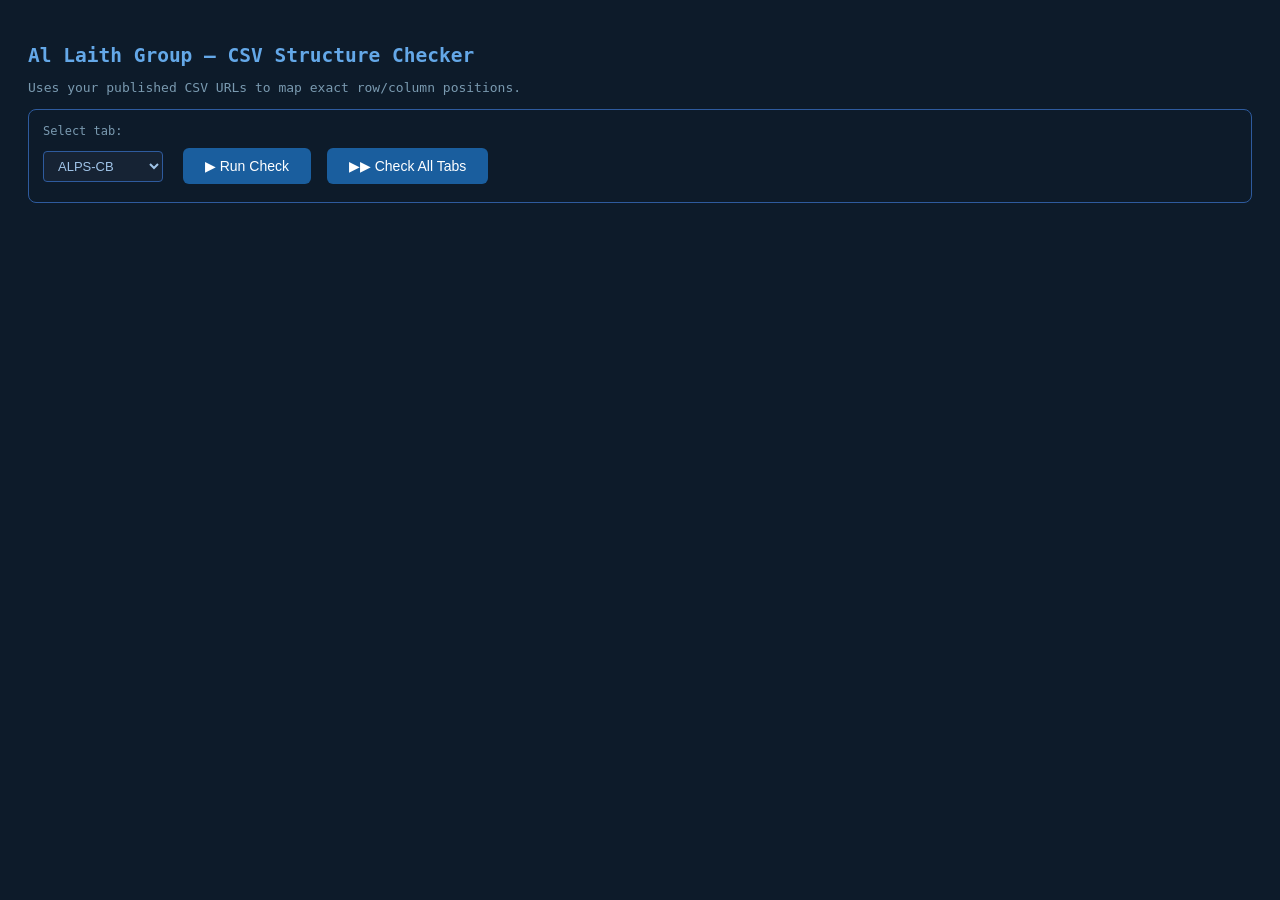
<file: debug_checker.html>
<!DOCTYPE html>
<html>
<head>
<title>AL Laith — CSV Debug Checker</title>
<style>
body{font-family:monospace;padding:20px;background:#0D1B2A;color:#A0C4E8}
h2{color:#64A8E8;margin-bottom:6px}
.ok{color:#2ECC71}.err{color:#E74C3C}.warn{color:#F39C12}
pre{background:#162334;padding:10px;border-radius:6px;overflow-x:auto;font-size:11px;line-height:1.7;max-height:300px;overflow-y:auto}
button{background:#1A5E9E;color:#fff;border:none;padding:10px 22px;border-radius:6px;font-size:14px;cursor:pointer;margin:4px}
button:hover{background:#2E7DC4}
.section{margin-bottom:14px;border:1px solid #2E5B9E;border-radius:8px;padding:14px}
textarea{width:100%;height:180px;background:#0A1520;color:#2ECC71;border:1px solid #2E5B9E;border-radius:4px;padding:8px;font-size:11px;font-family:monospace}
select{background:#162334;color:#A0C4E8;border:1px solid #2E5B9E;border-radius:4px;padding:6px 10px;font-size:13px;margin-right:8px}
</style>
</head>
<body>
<h2>Al Laith Group — CSV Structure Checker</h2>
<p style="color:#7A9AB0;margin-bottom:14px">Uses your published CSV URLs to map exact row/column positions.</p>

<div class="section">
  <label style="color:#7A9AB0;font-size:12px;display:block;margin-bottom:6px">Select tab:</label>
  <select id="tabSel">
    <option value="ALPS">ALPS-CB</option>
    <option value="ALICLER">ALICLER-CB</option>
    <option value="OMAN">Oman-CB</option>
    <option value="SS">SS-CB</option>
    <option value="KSA">Ksa-CB</option>
    <option value="ALPS_BR">ALPS BR-CB</option>
    <option value="ALPS_UZ">ALPS-UZ-CB</option>
  </select>
  <button onclick="runCheck()">&#9654; Run Check</button>
  <button onclick="runAll()">&#9654;&#9654; Check All Tabs</button>
</div>

<div id="out"></div>

<script>
const CSV_URLS = {
  ALPS:    'https://docs.google.com/spreadsheets/d/e/2PACX-1vRy1TjYnEJ36l49q0oWFVfTjwfOfK74t45oXgoW2_7LZIPEry0HuXoevkm3dIYIMwiZMpUL_W4KR3Ei/pub?gid=201022155&single=true&output=csv',
  ALICLER: 'https://docs.google.com/spreadsheets/d/e/2PACX-1vRy1TjYnEJ36l49q0oWFVfTjwfOfK74t45oXgoW2_7LZIPEry0HuXoevkm3dIYIMwiZMpUL_W4KR3Ei/pub?gid=1424606901&single=true&output=csv',
  OMAN:    'https://docs.google.com/spreadsheets/d/e/2PACX-1vRy1TjYnEJ36l49q0oWFVfTjwfOfK74t45oXgoW2_7LZIPEry0HuXoevkm3dIYIMwiZMpUL_W4KR3Ei/pub?gid=1881988227&single=true&output=csv',
  SS:      'https://docs.google.com/spreadsheets/d/e/2PACX-1vRy1TjYnEJ36l49q0oWFVfTjwfOfK74t45oXgoW2_7LZIPEry0HuXoevkm3dIYIMwiZMpUL_W4KR3Ei/pub?gid=1126609662&single=true&output=csv',
  KSA:     'https://docs.google.com/spreadsheets/d/e/2PACX-1vRy1TjYnEJ36l49q0oWFVfTjwfOfK74t45oXgoW2_7LZIPEry0HuXoevkm3dIYIMwiZMpUL_W4KR3Ei/pub?gid=1405193407&single=true&output=csv',
  ALPS_BR: 'https://docs.google.com/spreadsheets/d/e/2PACX-1vRy1TjYnEJ36l49q0oWFVfTjwfOfK74t45oXgoW2_7LZIPEry0HuXoevkm3dIYIMwiZMpUL_W4KR3Ei/pub?gid=781070140&single=true&output=csv',
  ALPS_UZ: 'https://docs.google.com/spreadsheets/d/e/2PACX-1vRy1TjYnEJ36l49q0oWFVfTjwfOfK74t45oXgoW2_7LZIPEry0HuXoevkm3dIYIMwiZMpUL_W4KR3Ei/pub?gid=1975420796&single=true&output=csv',
};

function parseCSV(text){
  const rows=[];
  for(const line of text.split('\n')){
    const row=[];let cur='',inQ=false;
    for(let i=0;i<line.length;i++){
      const c=line[i];
      if(c==='"')inQ=!inQ;
      else if(c===','&&!inQ){row.push(cur.trim());cur='';}
      else cur+=c;
    }
    row.push(cur.trim());
    rows.push(row);
  }
  return rows;
}

function colLetter(n){
  let s='';n=n+1;
  while(n>0){s=String.fromCharCode(65+(n-1)%26)+s;n=Math.floor((n-1)/26);}
  return s;
}

function pn(v){
  const n=parseFloat((v||'').toString().replace(/,/g,'').replace(/"/g,''));
  return isNaN(n)?null:n;
}

async function checkTab(co){
  const url = CSV_URLS[co];
  let html = `<div class="section"><h3 style="color:#64A8E8;margin-bottom:8px">&#9654; ${co}</h3>`;
  try {
    const res = await fetch(url);
    if(!res.ok) throw new Error('HTTP '+res.status);
    const text = await res.text();
    const rows = parseCSV(text);
    const maxCol = Math.max(...rows.slice(0,20).map(r=>r.length));

    html += `<p class="ok">✓ OK — ${rows.length} rows × ${maxCol} cols</p>`;

    // ── 1. Scan col A for key row labels ──
    const KEYWORDS = ['opening','cash balance','total inflow','total outflow',
      'closing','salaries','wages','rent','vat','tax','capex',
      'advance','intercompany','supplier','debt','collect','borrowing',
      'estimated cash','sub-total','subtotal'];
    html += `<p class="warn" style="margin:8px 0 3px">Key rows (col A scan):</p><pre>`;
    const keyRows = {};
    for(let i=0;i<rows.length;i++){
      const a=(rows[i][0]||'').trim();
      if(a && KEYWORDS.some(k=>a.toLowerCase().includes(k))){
        html += `Row ${String(i+1).padStart(4)}: "${a}"\n`;
        keyRows[a.substring(0,40)] = i; // 0-based
      }
    }
    html += `</pre>`;

    // ── 2. Find date/week column headers ──
    html += `<p class="warn" style="margin:8px 0 3px">Column headers (rows 1-10, non-empty cells, col 100+):</p><pre>`;
    for(let r=0;r<10;r++){
      for(let c=100;c<(rows[r]||[]).length;c++){
        const v=(rows[r][c]||'').trim();
        if(v) html += `R${r+1} C${c}(${colLetter(c)}): "${v}"\n`;
      }
    }
    html += `</pre>`;

    // ── 3. Show rows 9-35 last 30 cols (find numeric data) ──
    html += `<p class="warn" style="margin:8px 0 3px">Rows 9-35, last 30 cols (numeric values):</p><pre>`;
    const startC = Math.max(100, maxCol-35);
    for(let r=8;r<35&&r<rows.length;r++){
      const row=rows[r]||[];
      let line=`R${String(r+1).padStart(3)}: `;
      let hasVal=false;
      for(let c=startC;c<row.length;c++){
        const v=pn(row[c]);
        if(v!==null&&Math.abs(v)>0.001){
          line+=`${colLetter(c)}=${v}  `;
          hasVal=true;
        }
      }
      if(hasVal) html+=line+`  [label:"${(row[0]||'').substring(0,35)}"]\n`;
    }
    html += `</pre>`;

    // ── 4. Build copy-paste summary ──
    const lastCols = (rows[5]||[]).slice(-40);
    const startIdx = (rows[5]||[]).length - 40;
    const colHeaders = {};
    for(let r=0;r<8;r++){
      for(let c=startIdx;c<(rows[r]||[]).length;c++){
        const v=(rows[r][c]||'').trim();
        if(v && (v.match(/jan|feb|mar|apr|may|jun|jul|aug|sep|oct|nov|dec|w\/e|week|total|2025|2026/i))){
          colHeaders[colLetter(c)] = v;
        }
      }
    }

    const summary = {
      co, totalRows:rows.length, totalCols:maxCol,
      keyRowsFound: keyRows,
      colHeadersFound: colHeaders,
      row10_sample: (rows[9]||[]).slice(startIdx).map((v,i)=>`${colLetter(startIdx+i)}:${v}`).filter(x=>x.split(':')[1]).join(' | '),
      row11_sample: (rows[10]||[]).slice(startIdx).map((v,i)=>`${colLetter(startIdx+i)}:${v}`).filter(x=>x.split(':')[1]).join(' | '),
      row33_sample: (rows[32]||[]).slice(startIdx).map((v,i)=>`${colLetter(startIdx+i)}:${v}`).filter(x=>x.split(':')[1]).join(' | '),
      row103_sample: (rows[102]||[]).slice(startIdx).map((v,i)=>`${colLetter(startIdx+i)}:${v}`).filter(x=>x.split(':')[1]).join(' | '),
      row105_sample: (rows[104]||[]).slice(startIdx).map((v,i)=>`${colLetter(startIdx+i)}:${v}`).filter(x=>x.split(':')[1]).join(' | '),
    };

    html += `<p class="warn" style="margin:8px 0 3px">&#128203; COPY THIS AND PASTE TO CLAUDE:</p>
<textarea>${JSON.stringify(summary,null,2)}</textarea>`;

  } catch(e){
    html += `<p class="err">✗ ${e.message}</p><p class="warn">Make sure this tab is published as CSV in File → Share → Publish to web</p>`;
  }
  html += `</div>`;
  return html;
}

async function runCheck(){
  const co = document.getElementById('tabSel').value;
  document.getElementById('out').innerHTML='<p class="warn">Fetching...</p>';
  document.getElementById('out').innerHTML = await checkTab(co);
}

async function runAll(){
  document.getElementById('out').innerHTML='<p class="warn">Checking all 7 tabs...</p>';
  let html='';
  for(const co of Object.keys(CSV_URLS)){
    document.getElementById('out').innerHTML = html + `<p class="warn">Checking ${co}...</p>`;
    html += await checkTab(co);
    document.getElementById('out').innerHTML = html;
  }
}
</script>
</body>
</html>
</file>
